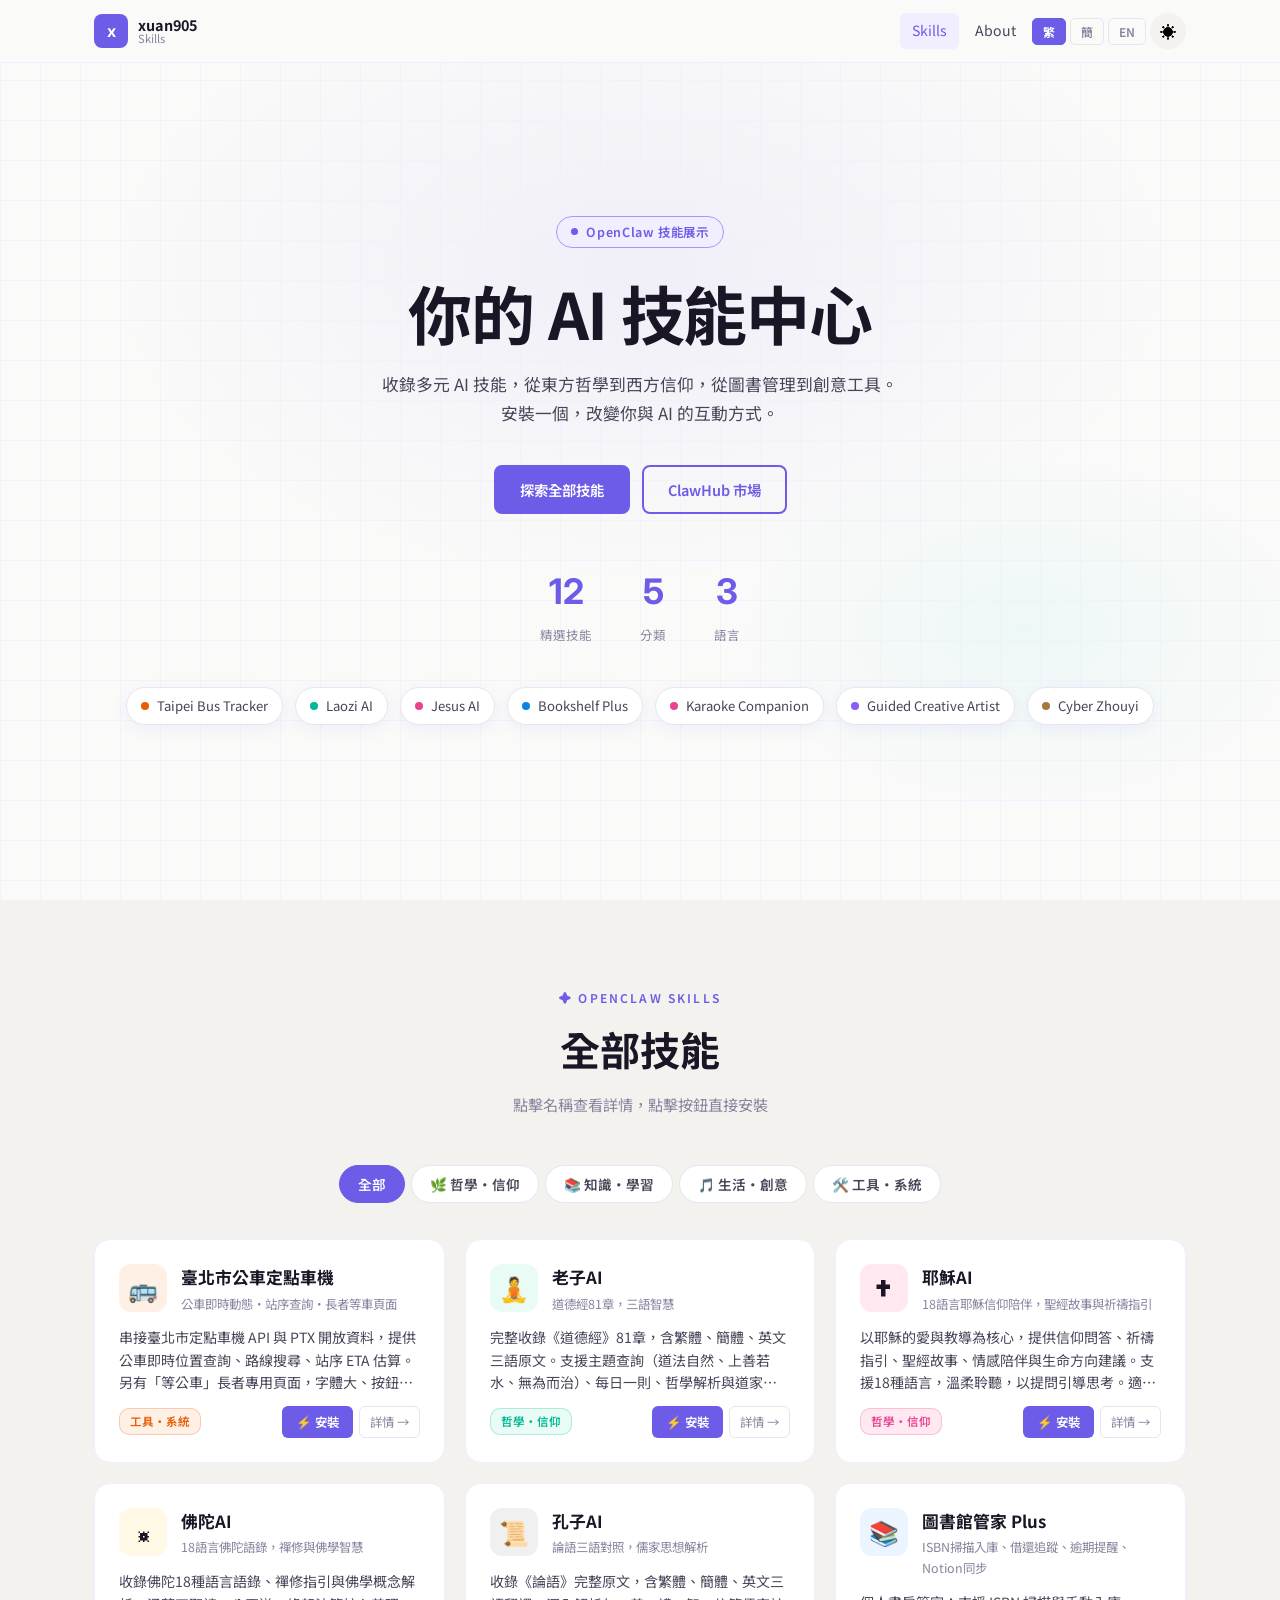
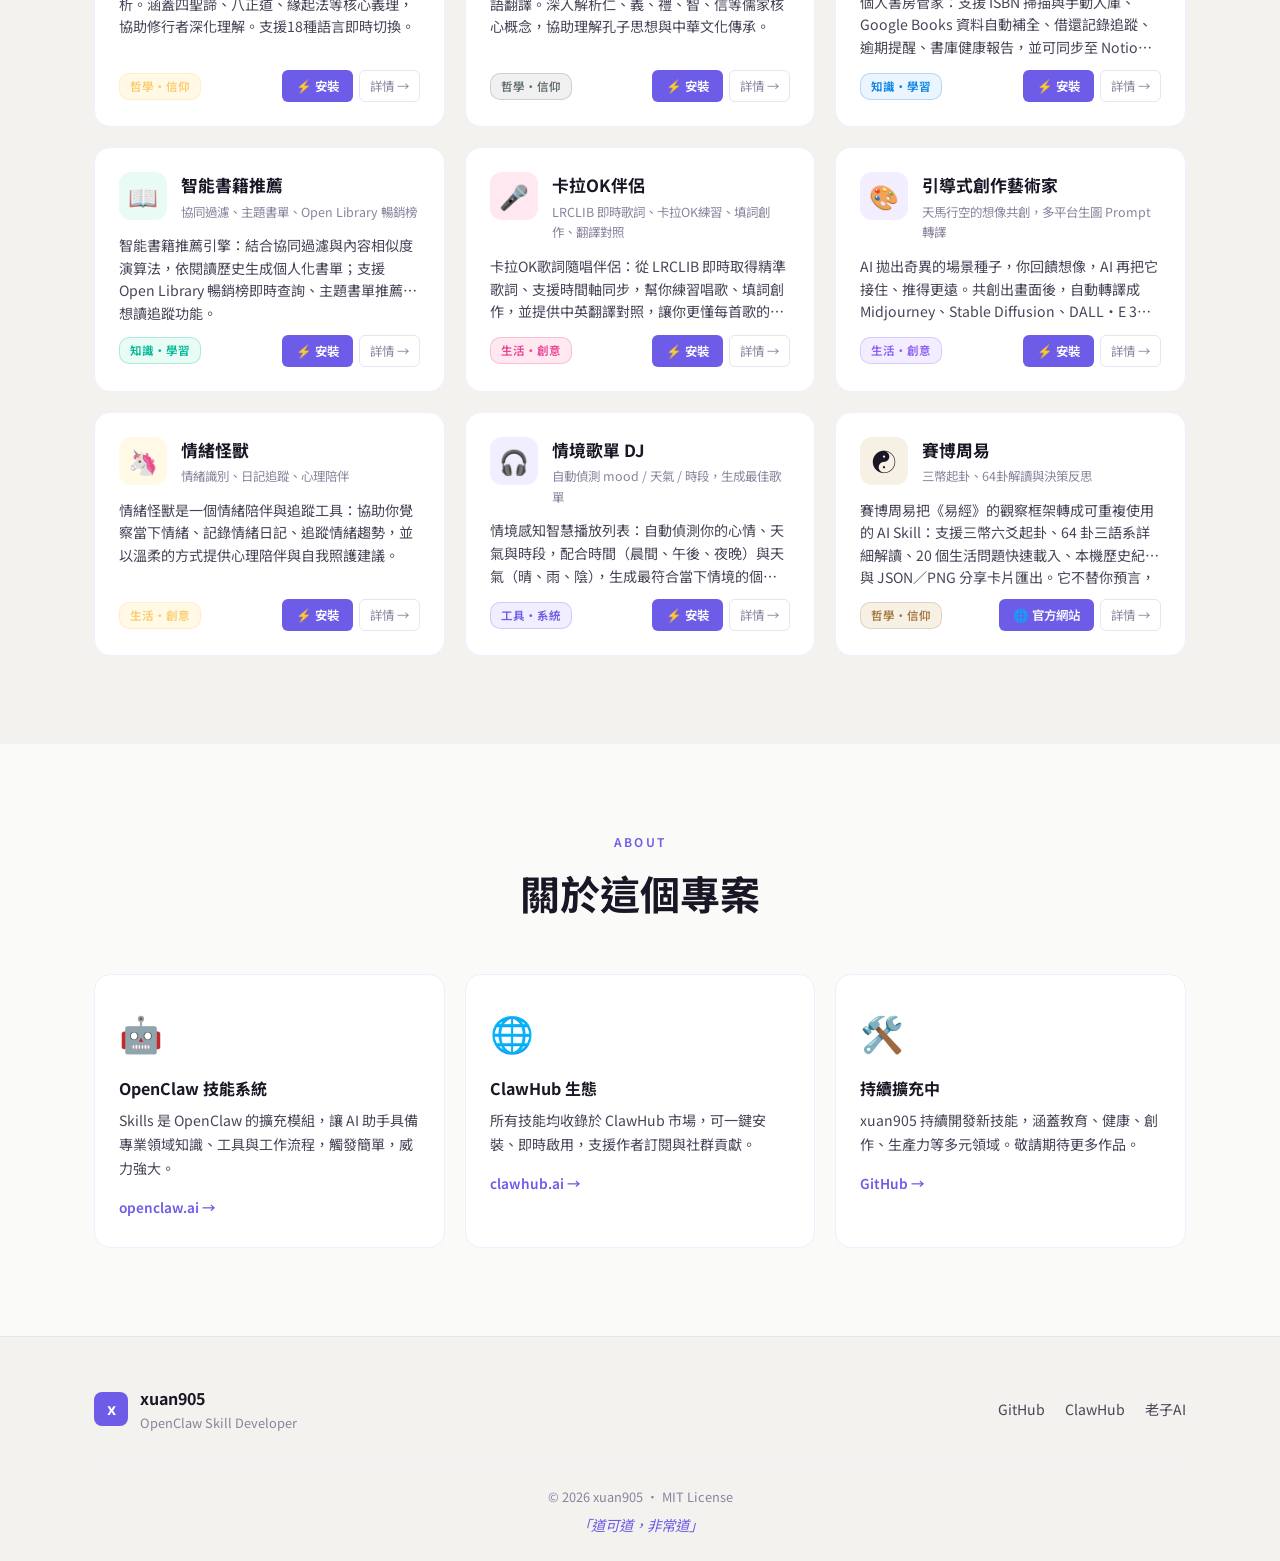
<file: index.html>
﻿<!DOCTYPE html>
<html lang="zh-TW">
<head>
  <meta charset="UTF-8">
  <meta name="viewport" content="width=device-width, initial-scale=1.0">
  <title>xuan905 Skills · OpenClaw 技能中心</title>
  <meta name="description" content="xuan905 的 OpenClaw AI 技能中心，收錄老子AI、耶穌AI、佛陀AI、圖書館管家、卡拉OK伴侶等實用技能。">
  <link rel="preconnect" href="https://fonts.googleapis.com">
  <link href="https://fonts.googleapis.com/css2?family=Noto+Sans+TC:wght@400;500;600;700&family=Noto+Sans+SC:wght@400;500;600;700&family=Inter:wght@400;500;600;700&family=JetBrains+Mono:wght@400;500&display=swap" rel="stylesheet">
  <link rel="stylesheet" href="style.css">
</head>
<body>

  <!-- ===== NAV ===== -->
  <nav class="navbar" id="navbar">
    <div class="nav-inner">
      <a href="#" class="nav-logo">
        <div class="logo-mark">x</div>
        <div class="logo-text">
          <span class="logo-name">xuan905</span>
          <span class="logo-sub">Skills</span>
        </div>
      </a>
      <button class="nav-toggle" id="navToggle" aria-label="Menu">
        <span></span><span></span><span></span>
      </button>
      <ul class="nav-links" id="navLinks">
        <li><a href="#skills" class="active">Skills</a></li>
        <li><a href="#about">About</a></li>
        <li class="lang-group">
          <button class="lang-btn active" data-lang="zh-TW">繁</button>
          <button class="lang-btn" data-lang="zh-CN">簡</button>
          <button class="lang-btn" data-lang="en">EN</button>
        </li>
        <li>
          <button class="theme-btn" id="themeBtn" aria-label="Toggle theme">
            <span id="themeIcon">☀️</span>
          </button>
        </li>
      </ul>
    </div>
  </nav>

  <!-- ===== HERO ===== -->
  <section class="hero" id="home">
    <div class="hero-bg-grid"></div>
    <div class="hero-content">
      <div class="hero-badge">
        <span class="badge-dot"></span>
        <span data-i18n="hero.badge">OpenClaw Skill Showcase</span>
      </div>
      <h1 class="hero-title">
        <span data-i18n="hero.title">你的 AI 技能中心</span>
      </h1>
      <p class="hero-desc" data-i18n="hero.desc">
        收錄多元 AI 技能，從東方哲學到西方信仰，從圖書管理到創意工具。<br>
        安裝一個，改變你與 AI 的互動方式。
      </p>
      <div class="hero-actions">
        <a href="#skills" class="btn btn-primary" data-i18n="hero.btnBrowse">探索全部技能</a>
        <a href="https://clawhub.ai" target="_blank" class="btn btn-outline" data-i18n="hero.btnClawhub">ClawHub 市場</a>
      </div>
      <div class="hero-stats">
        <div class="stat">
          <strong id="skillCount">8</strong>
          <span data-i18n="hero.statSkills">精選技能</span>
        </div>
        <div class="stat">
          <strong>5</strong>
          <span data-i18n="hero.statCats">分類</span>
        </div>
        <div class="stat">
          <strong>3</strong>
          <span data-i18n="hero.statLang">語言</span>
        </div>
      </div>
    </div>
    <div class="hero-cards-preview" id="heroCards">
      <!-- JS 動態生成 -->
    </div>
  </section>

  <!-- ===== SKILLS ===== -->
  <section class="section skills-section" id="skills">
    <div class="container">
      <div class="section-header">
        <p class="section-eyebrow" data-i18n="skills.eyebrow">✦ OpenClaw Skills</p>
        <h2 class="section-title" data-i18n="skills.title">全部技能</h2>
        <p class="section-desc" data-i18n="skills.desc">點擊名稱查看詳情，點擊按鈕直接安裝</p>
      </div>

      <!-- Category Filters -->
      <div class="category-tabs" id="categoryTabs">
        <button class="cat-tab active" data-cat="all" data-i18n="skills.catAll">全部</button>
        <button class="cat-tab" data-cat="philosophy" data-i18n="skills.catPhilosophy">🌿 哲學・信仰</button>
        <button class="cat-tab" data-cat="knowledge" data-i18n="skills.catKnowledge">📚 知識・學習</button>
        <button class="cat-tab" data-cat="life" data-i18n="skills.catLife">🎵 生活・創意</button>
        <button class="cat-tab" data-cat="tools" data-i18n="skills.catTools">🛠️ 工具・系統</button>
      </div>

      <!-- Skills Grid -->
      <div class="skills-grid" id="skillsGrid"></div>
    </div>
  </section>

  <!-- ===== SKILL DETAIL MODAL ===== -->
  <div class="modal-overlay" id="skillModal">
    <div class="modal" role="dialog">
      <button class="modal-close" id="modalClose">✕</button>
      <div class="modal-body" id="modalBody"></div>
    </div>
  </div>

  <!-- ===== ABOUT ===== -->
  <section class="section about-section" id="about">
    <div class="container">
      <div class="section-header">
        <p class="section-eyebrow">About</p>
        <h2 class="section-title" data-i18n="about.title">關於這個專案</h2>
      </div>
      <div class="about-grid">
        <div class="about-card">
          <div class="about-icon">🤖</div>
          <h3 data-i18n="about.card1Title">OpenClaw 技能系統</h3>
          <p data-i18n="about.card1Desc">Skills 是 OpenClaw 的擴充模組，讓 AI 助手具備專業領域知識、工具與工作流程，觸發簡單，威力強大。</p>
          <a href="https://openclaw.ai" target="_blank" class="about-link">openclaw.ai →</a>
        </div>
        <div class="about-card">
          <div class="about-icon">🌐</div>
          <h3 data-i18n="about.card2Title">ClawHub 生態</h3>
          <p data-i18n="about.card2Desc">所有技能均收錄於 ClawHub 市場，可一鍵安裝、即時啟用，支援作者訂閱與社群貢獻。</p>
          <a href="https://clawhub.ai" target="_blank" class="about-link">clawhub.ai →</a>
        </div>
        <div class="about-card">
          <div class="about-icon">🛠️</div>
          <h3 data-i18n="about.card3Title">持續擴充中</h3>
          <p data-i18n="about.card3Desc">xuan905 持續開發新技能，涵蓋教育、健康、創作、生產力等多元領域。敬請期待更多作品。</p>
          <a href="https://github.com/xuan905" target="_blank" class="about-link">GitHub →</a>
        </div>
      </div>
    </div>
  </section>

  <!-- ===== FOOTER ===== -->
  <footer class="footer">
    <div class="container">
      <div class="footer-inner">
        <div class="footer-brand">
          <div class="logo-mark">x</div>
          <div>
            <p class="footer-name">xuan905</p>
            <p class="footer-sub" data-i18n="footer.sub">OpenClaw Skill Developer</p>
          </div>
        </div>
        <div class="footer-links">
          <a href="https://github.com/xuan905" target="_blank" data-i18n="footer.github">GitHub</a>
          <a href="https://clawhub.ai" target="_blank" data-i18n="footer.clawhub">ClawHub</a>
          <a href="https://xuan905.github.io/laozi-ai-skill/" target="_blank" data-i18n="footer.laozi">老子AI</a>
        </div>
      </div>
      <div class="footer-bottom">
        <p>© 2026 xuan905 · MIT License</p>
        <p class="footer-quote" data-i18n="footer.quote">「道可道，非常道」</p>
      </div>
    </div>
  </footer>

  <script src="data.js?v=7084de1"></script>
  <script src="app.js?v=7084de1"></script>
</body>
</html>
</file>
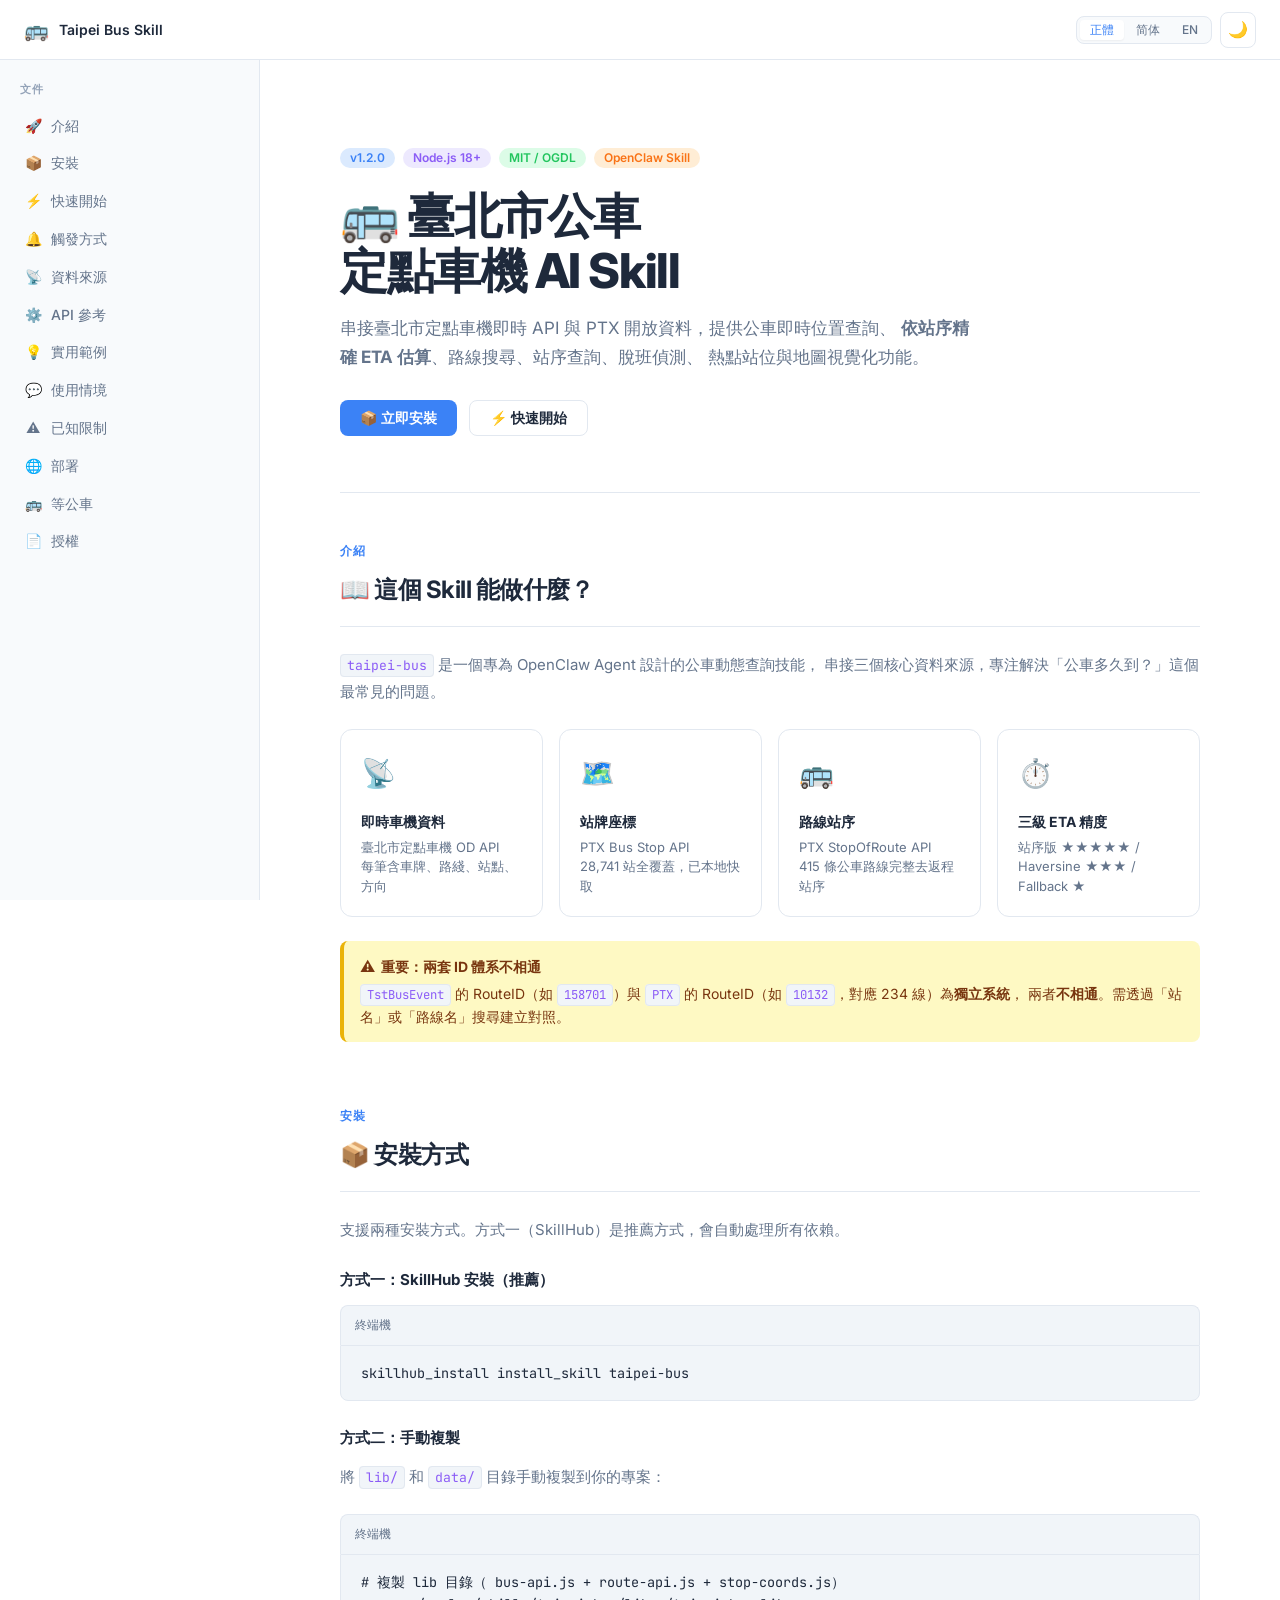
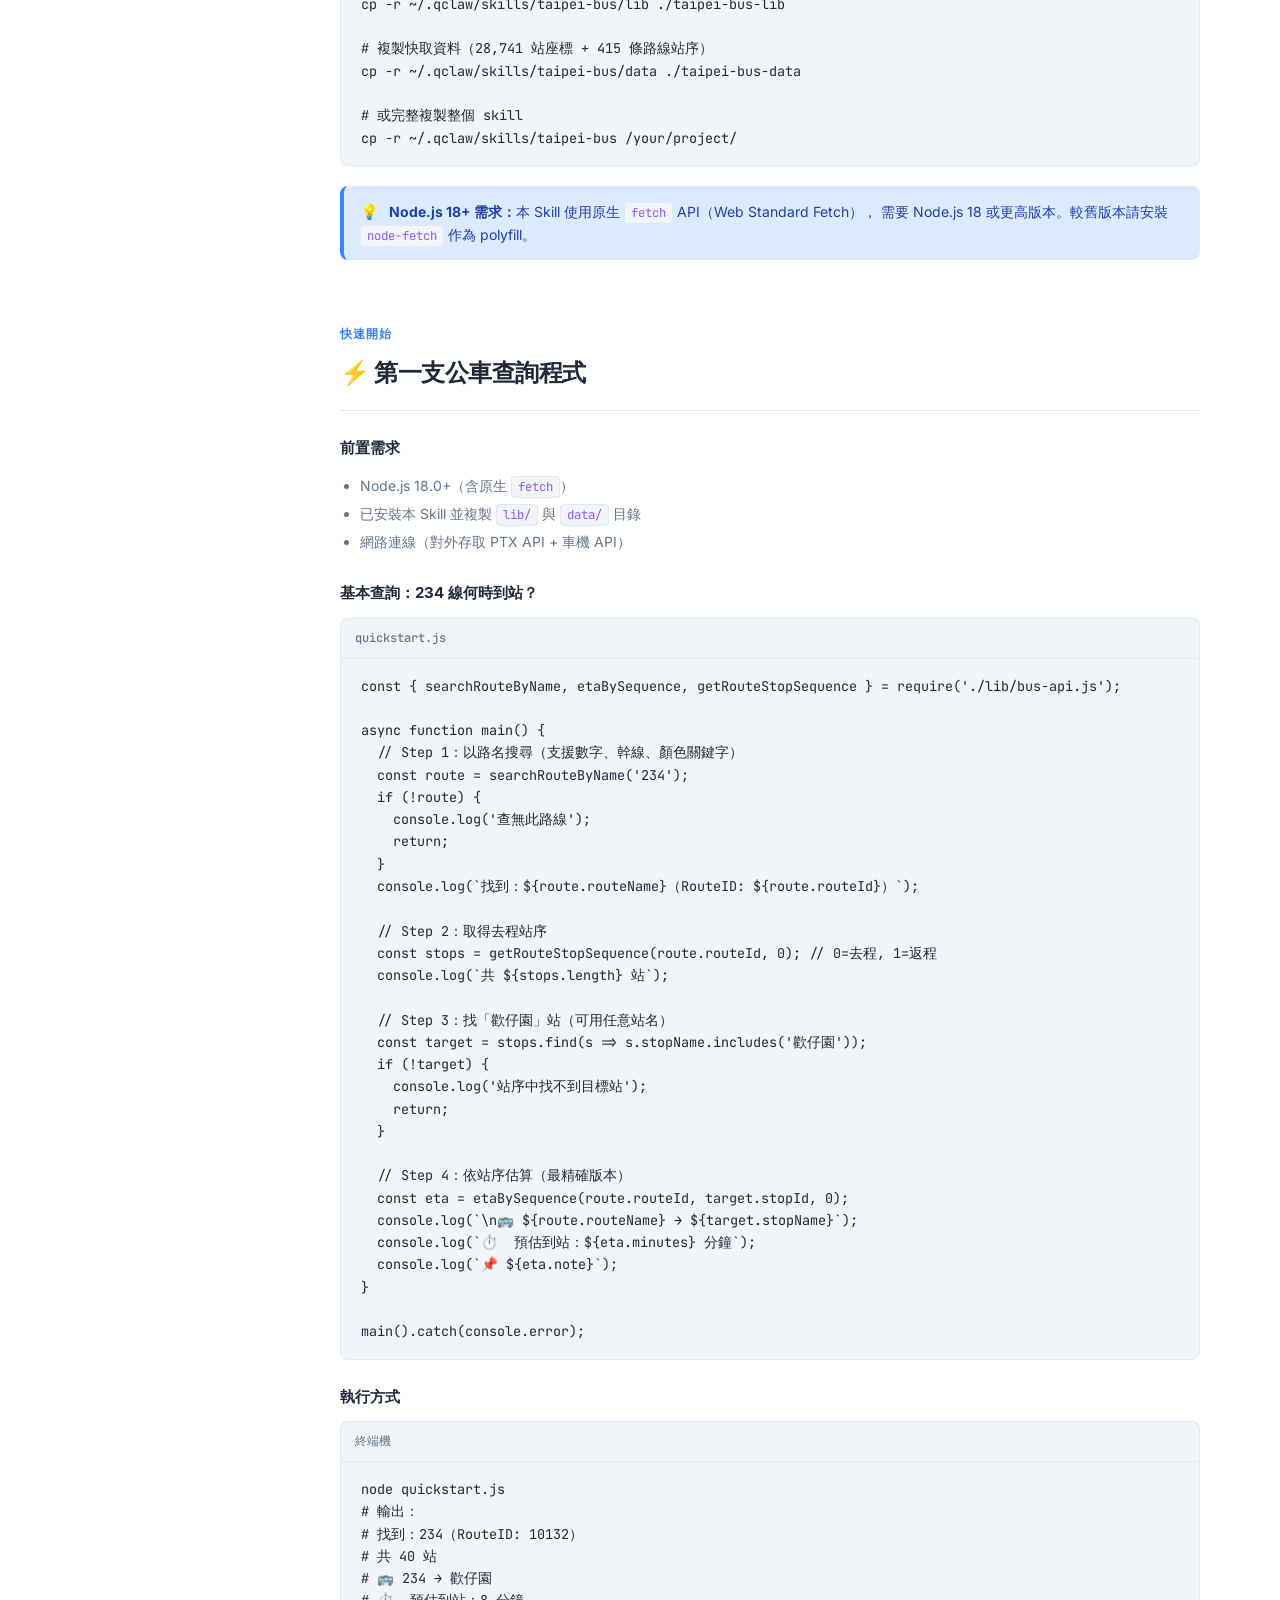
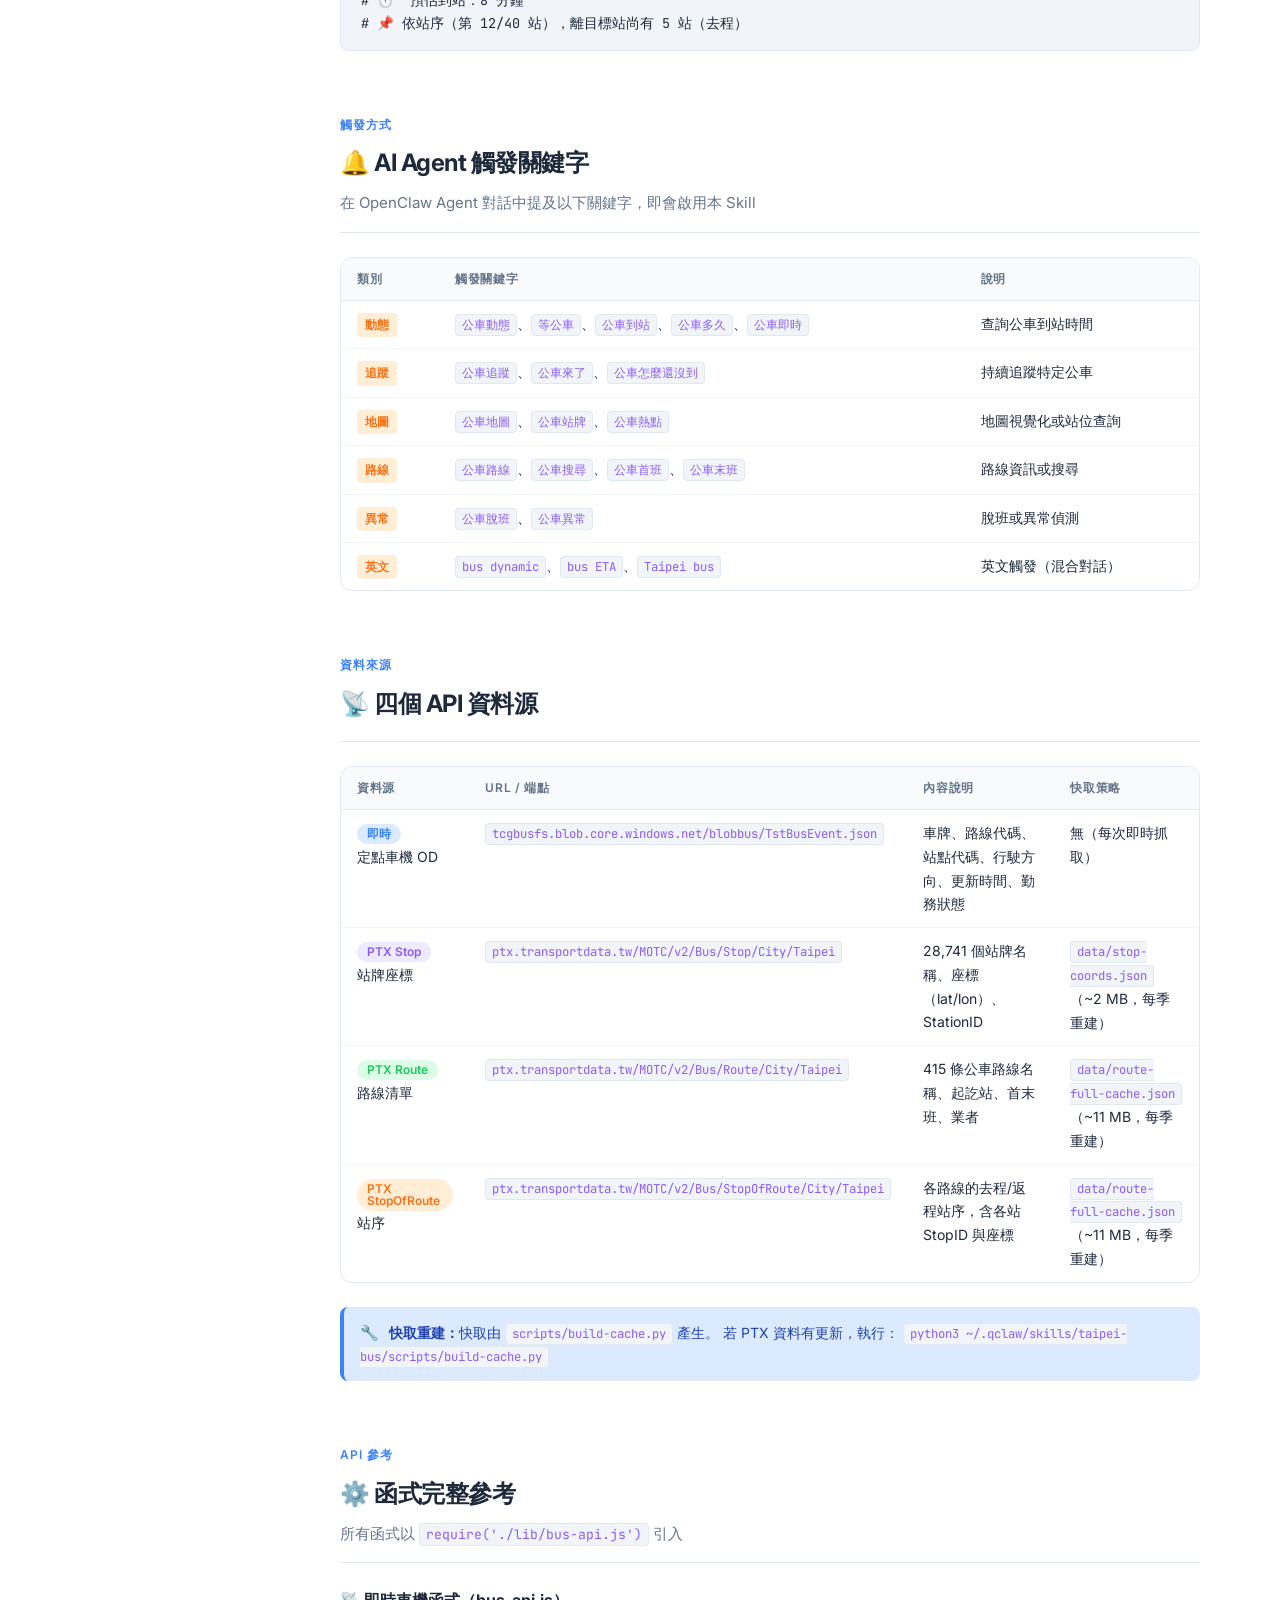
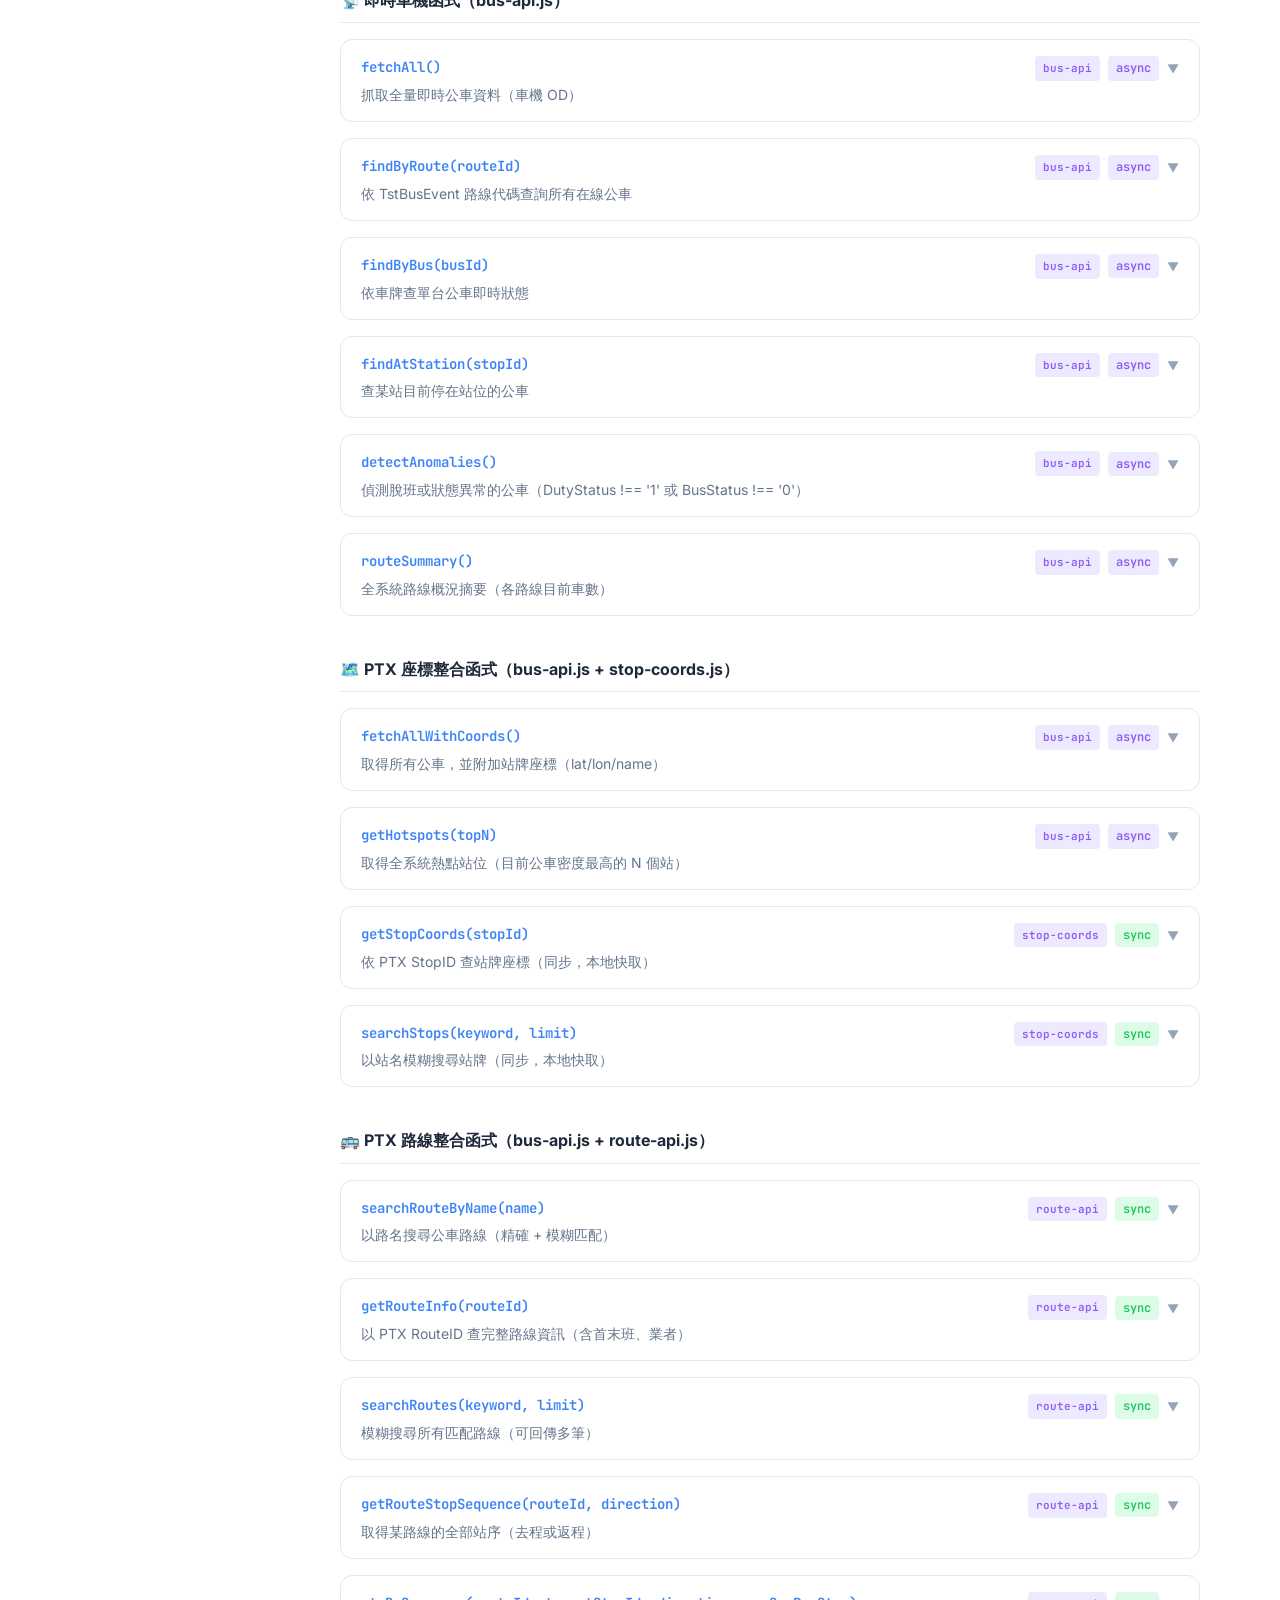
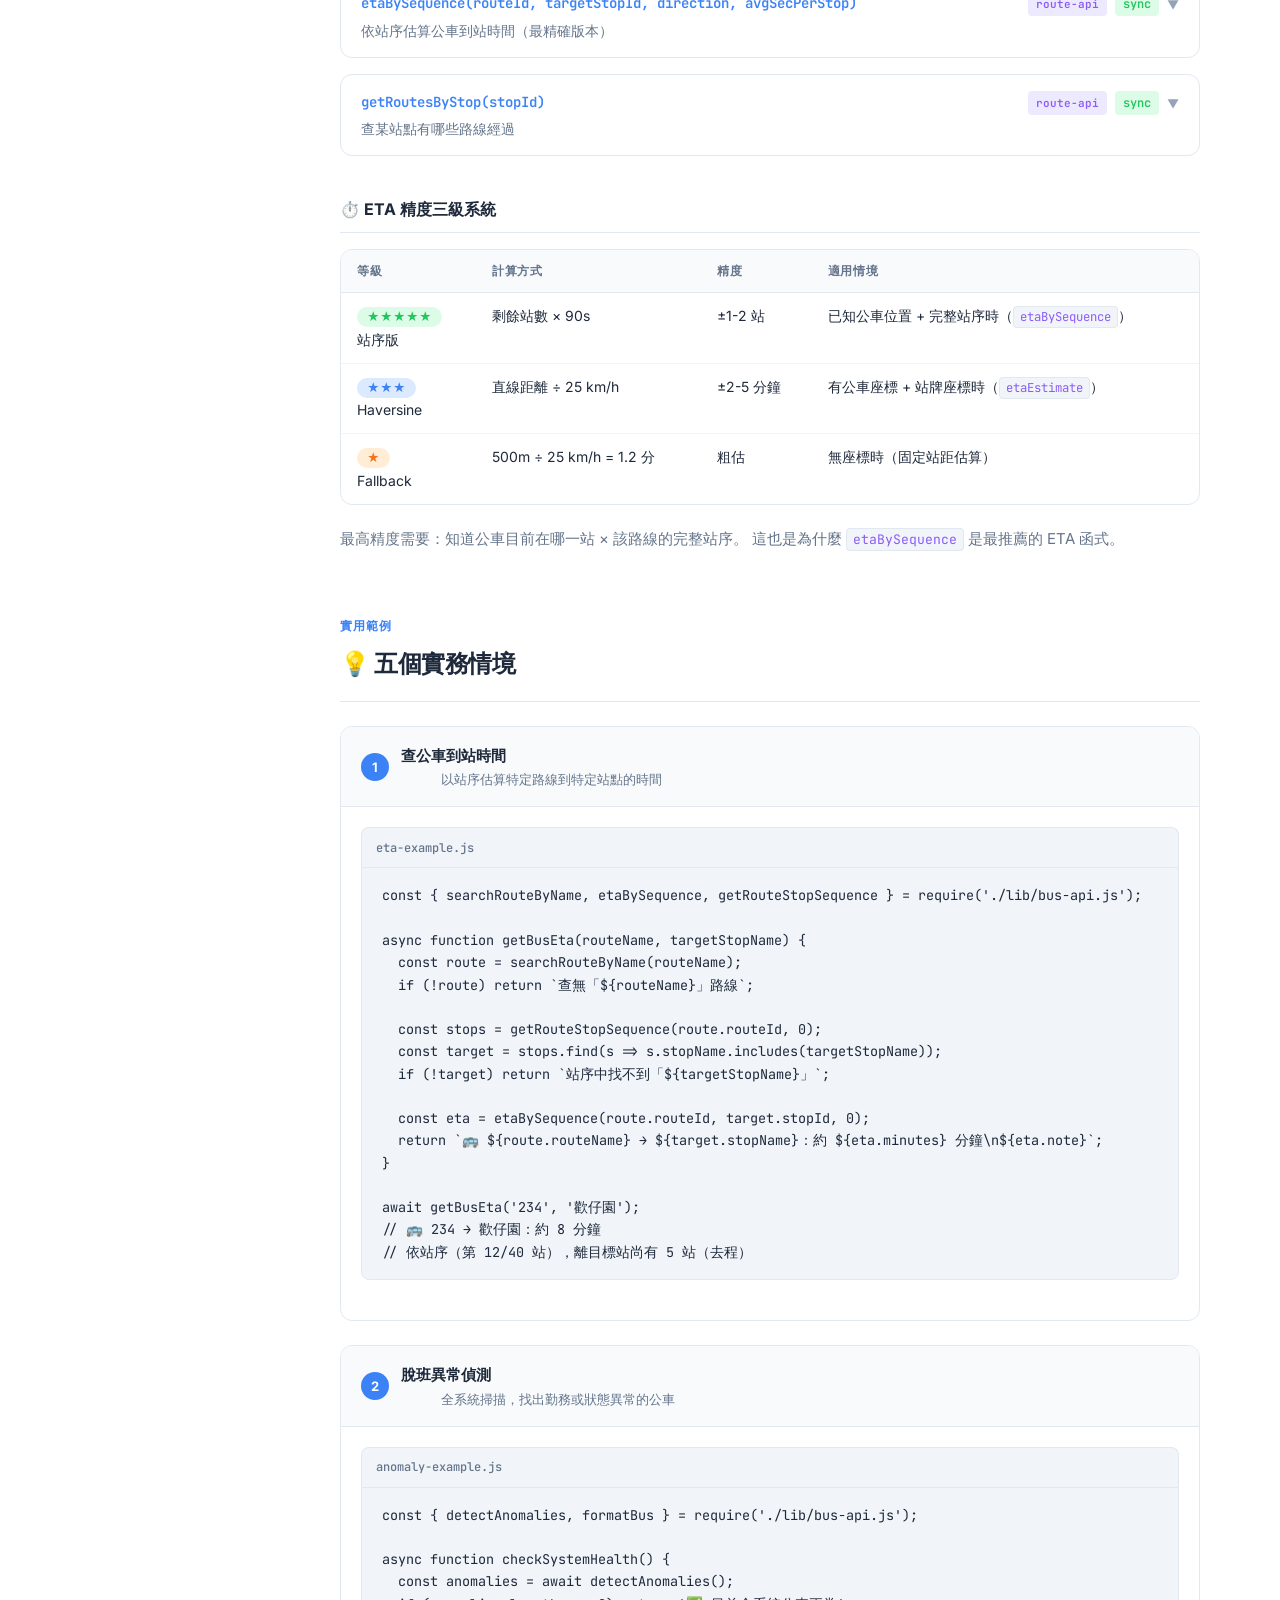
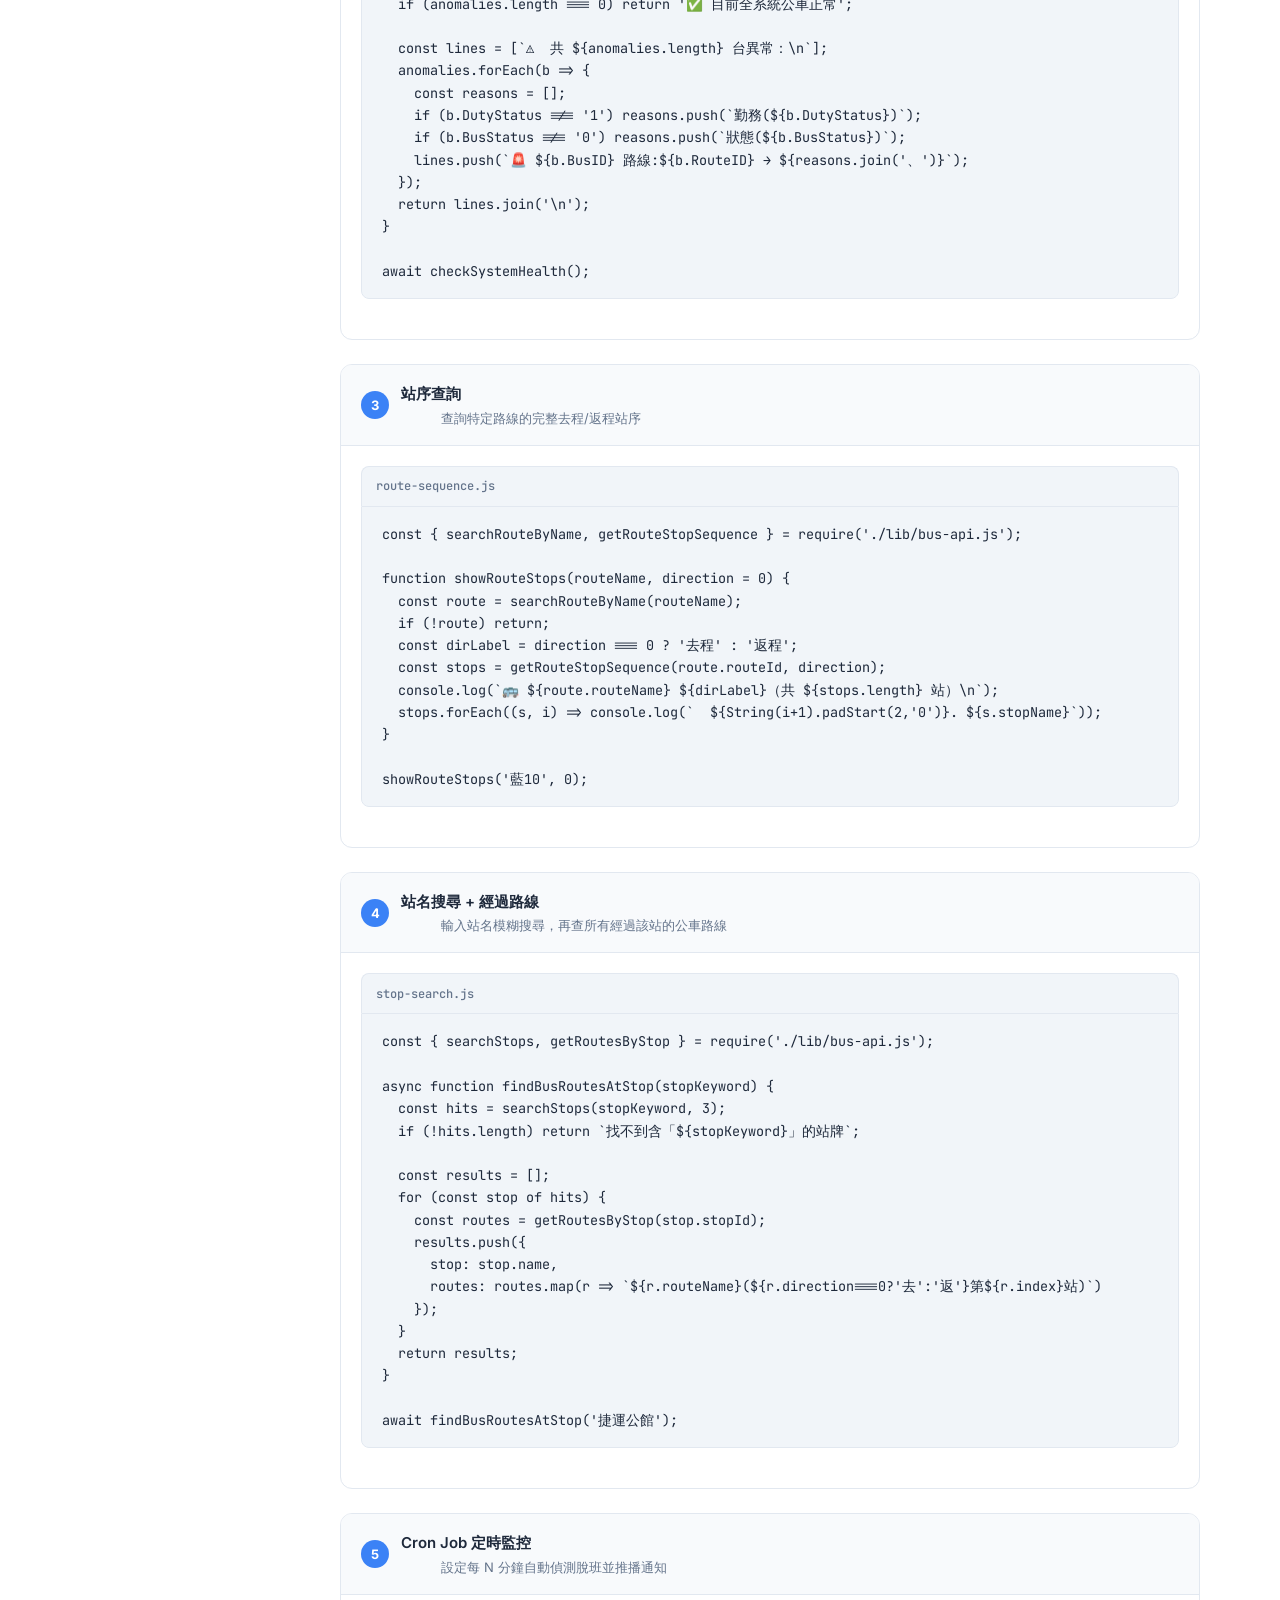
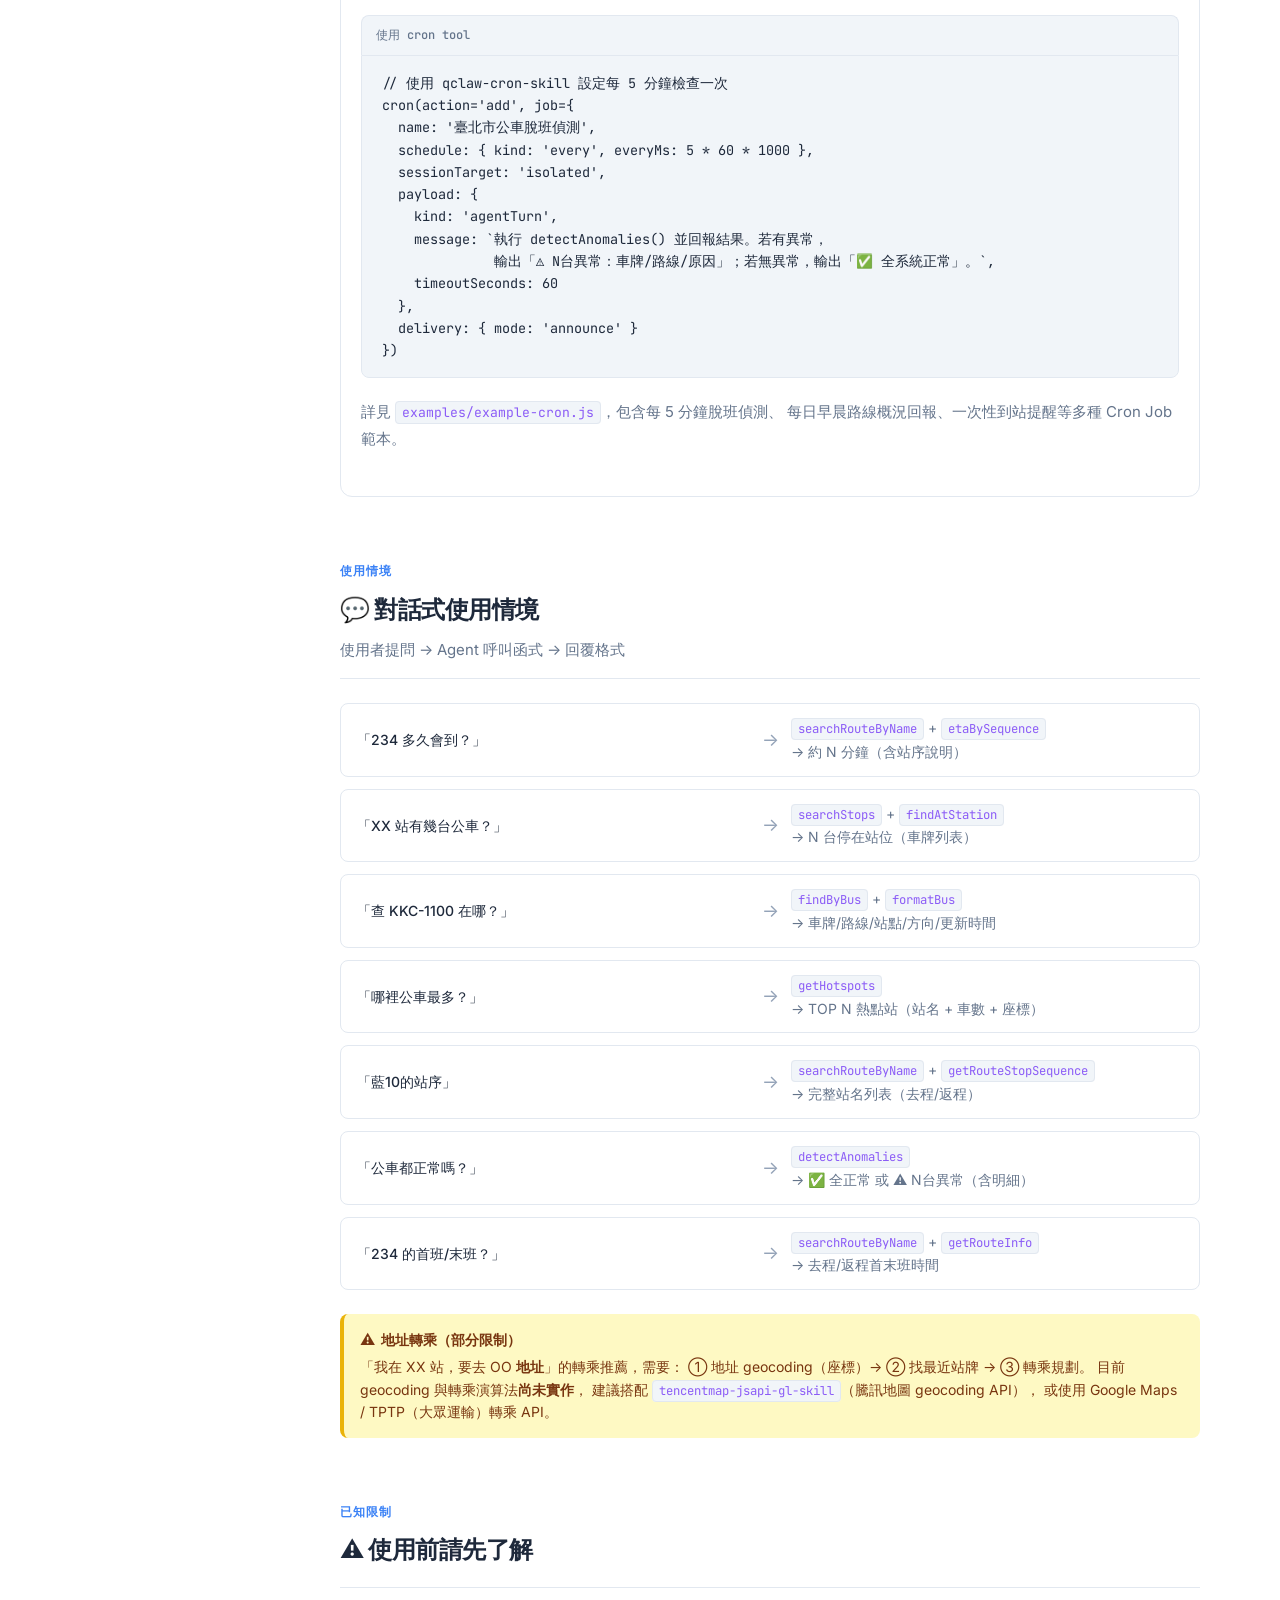
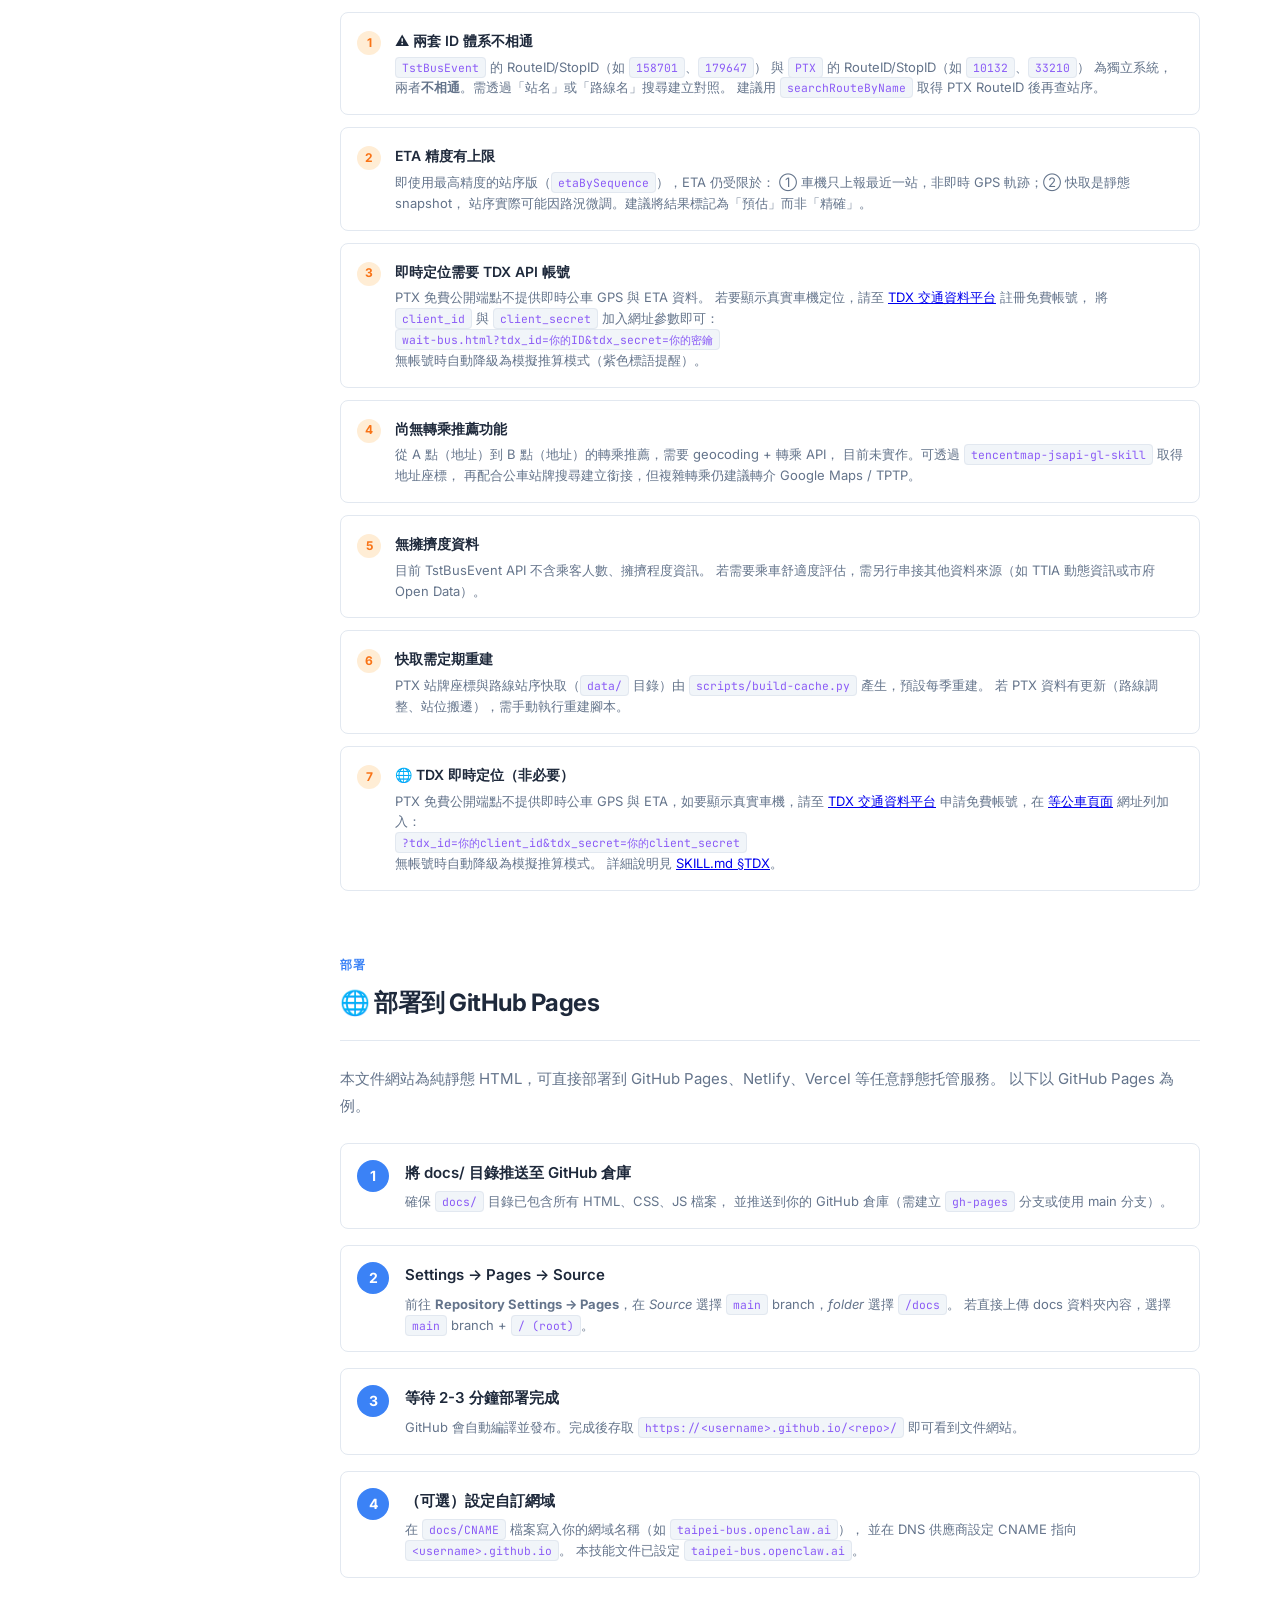
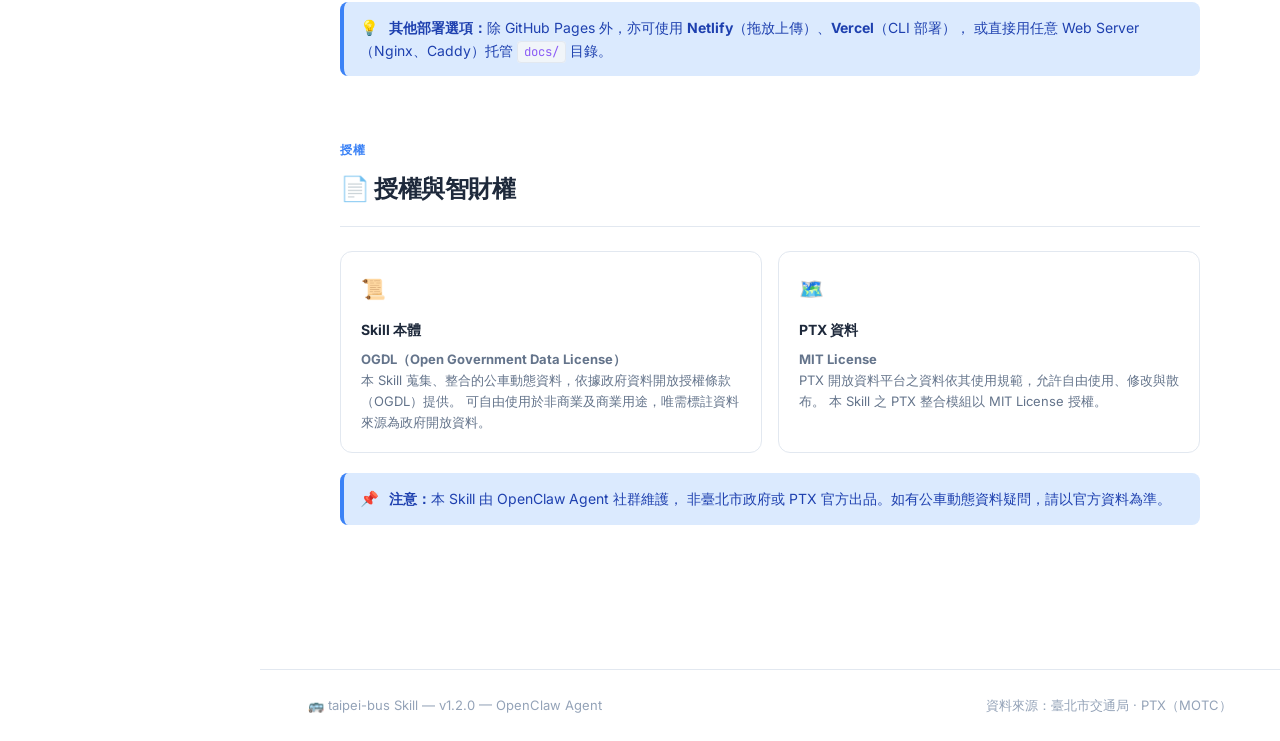
<file: bus/index.html>
<!DOCTYPE html>
<html lang="zh-TW" data-theme="light">
<head>
  <meta charset="UTF-8">
  <meta name="viewport" content="width=device-width, initial-scale=1.0">
  <title>🚌 臺北市公車定點車機 AI Skill — OpenClaw</title>
  <meta name="description" content="臺北市公車即時動態查詢 AI Skill，串接定點車機 API + PTX，整合 ETA 估算、脫班偵測、路名搜尋、站序查詢。">
  <meta property="og:title" content="臺北市公車定點車機 AI Skill">
  <meta property="og:description" content="即時車位查詢 × 依站序精確 ETA × 路線資訊 × 地圖視覺化 × 脫班偵測">
  <meta property="og:type" content="website">
  <link rel="stylesheet" href="assets/css/style.css">
  <link rel="icon" href="data:image/svg+xml,<svg xmlns='http://www.w3.org/2000/svg' viewBox='0 0 100 100'><text y='.9em' font-size='90'>🚌</text></svg>">
</head>
<body>

  <!-- Header -->
  <header class="site-header">
    <a href="index.html" class="header-brand">
      <span class="header-logo">🚌</span>
      <span class="header-title">Taipei Bus Skill</span>
    </a>

    <div class="header-actions">
      <!-- Language Switcher -->
      <nav class="lang-switcher" aria-label="選擇語言">
        <button class="lang-btn active" data-lang="zh-TW">正體</button>
        <button class="lang-btn" data-lang="zh-CN">简体</button>
        <button class="lang-btn" data-lang="en">EN</button>
      </nav>

      <!-- Theme Toggle -->
      <button class="theme-toggle" id="themeToggle" aria-label="切換主題">🌙</button>

      <!-- Mobile Menu -->
      <button class="mobile-menu-btn" id="mobileMenuBtn" aria-label="開啟選單">☰</button>
    </div>
  </header>

  <!-- Sidebar Overlay (mobile) -->
  <div class="sidebar-overlay" id="sidebarOverlay"></div>

  <div class="layout">

    <!-- Sidebar -->
    <aside class="sidebar" id="sidebar" role="navigation" aria-label="文件導航">
      <div class="sidebar-section">
        <div class="sidebar-section-title">文件</div>
        <ul class="sidebar-nav">
          <li><a href="#intro" class="sidebar-link active"><span class="nav-icon">🚀</span> 介紹</a></li>
          <li><a href="#installation" class="sidebar-link"><span class="nav-icon">📦</span> 安裝</a></li>
          <li><a href="#quickstart" class="sidebar-link"><span class="nav-icon">⚡</span> 快速開始</a></li>
          <li><a href="#trigger" class="sidebar-link"><span class="nav-icon">🔔</span> 觸發方式</a></li>
          <li><a href="#data-sources" class="sidebar-link"><span class="nav-icon">📡</span> 資料來源</a></li>
          <li><a href="#api-reference" class="sidebar-link"><span class="nav-icon">⚙️</span> API 參考</a></li>
          <li><a href="#examples" class="sidebar-link"><span class="nav-icon">💡</span> 實用範例</a></li>
          <li><a href="#use-cases" class="sidebar-link"><span class="nav-icon">💬</span> 使用情境</a></li>
          <li><a href="#limitations" class="sidebar-link"><span class="nav-icon">⚠️</span> 已知限制</a></li>
          <li><a href="#deployment" class="sidebar-link"><span class="nav-icon">🌐</span> 部署</a></li>
          <li><a href="wait-bus.html" class="sidebar-link"><span class="nav-icon">🚌</span> 等公車</a></li>
          <li><a href="#license" class="sidebar-link"><span class="nav-icon">📄</span> 授權</a></li>
        </ul>
      </div>
    </aside>

    <!-- Main Content -->
    <main class="main-content">
      <div class="content-wrapper">

        <!-- Hero -->
        <section class="hero" id="hero">
          <div class="hero-badge-row">
            <span class="badge badge-blue">v1.2.0</span>
            <span class="badge badge-purple">Node.js 18+</span>
            <span class="badge badge-green">MIT / OGDL</span>
            <span class="badge badge-orange">OpenClaw Skill</span>
          </div>
          <h1 class="hero-title">🚌 臺北市公車<br>定點車機 AI Skill</h1>
          <p class="hero-description">
            串接臺北市定點車機即時 API 與 PTX 開放資料，提供公車即時位置查詢、
            <strong>依站序精確 ETA 估算</strong>、路線搜尋、站序查詢、脫班偵測、
            熱點站位與地圖視覺化功能。
          </p>
          <div class="hero-actions">
            <a href="#installation" class="btn btn-primary">📦 立即安裝</a>
            <a href="#quickstart" class="btn btn-secondary">⚡ 快速開始</a>
          </div>
        </section>

        <!-- ══════════════════════════════════════
             1. 介紹
        ══════════════════════════════════════ -->
        <section class="section" id="intro">
          <div class="section-header">
            <div class="section-eyebrow">介紹</div>
            <h2 class="section-title">📖 這個 Skill 能做什麼？</h2>
          </div>
          <p class="section-intro">
            <code>taipei-bus</code> 是一個專為 OpenClaw Agent 設計的公車動態查詢技能，
            串接三個核心資料來源，專注解決「公車多久到？」這個最常見的問題。
          </p>

          <div class="info-grid">
            <div class="info-card">
              <div class="info-card-icon">📡</div>
              <div class="info-card-title">即時車機資料</div>
              <div class="info-card-value">臺北市定點車機 OD API<br>每筆含車牌、路綫、站點、方向</div>
            </div>
            <div class="info-card">
              <div class="info-card-icon">🗺️</div>
              <div class="info-card-title">站牌座標</div>
              <div class="info-card-value">PTX Bus Stop API<br>28,741 站全覆蓋，已本地快取</div>
            </div>
            <div class="info-card">
              <div class="info-card-icon">🚌</div>
              <div class="info-card-title">路線站序</div>
              <div class="info-card-value">PTX StopOfRoute API<br>415 條公車路線完整去返程站序</div>
            </div>
            <div class="info-card">
              <div class="info-card-icon">⏱️</div>
              <div class="info-card-title">三級 ETA 精度</div>
              <div class="info-card-value">站序版 ★★★★★ / Haversine ★★★ / Fallback ★</div>
            </div>
          </div>

          <div class="alert alert-warning">
            <div class="alert-title"><span class="alert-icon">⚠️</span>重要：兩套 ID 體系不相通</div>
            <p>
              <code>TstBusEvent</code> 的 RouteID（如 <code>158701</code>）與
              <code>PTX</code> 的 RouteID（如 <code>10132</code>，對應 234 線）為<strong>獨立系統</strong>，
              兩者<strong>不相通</strong>。需透過「站名」或「路線名」搜尋建立對照。
            </p>
          </div>
        </section>

        <!-- ══════════════════════════════════════
             2. 安裝
        ══════════════════════════════════════ -->
        <section class="section" id="installation">
          <div class="section-header">
            <div class="section-eyebrow">安裝</div>
            <h2 class="section-title">📦 安裝方式</h2>
          </div>
          <p class="section-intro">
            支援兩種安裝方式。方式一（SkillHub）是推薦方式，會自動處理所有依賴。
          </p>

          <h3 style="font-size:15px;font-weight:700;margin-bottom:12px;color:var(--text-primary);">方式一：SkillHub 安裝（推薦）</h3>
          <div class="code-wrapper">
            <div class="code-header">
              <span>終端機</span>
              <button class="copy-btn">📋 複製</button>
            </div>
            <pre><code>skillhub_install install_skill taipei-bus</code></pre>
          </div>

          <h3 style="font-size:15px;font-weight:700;margin:24px 0 12px;color:var(--text-primary);">方式二：手動複製</h3>
          <p class="section-intro">將 <code>lib/</code> 和 <code>data/</code> 目錄手動複製到你的專案：</p>
          <div class="code-wrapper">
            <div class="code-header">
              <span>終端機</span>
              <button class="copy-btn">📋 複製</button>
            </div>
            <pre><code># 複製 lib 目錄（ bus-api.js + route-api.js + stop-coords.js）
cp -r ~/.qclaw/skills/taipei-bus/lib ./taipei-bus-lib

# 複製快取資料（28,741 站座標 + 415 條路線站序）
cp -r ~/.qclaw/skills/taipei-bus/data ./taipei-bus-data

# 或完整複製整個 skill
cp -r ~/.qclaw/skills/taipei-bus /your/project/</code></pre>
          </div>

          <div class="alert alert-info">
            <span class="alert-icon">💡</span>
            <strong>Node.js 18+ 需求：</strong>本 Skill 使用原生 <code>fetch</code> API（Web Standard Fetch），
            需要 Node.js 18 或更高版本。較舊版本請安裝 <code>node-fetch</code> 作為 polyfill。
          </div>
        </section>

        <!-- ══════════════════════════════════════
             3. 快速開始
        ══════════════════════════════════════ -->
        <section class="section" id="quickstart">
          <div class="section-header">
            <div class="section-eyebrow">快速開始</div>
            <h2 class="section-title">⚡ 第一支公車查詢程式</h2>
          </div>

          <h3 style="font-size:15px;font-weight:700;margin-bottom:12px;">前置需求</h3>
          <ul style="font-size:14px;color:var(--text-secondary);margin-bottom:24px;padding-left:20px;line-height:2;">
            <li>Node.js 18.0+（含原生 <code>fetch</code>）</li>
            <li>已安裝本 Skill 並複製 <code>lib/</code> 與 <code>data/</code> 目錄</li>
            <li>網路連線（對外存取 PTX API + 車機 API）</li>
          </ul>

          <h3 style="font-size:15px;font-weight:700;margin-bottom:12px;">基本查詢：234 線何時到站？</h3>
          <div class="code-wrapper">
            <div class="code-header">
              <span>quickstart.js</span>
              <button class="copy-btn">📋 複製</button>
            </div>
            <pre><code>const { searchRouteByName, etaBySequence, getRouteStopSequence } = require('./lib/bus-api.js');

async function main() {
  // Step 1：以路名搜尋（支援數字、幹線、顏色關鍵字）
  const route = searchRouteByName('234');
  if (!route) {
    console.log('查無此路線');
    return;
  }
  console.log(`找到：${route.routeName}（RouteID: ${route.routeId}）`);

  // Step 2：取得去程站序
  const stops = getRouteStopSequence(route.routeId, 0); // 0=去程, 1=返程
  console.log(`共 ${stops.length} 站`);

  // Step 3：找「歡仔園」站（可用任意站名）
  const target = stops.find(s => s.stopName.includes('歡仔園'));
  if (!target) {
    console.log('站序中找不到目標站');
    return;
  }

  // Step 4：依站序估算（最精確版本）
  const eta = etaBySequence(route.routeId, target.stopId, 0);
  console.log(`\n🚌 ${route.routeName} → ${target.stopName}`);
  console.log(`⏱️  預估到站：${eta.minutes} 分鐘`);
  console.log(`📌 ${eta.note}`);
}

main().catch(console.error);</code></pre>
          </div>

          <h3 style="font-size:15px;font-weight:700;margin:24px 0 12px;">執行方式</h3>
          <div class="code-wrapper">
            <div class="code-header">
              <span>終端機</span>
              <button class="copy-btn">📋 複製</button>
            </div>
            <pre><code>node quickstart.js
# 輸出：
# 找到：234（RouteID: 10132）
# 共 40 站
# 🚌 234 → 歡仔園
# ⏱️  預估到站：8 分鐘
# 📌 依站序（第 12/40 站），離目標站尚有 5 站（去程）</code></pre>
          </div>
        </section>

        <!-- ══════════════════════════════════════
             4. 觸發方式
        ══════════════════════════════════════ -->
        <section class="section" id="trigger">
          <div class="section-header">
            <div class="section-eyebrow">觸發方式</div>
            <h2 class="section-title">🔔 AI Agent 觸發關鍵字</h2>
            <p class="section-subtitle">在 OpenClaw Agent 對話中提及以下關鍵字，即會啟用本 Skill</p>
          </div>

          <div class="table-wrapper">
            <table>
              <thead>
                <tr>
                  <th>類別</th>
                  <th>觸發關鍵字</th>
                  <th>說明</th>
                </tr>
              </thead>
              <tbody>
                <tr>
                  <td><span class="tag tag-string">動態</span></td>
                  <td><code>公車動態</code>、<code>等公車</code>、<code>公車到站</code>、<code>公車多久</code>、<code>公車即時</code></td>
                  <td>查詢公車到站時間</td>
                </tr>
                <tr>
                  <td><span class="tag tag-string">追蹤</span></td>
                  <td><code>公車追蹤</code>、<code>公車來了</code>、<code>公車怎麼還沒到</code></td>
                  <td>持續追蹤特定公車</td>
                </tr>
                <tr>
                  <td><span class="tag tag-string">地圖</span></td>
                  <td><code>公車地圖</code>、<code>公車站牌</code>、<code>公車熱點</code></td>
                  <td>地圖視覺化或站位查詢</td>
                </tr>
                <tr>
                  <td><span class="tag tag-string">路線</span></td>
                  <td><code>公車路線</code>、<code>公車搜尋</code>、<code>公車首班</code>、<code>公車末班</code></td>
                  <td>路線資訊或搜尋</td>
                </tr>
                <tr>
                  <td><span class="tag tag-string">異常</span></td>
                  <td><code>公車脫班</code>、<code>公車異常</code></td>
                  <td>脫班或異常偵測</td>
                </tr>
                <tr>
                  <td><span class="tag tag-string">英文</span></td>
                  <td><code>bus dynamic</code>、<code>bus ETA</code>、<code>Taipei bus</code></td>
                  <td>英文觸發（混合對話）</td>
                </tr>
              </tbody>
            </table>
          </div>
        </section>

        <!-- ══════════════════════════════════════
             5. 資料來源
        ══════════════════════════════════════ -->
        <section class="section" id="data-sources">
          <div class="section-header">
            <div class="section-eyebrow">資料來源</div>
            <h2 class="section-title">📡 四個 API 資料源</h2>
          </div>

          <div class="table-wrapper">
            <table>
              <thead>
                <tr>
                  <th>資料源</th>
                  <th>URL / 端點</th>
                  <th>內容說明</th>
                  <th>快取策略</th>
                </tr>
              </thead>
              <tbody>
                <tr>
                  <td><span class="badge badge-blue">即時</span><br>定點車機 OD</td>
                  <td><code>tcgbusfs.blob.core.windows.net/blobbus/TstBusEvent.json</code></td>
                  <td>車牌、路線代碼、站點代碼、行駛方向、更新時間、勤務狀態</td>
                  <td>無（每次即時抓取）</td>
                </tr>
                <tr>
                  <td><span class="badge badge-purple">PTX Stop</span><br>站牌座標</td>
                  <td><code>ptx.transportdata.tw/MOTC/v2/Bus/Stop/City/Taipei</code></td>
                  <td>28,741 個站牌名稱、座標（lat/lon）、StationID</td>
                  <td><code>data/stop-coords.json</code>（~2 MB，每季重建）</td>
                </tr>
                <tr>
                  <td><span class="badge badge-green">PTX Route</span><br>路線清單</td>
                  <td><code>ptx.transportdata.tw/MOTC/v2/Bus/Route/City/Taipei</code></td>
                  <td>415 條公車路線名稱、起訖站、首末班、業者</td>
                  <td><code>data/route-full-cache.json</code>（~11 MB，每季重建）</td>
                </tr>
                <tr>
                  <td><span class="badge badge-orange">PTX StopOfRoute</span><br>站序</td>
                  <td><code>ptx.transportdata.tw/MOTC/v2/Bus/StopOfRoute/City/Taipei</code></td>
                  <td>各路線的去程/返程站序，含各站 StopID 與座標</td>
                  <td><code>data/route-full-cache.json</code>（~11 MB，每季重建）</td>
                </tr>
              </tbody>
            </table>
          </div>

          <div class="alert alert-info">
            <span class="alert-icon">🔧</span>
            <strong>快取重建：</strong>快取由 <code>scripts/build-cache.py</code> 產生。
            若 PTX 資料有更新，執行：
            <code>python3 ~/.qclaw/skills/taipei-bus/scripts/build-cache.py</code>
          </div>
        </section>

        <!-- ══════════════════════════════════════
             6. API 參考
        ══════════════════════════════════════ -->
        <section class="section" id="api-reference">
          <div class="section-header">
            <div class="section-eyebrow">API 參考</div>
            <h2 class="section-title">⚙️ 函式完整參考</h2>
            <p class="section-subtitle">所有函式以 <code>require('./lib/bus-api.js')</code> 引入</p>
          </div>

          <!-- ── 即時車機 ── -->
          <h3 style="font-size:16px;font-weight:700;margin-bottom:16px;padding-bottom:8px;border-bottom:1px solid var(--border);color:var(--text-primary);">
            📡 即時車機函式（bus-api.js）
          </h3>

          <div class="function-list">

            <!-- fetchAll -->
            <div class="function-card">
              <div class="function-card-header">
                <div>
                  <div class="function-name">fetchAll()</div>
                  <div class="function-desc">抓取全量即時公車資料（車機 OD）</div>
                </div>
                <div style="display:flex;gap:8px;align-items:center;">
                  <span class="function-module-tag">bus-api</span>
                  <span class="tag tag-promise">async</span>
                  <span class="chevron">▼</span>
                </div>
              </div>
              <div class="function-body">
                <div class="return-info">
                  <strong>回傳：</strong><code>Promise&lt;BusRecord[]&gt;</code> — 按更新時間倒序排列的公車陣列
                </div>
                <h4 style="font-size:13px;font-weight:700;margin-bottom:8px;">參數</h4>
                <div class="table-wrapper" style="margin-bottom:16px;">
                  <table class="param-table">
                    <thead><tr><th>參數</th><th>類型</th><th>預設值</th><th>說明</th></tr></thead>
                    <tbody>
                      <tr><td>—</td><td>—</td><td>—</td><td>無參數</td></tr>
                    </tbody>
                  </table>
                </div>
                <h4 style="font-size:13px;font-weight:700;margin-bottom:8px;">範例</h4>
                <div class="code-wrapper">
                  <div class="code-header"><span>javascript</span><button class="copy-btn">📋 複製</button></div>
                  <pre><code>const { fetchAll } = require('./lib/bus-api.js');

const buses = await fetchAll();
console.log(`全系統共 ${buses.length} 台公車在線`);
buses.slice(0, 3).forEach(b => console.log(b.BusID, b.RouteID, b.StopID));</code></pre>
                </div>
              </div>
            </div>

            <!-- findByRoute -->
            <div class="function-card">
              <div class="function-card-header">
                <div>
                  <div class="function-name">findByRoute(routeId)</div>
                  <div class="function-desc">依 TstBusEvent 路線代碼查詢所有在線公車</div>
                </div>
                <div style="display:flex;gap:8px;align-items:center;">
                  <span class="function-module-tag">bus-api</span>
                  <span class="tag tag-promise">async</span>
                  <span class="chevron">▼</span>
                </div>
              </div>
              <div class="function-body">
                <div class="return-info">
                  <strong>回傳：</strong><code>Promise&lt;BusRecord[]&gt;</code> — 該路線所有在線公車
                </div>
                <h4 style="font-size:13px;font-weight:700;margin-bottom:8px;">參數</h4>
                <div class="table-wrapper" style="margin-bottom:16px;">
                  <table class="param-table">
                    <thead><tr><th>參數</th><th>類型</th><th>說明</th></tr></thead>
                    <tbody>
                      <tr><td><code>routeId</code></td><td><span class="tag tag-string">string</span></td><td>TstBusEvent 路線代碼（如 <code>'158701'</code>）⚠️ 非 PTX RouteID</td></tr>
                    </tbody>
                  </table>
                </div>
                <div class="alert alert-warning" style="margin-bottom:12px;">
                  <span class="alert-icon">⚠️</span>這裡的 <code>routeId</code> 是 TstBusEvent 體系的代碼（如 <code>158701</code>），
                  不是 PTX RouteID（如 <code>10132</code>）。建議先用 <code>searchRouteByName</code> 確認。
                </div>
                <div class="code-wrapper">
                  <div class="code-header"><span>javascript</span><button class="copy-btn">📋 複製</button></div>
                  <pre><code>const { findByRoute } = require('./lib/bus-api.js');

const buses = await findByRoute('158701');
console.log(`路線 ${buses.length} 台公車在線`);
buses.forEach(b => console.log(`${b.BusID} 在 ${b.StopID}`));</code></pre>
                </div>
              </div>
            </div>

            <!-- findByBus -->
            <div class="function-card">
              <div class="function-card-header">
                <div>
                  <div class="function-name">findByBus(busId)</div>
                  <div class="function-desc">依車牌查單台公車即時狀態</div>
                </div>
                <div style="display:flex;gap:8px;align-items:center;">
                  <span class="function-module-tag">bus-api</span>
                  <span class="tag tag-promise">async</span>
                  <span class="chevron">▼</span>
                </div>
              </div>
              <div class="function-body">
                <div class="return-info">
                  <strong>回傳：</strong><code>Promise&lt;BusRecord | null&gt;</code> — 找不到時回傳 <code>null</code>
                </div>
                <h4 style="font-size:13px;font-weight:700;margin-bottom:8px;">參數</h4>
                <div class="table-wrapper" style="margin-bottom:16px;">
                  <table class="param-table">
                    <thead><tr><th>參數</th><th>類型</th><th>說明</th></tr></thead>
                    <tbody>
                      <tr><td><code>busId</code></td><td><span class="tag tag-string">string</span></td><td>車牌號碼（如 <code>'KKC-1100'</code>）</td></tr>
                    </tbody>
                  </table>
                </div>
                <div class="code-wrapper">
                  <div class="code-header"><span>javascript</span><button class="copy-btn">📋 複製</button></div>
                  <pre><code>const { findByBus, formatBus } = require('./lib/bus-api.js');

const bus = await findByBus('KKC-1100');
if (bus) {
  console.log(formatBus(bus, true));
} else {
  console.log('查無此車牌或車機未上線');
}</code></pre>
                </div>
              </div>
            </div>

            <!-- findAtStation -->
            <div class="function-card">
              <div class="function-card-header">
                <div>
                  <div class="function-name">findAtStation(stopId)</div>
                  <div class="function-desc">查某站目前停在站位的公車</div>
                </div>
                <div style="display:flex;gap:8px;align-items:center;">
                  <span class="function-module-tag">bus-api</span>
                  <span class="tag tag-promise">async</span>
                  <span class="chevron">▼</span>
                </div>
              </div>
              <div class="function-body">
                <div class="return-info">
                  <strong>回傳：</strong><code>Promise&lt;BusRecord[]&gt;</code> — <code>CarOnStop === '1'</code> 的公車陣列
                </div>
                <h4 style="font-size:13px;font-weight:700;margin-bottom:8px;">參數</h4>
                <div class="table-wrapper" style="margin-bottom:16px;">
                  <table class="param-table">
                    <thead><tr><th>參數</th><th>類型</th><th>說明</th></tr></thead>
                    <tbody>
                      <tr><td><code>stopId</code></td><td><span class="tag tag-string">string</span></td><td>站點代碼（TstBusEvent StopID）</td></tr>
                    </tbody>
                  </table>
                </div>
                <div class="code-wrapper">
                  <div class="code-header"><span>javascript</span><button class="copy-btn">📋 複製</button></div>
                  <pre><code>const { findAtStation } = require('./lib/bus-api.js');

// 查 179647 站有幾台公車停在站位
const buses = await findAtStation('179647');
console.log(`站位 ${buses.length} 台停在站位`);
buses.forEach(b => console.log(b.BusID, b.RouteID));</code></pre>
                </div>
              </div>
            </div>

            <!-- detectAnomalies -->
            <div class="function-card">
              <div class="function-card-header">
                <div>
                  <div class="function-name">detectAnomalies()</div>
                  <div class="function-desc">偵測脫班或狀態異常的公車（DutyStatus !== '1' 或 BusStatus !== '0'）</div>
                </div>
                <div style="display:flex;gap:8px;align-items:center;">
                  <span class="function-module-tag">bus-api</span>
                  <span class="tag tag-promise">async</span>
                  <span class="chevron">▼</span>
                </div>
              </div>
              <div class="function-body">
                <div class="return-info">
                  <strong>回傳：</strong><code>Promise&lt;BusRecord[]&gt;</code> — 異常公車陣列，空陣列表示全系統正常
                </div>
                <h4 style="font-size:13px;font-weight:700;margin-bottom:8px;">參數</h4>
                <div class="table-wrapper" style="margin-bottom:16px;">
                  <table class="param-table">
                    <thead><tr><th>參數</th><th>類型</th><th>預設值</th><th>說明</th></tr></thead>
                    <tbody>
                      <tr><td>—</td><td>—</td><td>—</td><td>無參數</td></tr>
                    </tbody>
                  </table>
                </div>
                <div class="code-wrapper">
                  <div class="code-header"><span>javascript</span><button class="copy-btn">📋 複製</button></div>
                  <pre><code>const { detectAnomalies, formatBus } = require('./lib/bus-api.js');

const anomalies = await detectAnomalies();
if (anomalies.length === 0) {
  console.log('✅ 全系統正常');
} else {
  console.log(`⚠️ ${anomalies.length} 台異常`);
  anomalies.forEach(b => console.log(formatBus(b)));
}</code></pre>
                </div>
              </div>
            </div>

            <!-- routeSummary -->
            <div class="function-card">
              <div class="function-card-header">
                <div>
                  <div class="function-name">routeSummary()</div>
                  <div class="function-desc">全系統路線概況摘要（各路線目前車數）</div>
                </div>
                <div style="display:flex;gap:8px;align-items:center;">
                  <span class="function-module-tag">bus-api</span>
                  <span class="tag tag-promise">async</span>
                  <span class="chevron">▼</span>
                </div>
              </div>
              <div class="function-body">
                <div class="return-info">
                  <strong>回傳：</strong><code>Promise&lt;{[routeId]: {count, buses[]}}&gt;</code>
                </div>
                <div class="code-wrapper">
                  <div class="code-header"><span>javascript</span><button class="copy-btn">📋 複製</button></div>
                  <pre><code>const { routeSummary } = require('./lib/bus-api.js');

const summary = await routeSummary();
// 找出目前車數最多的前 5 條路線
const top5 = Object.entries(summary)
  .sort(([,a],[,b]) => b.count - a.count)
  .slice(0, 5);

top5.forEach(([routeId, {count}]) => {
  console.log(`路線 ${routeId}: ${count} 台`);
});</code></pre>
                </div>
              </div>
            </div>

          </div>

          <!-- ── PTX 座標 ── -->
          <h3 style="font-size:16px;font-weight:700;margin:40px 0 16px;padding-bottom:8px;border-bottom:1px solid var(--border);color:var(--text-primary);">
            🗺️ PTX 座標整合函式（bus-api.js + stop-coords.js）
          </h3>

          <div class="function-list">

            <!-- fetchAllWithCoords -->
            <div class="function-card">
              <div class="function-card-header">
                <div>
                  <div class="function-name">fetchAllWithCoords()</div>
                  <div class="function-desc">取得所有公車，並附加站牌座標（lat/lon/name）</div>
                </div>
                <div style="display:flex;gap:8px;align-items:center;">
                  <span class="function-module-tag">bus-api</span>
                  <span class="tag tag-promise">async</span>
                  <span class="chevron">▼</span>
                </div>
              </div>
              <div class="function-body">
                <div class="return-info">
                  <strong>回傳：</strong><code>Promise&lt;EnrichedBusRecord[]&gt;</code> — 每筆記錄附加 <code>_stopCoords</code> 欄位
                </div>
                <div class="code-wrapper">
                  <div class="code-header"><span>javascript</span><button class="copy-btn">📋 複製</button></div>
                  <pre><code>const { fetchAllWithCoords } = require('./lib/bus-api.js');

const buses = await fetchAllWithCoords();
const first = buses[0];
console.log(first.BusID, first.RouteID);
console.log('📍', first._stopCoords?.name,
  `(${first._stopCoords?.lat?.toFixed(5)}, ${first._stopCoords?.lon?.toFixed(5)})`);</code></pre>
                </div>
              </div>
            </div>

            <!-- getHotspots -->
            <div class="function-card">
              <div class="function-card-header">
                <div>
                  <div class="function-name">getHotspots(topN)</div>
                  <div class="function-desc">取得全系統熱點站位（目前公車密度最高的 N 個站）</div>
                </div>
                <div style="display:flex;gap:8px;align-items:center;">
                  <span class="function-module-tag">bus-api</span>
                  <span class="tag tag-promise">async</span>
                  <span class="chevron">▼</span>
                </div>
              </div>
              <div class="function-body">
                <div class="return-info">
                  <strong>回傳：</strong><code>Promise&lt;Array&lt;{stopId, stopName, lat, lon, count}&gt;&gt;</code>
                </div>
                <h4 style="font-size:13px;font-weight:700;margin-bottom:8px;">參數</h4>
                <div class="table-wrapper" style="margin-bottom:16px;">
                  <table class="param-table">
                    <thead><tr><th>參數</th><th>類型</th><th>預設值</th><th>說明</th></tr></thead>
                    <tbody>
                      <tr><td><code>topN</code></td><td><span class="tag tag-number">number</span></td><td><code>10</code></td><td>回傳前 N 個熱點站</td></tr>
                    </tbody>
                  </table>
                </div>
                <div class="code-wrapper">
                  <div class="code-header"><span>javascript</span><button class="copy-btn">📋 複製</button></div>
                  <pre><code>const { getHotspots } = require('./lib/bus-api.js');

const hotspots = await getHotspots(5);
hotspots.forEach((h, i) => {
  console.log(`${i+1}. ${h.stopName} — ${h.count} 台`);
  console.log(`   📍 (${h.lat.toFixed(5)}, ${h.lon.toFixed(5)})`);
});</code></pre>
                </div>
              </div>
            </div>

            <!-- getStopCoords -->
            <div class="function-card">
              <div class="function-card-header">
                <div>
                  <div class="function-name">getStopCoords(stopId)</div>
                  <div class="function-desc">依 PTX StopID 查站牌座標（同步，本地快取）</div>
                </div>
                <div style="display:flex;gap:8px;align-items:center;">
                  <span class="function-module-tag">stop-coords</span>
                  <span class="tag tag-sync">sync</span>
                  <span class="chevron">▼</span>
                </div>
              </div>
              <div class="function-body">
                <div class="return-info">
                  <strong>回傳：</strong><code>{name, lat, lon, stationId} | null</code>
                </div>
                <h4 style="font-size:13px;font-weight:700;margin-bottom:8px;">參數</h4>
                <div class="table-wrapper" style="margin-bottom:16px;">
                  <table class="param-table">
                    <thead><tr><th>參數</th><th>類型</th><th>說明</th></tr></thead>
                    <tbody>
                      <tr><td><code>stopId</code></td><td><span class="tag tag-string">string</span></td><td>PTX StopID（如 <code>'33210'</code>，⚠️ 不是 TstBusEvent StopID）</td></tr>
                    </tbody>
                  </table>
                </div>
                <div class="code-wrapper">
                  <div class="code-header"><span>javascript</span><button class="copy-btn">📋 複製</button></div>
                  <pre><code>const { getStopCoords } = require('./lib/bus-api.js');

const coords = getStopCoords('33210');
if (coords) {
  console.log(coords.name); // "公館"
  console.log(coords.lat, coords.lon);
} else {
  console.log('找不到此站牌');
}</code></pre>
                </div>
              </div>
            </div>

            <!-- searchStops -->
            <div class="function-card">
              <div class="function-card-header">
                <div>
                  <div class="function-name">searchStops(keyword, limit)</div>
                  <div class="function-desc">以站名模糊搜尋站牌（同步，本地快取）</div>
                </div>
                <div style="display:flex;gap:8px;align-items:center;">
                  <span class="function-module-tag">stop-coords</span>
                  <span class="tag tag-sync">sync</span>
                  <span class="chevron">▼</span>
                </div>
              </div>
              <div class="function-body">
                <div class="return-info">
                  <strong>回傳：</strong><code>Array&lt;{stopId, name, lat, lon...}&gt;</code>
                </div>
                <h4 style="font-size:13px;font-weight:700;margin-bottom:8px;">參數</h4>
                <div class="table-wrapper" style="margin-bottom:16px;">
                  <table class="param-table">
                    <thead><tr><th>參數</th><th>類型</th><th>預設值</th><th>說明</th></tr></thead>
                    <tbody>
                      <tr><td><code>keyword</code></td><td><span class="tag tag-string">string</span></td><td>—</td><td>站名關鍵字</td></tr>
                      <tr><td><code>limit</code></td><td><span class="tag tag-number">number</span></td><td><code>10</code></td><td>最多回傳筆數</td></tr>
                    </tbody>
                  </table>
                </div>
                <div class="code-wrapper">
                  <div class="code-header"><span>javascript</span><button class="copy-btn">📋 複製</button></div>
                  <pre><code>const { searchStops } = require('./lib/bus-api.js');

const hits = searchStops('捷運', 5);
hits.forEach(s => {
  console.log(`${s.stopId}: ${s.name}`);
  console.log(`  📍 (${s.lat?.toFixed(5)}, ${s.lon?.toFixed(5)})`);
});</code></pre>
                </div>
              </div>
            </div>

          </div>

          <!-- ── PTX 路線 ── -->
          <h3 style="font-size:16px;font-weight:700;margin:40px 0 16px;padding-bottom:8px;border-bottom:1px solid var(--border);color:var(--text-primary);">
            🚌 PTX 路線整合函式（bus-api.js + route-api.js）
          </h3>

          <div class="function-list">

            <!-- searchRouteByName -->
            <div class="function-card">
              <div class="function-card-header">
                <div>
                  <div class="function-name">searchRouteByName(name)</div>
                  <div class="function-desc">以路名搜尋公車路線（精確 + 模糊匹配）</div>
                </div>
                <div style="display:flex;gap:8px;align-items:center;">
                  <span class="function-module-tag">route-api</span>
                  <span class="tag tag-sync">sync</span>
                  <span class="chevron">▼</span>
                </div>
              </div>
              <div class="function-body">
                <div class="return-info">
                  <strong>回傳：</strong><code>RouteInfo | null</code> — 含 <code>routeId</code>, <code>routeName</code>, <code>departure</code>, <code>terminal</code>
                </div>
                <h4 style="font-size:13px;font-weight:700;margin-bottom:8px;">參數</h4>
                <div class="table-wrapper" style="margin-bottom:16px;">
                  <table class="param-table">
                    <thead><tr><th>參數</th><th>類型</th><th>說明</th></tr></thead>
                    <tbody>
                      <tr><td><code>name</code></td><td><span class="tag tag-string">string</span></td><td>路線名（如 <code>'234'</code>、<code>'南京'</code>、<code>'藍10'</code>）</td></tr>
                    </tbody>
                  </table>
                </div>
                <div class="code-wrapper">
                  <div class="code-header"><span>javascript</span><button class="copy-btn">📋 複製</button></div>
                  <pre><code>const { searchRouteByName } = require('./lib/bus-api.js');

const route = searchRouteByName('藍10');
// 或 const route = searchRouteByName('0南');
if (route) {
  console.log(`${route.routeName}（${route.routeId}）`);
  console.log(`${route.departure} → ${route.terminal}`);
}</code></pre>
                </div>
              </div>
            </div>

            <!-- getRouteInfo -->
            <div class="function-card">
              <div class="function-card-header">
                <div>
                  <div class="function-name">getRouteInfo(routeId)</div>
                  <div class="function-desc">以 PTX RouteID 查完整路線資訊（含首末班、業者）</div>
                </div>
                <div style="display:flex;gap:8px;align-items:center;">
                  <span class="function-module-tag">route-api</span>
                  <span class="tag tag-sync">sync</span>
                  <span class="chevron">▼</span>
                </div>
              </div>
              <div class="function-body">
                <div class="return-info">
                  <strong>回傳：</strong><code>RouteInfo | null</code>
                </div>
                <h4 style="font-size:13px;font-weight:700;margin-bottom:8px;">參數</h4>
                <div class="table-wrapper" style="margin-bottom:16px;">
                  <table class="param-table">
                    <thead><tr><th>參數</th><th>類型</th><th>說明</th></tr></thead>
                    <tbody>
                      <tr><td><code>routeId</code></td><td><span class="tag tag-string">string</span></td><td>PTX RouteID（如 <code>'10132'</code>）</td></tr>
                    </tbody>
                  </table>
                </div>
                <div class="code-wrapper">
                  <div class="code-header"><span>javascript</span><button class="copy-btn">📋 複製</button></div>
                  <pre><code>const { getRouteInfo } = require('./lib/bus-api.js');
const { routeApi } = require('./lib/bus-api.js');

const route = getRouteInfo('10132'); // 234線
console.log(routeApi.formatRoute(route));
// 輸出：
// 🚌 路線：234（234）
//    代碼：10132
//    起點：… → 訖點：…
//    去程首班：… / 末班：…</code></pre>
                </div>
              </div>
            </div>

            <!-- searchRoutes -->
            <div class="function-card">
              <div class="function-card-header">
                <div>
                  <div class="function-name">searchRoutes(keyword, limit)</div>
                  <div class="function-desc">模糊搜尋所有匹配路線（可回傳多筆）</div>
                </div>
                <div style="display:flex;gap:8px;align-items:center;">
                  <span class="function-module-tag">route-api</span>
                  <span class="tag tag-sync">sync</span>
                  <span class="chevron">▼</span>
                </div>
              </div>
              <div class="function-body">
                <div class="return-info">
                  <strong>回傳：</strong><code>RouteInfo[]</code>
                </div>
                <h4 style="font-size:13px;font-weight:700;margin-bottom:8px;">參數</h4>
                <div class="table-wrapper" style="margin-bottom:16px;">
                  <table class="param-table">
                    <thead><tr><th>參數</th><th>類型</th><th>預設值</th><th>說明</th></tr></thead>
                    <tbody>
                      <tr><td><code>keyword</code></td><td><span class="tag tag-string">string</span></td><td>—</td><td>關鍵字</td></tr>
                      <tr><td><code>limit</code></td><td><span class="tag tag-number">number</span></td><td><code>10</code></td><td>最多回傳筆數</td></tr>
                    </tbody>
                  </table>
                </div>
                <div class="code-wrapper">
                  <div class="code-header"><span>javascript</span><button class="copy-btn">📋 複製</button></div>
                  <pre><code>const { searchRoutes } = require('./lib/bus-api.js');

const routes = searchRoutes('藍', 5);
routes.forEach(r => console.log(`${r.routeName}: ${r.departure} → ${r.terminal}`));</code></pre>
                </div>
              </div>
            </div>

            <!-- getRouteStopSequence -->
            <div class="function-card">
              <div class="function-card-header">
                <div>
                  <div class="function-name">getRouteStopSequence(routeId, direction)</div>
                  <div class="function-desc">取得某路線的全部站序（去程或返程）</div>
                </div>
                <div style="display:flex;gap:8px;align-items:center;">
                  <span class="function-module-tag">route-api</span>
                  <span class="tag tag-sync">sync</span>
                  <span class="chevron">▼</span>
                </div>
              </div>
              <div class="function-body">
                <div class="return-info">
                  <strong>回傳：</strong><code>StopEntry[]</code> — 含 <code>stopId</code>, <code>stopName</code>, <code>lat</code>, <code>lon</code>
                </div>
                <h4 style="font-size:13px;font-weight:700;margin-bottom:8px;">參數</h4>
                <div class="table-wrapper" style="margin-bottom:16px;">
                  <table class="param-table">
                    <thead><tr><th>參數</th><th>類型</th><th>預設值</th><th>說明</th></tr></thead>
                    <tbody>
                      <tr><td><code>routeId</code></td><td><span class="tag tag-string">string</span></td><td>—</td><td>PTX RouteID</td></tr>
                      <tr><td><code>direction</code></td><td><span class="tag tag-number">number</span></td><td><code>0</code></td><td><code>0</code>=去程，<code>1</code>=返程</td></tr>
                    </tbody>
                  </table>
                </div>
                <div class="code-wrapper">
                  <div class="code-header"><span>javascript</span><button class="copy-btn">📋 複製</button></div>
                  <pre><code>const { getRouteStopSequence } = require('./lib/bus-api.js');

const stops = getRouteStopSequence('10132', 0); // 234去程
stops.forEach((s, i) => {
  console.log(`${i+1}. ${s.stopName}（${s.stopId}）`);
});</code></pre>
                </div>
              </div>
            </div>

            <!-- etaBySequence -->
            <div class="function-card">
              <div class="function-card-header">
                <div>
                  <div class="function-name">etaBySequence(routeId, targetStopId, direction, avgSecPerStop)</div>
                  <div class="function-desc">依站序估算公車到站時間（最精確版本）</div>
                </div>
                <div style="display:flex;gap:8px;align-items:center;">
                  <span class="function-module-tag">route-api</span>
                  <span class="tag tag-sync">sync</span>
                  <span class="chevron">▼</span>
                </div>
              </div>
              <div class="function-body">
                <div class="return-info">
                  <strong>回傳：</strong><code>{minutes, remaining, total, stop, note}</code>
                </div>
                <h4 style="font-size:13px;font-weight:700;margin-bottom:8px;">參數</h4>
                <div class="table-wrapper" style="margin-bottom:16px;">
                  <table class="param-table">
                    <thead><tr><th>參數</th><th>類型</th><th>預設值</th><th>說明</th></tr></thead>
                    <tbody>
                      <tr><td><code>routeId</code></td><td><span class="tag tag-string">string</span></td><td>—</td><td>PTX RouteID</td></tr>
                      <tr><td><code>targetStopId</code></td><td><span class="tag tag-string">string</span></td><td>—</td><td>目標站 PTX StopID</td></tr>
                      <tr><td><code>direction</code></td><td><span class="tag tag-number">number</span></td><td><code>0</code></td><td><code>0</code>=去程，<code>1</code>=返程</td></tr>
                      <tr><td><code>avgSecPerStop</code></td><td><span class="tag tag-number">number</span></td><td><code>90</code></td><td>平均每站秒數（預設市區 1.5min）</td></tr>
                    </tbody>
                  </table>
                </div>
                <div class="code-wrapper">
                  <div class="code-header"><span>javascript</span><button class="copy-btn">📋 複製</button></div>
                  <pre><code>const { etaBySequence } = require('./lib/bus-api.js');

// 234線 → 歡仔園站（StopID='...需查詢...'）
const eta = etaBySequence('10132', '33210', 0);
console.log(`預估到站：${eta.minutes} 分鐘（${eta.note}）`);
console.log(`尚有 ${eta.remaining}/${eta.total} 站`);</code></pre>
                </div>
              </div>
            </div>

            <!-- getRoutesByStop -->
            <div class="function-card">
              <div class="function-card-header">
                <div>
                  <div class="function-name">getRoutesByStop(stopId)</div>
                  <div class="function-desc">查某站點有哪些路線經過</div>
                </div>
                <div style="display:flex;gap:8px;align-items:center;">
                  <span class="function-module-tag">route-api</span>
                  <span class="tag tag-sync">sync</span>
                  <span class="chevron">▼</span>
                </div>
              </div>
              <div class="function-body">
                <div class="return-info">
                  <strong>回傳：</strong><code>{routeId, routeName, direction, index}[]</code>
                </div>
                <h4 style="font-size:13px;font-weight:700;margin-bottom:8px;">參數</h4>
                <div class="table-wrapper" style="margin-bottom:16px;">
                  <table class="param-table">
                    <thead><tr><th>參數</th><th>類型</th><th>說明</th></tr></thead>
                    <tbody>
                      <tr><td><code>stopId</code></td><td><span class="tag tag-string">string</span></td><td>PTX StopID</td></tr>
                    </tbody>
                  </table>
                </div>
                <div class="code-wrapper">
                  <div class="code-header"><span>javascript</span><button class="copy-btn">📋 複製</button></div>
                  <pre><code>const { getRoutesByStop } = require('./lib/bus-api.js');

const routes = getRoutesByStop('33210');
routes.forEach(r => {
  const dir = r.direction === 0 ? '去程' : '返程';
  console.log(`${r.routeName}（${dir}）站序第 ${r.index} 站`);
});</code></pre>
                </div>
              </div>
            </div>

          </div>

          <!-- ── ETA 精度三級系統 ── -->
          <h3 style="font-size:16px;font-weight:700;margin:40px 0 16px;padding-bottom:8px;border-bottom:1px solid var(--border);color:var(--text-primary);">
            ⏱️ ETA 精度三級系統
          </h3>

          <div class="table-wrapper" style="margin-bottom:20px;">
            <table>
              <thead>
                <tr>
                  <th>等級</th>
                  <th>計算方式</th>
                  <th>精度</th>
                  <th>適用情境</th>
                </tr>
              </thead>
              <tbody>
                <tr>
                  <td><span class="badge badge-green">★★★★★</span><br>站序版</td>
                  <td>剩餘站數 × 90s</td>
                  <td>±1-2 站</td>
                  <td>已知公車位置 + 完整站序時（<code>etaBySequence</code>）</td>
                </tr>
                <tr>
                  <td><span class="badge badge-blue">★★★</span><br>Haversine</td>
                  <td>直線距離 ÷ 25 km/h</td>
                  <td>±2-5 分鐘</td>
                  <td>有公車座標 + 站牌座標時（<code>etaEstimate</code>）</td>
                </tr>
                <tr>
                  <td><span class="badge badge-orange">★</span><br>Fallback</td>
                  <td>500m ÷ 25 km/h = 1.2 分</td>
                  <td>粗估</td>
                  <td>無座標時（固定站距估算）</td>
                </tr>
              </tbody>
            </table>
          </div>
          <p class="section-intro">
            最高精度需要：知道公車目前在哪一站 × 該路線的完整站序。
            這也是為什麼 <code>etaBySequence</code> 是最推薦的 ETA 函式。
          </p>

        </section>

        <!-- ══════════════════════════════════════
             7. 實用範例
        ══════════════════════════════════════ -->
        <section class="section" id="examples">
          <div class="section-header">
            <div class="section-eyebrow">實用範例</div>
            <h2 class="section-title">💡 五個實務情境</h2>
          </div>

          <div class="example-list">

            <!-- 範例 1 -->
            <div class="example-card">
              <div class="example-header">
                <div class="example-number">1</div>
                <div>
                  <div class="example-title">查公車到站時間</div>
                  <div class="example-desc">以站序估算特定路線到特定站點的時間</div>
                </div>
              </div>
              <div class="example-body">
                <div class="code-wrapper">
                  <div class="code-header"><span>eta-example.js</span><button class="copy-btn">📋 複製</button></div>
                  <pre><code>const { searchRouteByName, etaBySequence, getRouteStopSequence } = require('./lib/bus-api.js');

async function getBusEta(routeName, targetStopName) {
  const route = searchRouteByName(routeName);
  if (!route) return `查無「${routeName}」路線`;

  const stops = getRouteStopSequence(route.routeId, 0);
  const target = stops.find(s => s.stopName.includes(targetStopName));
  if (!target) return `站序中找不到「${targetStopName}」`;

  const eta = etaBySequence(route.routeId, target.stopId, 0);
  return `🚌 ${route.routeName} → ${target.stopName}：約 ${eta.minutes} 分鐘\n${eta.note}`;
}

await getBusEta('234', '歡仔園');
// 🚌 234 → 歡仔園：約 8 分鐘
// 依站序（第 12/40 站），離目標站尚有 5 站（去程）</code></pre>
                </div>
              </div>
            </div>

            <!-- 範例 2 -->
            <div class="example-card">
              <div class="example-header">
                <div class="example-number">2</div>
                <div>
                  <div class="example-title">脫班異常偵測</div>
                  <div class="example-desc">全系統掃描，找出勤務或狀態異常的公車</div>
                </div>
              </div>
              <div class="example-body">
                <div class="code-wrapper">
                  <div class="code-header"><span>anomaly-example.js</span><button class="copy-btn">📋 複製</button></div>
                  <pre><code>const { detectAnomalies, formatBus } = require('./lib/bus-api.js');

async function checkSystemHealth() {
  const anomalies = await detectAnomalies();
  if (anomalies.length === 0) return '✅ 目前全系統公車正常';

  const lines = [`⚠️  共 ${anomalies.length} 台異常：\n`];
  anomalies.forEach(b => {
    const reasons = [];
    if (b.DutyStatus !== '1') reasons.push(`勤務(${b.DutyStatus})`);
    if (b.BusStatus !== '0') reasons.push(`狀態(${b.BusStatus})`);
    lines.push(`🚨 ${b.BusID} 路線:${b.RouteID} → ${reasons.join('、')}`);
  });
  return lines.join('\n');
}

await checkSystemHealth();</code></pre>
                </div>
              </div>
            </div>

            <!-- 範例 3 -->
            <div class="example-card">
              <div class="example-header">
                <div class="example-number">3</div>
                <div>
                  <div class="example-title">站序查詢</div>
                  <div class="example-desc">查詢特定路線的完整去程/返程站序</div>
                </div>
              </div>
              <div class="example-body">
                <div class="code-wrapper">
                  <div class="code-header"><span>route-sequence.js</span><button class="copy-btn">📋 複製</button></div>
                  <pre><code>const { searchRouteByName, getRouteStopSequence } = require('./lib/bus-api.js');

function showRouteStops(routeName, direction = 0) {
  const route = searchRouteByName(routeName);
  if (!route) return;
  const dirLabel = direction === 0 ? '去程' : '返程';
  const stops = getRouteStopSequence(route.routeId, direction);
  console.log(`🚌 ${route.routeName} ${dirLabel}（共 ${stops.length} 站）\n`);
  stops.forEach((s, i) => console.log(`  ${String(i+1).padStart(2,'0')}. ${s.stopName}`));
}

showRouteStops('藍10', 0);</code></pre>
                </div>
              </div>
            </div>

            <!-- 範例 4 -->
            <div class="example-card">
              <div class="example-header">
                <div class="example-number">4</div>
                <div>
                  <div class="example-title">站名搜尋 + 經過路線</div>
                  <div class="example-desc">輸入站名模糊搜尋，再查所有經過該站的公車路線</div>
                </div>
              </div>
              <div class="example-body">
                <div class="code-wrapper">
                  <div class="code-header"><span>stop-search.js</span><button class="copy-btn">📋 複製</button></div>
                  <pre><code>const { searchStops, getRoutesByStop } = require('./lib/bus-api.js');

async function findBusRoutesAtStop(stopKeyword) {
  const hits = searchStops(stopKeyword, 3);
  if (!hits.length) return `找不到含「${stopKeyword}」的站牌`;

  const results = [];
  for (const stop of hits) {
    const routes = getRoutesByStop(stop.stopId);
    results.push({
      stop: stop.name,
      routes: routes.map(r => `${r.routeName}(${r.direction===0?'去':'返'}第${r.index}站)`)
    });
  }
  return results;
}

await findBusRoutesAtStop('捷運公館');</code></pre>
                </div>
              </div>
            </div>

            <!-- 範例 5 -->
            <div class="example-card">
              <div class="example-header">
                <div class="example-number">5</div>
                <div>
                  <div class="example-title">Cron Job 定時監控</div>
                  <div class="example-desc">設定每 N 分鐘自動偵測脫班並推播通知</div>
                </div>
              </div>
              <div class="example-body">
                <div class="code-wrapper">
                  <div class="code-header"><span>使用 cron tool</span><button class="copy-btn">📋 複製</button></div>
                  <pre><code>// 使用 qclaw-cron-skill 設定每 5 分鐘檢查一次
cron(action='add', job={
  name: '臺北市公車脫班偵測',
  schedule: { kind: 'every', everyMs: 5 * 60 * 1000 },
  sessionTarget: 'isolated',
  payload: {
    kind: 'agentTurn',
    message: `執行 detectAnomalies() 並回報結果。若有異常，
              輸出「⚠️ N台異常：車牌/路線/原因」；若無異常，輸出「✅ 全系統正常」。`,
    timeoutSeconds: 60
  },
  delivery: { mode: 'announce' }
})</code></pre>
                </div>
                <p class="section-intro" style="margin-top:12px;">
                  詳見 <code>examples/example-cron.js</code>，包含每 5 分鐘脫班偵測、
                  每日早晨路線概況回報、一次性到站提醒等多種 Cron Job 範本。
                </p>
              </div>
            </div>

          </div>
        </section>

        <!-- ══════════════════════════════════════
             8. 使用情境
        ══════════════════════════════════════ -->
        <section class="section" id="use-cases">
          <div class="section-header">
            <div class="section-eyebrow">使用情境</div>
            <h2 class="section-title">💬 對話式使用情境</h2>
            <p class="section-subtitle">使用者提問 → Agent 呼叫函式 → 回覆格式</p>
          </div>

          <div class="scenario-grid">
            <div class="scenario-row">
              <div class="scenario-question">「234 多久會到？」</div>
              <div class="scenario-arrow">→</div>
              <div class="scenario-answer"><code>searchRouteByName</code> + <code>etaBySequence</code><br>→ 約 N 分鐘（含站序說明）</div>
            </div>
            <div class="scenario-row">
              <div class="scenario-question">「XX 站有幾台公車？」</div>
              <div class="scenario-arrow">→</div>
              <div class="scenario-answer"><code>searchStops</code> + <code>findAtStation</code><br>→ N 台停在站位（車牌列表）</div>
            </div>
            <div class="scenario-row">
              <div class="scenario-question">「查 KKC-1100 在哪？」</div>
              <div class="scenario-arrow">→</div>
              <div class="scenario-answer"><code>findByBus</code> + <code>formatBus</code><br>→ 車牌/路線/站點/方向/更新時間</div>
            </div>
            <div class="scenario-row">
              <div class="scenario-question">「哪裡公車最多？」</div>
              <div class="scenario-arrow">→</div>
              <div class="scenario-answer"><code>getHotspots</code><br>→ TOP N 熱點站（站名 + 車數 + 座標）</div>
            </div>
            <div class="scenario-row">
              <div class="scenario-question">「藍10的站序」</div>
              <div class="scenario-arrow">→</div>
              <div class="scenario-answer"><code>searchRouteByName</code> + <code>getRouteStopSequence</code><br>→ 完整站名列表（去程/返程）</div>
            </div>
            <div class="scenario-row">
              <div class="scenario-question">「公車都正常嗎？」</div>
              <div class="scenario-arrow">→</div>
              <div class="scenario-answer"><code>detectAnomalies</code><br>→ ✅ 全正常 或 ⚠️ N台異常（含明細）</div>
            </div>
            <div class="scenario-row">
              <div class="scenario-question">「234 的首班/末班？」</div>
              <div class="scenario-arrow">→</div>
              <div class="scenario-answer"><code>searchRouteByName</code> + <code>getRouteInfo</code><br>→ 去程/返程首末班時間</div>
            </div>
          </div>

          <div class="alert alert-warning" style="margin-top:24px;">
            <div class="alert-title"><span class="alert-icon">⚠️</span>地址轉乘（部分限制）</div>
            <p>
              「我在 XX 站，要去 OO <strong>地址</strong>」的轉乘推薦，需要：
              ① 地址 geocoding（座標）→ ② 找最近站牌 → ③ 轉乘規劃。
              目前 geocoding 與轉乘演算法<strong>尚未實作</strong>，
              建議搭配 <code>tencentmap-jsapi-gl-skill</code>（騰訊地圖 geocoding API），
              或使用 Google Maps / TPTP（大眾運輸）轉乘 API。
            </p>
          </div>
        </section>

        <!-- ══════════════════════════════════════
             9. 已知限制
        ══════════════════════════════════════ -->
        <section class="section" id="limitations">
          <div class="section-header">
            <div class="section-eyebrow">已知限制</div>
            <h2 class="section-title">⚠️ 使用前請先了解</h2>
          </div>

          <div class="limitations-list">

            <div class="limitation-item">
              <div class="limitation-num">1</div>
              <div class="limitation-content">
                <div class="limitation-title">⚠️ 兩套 ID 體系不相通</div>
                <div class="limitation-desc">
                  <code>TstBusEvent</code> 的 RouteID/StopID（如 <code>158701</code>、<code>179647</code>）
                  與 <code>PTX</code> 的 RouteID/StopID（如 <code>10132</code>、<code>33210</code>）
                  為獨立系統，兩者<strong>不相通</strong>。需透過「站名」或「路線名」搜尋建立對照。
                  建議用 <code>searchRouteByName</code> 取得 PTX RouteID 後再查站序。
                </div>
              </div>
            </div>

            <div class="limitation-item">
              <div class="limitation-num">2</div>
              <div class="limitation-content">
                <div class="limitation-title">ETA 精度有上限</div>
                <div class="limitation-desc">
                  即使用最高精度的站序版（<code>etaBySequence</code>），ETA 仍受限於：
                  ① 車機只上報最近一站，非即時 GPS 軌跡；② 快取是靜態 snapshot，
                  站序實際可能因路況微調。建議將結果標記為「預估」而非「精確」。
                </div>
              </div>
            </div>

            <div class="limitation-item">
              <div class="limitation-num">3</div>
              <div class="limitation-content">
                <div class="limitation-title">即時定位需要 TDX API 帳號</div>
                <div class="limitation-desc">
                  PTX 免費公開端點不提供即時公車 GPS 與 ETA 資料。
                  若要顯示真實車機定位，請至 <a href="https://tdx.transportdata.tw/" target="_blank">TDX 交通資料平台</a> 註冊免費帳號，
                  將 <code>client_id</code> 與 <code>client_secret</code> 加入網址參數即可：<br>
                  <code>wait-bus.html?tdx_id=你的ID&tdx_secret=你的密鑰</code>
                  <br>無帳號時自動降級為模擬推算模式（紫色標語提醒）。
                </div>
              </div>
            </div>

            <div class="limitation-item">
              <div class="limitation-num">4</div>
              <div class="limitation-content">
                <div class="limitation-title">尚無轉乘推薦功能</div>
                <div class="limitation-desc">
                  從 A 點（地址）到 B 點（地址）的轉乘推薦，需要 geocoding + 轉乘 API，
                  目前未實作。可透過 <code>tencentmap-jsapi-gl-skill</code> 取得地址座標，
                  再配合公車站牌搜尋建立銜接，但複雜轉乘仍建議轉介 Google Maps / TPTP。
                </div>
              </div>
            </div>

            <div class="limitation-item">
              <div class="limitation-num">5</div>
              <div class="limitation-content">
                <div class="limitation-title">無擁擠度資料</div>
                <div class="limitation-desc">
                  目前 TstBusEvent API 不含乘客人數、擁擠程度資訊。
                  若需要乘車舒適度評估，需另行串接其他資料來源（如 TTIA 動態資訊或市府 Open Data）。
                </div>
              </div>
            </div>

            <div class="limitation-item">
              <div class="limitation-num">6</div>
              <div class="limitation-content">
                <div class="limitation-title">快取需定期重建</div>
                <div class="limitation-desc">
                  PTX 站牌座標與路線站序快取（<code>data/</code> 目錄）由
                  <code>scripts/build-cache.py</code> 產生，預設每季重建。
                  若 PTX 資料有更新（路線調整、站位搬遷），需手動執行重建腳本。
                </div>
              </div>
            </div>

            <div class="limitation-item">
              <div class="limitation-num">7</div>
              <div class="limitation-content">
                <div class="limitation-title">🌐 TDX 即時定位（非必要）</div>
                <div class="limitation-desc">
                  PTX 免費公開端點不提供即時公車 GPS 與 ETA，如要顯示真實車機，請至
                  <a href="https://tdx.transportdata.tw/" target="_blank">TDX 交通資料平台</a>
                  申請免費帳號，在
                  <a href="wait-bus.html" target="_blank">等公車頁面</a>
                  網址列加入：<br>
                  <code>?tdx_id=你的client_id&amp;tdx_secret=你的client_secret</code><br>
                  無帳號時自動降級為模擬推算模式。
                  詳細說明見
                  <a href="https://github.com/xuan905/taipei-bus-skill#tdx-%E5%8D%B3%E6%99%82%E8%B3%87%E6%96%99%E9%9C%80%E8%A8%AD%E5%AE%9A-tdx_client_idsecret"
                     target="_blank">SKILL.md §TDX</a>。
                </div>
              </div>
            </div>

          </div>
        </section>

        <!-- ══════════════════════════════════════
             10. 部署
        ══════════════════════════════════════ -->
        <section class="section" id="deployment">
          <div class="section-header">
            <div class="section-eyebrow">部署</div>
            <h2 class="section-title">🌐 部署到 GitHub Pages</h2>
          </div>
          <p class="section-intro">
            本文件網站為純靜態 HTML，可直接部署到 GitHub Pages、Netlify、Vercel 等任意靜態托管服務。
            以下以 GitHub Pages 為例。
          </p>

          <div class="deploy-steps">
            <div class="deploy-step">
              <div class="step-number">1</div>
              <div class="step-content">
                <div class="step-title">將 docs/ 目錄推送至 GitHub 倉庫</div>
                <div class="step-desc">
                  確保 <code>docs/</code> 目錄已包含所有 HTML、CSS、JS 檔案，
                  並推送到你的 GitHub 倉庫（需建立 <code>gh-pages</code> 分支或使用 main 分支）。
                </div>
              </div>
            </div>
            <div class="deploy-step">
              <div class="step-number">2</div>
              <div class="step-content">
                <div class="step-title">Settings → Pages → Source</div>
                <div class="step-desc">
                  前往 <strong>Repository Settings → Pages</strong>，在 <em>Source</em> 選擇
                  <code>main</code> branch，<em>folder</em> 選擇 <code>/docs</code>。
                  若直接上傳 docs 資料夾內容，選擇 <code>main</code> branch + <code>/ (root)</code>。
                </div>
              </div>
            </div>
            <div class="deploy-step">
              <div class="step-number">3</div>
              <div class="step-content">
                <div class="step-title">等待 2-3 分鐘部署完成</div>
                <div class="step-desc">
                  GitHub 會自動編譯並發布。完成後存取
                  <code>https://&lt;username&gt;.github.io/&lt;repo&gt;/</code>
                  即可看到文件網站。
                </div>
              </div>
            </div>
            <div class="deploy-step">
              <div class="step-number">4</div>
              <div class="step-content">
                <div class="step-title">（可選）設定自訂網域</div>
                <div class="step-desc">
                  在 <code>docs/CNAME</code> 檔案寫入你的網域名稱（如 <code>taipei-bus.openclaw.ai</code>），
                  並在 DNS 供應商設定 CNAME 指向 <code>&lt;username&gt;.github.io</code>。
                  本技能文件已設定 <code>taipei-bus.openclaw.ai</code>。
                </div>
              </div>
            </div>
          </div>

          <div class="alert alert-info">
            <span class="alert-icon">💡</span>
            <strong>其他部署選項：</strong>除 GitHub Pages 外，亦可使用
            <strong>Netlify</strong>（拖放上傳）、<strong>Vercel</strong>（CLI 部署），
            或直接用任意 Web Server（Nginx、Caddy）托管 <code>docs/</code> 目錄。
          </div>
        </section>

        <!-- ══════════════════════════════════════
             11. 授權
        ══════════════════════════════════════ -->
        <section class="section" id="license">
          <div class="section-header">
            <div class="section-eyebrow">授權</div>
            <h2 class="section-title">📄 授權與智財權</h2>
          </div>

          <div class="two-col">
            <div style="background:var(--bg-card);border:1px solid var(--border);border-radius:var(--radius-lg);padding:20px;">
              <div style="font-size:20px;margin-bottom:12px;">📜</div>
              <div style="font-size:14px;font-weight:700;color:var(--text-primary);margin-bottom:8px;">Skill 本體</div>
              <div style="font-size:13px;color:var(--text-secondary);line-height:1.6;">
                <strong>OGDL（Open Government Data License）</strong><br>
                本 Skill 蒐集、整合的公車動態資料，依據政府資料開放授權條款（OGDL）提供。
                可自由使用於非商業及商業用途，唯需標註資料來源為政府開放資料。
              </div>
            </div>
            <div style="background:var(--bg-card);border:1px solid var(--border);border-radius:var(--radius-lg);padding:20px;">
              <div style="font-size:20px;margin-bottom:12px;">🗺️</div>
              <div style="font-size:14px;font-weight:700;color:var(--text-primary);margin-bottom:8px;">PTX 資料</div>
              <div style="font-size:13px;color:var(--text-secondary);line-height:1.6;">
                <strong>MIT License</strong><br>
                PTX 開放資料平台之資料依其使用規範，允許自由使用、修改與散布。
                本 Skill 之 PTX 整合模組以 MIT License 授權。
              </div>
            </div>
          </div>

          <div class="alert alert-info" style="margin-top:16px;">
            <span class="alert-icon">📌</span>
            <strong>注意：</strong>本 Skill 由 OpenClaw Agent 社群維護，
            非臺北市政府或 PTX 官方出品。如有公車動態資料疑問，請以官方資料為準。
          </div>
        </section>

      </div>
    </main>
  </div>

  <!-- Footer -->
  <footer class="site-footer">
    <span>🚌 taipei-bus Skill — v1.2.0 — OpenClaw Agent</span>
    <span>資料來源：臺北市交通局 · PTX（MOTC）</span>
  </footer>

  <script src="assets/js/main.js"></script>
</body>
</html>
</file>
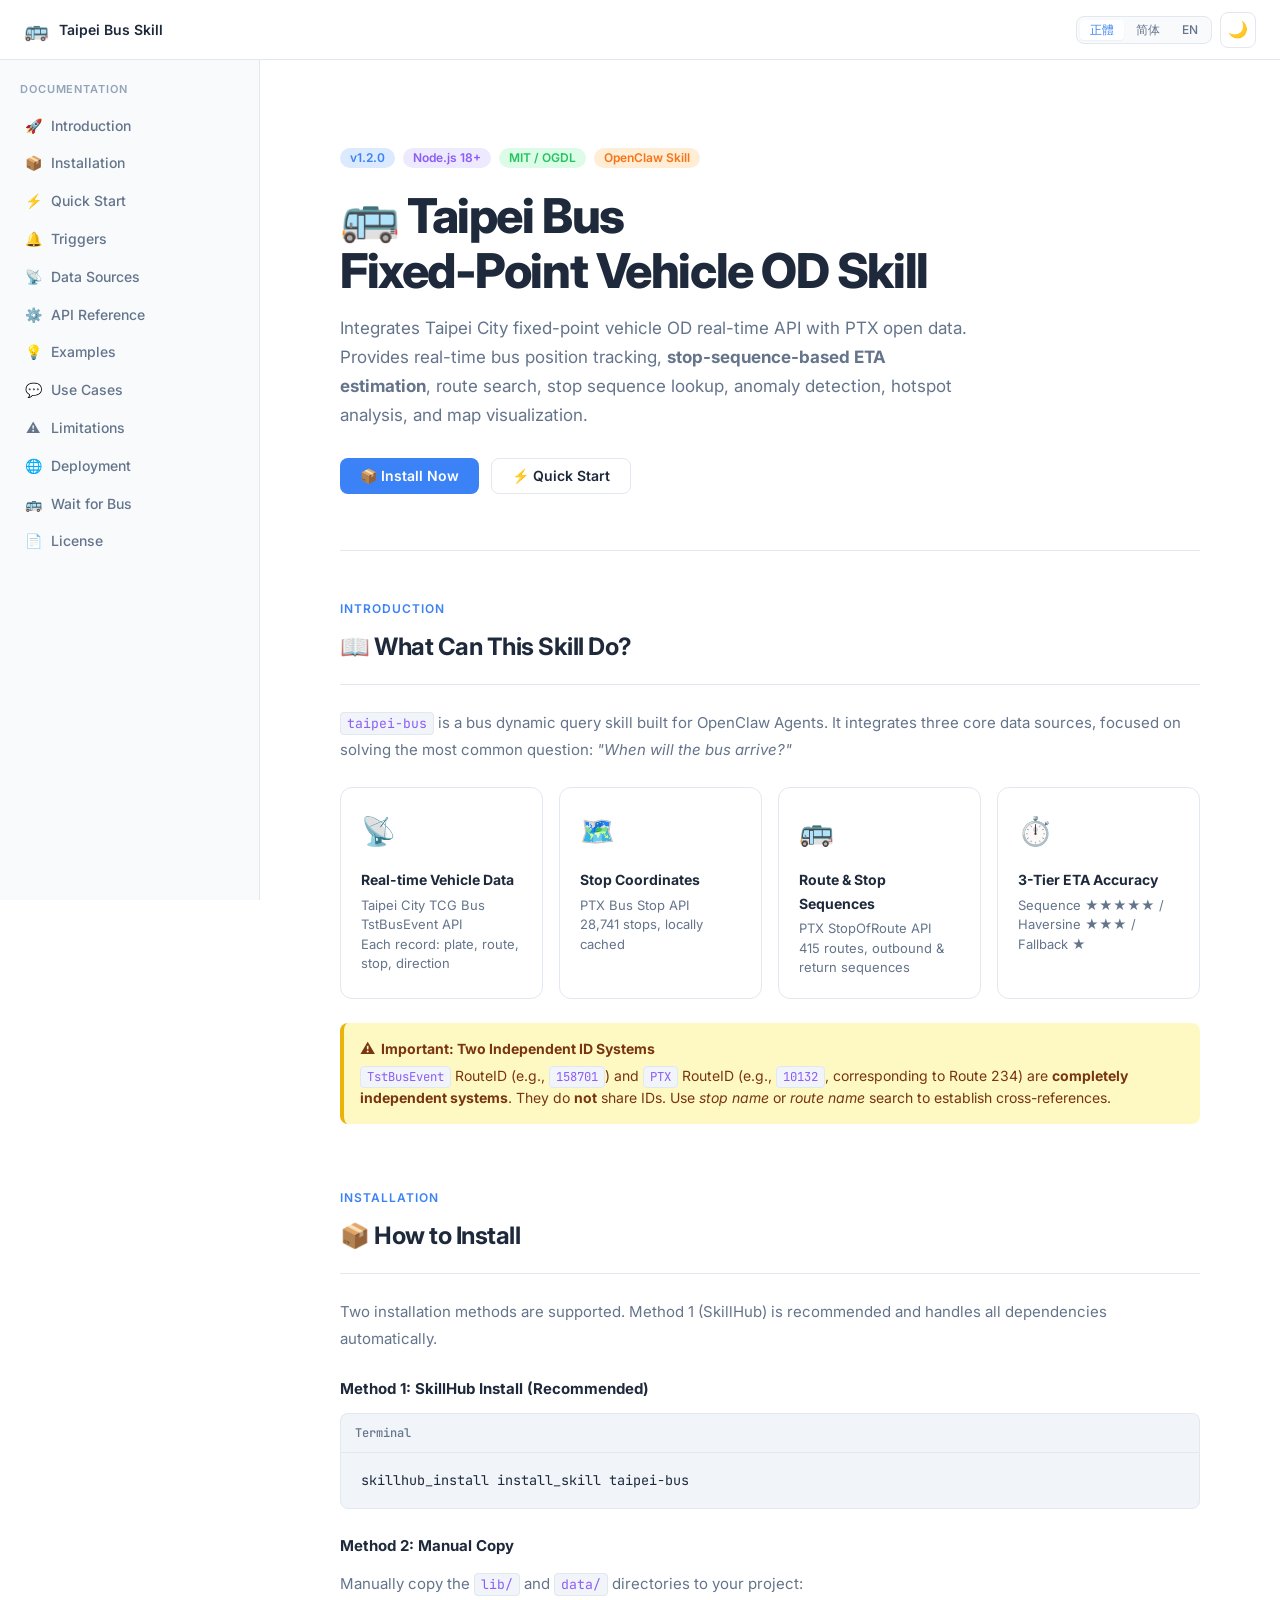
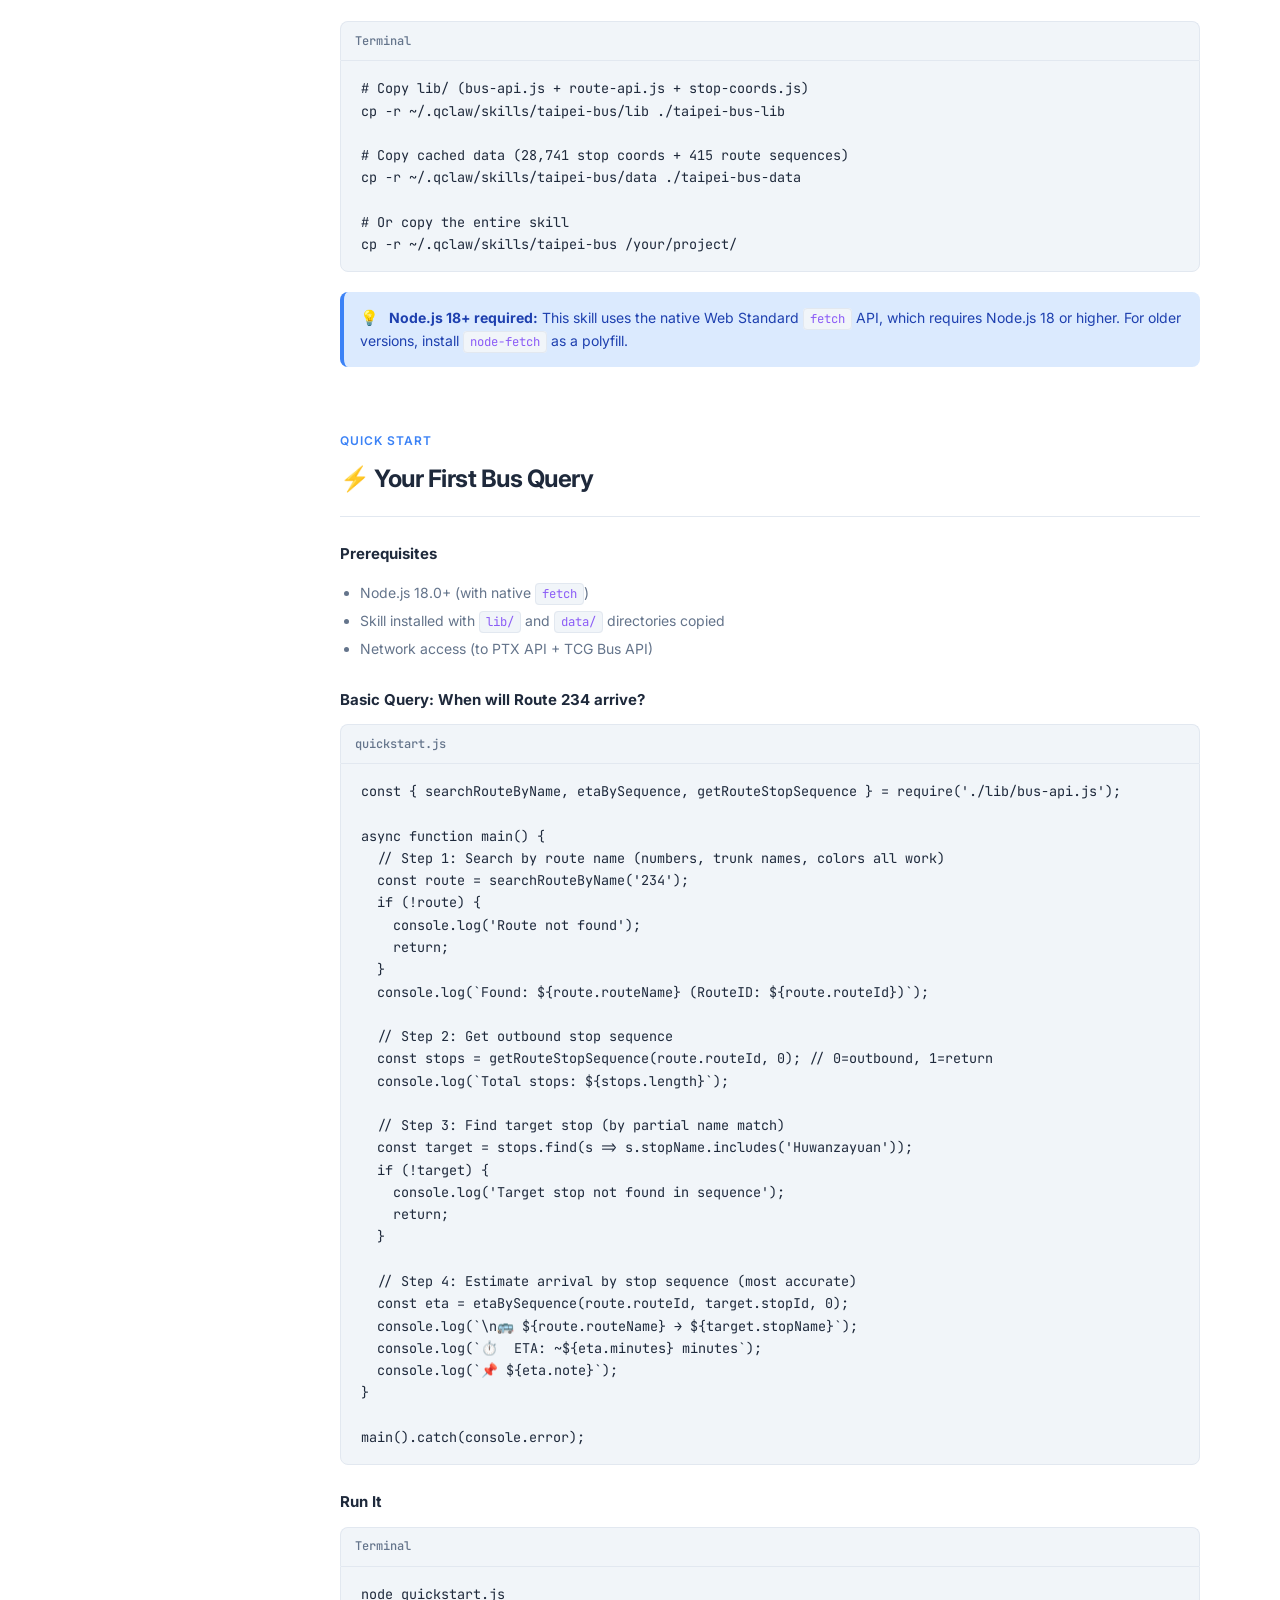
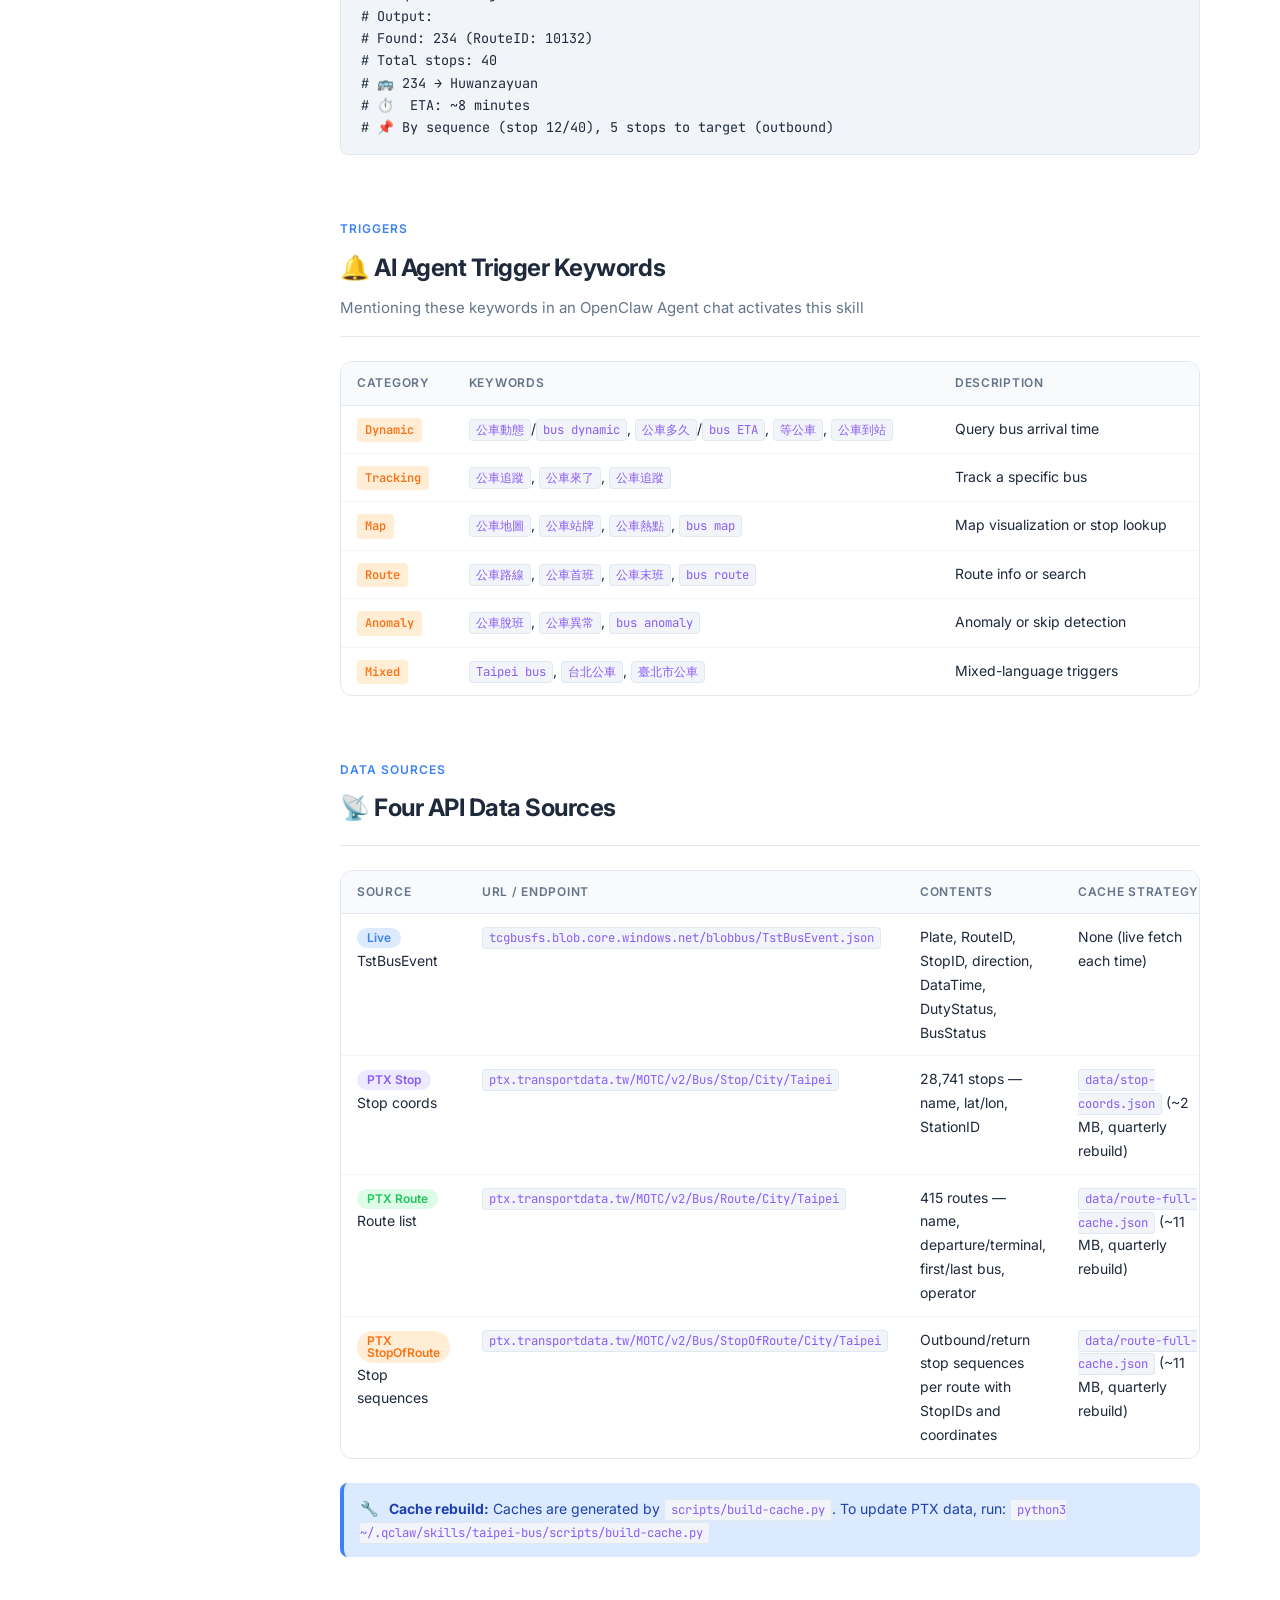
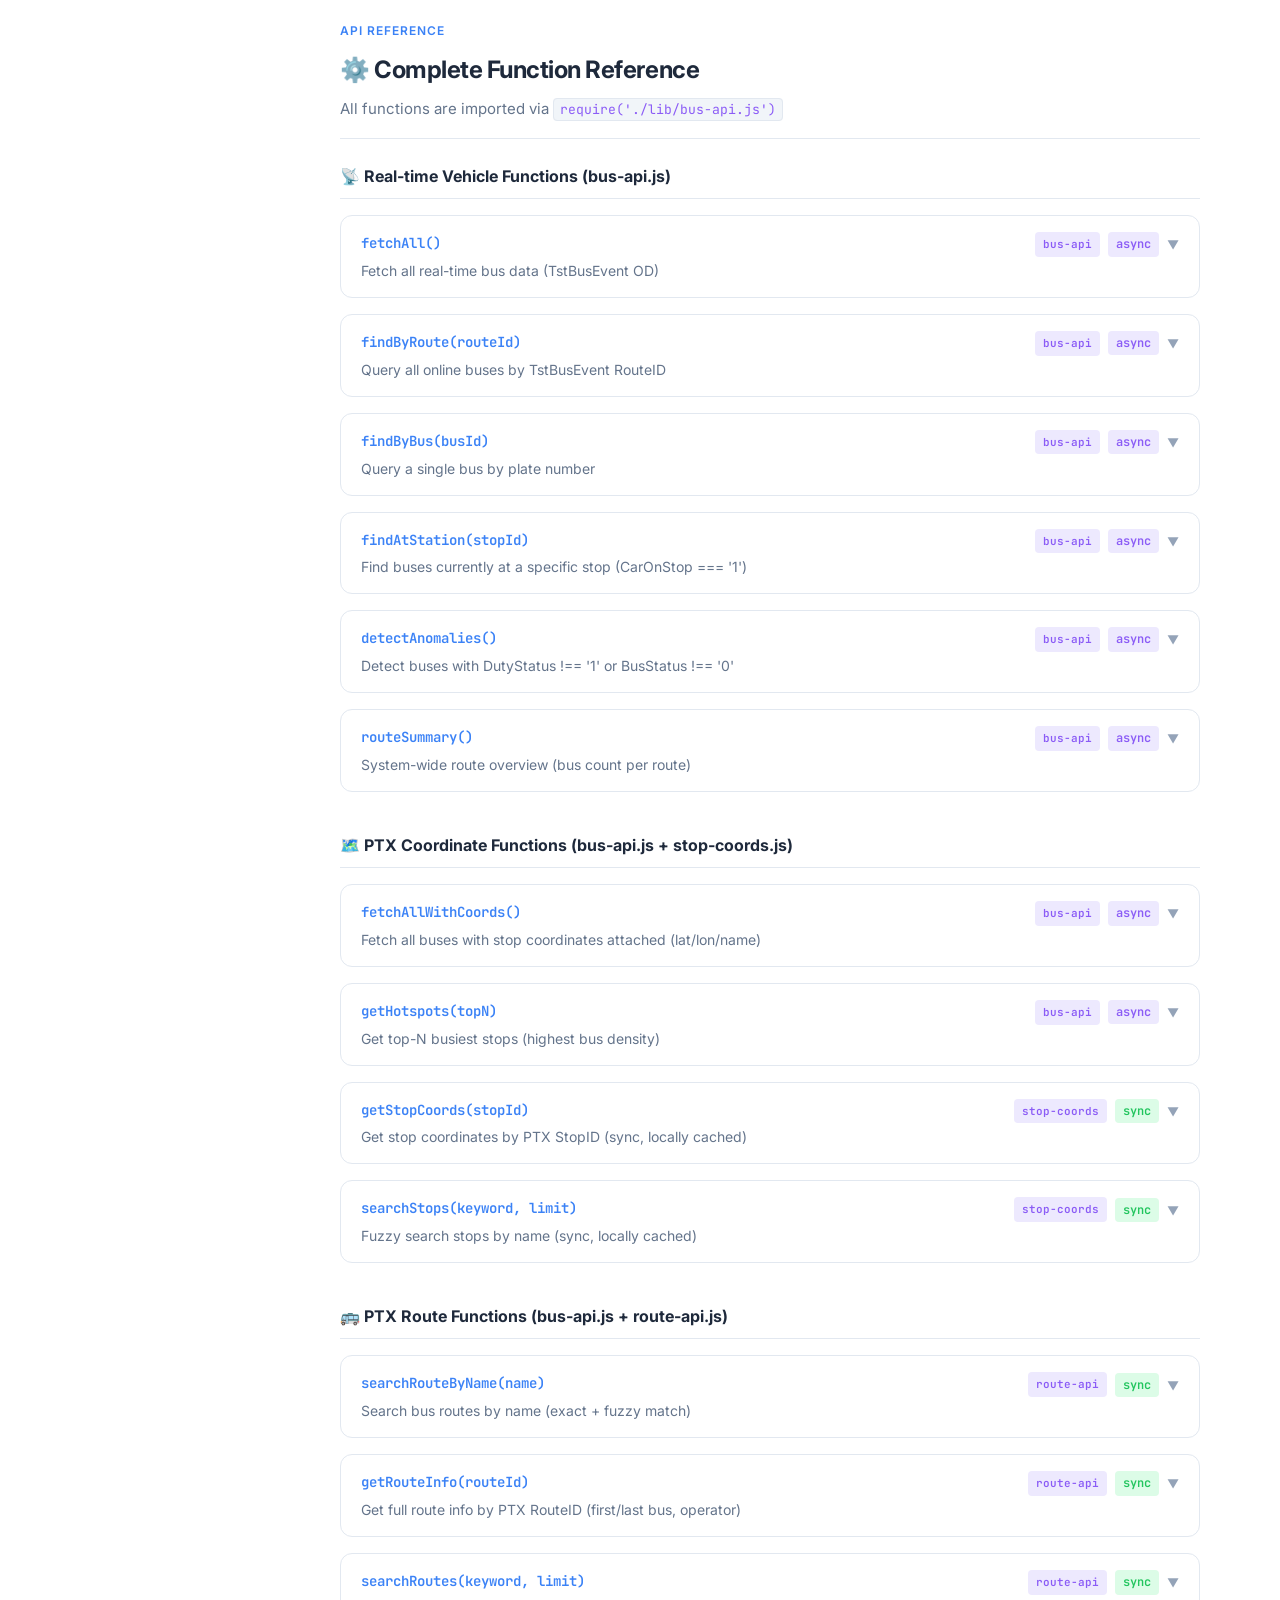
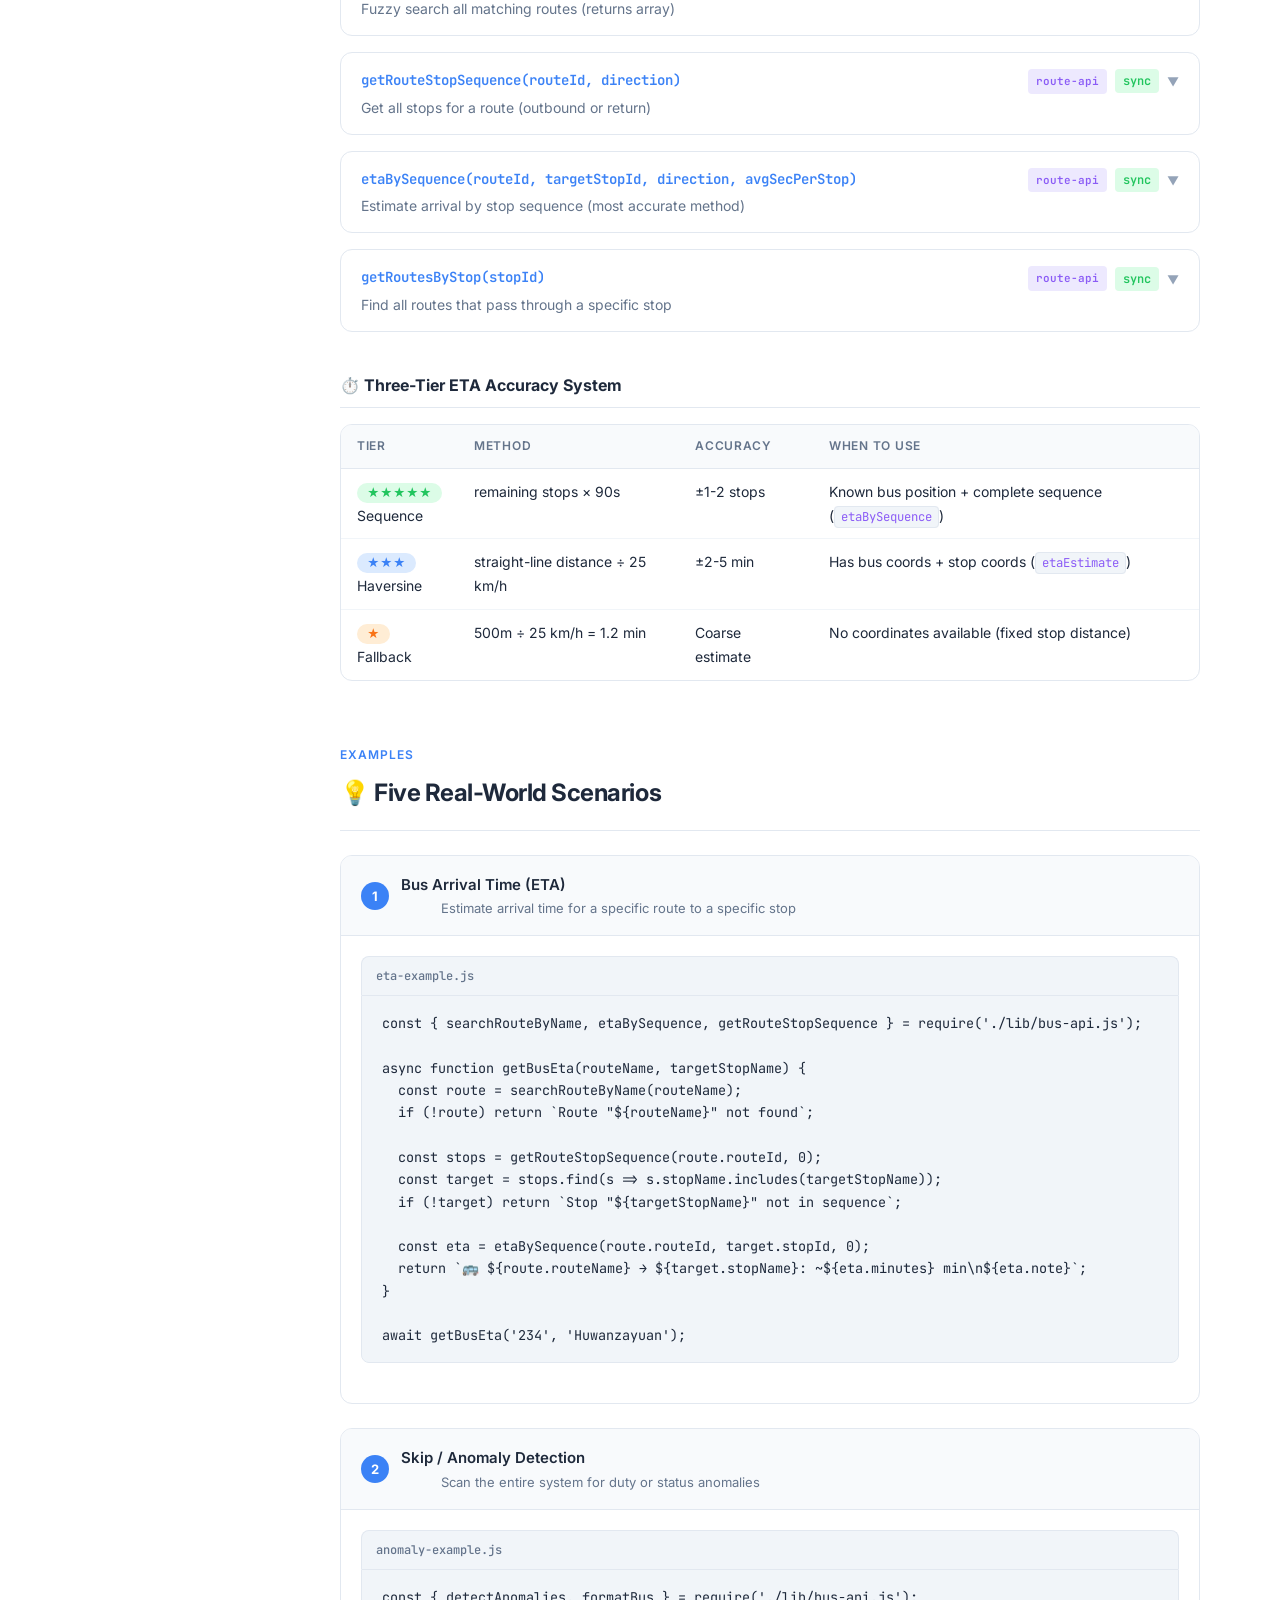
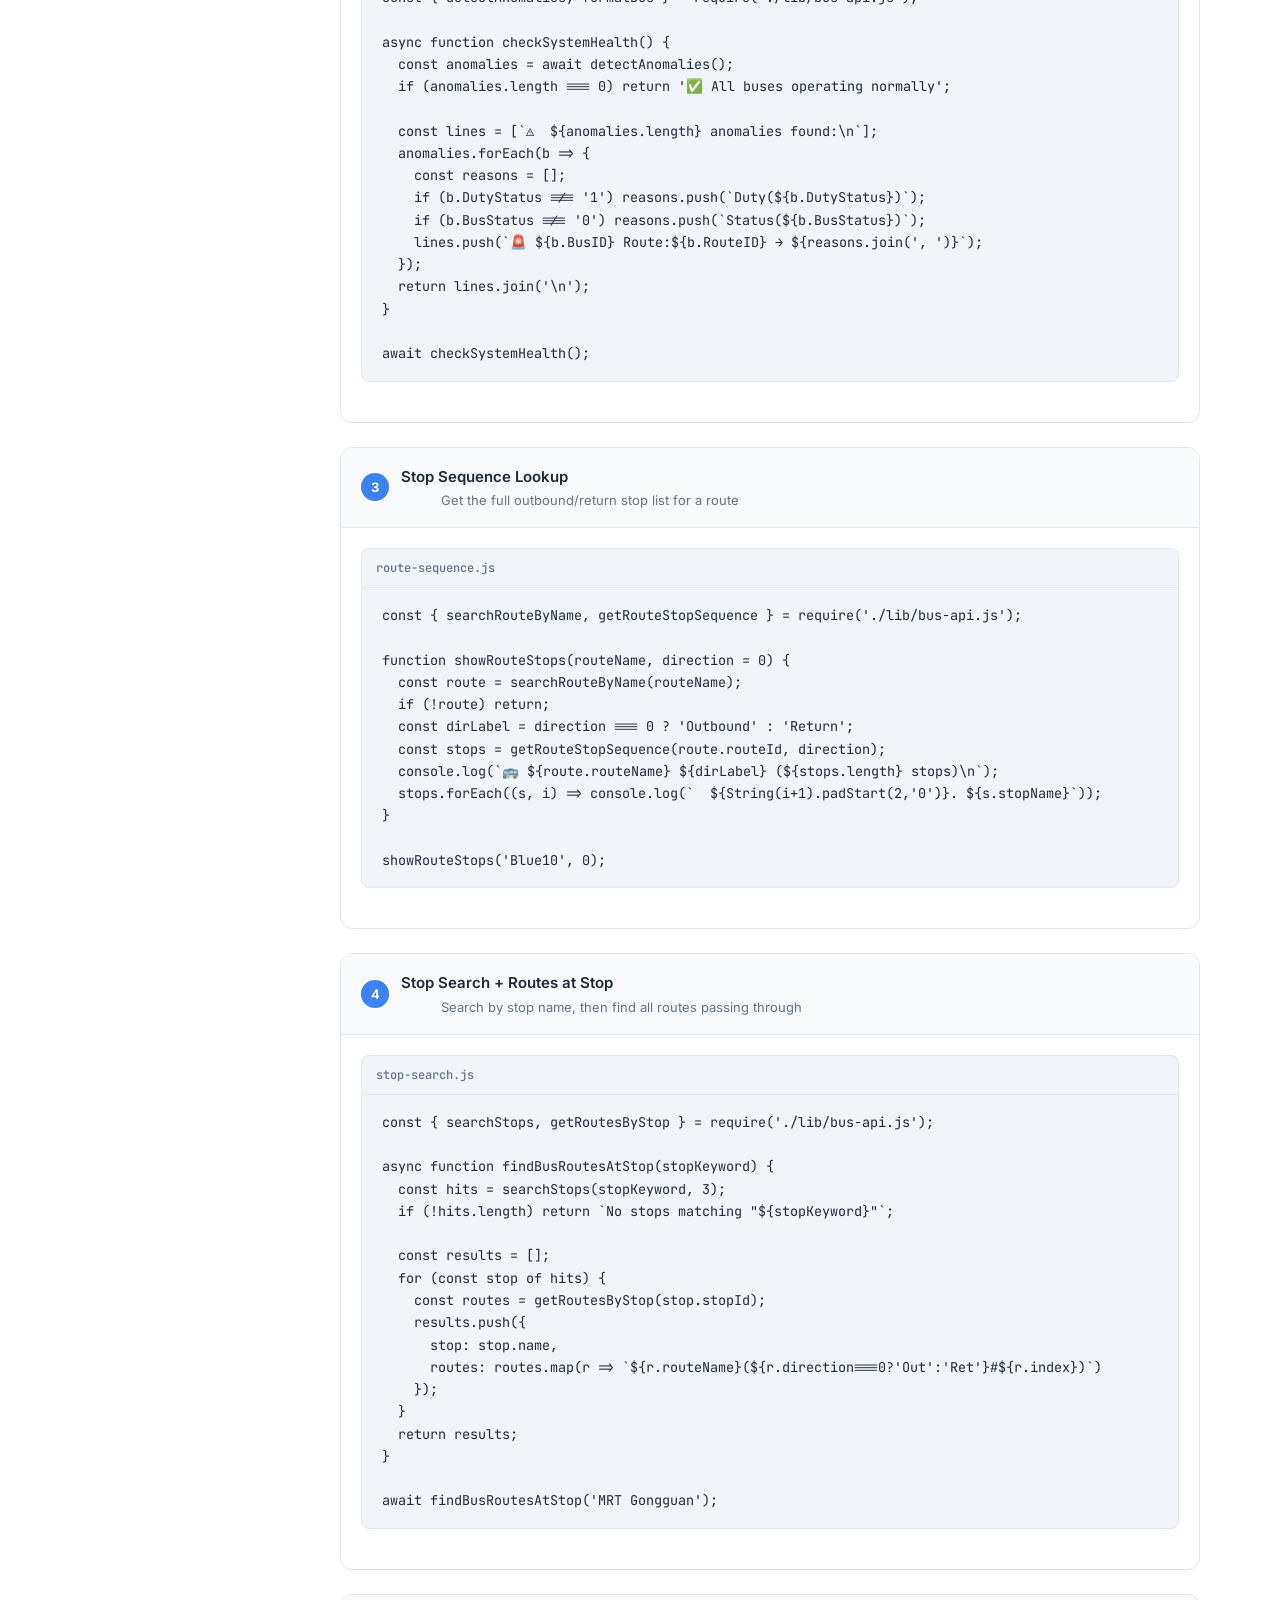
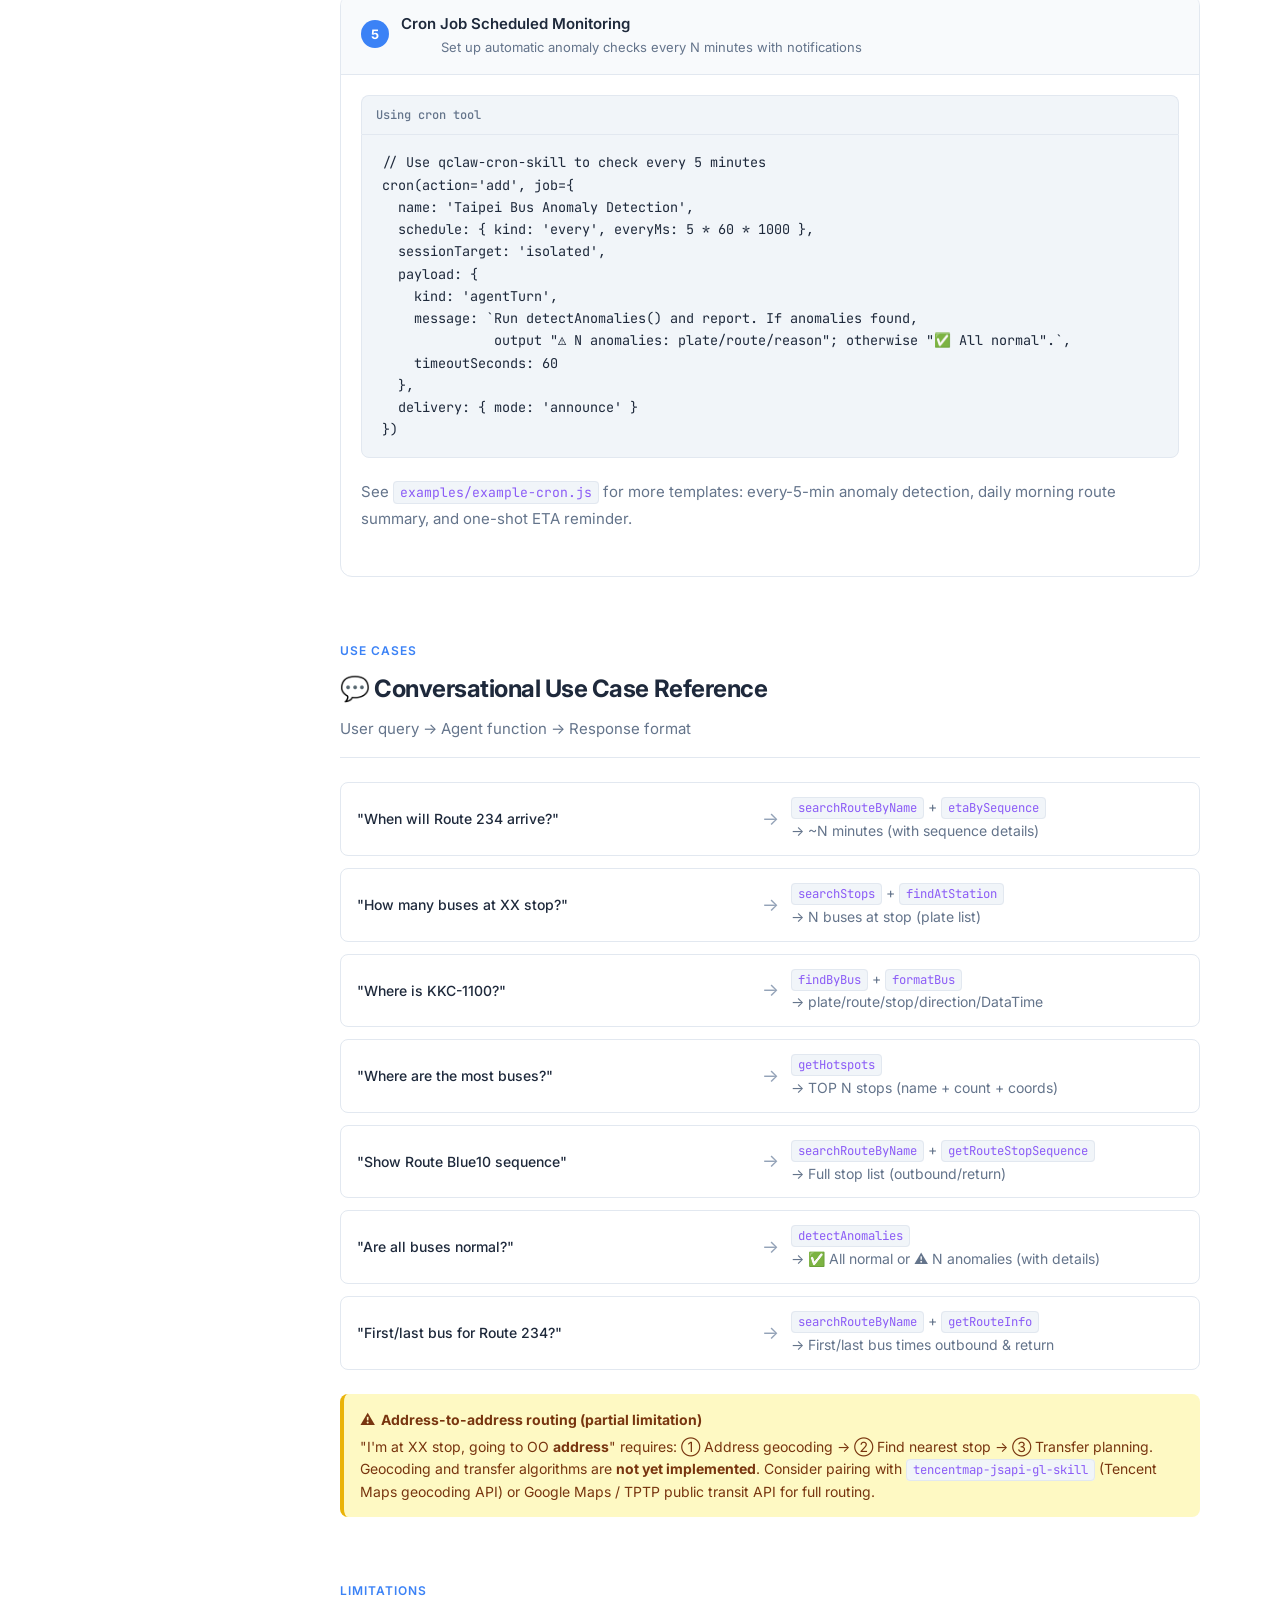
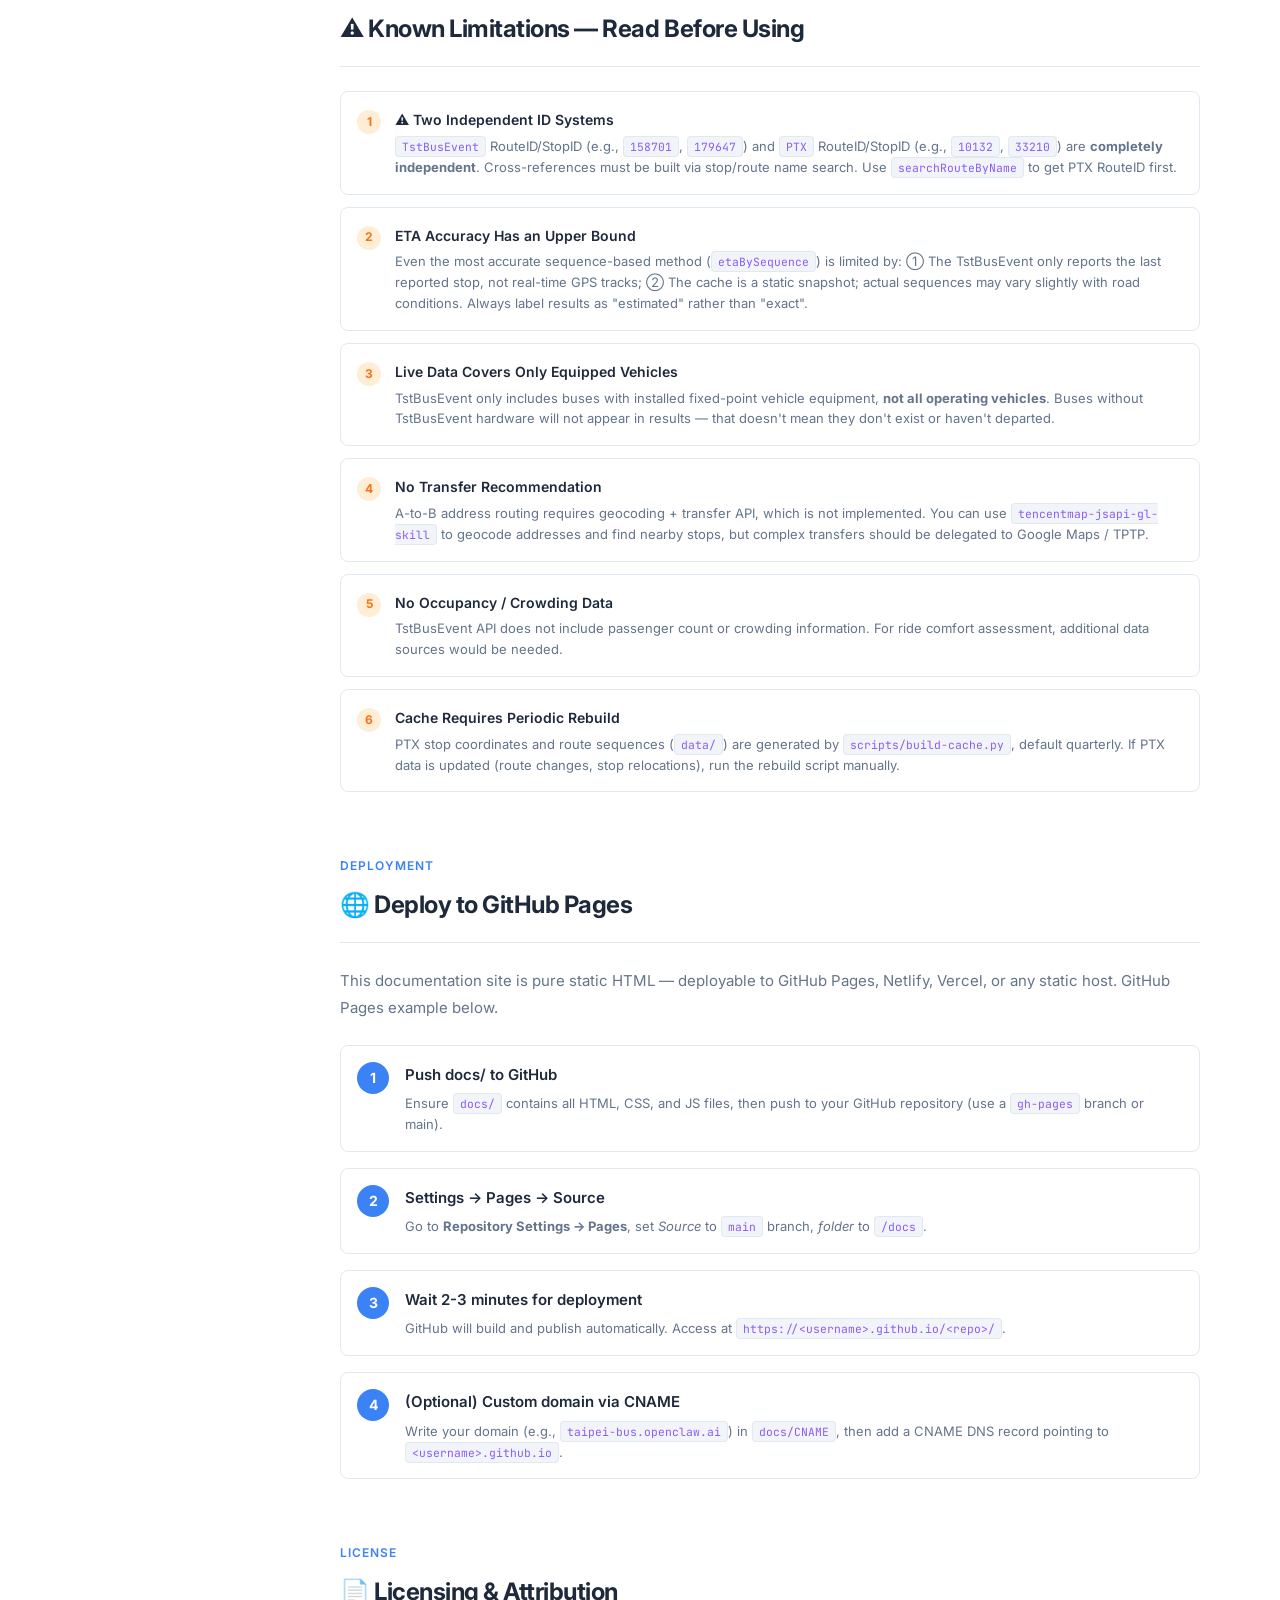
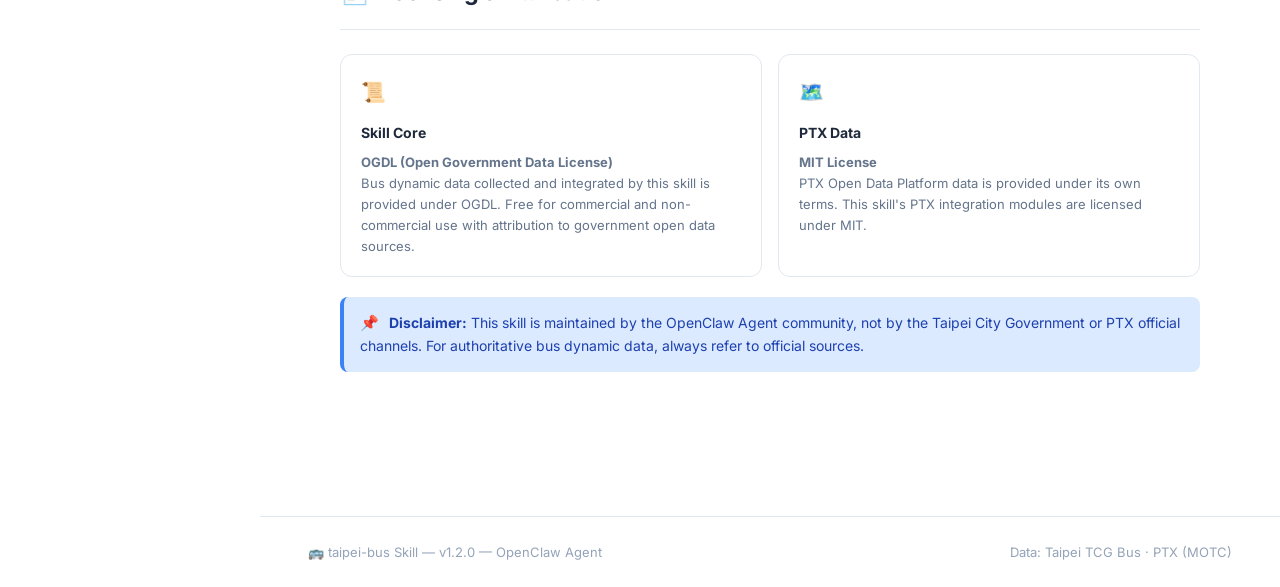
<file: bus/index.en.html>
<!DOCTYPE html>
<html lang="en" data-theme="light">
<head>
  <meta charset="UTF-8">
  <meta name="viewport" content="width=device-width, initial-scale=1.0">
  <title>🚌 Taipei Bus Fixed-Point Vehicle OD Skill — OpenClaw</title>
  <meta name="description" content="Taipei City bus real-time dynamic query AI Skill. Integrates TCG Bus TstBusEvent API + PTX. Features ETA estimation, anomaly detection, route search, and stop sequence lookup.">
  <meta property="og:title" content="Taipei Bus Fixed-Point Vehicle OD Skill">
  <meta property="og:description" content="Real-time vehicle data × Stop-sequence ETA × Route info × Map visualization × Anomaly detection">
  <meta property="og:type" content="website">
  <link rel="stylesheet" href="assets/css/style.css">
  <link rel="icon" href="data:image/svg+xml,<svg xmlns='http://www.w3.org/2000/svg' viewBox='0 0 100 100'><text y='.9em' font-size='90'>🚌</text></svg>">
</head>
<body>

  <!-- Header -->
  <header class="site-header">
    <a href="index.en.html" class="header-brand">
      <span class="header-logo">🚌</span>
      <span class="header-title">Taipei Bus Skill</span>
    </a>
    <div class="header-actions">
      <nav class="lang-switcher" aria-label="Select language">
        <button class="lang-btn" data-lang="zh-TW">正體</button>
        <button class="lang-btn" data-lang="zh-CN">简体</button>
        <button class="lang-btn active" data-lang="en">EN</button>
      </nav>
      <button class="theme-toggle" id="themeToggle" aria-label="Toggle theme">🌙</button>
      <button class="mobile-menu-btn" id="mobileMenuBtn" aria-label="Open menu">☰</button>
    </div>
  </header>

  <div class="sidebar-overlay" id="sidebarOverlay"></div>

  <div class="layout">
    <!-- Sidebar -->
    <aside class="sidebar" id="sidebar" role="navigation" aria-label="Documentation navigation">
      <div class="sidebar-section">
        <div class="sidebar-section-title">Documentation</div>
        <ul class="sidebar-nav">
          <li><a href="#intro" class="sidebar-link active"><span class="nav-icon">🚀</span> Introduction</a></li>
          <li><a href="#installation" class="sidebar-link"><span class="nav-icon">📦</span> Installation</a></li>
          <li><a href="#quickstart" class="sidebar-link"><span class="nav-icon">⚡</span> Quick Start</a></li>
          <li><a href="#trigger" class="sidebar-link"><span class="nav-icon">🔔</span> Triggers</a></li>
          <li><a href="#data-sources" class="sidebar-link"><span class="nav-icon">📡</span> Data Sources</a></li>
          <li><a href="#api-reference" class="sidebar-link"><span class="nav-icon">⚙️</span> API Reference</a></li>
          <li><a href="#examples" class="sidebar-link"><span class="nav-icon">💡</span> Examples</a></li>
          <li><a href="#use-cases" class="sidebar-link"><span class="nav-icon">💬</span> Use Cases</a></li>
          <li><a href="#limitations" class="sidebar-link"><span class="nav-icon">⚠️</span> Limitations</a></li>
          <li><a href="#deployment" class="sidebar-link"><span class="nav-icon">🌐</span> Deployment</a></li>
          <li><a href="wait-bus.html" class="sidebar-link"><span class="nav-icon">🚌</span> Wait for Bus</a></li>
          <li><a href="#license" class="sidebar-link"><span class="nav-icon">📄</span> License</a></li>
        </ul>
      </div>
    </aside>

    <!-- Main Content -->
    <main class="main-content">
      <div class="content-wrapper">

        <!-- Hero -->
        <section class="hero" id="hero">
          <div class="hero-badge-row">
            <span class="badge badge-blue">v1.2.0</span>
            <span class="badge badge-purple">Node.js 18+</span>
            <span class="badge badge-green">MIT / OGDL</span>
            <span class="badge badge-orange">OpenClaw Skill</span>
          </div>
          <h1 class="hero-title">🚌 Taipei Bus<br>Fixed-Point Vehicle OD Skill</h1>
          <p class="hero-description">
            Integrates Taipei City fixed-point vehicle OD real-time API with PTX open data.
            Provides real-time bus position tracking,
            <strong>stop-sequence-based ETA estimation</strong>, route search, stop sequence lookup,
            anomaly detection, hotspot analysis, and map visualization.
          </p>
          <div class="hero-actions">
            <a href="#installation" class="btn btn-primary">📦 Install Now</a>
            <a href="#quickstart" class="btn btn-secondary">⚡ Quick Start</a>
          </div>
        </section>

        <!-- ══════════════════════════════════════
             1. Introduction
        ══════════════════════════════════════ -->
        <section class="section" id="intro">
          <div class="section-header">
            <div class="section-eyebrow">Introduction</div>
            <h2 class="section-title">📖 What Can This Skill Do?</h2>
          </div>
          <p class="section-intro">
            <code>taipei-bus</code> is a bus dynamic query skill built for OpenClaw Agents.
            It integrates three core data sources, focused on solving the most common question:
            <em>"When will the bus arrive?"</em>
          </p>

          <div class="info-grid">
            <div class="info-card">
              <div class="info-card-icon">📡</div>
              <div class="info-card-title">Real-time Vehicle Data</div>
              <div class="info-card-value">Taipei City TCG Bus TstBusEvent API<br>Each record: plate, route, stop, direction</div>
            </div>
            <div class="info-card">
              <div class="info-card-icon">🗺️</div>
              <div class="info-card-title">Stop Coordinates</div>
              <div class="info-card-value">PTX Bus Stop API<br>28,741 stops, locally cached</div>
            </div>
            <div class="info-card">
              <div class="info-card-icon">🚌</div>
              <div class="info-card-title">Route & Stop Sequences</div>
              <div class="info-card-value">PTX StopOfRoute API<br>415 routes, outbound & return sequences</div>
            </div>
            <div class="info-card">
              <div class="info-card-icon">⏱️</div>
              <div class="info-card-title">3-Tier ETA Accuracy</div>
              <div class="info-card-value">Sequence ★★★★★ / Haversine ★★★ / Fallback ★</div>
            </div>
          </div>

          <div class="alert alert-warning">
            <div class="alert-title"><span class="alert-icon">⚠️</span>Important: Two Independent ID Systems</div>
            <p>
              <code>TstBusEvent</code> RouteID (e.g., <code>158701</code>) and
              <code>PTX</code> RouteID (e.g., <code>10132</code>, corresponding to Route 234) are
              <strong>completely independent systems</strong>. They do <strong>not</strong> share IDs.
              Use <em>stop name</em> or <em>route name</em> search to establish cross-references.
            </p>
          </div>
        </section>

        <!-- ══════════════════════════════════════
             2. Installation
        ══════════════════════════════════════ -->
        <section class="section" id="installation">
          <div class="section-header">
            <div class="section-eyebrow">Installation</div>
            <h2 class="section-title">📦 How to Install</h2>
          </div>
          <p class="section-intro">
            Two installation methods are supported. Method 1 (SkillHub) is recommended and handles all dependencies automatically.
          </p>

          <h3 style="font-size:15px;font-weight:700;margin-bottom:12px;color:var(--text-primary);">Method 1: SkillHub Install (Recommended)</h3>
          <div class="code-wrapper">
            <div class="code-header">
              <span>Terminal</span>
              <button class="copy-btn">📋 Copy</button>
            </div>
            <pre><code>skillhub_install install_skill taipei-bus</code></pre>
          </div>

          <h3 style="font-size:15px;font-weight:700;margin:24px 0 12px;color:var(--text-primary);">Method 2: Manual Copy</h3>
          <p class="section-intro">Manually copy the <code>lib/</code> and <code>data/</code> directories to your project:</p>
          <div class="code-wrapper">
            <div class="code-header">
              <span>Terminal</span>
              <button class="copy-btn">📋 Copy</button>
            </div>
            <pre><code># Copy lib/ (bus-api.js + route-api.js + stop-coords.js)
cp -r ~/.qclaw/skills/taipei-bus/lib ./taipei-bus-lib

# Copy cached data (28,741 stop coords + 415 route sequences)
cp -r ~/.qclaw/skills/taipei-bus/data ./taipei-bus-data

# Or copy the entire skill
cp -r ~/.qclaw/skills/taipei-bus /your/project/</code></pre>
          </div>

          <div class="alert alert-info">
            <span class="alert-icon">💡</span>
            <strong>Node.js 18+ required:</strong> This skill uses the native Web Standard <code>fetch</code> API,
            which requires Node.js 18 or higher. For older versions, install <code>node-fetch</code> as a polyfill.
          </div>
        </section>

        <!-- ══════════════════════════════════════
             3. Quick Start
        ══════════════════════════════════════ -->
        <section class="section" id="quickstart">
          <div class="section-header">
            <div class="section-eyebrow">Quick Start</div>
            <h2 class="section-title">⚡ Your First Bus Query</h2>
          </div>

          <h3 style="font-size:15px;font-weight:700;margin-bottom:12px;">Prerequisites</h3>
          <ul style="font-size:14px;color:var(--text-secondary);margin-bottom:24px;padding-left:20px;line-height:2;">
            <li>Node.js 18.0+ (with native <code>fetch</code>)</li>
            <li>Skill installed with <code>lib/</code> and <code>data/</code> directories copied</li>
            <li>Network access (to PTX API + TCG Bus API)</li>
          </ul>

          <h3 style="font-size:15px;font-weight:700;margin-bottom:12px;">Basic Query: When will Route 234 arrive?</h3>
          <div class="code-wrapper">
            <div class="code-header">
              <span>quickstart.js</span>
              <button class="copy-btn">📋 Copy</button>
            </div>
            <pre><code>const { searchRouteByName, etaBySequence, getRouteStopSequence } = require('./lib/bus-api.js');

async function main() {
  // Step 1: Search by route name (numbers, trunk names, colors all work)
  const route = searchRouteByName('234');
  if (!route) {
    console.log('Route not found');
    return;
  }
  console.log(`Found: ${route.routeName} (RouteID: ${route.routeId})`);

  // Step 2: Get outbound stop sequence
  const stops = getRouteStopSequence(route.routeId, 0); // 0=outbound, 1=return
  console.log(`Total stops: ${stops.length}`);

  // Step 3: Find target stop (by partial name match)
  const target = stops.find(s => s.stopName.includes('Huwanzayuan'));
  if (!target) {
    console.log('Target stop not found in sequence');
    return;
  }

  // Step 4: Estimate arrival by stop sequence (most accurate)
  const eta = etaBySequence(route.routeId, target.stopId, 0);
  console.log(`\n🚌 ${route.routeName} → ${target.stopName}`);
  console.log(`⏱️  ETA: ~${eta.minutes} minutes`);
  console.log(`📌 ${eta.note}`);
}

main().catch(console.error);</code></pre>
          </div>

          <h3 style="font-size:15px;font-weight:700;margin:24px 0 12px;">Run It</h3>
          <div class="code-wrapper">
            <div class="code-header">
              <span>Terminal</span>
              <button class="copy-btn">📋 Copy</button>
            </div>
            <pre><code>node quickstart.js
# Output:
# Found: 234 (RouteID: 10132)
# Total stops: 40
# 🚌 234 → Huwanzayuan
# ⏱️  ETA: ~8 minutes
# 📌 By sequence (stop 12/40), 5 stops to target (outbound)</code></pre>
          </div>
        </section>

        <!-- ══════════════════════════════════════
             4. Trigger
        ══════════════════════════════════════ -->
        <section class="section" id="trigger">
          <div class="section-header">
            <div class="section-eyebrow">Triggers</div>
            <h2 class="section-title">🔔 AI Agent Trigger Keywords</h2>
            <p class="section-subtitle">Mentioning these keywords in an OpenClaw Agent chat activates this skill</p>
          </div>

          <div class="table-wrapper">
            <table>
              <thead>
                <tr>
                  <th>Category</th>
                  <th>Keywords</th>
                  <th>Description</th>
                </tr>
              </thead>
              <tbody>
                <tr>
                  <td><span class="tag tag-string">Dynamic</span></td>
                  <td><code>公車動態</code>/<code>bus dynamic</code>, <code>公車多久</code>/<code>bus ETA</code>, <code>等公車</code>, <code>公車到站</code></td>
                  <td>Query bus arrival time</td>
                </tr>
                <tr>
                  <td><span class="tag tag-string">Tracking</span></td>
                  <td><code>公車追蹤</code>, <code>公車來了</code>, <code>公車追蹤</code></td>
                  <td>Track a specific bus</td>
                </tr>
                <tr>
                  <td><span class="tag tag-string">Map</span></td>
                  <td><code>公車地圖</code>, <code>公車站牌</code>, <code>公車熱點</code>, <code>bus map</code></td>
                  <td>Map visualization or stop lookup</td>
                </tr>
                <tr>
                  <td><span class="tag tag-string">Route</span></td>
                  <td><code>公車路線</code>, <code>公車首班</code>, <code>公車末班</code>, <code>bus route</code></td>
                  <td>Route info or search</td>
                </tr>
                <tr>
                  <td><span class="tag tag-string">Anomaly</span></td>
                  <td><code>公車脫班</code>, <code>公車異常</code>, <code>bus anomaly</code></td>
                  <td>Anomaly or skip detection</td>
                </tr>
                <tr>
                  <td><span class="tag tag-string">Mixed</span></td>
                  <td><code>Taipei bus</code>, <code>台北公車</code>, <code>臺北市公車</code></td>
                  <td>Mixed-language triggers</td>
                </tr>
              </tbody>
            </table>
          </div>
        </section>

        <!-- ══════════════════════════════════════
             5. Data Sources
        ══════════════════════════════════════ -->
        <section class="section" id="data-sources">
          <div class="section-header">
            <div class="section-eyebrow">Data Sources</div>
            <h2 class="section-title">📡 Four API Data Sources</h2>
          </div>

          <div class="table-wrapper">
            <table>
              <thead>
                <tr>
                  <th>Source</th>
                  <th>URL / Endpoint</th>
                  <th>Contents</th>
                  <th>Cache Strategy</th>
                </tr>
              </thead>
              <tbody>
                <tr>
                  <td><span class="badge badge-blue">Live</span><br>TstBusEvent</td>
                  <td><code>tcgbusfs.blob.core.windows.net/blobbus/TstBusEvent.json</code></td>
                  <td>Plate, RouteID, StopID, direction, DataTime, DutyStatus, BusStatus</td>
                  <td>None (live fetch each time)</td>
                </tr>
                <tr>
                  <td><span class="badge badge-purple">PTX Stop</span><br>Stop coords</td>
                  <td><code>ptx.transportdata.tw/MOTC/v2/Bus/Stop/City/Taipei</code></td>
                  <td>28,741 stops — name, lat/lon, StationID</td>
                  <td><code>data/stop-coords.json</code> (~2 MB, quarterly rebuild)</td>
                </tr>
                <tr>
                  <td><span class="badge badge-green">PTX Route</span><br>Route list</td>
                  <td><code>ptx.transportdata.tw/MOTC/v2/Bus/Route/City/Taipei</code></td>
                  <td>415 routes — name, departure/terminal, first/last bus, operator</td>
                  <td><code>data/route-full-cache.json</code> (~11 MB, quarterly rebuild)</td>
                </tr>
                <tr>
                  <td><span class="badge badge-orange">PTX StopOfRoute</span><br>Stop sequences</td>
                  <td><code>ptx.transportdata.tw/MOTC/v2/Bus/StopOfRoute/City/Taipei</code></td>
                  <td>Outbound/return stop sequences per route with StopIDs and coordinates</td>
                  <td><code>data/route-full-cache.json</code> (~11 MB, quarterly rebuild)</td>
                </tr>
              </tbody>
            </table>
          </div>

          <div class="alert alert-info">
            <span class="alert-icon">🔧</span>
            <strong>Cache rebuild:</strong> Caches are generated by <code>scripts/build-cache.py</code>.
            To update PTX data, run:
            <code>python3 ~/.qclaw/skills/taipei-bus/scripts/build-cache.py</code>
          </div>
        </section>

        <!-- ══════════════════════════════════════
             6. API Reference
        ══════════════════════════════════════ -->
        <section class="section" id="api-reference">
          <div class="section-header">
            <div class="section-eyebrow">API Reference</div>
            <h2 class="section-title">⚙️ Complete Function Reference</h2>
            <p class="section-subtitle">All functions are imported via <code>require('./lib/bus-api.js')</code></p>
          </div>

          <h3 style="font-size:16px;font-weight:700;margin-bottom:16px;padding-bottom:8px;border-bottom:1px solid var(--border);color:var(--text-primary);">
            📡 Real-time Vehicle Functions (bus-api.js)
          </h3>

          <div class="function-list">

            <div class="function-card">
              <div class="function-card-header">
                <div>
                  <div class="function-name">fetchAll()</div>
                  <div class="function-desc">Fetch all real-time bus data (TstBusEvent OD)</div>
                </div>
                <div style="display:flex;gap:8px;align-items:center;">
                  <span class="function-module-tag">bus-api</span>
                  <span class="tag tag-promise">async</span>
                  <span class="chevron">▼</span>
                </div>
              </div>
              <div class="function-body">
                <div class="return-info">
                  <strong>Returns：</strong><code>Promise&lt;BusRecord[]&gt;</code> — sorted by DataTime descending
                </div>
                <div class="code-wrapper">
                  <div class="code-header"><span>javascript</span><button class="copy-btn">📋 Copy</button></div>
                  <pre><code>const { fetchAll } = require('./lib/bus-api.js');

const buses = await fetchAll();
console.log(`Total buses online: ${buses.length}`);
buses.slice(0, 3).forEach(b => console.log(b.BusID, b.RouteID, b.StopID));</code></pre>
                </div>
              </div>
            </div>

            <div class="function-card">
              <div class="function-card-header">
                <div>
                  <div class="function-name">findByRoute(routeId)</div>
                  <div class="function-desc">Query all online buses by TstBusEvent RouteID</div>
                </div>
                <div style="display:flex;gap:8px;align-items:center;">
                  <span class="function-module-tag">bus-api</span>
                  <span class="tag tag-promise">async</span>
                  <span class="chevron">▼</span>
                </div>
              </div>
              <div class="function-body">
                <div class="return-info">
                  <strong>Returns：</strong><code>Promise&lt;BusRecord[]&gt;</code>
                </div>
                <div class="table-wrapper" style="margin-bottom:16px;">
                  <table class="param-table">
                    <thead><tr><th>Param</th><th>Type</th><th>Description</th></tr></thead>
                    <tbody>
                      <tr><td><code>routeId</code></td><td><span class="tag tag-string">string</span></td><td>TstBusEvent RouteID (e.g., <code>'158701'</code>) ⚠️ Not a PTX RouteID</td></tr>
                    </tbody>
                  </table>
                </div>
                <div class="alert alert-warning" style="margin-bottom:12px;">
                  <span class="alert-icon">⚠️</span>This <code>routeId</code> uses the TstBusEvent system (e.g., <code>158701</code>),
                  NOT the PTX RouteID (e.g., <code>10132</code>). Use <code>searchRouteByName</code> to confirm first.
                </div>
                <div class="code-wrapper">
                  <div class="code-header"><span>javascript</span><button class="copy-btn">📋 Copy</button></div>
                  <pre><code>const { findByRoute } = require('./lib/bus-api.js');

const buses = await findByRoute('158701');
console.log(`Route: ${buses.length} buses online`);
buses.forEach(b => console.log(`${b.BusID} at ${b.StopID}`));</code></pre>
                </div>
              </div>
            </div>

            <div class="function-card">
              <div class="function-card-header">
                <div>
                  <div class="function-name">findByBus(busId)</div>
                  <div class="function-desc">Query a single bus by plate number</div>
                </div>
                <div style="display:flex;gap:8px;align-items:center;">
                  <span class="function-module-tag">bus-api</span>
                  <span class="tag tag-promise">async</span>
                  <span class="chevron">▼</span>
                </div>
              </div>
              <div class="function-body">
                <div class="return-info">
                  <strong>Returns：</strong><code>Promise&lt;BusRecord | null&gt;</code>
                </div>
                <div class="code-wrapper">
                  <div class="code-header"><span>javascript</span><button class="copy-btn">📋 Copy</button></div>
                  <pre><code>const { findByBus, formatBus } = require('./lib/bus-api.js');

const bus = await findByBus('KKC-1100');
if (bus) {
  console.log(formatBus(bus, true));
} else {
  console.log('Bus not found or offline');
}</code></pre>
                </div>
              </div>
            </div>

            <div class="function-card">
              <div class="function-card-header">
                <div>
                  <div class="function-name">findAtStation(stopId)</div>
                  <div class="function-desc">Find buses currently at a specific stop (CarOnStop === '1')</div>
                </div>
                <div style="display:flex;gap:8px;align-items:center;">
                  <span class="function-module-tag">bus-api</span>
                  <span class="tag tag-promise">async</span>
                  <span class="chevron">▼</span>
                </div>
              </div>
              <div class="function-body">
                <div class="return-info">
                  <strong>Returns：</strong><code>Promise&lt;BusRecord[]&gt;</code>
                </div>
                <div class="code-wrapper">
                  <div class="code-header"><span>javascript</span><button class="copy-btn">📋 Copy</button></div>
                  <pre><code>const { findAtStation } = require('./lib/bus-api.js');

const buses = await findAtStation('179647');
console.log(`${buses.length} buses at stop`);
buses.forEach(b => console.log(b.BusID, b.RouteID));</code></pre>
                </div>
              </div>
            </div>

            <div class="function-card">
              <div class="function-card-header">
                <div>
                  <div class="function-name">detectAnomalies()</div>
                  <div class="function-desc">Detect buses with DutyStatus !== '1' or BusStatus !== '0'</div>
                </div>
                <div style="display:flex;gap:8px;align-items:center;">
                  <span class="function-module-tag">bus-api</span>
                  <span class="tag tag-promise">async</span>
                  <span class="chevron">▼</span>
                </div>
              </div>
              <div class="function-body">
                <div class="return-info">
                  <strong>Returns：</strong><code>Promise&lt;BusRecord[]&gt;</code> — empty = all normal
                </div>
                <div class="code-wrapper">
                  <div class="code-header"><span>javascript</span><button class="copy-btn">📋 Copy</button></div>
                  <pre><code>const { detectAnomalies, formatBus } = require('./lib/bus-api.js');

const anomalies = await detectAnomalies();
if (anomalies.length === 0) {
  console.log('✅ All systems normal');
} else {
  console.log(`⚠️ ${anomalies.length} anomalies`);
  anomalies.forEach(b => console.log(formatBus(b)));
}</code></pre>
                </div>
              </div>
            </div>

            <div class="function-card">
              <div class="function-card-header">
                <div>
                  <div class="function-name">routeSummary()</div>
                  <div class="function-desc">System-wide route overview (bus count per route)</div>
                </div>
                <div style="display:flex;gap:8px;align-items:center;">
                  <span class="function-module-tag">bus-api</span>
                  <span class="tag tag-promise">async</span>
                  <span class="chevron">▼</span>
                </div>
              </div>
              <div class="function-body">
                <div class="return-info">
                  <strong>Returns：</strong><code>Promise&lt;{[routeId]: {count, buses[]}}&gt;</code>
                </div>
                <div class="code-wrapper">
                  <div class="code-header"><span>javascript</span><button class="copy-btn">📋 Copy</button></div>
                  <pre><code>const { routeSummary } = require('./lib/bus-api.js');

const summary = await routeSummary();
const top5 = Object.entries(summary)
  .sort(([,a],[,b]) => b.count - a.count)
  .slice(0, 5);

top5.forEach(([routeId, {count}]) => {
  console.log(`Route ${routeId}: ${count} buses`);
});</code></pre>
                </div>
              </div>
            </div>

          </div>

          <h3 style="font-size:16px;font-weight:700;margin:40px 0 16px;padding-bottom:8px;border-bottom:1px solid var(--border);color:var(--text-primary);">
            🗺️ PTX Coordinate Functions (bus-api.js + stop-coords.js)
          </h3>

          <div class="function-list">

            <div class="function-card">
              <div class="function-card-header">
                <div>
                  <div class="function-name">fetchAllWithCoords()</div>
                  <div class="function-desc">Fetch all buses with stop coordinates attached (lat/lon/name)</div>
                </div>
                <div style="display:flex;gap:8px;align-items:center;">
                  <span class="function-module-tag">bus-api</span>
                  <span class="tag tag-promise">async</span>
                  <span class="chevron">▼</span>
                </div>
              </div>
              <div class="function-body">
                <div class="return-info">
                  <strong>Returns：</strong><code>Promise&lt;EnrichedBusRecord[]&gt;</code> — each record has <code>_stopCoords</code> field
                </div>
                <div class="code-wrapper">
                  <div class="code-header"><span>javascript</span><button class="copy-btn">📋 Copy</button></div>
                  <pre><code>const { fetchAllWithCoords } = require('./lib/bus-api.js');

const buses = await fetchAllWithCoords();
const first = buses[0];
console.log(first.BusID, first.RouteID);
console.log('📍', first._stopCoords?.name,
  `(${first._stopCoords?.lat?.toFixed(5)}, ${first._stopCoords?.lon?.toFixed(5)})`);</code></pre>
                </div>
              </div>
            </div>

            <div class="function-card">
              <div class="function-card-header">
                <div>
                  <div class="function-name">getHotspots(topN)</div>
                  <div class="function-desc">Get top-N busiest stops (highest bus density)</div>
                </div>
                <div style="display:flex;gap:8px;align-items:center;">
                  <span class="function-module-tag">bus-api</span>
                  <span class="tag tag-promise">async</span>
                  <span class="chevron">▼</span>
                </div>
              </div>
              <div class="function-body">
                <div class="return-info">
                  <strong>Returns：</strong><code>Promise&lt;Array&lt;{stopId, stopName, lat, lon, count}&gt;&gt;</code>
                </div>
                <div class="code-wrapper">
                  <div class="code-header"><span>javascript</span><button class="copy-btn">📋 Copy</button></div>
                  <pre><code>const { getHotspots } = require('./lib/bus-api.js');

const hotspots = await getHotspots(5);
hotspots.forEach((h, i) => {
  console.log(`${i+1}. ${h.stopName} — ${h.count} buses`);
  console.log(`   📍 (${h.lat.toFixed(5)}, ${h.lon.toFixed(5)})`);
});</code></pre>
                </div>
              </div>
            </div>

            <div class="function-card">
              <div class="function-card-header">
                <div>
                  <div class="function-name">getStopCoords(stopId)</div>
                  <div class="function-desc">Get stop coordinates by PTX StopID (sync, locally cached)</div>
                </div>
                <div style="display:flex;gap:8px;align-items:center;">
                  <span class="function-module-tag">stop-coords</span>
                  <span class="tag tag-sync">sync</span>
                  <span class="chevron">▼</span>
                </div>
              </div>
              <div class="function-body">
                <div class="return-info">
                  <strong>Returns：</strong><code>{name, lat, lon, stationId} | null</code>
                </div>
                <div class="code-wrapper">
                  <div class="code-header"><span>javascript</span><button class="copy-btn">📋 Copy</button></div>
                  <pre><code>const { getStopCoords } = require('./lib/bus-api.js');

const coords = getStopCoords('33210');
if (coords) {
  console.log(coords.name); // "Gongguan"
  console.log(coords.lat, coords.lon);
}</code></pre>
                </div>
              </div>
            </div>

            <div class="function-card">
              <div class="function-card-header">
                <div>
                  <div class="function-name">searchStops(keyword, limit)</div>
                  <div class="function-desc">Fuzzy search stops by name (sync, locally cached)</div>
                </div>
                <div style="display:flex;gap:8px;align-items:center;">
                  <span class="function-module-tag">stop-coords</span>
                  <span class="tag tag-sync">sync</span>
                  <span class="chevron">▼</span>
                </div>
              </div>
              <div class="function-body">
                <div class="return-info">
                  <strong>Returns：</strong><code>Array&lt;{stopId, name, lat, lon...}&gt;</code>
                </div>
                <div class="code-wrapper">
                  <div class="code-header"><span>javascript</span><button class="copy-btn">📋 Copy</button></div>
                  <pre><code>const { searchStops } = require('./lib/bus-api.js');

const hits = searchStops('MRT', 5);
hits.forEach(s => {
  console.log(`${s.stopId}: ${s.name}`);
  console.log(`  📍 (${s.lat?.toFixed(5)}, ${s.lon?.toFixed(5)})`);
});</code></pre>
                </div>
              </div>
            </div>

          </div>

          <h3 style="font-size:16px;font-weight:700;margin:40px 0 16px;padding-bottom:8px;border-bottom:1px solid var(--border);color:var(--text-primary);">
            🚌 PTX Route Functions (bus-api.js + route-api.js)
          </h3>

          <div class="function-list">

            <div class="function-card">
              <div class="function-card-header">
                <div>
                  <div class="function-name">searchRouteByName(name)</div>
                  <div class="function-desc">Search bus routes by name (exact + fuzzy match)</div>
                </div>
                <div style="display:flex;gap:8px;align-items:center;">
                  <span class="function-module-tag">route-api</span>
                  <span class="tag tag-sync">sync</span>
                  <span class="chevron">▼</span>
                </div>
              </div>
              <div class="function-body">
                <div class="return-info">
                  <strong>Returns：</strong><code>RouteInfo | null</code> — includes <code>routeId</code>, <code>routeName</code>, <code>departure</code>, <code>terminal</code>
                </div>
                <div class="code-wrapper">
                  <div class="code-header"><span>javascript</span><button class="copy-btn">📋 Copy</button></div>
                  <pre><code>const { searchRouteByName } = require('./lib/bus-api.js');

const route = searchRouteByName('Blue10');
// also works: '藍10', '10', etc.
if (route) {
  console.log(`${route.routeName} (${route.routeId})`);
  console.log(`${route.departure} → ${route.terminal}`);
}</code></pre>
                </div>
              </div>
            </div>

            <div class="function-card">
              <div class="function-card-header">
                <div>
                  <div class="function-name">getRouteInfo(routeId)</div>
                  <div class="function-desc">Get full route info by PTX RouteID (first/last bus, operator)</div>
                </div>
                <div style="display:flex;gap:8px;align-items:center;">
                  <span class="function-module-tag">route-api</span>
                  <span class="tag tag-sync">sync</span>
                  <span class="chevron">▼</span>
                </div>
              </div>
              <div class="function-body">
                <div class="return-info">
                  <strong>Returns：</strong><code>RouteInfo | null</code>
                </div>
                <div class="code-wrapper">
                  <div class="code-header"><span>javascript</span><button class="copy-btn">📋 Copy</button></div>
                  <pre><code>const { getRouteInfo, routeApi } = require('./lib/bus-api.js');

const route = getRouteInfo('10132'); // Route 234
console.log(routeApi.formatRoute(route));</code></pre>
                </div>
              </div>
            </div>

            <div class="function-card">
              <div class="function-card-header">
                <div>
                  <div class="function-name">searchRoutes(keyword, limit)</div>
                  <div class="function-desc">Fuzzy search all matching routes (returns array)</div>
                </div>
                <div style="display:flex;gap:8px;align-items:center;">
                  <span class="function-module-tag">route-api</span>
                  <span class="tag tag-sync">sync</span>
                  <span class="chevron">▼</span>
                </div>
              </div>
              <div class="function-body">
                <div class="return-info">
                  <strong>Returns：</strong><code>RouteInfo[]</code>
                </div>
                <div class="code-wrapper">
                  <div class="code-header"><span>javascript</span><button class="copy-btn">📋 Copy</button></div>
                  <pre><code>const { searchRoutes } = require('./lib/bus-api.js');

const routes = searchRoutes('Blue', 5);
routes.forEach(r => console.log(`${r.routeName}: ${r.departure} → ${r.terminal}`));</code></pre>
                </div>
              </div>
            </div>

            <div class="function-card">
              <div class="function-card-header">
                <div>
                  <div class="function-name">getRouteStopSequence(routeId, direction)</div>
                  <div class="function-desc">Get all stops for a route (outbound or return)</div>
                </div>
                <div style="display:flex;gap:8px;align-items:center;">
                  <span class="function-module-tag">route-api</span>
                  <span class="tag tag-sync">sync</span>
                  <span class="chevron">▼</span>
                </div>
              </div>
              <div class="function-body">
                <div class="return-info">
                  <strong>Returns：</strong><code>StopEntry[]</code> — includes <code>stopId</code>, <code>stopName</code>, <code>lat</code>, <code>lon</code>
                </div>
                <div class="table-wrapper" style="margin-bottom:16px;">
                  <table class="param-table">
                    <thead><tr><th>Param</th><th>Type</th><th>Default</th><th>Description</th></tr></thead>
                    <tbody>
                      <tr><td><code>routeId</code></td><td><span class="tag tag-string">string</span></td><td>—</td><td>PTX RouteID</td></tr>
                      <tr><td><code>direction</code></td><td><span class="tag tag-number">number</span></td><td><code>0</code></td><td><code>0</code>=outbound, <code>1</code>=return</td></tr>
                    </tbody>
                  </table>
                </div>
                <div class="code-wrapper">
                  <div class="code-header"><span>javascript</span><button class="copy-btn">📋 Copy</button></div>
                  <pre><code>const { getRouteStopSequence } = require('./lib/bus-api.js');

const stops = getRouteStopSequence('10132', 0); // Route 234 outbound
stops.forEach((s, i) => {
  console.log(`${i+1}. ${s.stopName} (${s.stopId})`);
});</code></pre>
                </div>
              </div>
            </div>

            <div class="function-card">
              <div class="function-card-header">
                <div>
                  <div class="function-name">etaBySequence(routeId, targetStopId, direction, avgSecPerStop)</div>
                  <div class="function-desc">Estimate arrival by stop sequence (most accurate method)</div>
                </div>
                <div style="display:flex;gap:8px;align-items:center;">
                  <span class="function-module-tag">route-api</span>
                  <span class="tag tag-sync">sync</span>
                  <span class="chevron">▼</span>
                </div>
              </div>
              <div class="function-body">
                <div class="return-info">
                  <strong>Returns：</strong><code>{minutes, remaining, total, stop, note}</code>
                </div>
                <div class="table-wrapper" style="margin-bottom:16px;">
                  <table class="param-table">
                    <thead><tr><th>Param</th><th>Type</th><th>Default</th><th>Description</th></tr></thead>
                    <tbody>
                      <tr><td><code>routeId</code></td><td><span class="tag tag-string">string</span></td><td>—</td><td>PTX RouteID</td></tr>
                      <tr><td><code>targetStopId</code></td><td><span class="tag tag-string">string</span></td><td>—</td><td>Target PTX StopID</td></tr>
                      <tr><td><code>direction</code></td><td><span class="tag tag-number">number</span></td><td><code>0</code></td><td><code>0</code>=outbound, <code>1</code>=return</td></tr>
                      <tr><td><code>avgSecPerStop</code></td><td><span class="tag tag-number">number</span></td><td><code>90</code></td><td>Avg seconds per stop (default: 1.5min urban)</td></tr>
                    </tbody>
                  </table>
                </div>
                <div class="code-wrapper">
                  <div class="code-header"><span>javascript</span><button class="copy-btn">📋 Copy</button></div>
                  <pre><code>const { etaBySequence } = require('./lib/bus-api.js');

const eta = etaBySequence('10132', '33210', 0);
console.log(`ETA: ${eta.minutes} minutes (${eta.note})`);
console.log(`${eta.remaining}/${eta.total} stops remaining`);</code></pre>
                </div>
              </div>
            </div>

            <div class="function-card">
              <div class="function-card-header">
                <div>
                  <div class="function-name">getRoutesByStop(stopId)</div>
                  <div class="function-desc">Find all routes that pass through a specific stop</div>
                </div>
                <div style="display:flex;gap:8px;align-items:center;">
                  <span class="function-module-tag">route-api</span>
                  <span class="tag tag-sync">sync</span>
                  <span class="chevron">▼</span>
                </div>
              </div>
              <div class="function-body">
                <div class="return-info">
                  <strong>Returns：</strong><code>{routeId, routeName, direction, index}[]</code>
                </div>
                <div class="code-wrapper">
                  <div class="code-header"><span>javascript</span><button class="copy-btn">📋 Copy</button></div>
                  <pre><code>const { getRoutesByStop } = require('./lib/bus-api.js');

const routes = getRoutesByStop('33210');
routes.forEach(r => {
  const dir = r.direction === 0 ? 'Outbound' : 'Return';
  console.log(`${r.routeName} (${dir}) stop #${r.index}`);
});</code></pre>
                </div>
              </div>
            </div>

          </div>

          <h3 style="font-size:16px;font-weight:700;margin:40px 0 16px;padding-bottom:8px;border-bottom:1px solid var(--border);color:var(--text-primary);">
            ⏱️ Three-Tier ETA Accuracy System
          </h3>

          <div class="table-wrapper" style="margin-bottom:20px;">
            <table>
              <thead>
                <tr>
                  <th>Tier</th>
                  <th>Method</th>
                  <th>Accuracy</th>
                  <th>When to Use</th>
                </tr>
              </thead>
              <tbody>
                <tr>
                  <td><span class="badge badge-green">★★★★★</span><br>Sequence</td>
                  <td>remaining stops × 90s</td>
                  <td>±1-2 stops</td>
                  <td>Known bus position + complete sequence (<code>etaBySequence</code>)</td>
                </tr>
                <tr>
                  <td><span class="badge badge-blue">★★★</span><br>Haversine</td>
                  <td>straight-line distance ÷ 25 km/h</td>
                  <td>±2-5 min</td>
                  <td>Has bus coords + stop coords (<code>etaEstimate</code>)</td>
                </tr>
                <tr>
                  <td><span class="badge badge-orange">★</span><br>Fallback</td>
                  <td>500m ÷ 25 km/h = 1.2 min</td>
                  <td>Coarse estimate</td>
                  <td>No coordinates available (fixed stop distance)</td>
                </tr>
              </tbody>
            </table>
          </div>

        </section>

        <!-- ══════════════════════════════════════
             7. Examples
        ══════════════════════════════════════ -->
        <section class="section" id="examples">
          <div class="section-header">
            <div class="section-eyebrow">Examples</div>
            <h2 class="section-title">💡 Five Real-World Scenarios</h2>
          </div>

          <div class="example-list">

            <div class="example-card">
              <div class="example-header">
                <div class="example-number">1</div>
                <div>
                  <div class="example-title">Bus Arrival Time (ETA)</div>
                  <div class="example-desc">Estimate arrival time for a specific route to a specific stop</div>
                </div>
              </div>
              <div class="example-body">
                <div class="code-wrapper">
                  <div class="code-header"><span>eta-example.js</span><button class="copy-btn">📋 Copy</button></div>
                  <pre><code>const { searchRouteByName, etaBySequence, getRouteStopSequence } = require('./lib/bus-api.js');

async function getBusEta(routeName, targetStopName) {
  const route = searchRouteByName(routeName);
  if (!route) return `Route "${routeName}" not found`;

  const stops = getRouteStopSequence(route.routeId, 0);
  const target = stops.find(s => s.stopName.includes(targetStopName));
  if (!target) return `Stop "${targetStopName}" not in sequence`;

  const eta = etaBySequence(route.routeId, target.stopId, 0);
  return `🚌 ${route.routeName} → ${target.stopName}: ~${eta.minutes} min\n${eta.note}`;
}

await getBusEta('234', 'Huwanzayuan');</code></pre>
                </div>
              </div>
            </div>

            <div class="example-card">
              <div class="example-header">
                <div class="example-number">2</div>
                <div>
                  <div class="example-title">Skip / Anomaly Detection</div>
                  <div class="example-desc">Scan the entire system for duty or status anomalies</div>
                </div>
              </div>
              <div class="example-body">
                <div class="code-wrapper">
                  <div class="code-header"><span>anomaly-example.js</span><button class="copy-btn">📋 Copy</button></div>
                  <pre><code>const { detectAnomalies, formatBus } = require('./lib/bus-api.js');

async function checkSystemHealth() {
  const anomalies = await detectAnomalies();
  if (anomalies.length === 0) return '✅ All buses operating normally';

  const lines = [`⚠️  ${anomalies.length} anomalies found:\n`];
  anomalies.forEach(b => {
    const reasons = [];
    if (b.DutyStatus !== '1') reasons.push(`Duty(${b.DutyStatus})`);
    if (b.BusStatus !== '0') reasons.push(`Status(${b.BusStatus})`);
    lines.push(`🚨 ${b.BusID} Route:${b.RouteID} → ${reasons.join(', ')}`);
  });
  return lines.join('\n');
}

await checkSystemHealth();</code></pre>
                </div>
              </div>
            </div>

            <div class="example-card">
              <div class="example-header">
                <div class="example-number">3</div>
                <div>
                  <div class="example-title">Stop Sequence Lookup</div>
                  <div class="example-desc">Get the full outbound/return stop list for a route</div>
                </div>
              </div>
              <div class="example-body">
                <div class="code-wrapper">
                  <div class="code-header"><span>route-sequence.js</span><button class="copy-btn">📋 Copy</button></div>
                  <pre><code>const { searchRouteByName, getRouteStopSequence } = require('./lib/bus-api.js');

function showRouteStops(routeName, direction = 0) {
  const route = searchRouteByName(routeName);
  if (!route) return;
  const dirLabel = direction === 0 ? 'Outbound' : 'Return';
  const stops = getRouteStopSequence(route.routeId, direction);
  console.log(`🚌 ${route.routeName} ${dirLabel} (${stops.length} stops)\n`);
  stops.forEach((s, i) => console.log(`  ${String(i+1).padStart(2,'0')}. ${s.stopName}`));
}

showRouteStops('Blue10', 0);</code></pre>
                </div>
              </div>
            </div>

            <div class="example-card">
              <div class="example-header">
                <div class="example-number">4</div>
                <div>
                  <div class="example-title">Stop Search + Routes at Stop</div>
                  <div class="example-desc">Search by stop name, then find all routes passing through</div>
                </div>
              </div>
              <div class="example-body">
                <div class="code-wrapper">
                  <div class="code-header"><span>stop-search.js</span><button class="copy-btn">📋 Copy</button></div>
                  <pre><code>const { searchStops, getRoutesByStop } = require('./lib/bus-api.js');

async function findBusRoutesAtStop(stopKeyword) {
  const hits = searchStops(stopKeyword, 3);
  if (!hits.length) return `No stops matching "${stopKeyword}"`;

  const results = [];
  for (const stop of hits) {
    const routes = getRoutesByStop(stop.stopId);
    results.push({
      stop: stop.name,
      routes: routes.map(r => `${r.routeName}(${r.direction===0?'Out':'Ret'}#${r.index})`)
    });
  }
  return results;
}

await findBusRoutesAtStop('MRT Gongguan');</code></pre>
                </div>
              </div>
            </div>

            <div class="example-card">
              <div class="example-header">
                <div class="example-number">5</div>
                <div>
                  <div class="example-title">Cron Job Scheduled Monitoring</div>
                  <div class="example-desc">Set up automatic anomaly checks every N minutes with notifications</div>
                </div>
              </div>
              <div class="example-body">
                <div class="code-wrapper">
                  <div class="code-header"><span>Using cron tool</span><button class="copy-btn">📋 Copy</button></div>
                  <pre><code>// Use qclaw-cron-skill to check every 5 minutes
cron(action='add', job={
  name: 'Taipei Bus Anomaly Detection',
  schedule: { kind: 'every', everyMs: 5 * 60 * 1000 },
  sessionTarget: 'isolated',
  payload: {
    kind: 'agentTurn',
    message: `Run detectAnomalies() and report. If anomalies found,
              output "⚠️ N anomalies: plate/route/reason"; otherwise "✅ All normal".`,
    timeoutSeconds: 60
  },
  delivery: { mode: 'announce' }
})</code></pre>
                </div>
                <p class="section-intro" style="margin-top:12px;">
                  See <code>examples/example-cron.js</code> for more templates:
                  every-5-min anomaly detection, daily morning route summary,
                  and one-shot ETA reminder.
                </p>
              </div>
            </div>

          </div>
        </section>

        <!-- ══════════════════════════════════════
             8. Use Cases
        ══════════════════════════════════════ -->
        <section class="section" id="use-cases">
          <div class="section-header">
            <div class="section-eyebrow">Use Cases</div>
            <h2 class="section-title">💬 Conversational Use Case Reference</h2>
            <p class="section-subtitle">User query → Agent function → Response format</p>
          </div>

          <div class="scenario-grid">
            <div class="scenario-row">
              <div class="scenario-question">"When will Route 234 arrive?"</div>
              <div class="scenario-arrow">→</div>
              <div class="scenario-answer"><code>searchRouteByName</code> + <code>etaBySequence</code><br>→ ~N minutes (with sequence details)</div>
            </div>
            <div class="scenario-row">
              <div class="scenario-question">"How many buses at XX stop?"</div>
              <div class="scenario-arrow">→</div>
              <div class="scenario-answer"><code>searchStops</code> + <code>findAtStation</code><br>→ N buses at stop (plate list)</div>
            </div>
            <div class="scenario-row">
              <div class="scenario-question">"Where is KKC-1100?"</div>
              <div class="scenario-arrow">→</div>
              <div class="scenario-answer"><code>findByBus</code> + <code>formatBus</code><br>→ plate/route/stop/direction/DataTime</div>
            </div>
            <div class="scenario-row">
              <div class="scenario-question">"Where are the most buses?"</div>
              <div class="scenario-arrow">→</div>
              <div class="scenario-answer"><code>getHotspots</code><br>→ TOP N stops (name + count + coords)</div>
            </div>
            <div class="scenario-row">
              <div class="scenario-question">"Show Route Blue10 sequence"</div>
              <div class="scenario-arrow">→</div>
              <div class="scenario-answer"><code>searchRouteByName</code> + <code>getRouteStopSequence</code><br>→ Full stop list (outbound/return)</div>
            </div>
            <div class="scenario-row">
              <div class="scenario-question">"Are all buses normal?"</div>
              <div class="scenario-arrow">→</div>
              <div class="scenario-answer"><code>detectAnomalies</code><br>→ ✅ All normal or ⚠️ N anomalies (with details)</div>
            </div>
            <div class="scenario-row">
              <div class="scenario-question">"First/last bus for Route 234?"</div>
              <div class="scenario-arrow">→</div>
              <div class="scenario-answer"><code>searchRouteByName</code> + <code>getRouteInfo</code><br>→ First/last bus times outbound & return</div>
            </div>
          </div>

          <div class="alert alert-warning" style="margin-top:24px;">
            <div class="alert-title"><span class="alert-icon">⚠️</span>Address-to-address routing (partial limitation)</div>
            <p>
              "I'm at XX stop, going to OO <strong>address</strong>" requires:
              ① Address geocoding → ② Find nearest stop → ③ Transfer planning.
              Geocoding and transfer algorithms are <strong>not yet implemented</strong>.
              Consider pairing with <code>tencentmap-jsapi-gl-skill</code> (Tencent Maps geocoding API)
              or Google Maps / TPTP public transit API for full routing.
            </p>
          </div>
        </section>

        <!-- ══════════════════════════════════════
             9. Limitations
        ══════════════════════════════════════ -->
        <section class="section" id="limitations">
          <div class="section-header">
            <div class="section-eyebrow">Limitations</div>
            <h2 class="section-title">⚠️ Known Limitations — Read Before Using</h2>
          </div>

          <div class="limitations-list">
            <div class="limitation-item">
              <div class="limitation-num">1</div>
              <div class="limitation-content">
                <div class="limitation-title">⚠️ Two Independent ID Systems</div>
                <div class="limitation-desc">
                  <code>TstBusEvent</code> RouteID/StopID (e.g., <code>158701</code>, <code>179647</code>)
                  and <code>PTX</code> RouteID/StopID (e.g., <code>10132</code>, <code>33210</code>)
                  are <strong>completely independent</strong>. Cross-references must be built via
                  stop/route name search. Use <code>searchRouteByName</code> to get PTX RouteID first.
                </div>
              </div>
            </div>
            <div class="limitation-item">
              <div class="limitation-num">2</div>
              <div class="limitation-content">
                <div class="limitation-title">ETA Accuracy Has an Upper Bound</div>
                <div class="limitation-desc">
                  Even the most accurate sequence-based method (<code>etaBySequence</code>) is limited by:
                  ① The TstBusEvent only reports the last reported stop, not real-time GPS tracks;
                  ② The cache is a static snapshot; actual sequences may vary slightly with road conditions.
                  Always label results as "estimated" rather than "exact".
                </div>
              </div>
            </div>
            <div class="limitation-item">
              <div class="limitation-num">3</div>
              <div class="limitation-content">
                <div class="limitation-title">Live Data Covers Only Equipped Vehicles</div>
                <div class="limitation-desc">
                  TstBusEvent only includes buses with installed fixed-point vehicle equipment,
                  <strong>not all operating vehicles</strong>. Buses without TstBusEvent hardware
                  will not appear in results — that doesn't mean they don't exist or haven't departed.
                </div>
              </div>
            </div>
            <div class="limitation-item">
              <div class="limitation-num">4</div>
              <div class="limitation-content">
                <div class="limitation-title">No Transfer Recommendation</div>
                <div class="limitation-desc">
                  A-to-B address routing requires geocoding + transfer API, which is not implemented.
                  You can use <code>tencentmap-jsapi-gl-skill</code> to geocode addresses and find
                  nearby stops, but complex transfers should be delegated to Google Maps / TPTP.
                </div>
              </div>
            </div>
            <div class="limitation-item">
              <div class="limitation-num">5</div>
              <div class="limitation-content">
                <div class="limitation-title">No Occupancy / Crowding Data</div>
                <div class="limitation-desc">
                  TstBusEvent API does not include passenger count or crowding information.
                  For ride comfort assessment, additional data sources would be needed.
                </div>
              </div>
            </div>
            <div class="limitation-item">
              <div class="limitation-num">6</div>
              <div class="limitation-content">
                <div class="limitation-title">Cache Requires Periodic Rebuild</div>
                <div class="limitation-desc">
                  PTX stop coordinates and route sequences (<code>data/</code>) are generated by
                  <code>scripts/build-cache.py</code>, default quarterly.
                  If PTX data is updated (route changes, stop relocations), run the rebuild script manually.
                </div>
              </div>
            </div>
          </div>
        </section>

        <!-- ══════════════════════════════════════
             10. Deployment
        ══════════════════════════════════════ -->
        <section class="section" id="deployment">
          <div class="section-header">
            <div class="section-eyebrow">Deployment</div>
            <h2 class="section-title">🌐 Deploy to GitHub Pages</h2>
          </div>
          <p class="section-intro">
            This documentation site is pure static HTML — deployable to GitHub Pages,
            Netlify, Vercel, or any static host. GitHub Pages example below.
          </p>

          <div class="deploy-steps">
            <div class="deploy-step">
              <div class="step-number">1</div>
              <div class="step-content">
                <div class="step-title">Push docs/ to GitHub</div>
                <div class="step-desc">
                  Ensure <code>docs/</code> contains all HTML, CSS, and JS files,
                  then push to your GitHub repository (use a <code>gh-pages</code> branch or main).
                </div>
              </div>
            </div>
            <div class="deploy-step">
              <div class="step-number">2</div>
              <div class="step-content">
                <div class="step-title">Settings → Pages → Source</div>
                <div class="step-desc">
                  Go to <strong>Repository Settings → Pages</strong>, set
                  <em>Source</em> to <code>main</code> branch, <em>folder</em> to <code>/docs</code>.
                </div>
              </div>
            </div>
            <div class="deploy-step">
              <div class="step-number">3</div>
              <div class="step-content">
                <div class="step-title">Wait 2-3 minutes for deployment</div>
                <div class="step-desc">
                  GitHub will build and publish automatically.
                  Access at <code>https://&lt;username&gt;.github.io/&lt;repo&gt;/</code>.
                </div>
              </div>
            </div>
            <div class="deploy-step">
              <div class="step-number">4</div>
              <div class="step-content">
                <div class="step-title">(Optional) Custom domain via CNAME</div>
                <div class="step-desc">
                  Write your domain (e.g., <code>taipei-bus.openclaw.ai</code>) in <code>docs/CNAME</code>,
                  then add a CNAME DNS record pointing to <code>&lt;username&gt;.github.io</code>.
                </div>
              </div>
            </div>
          </div>
        </section>

        <!-- ══════════════════════════════════════
             11. License
        ══════════════════════════════════════ -->
        <section class="section" id="license">
          <div class="section-header">
            <div class="section-eyebrow">License</div>
            <h2 class="section-title">📄 Licensing & Attribution</h2>
          </div>

          <div class="two-col">
            <div style="background:var(--bg-card);border:1px solid var(--border);border-radius:var(--radius-lg);padding:20px;">
              <div style="font-size:20px;margin-bottom:12px;">📜</div>
              <div style="font-size:14px;font-weight:700;color:var(--text-primary);margin-bottom:8px;">Skill Core</div>
              <div style="font-size:13px;color:var(--text-secondary);line-height:1.6;">
                <strong>OGDL (Open Government Data License)</strong><br>
                Bus dynamic data collected and integrated by this skill is provided under OGDL.
                Free for commercial and non-commercial use with attribution to government open data sources.
              </div>
            </div>
            <div style="background:var(--bg-card);border:1px solid var(--border);border-radius:var(--radius-lg);padding:20px;">
              <div style="font-size:20px;margin-bottom:12px;">🗺️</div>
              <div style="font-size:14px;font-weight:700;color:var(--text-primary);margin-bottom:8px;">PTX Data</div>
              <div style="font-size:13px;color:var(--text-secondary);line-height:1.6;">
                <strong>MIT License</strong><br>
                PTX Open Data Platform data is provided under its own terms.
                This skill's PTX integration modules are licensed under MIT.
              </div>
            </div>
          </div>

          <div class="alert alert-info" style="margin-top:16px;">
            <span class="alert-icon">📌</span>
            <strong>Disclaimer:</strong> This skill is maintained by the OpenClaw Agent community,
            not by the Taipei City Government or PTX official channels.
            For authoritative bus dynamic data, always refer to official sources.
          </div>
        </section>

      </div>
    </main>
  </div>

  <footer class="site-footer">
    <span>🚌 taipei-bus Skill — v1.2.0 — OpenClaw Agent</span>
    <span>Data: Taipei TCG Bus · PTX (MOTC)</span>
  </footer>

  <script src="assets/js/main.js"></script>
</body>
</html>
</file>
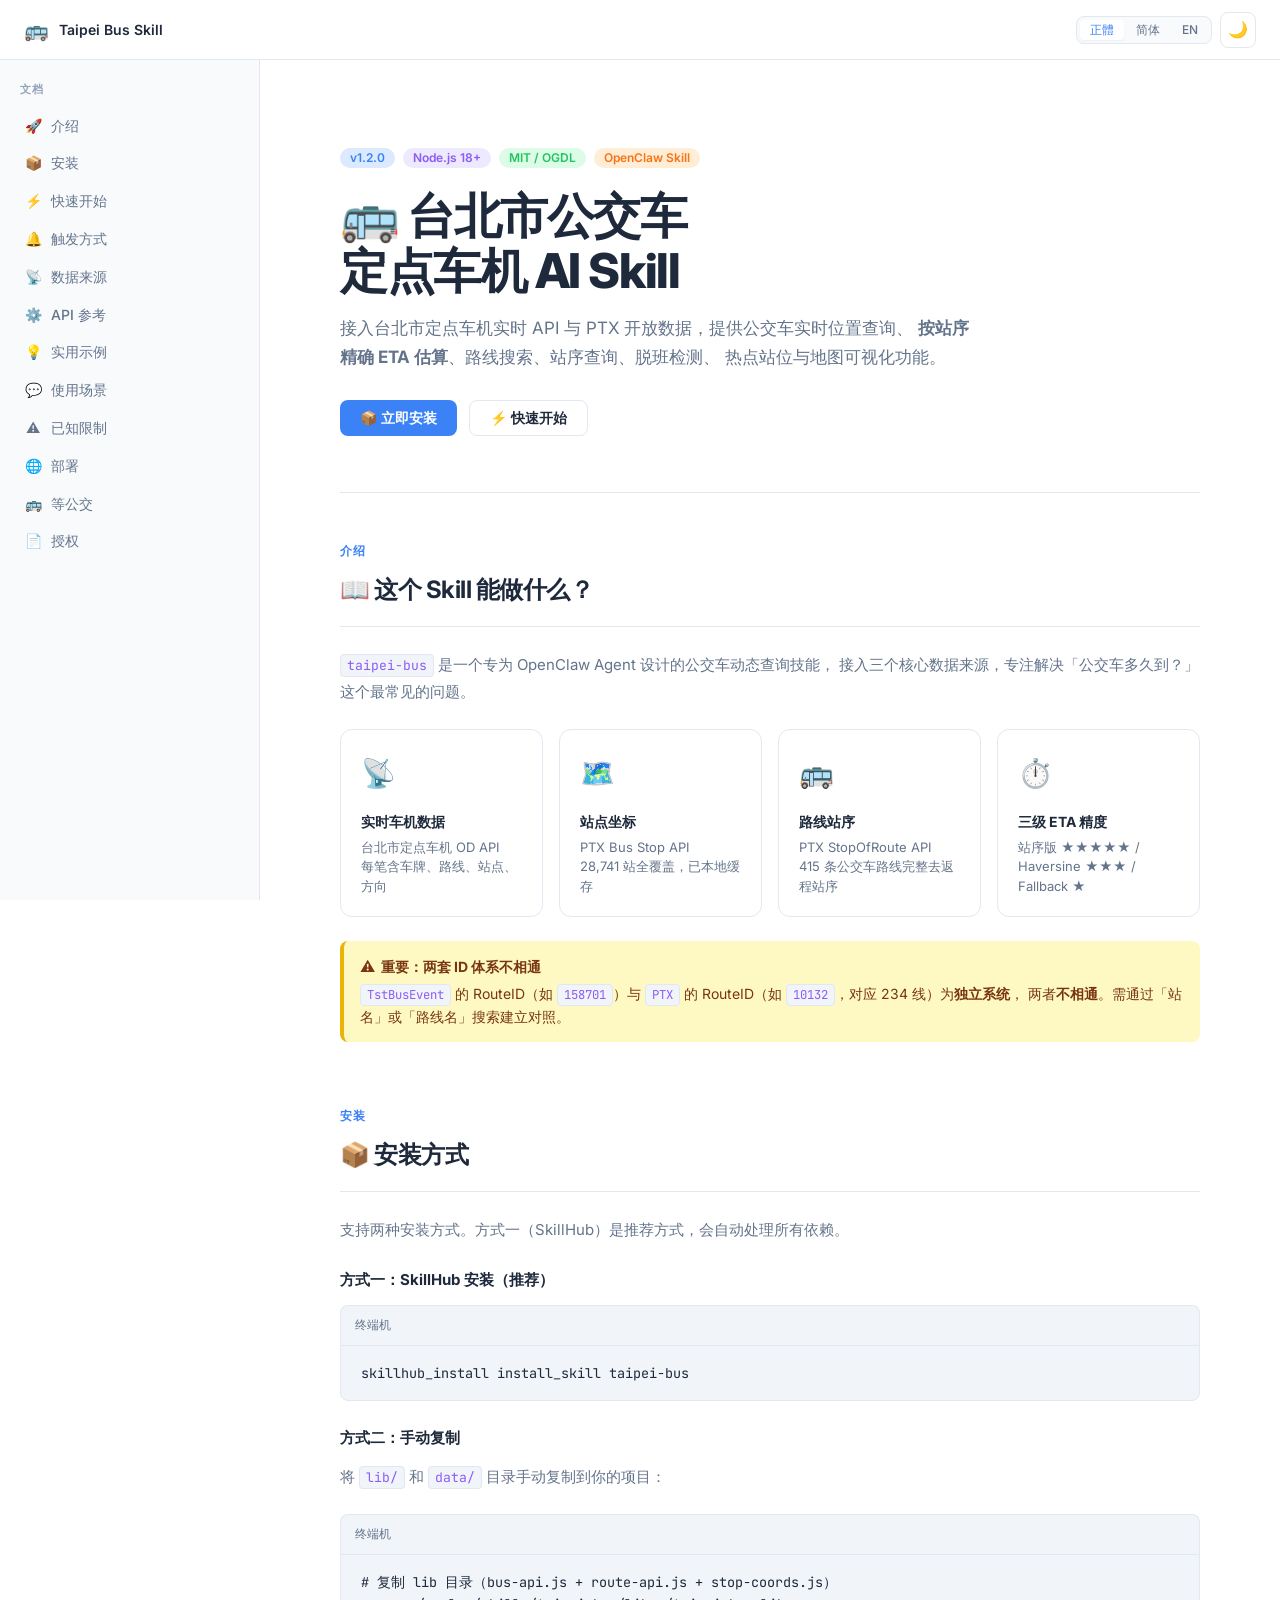
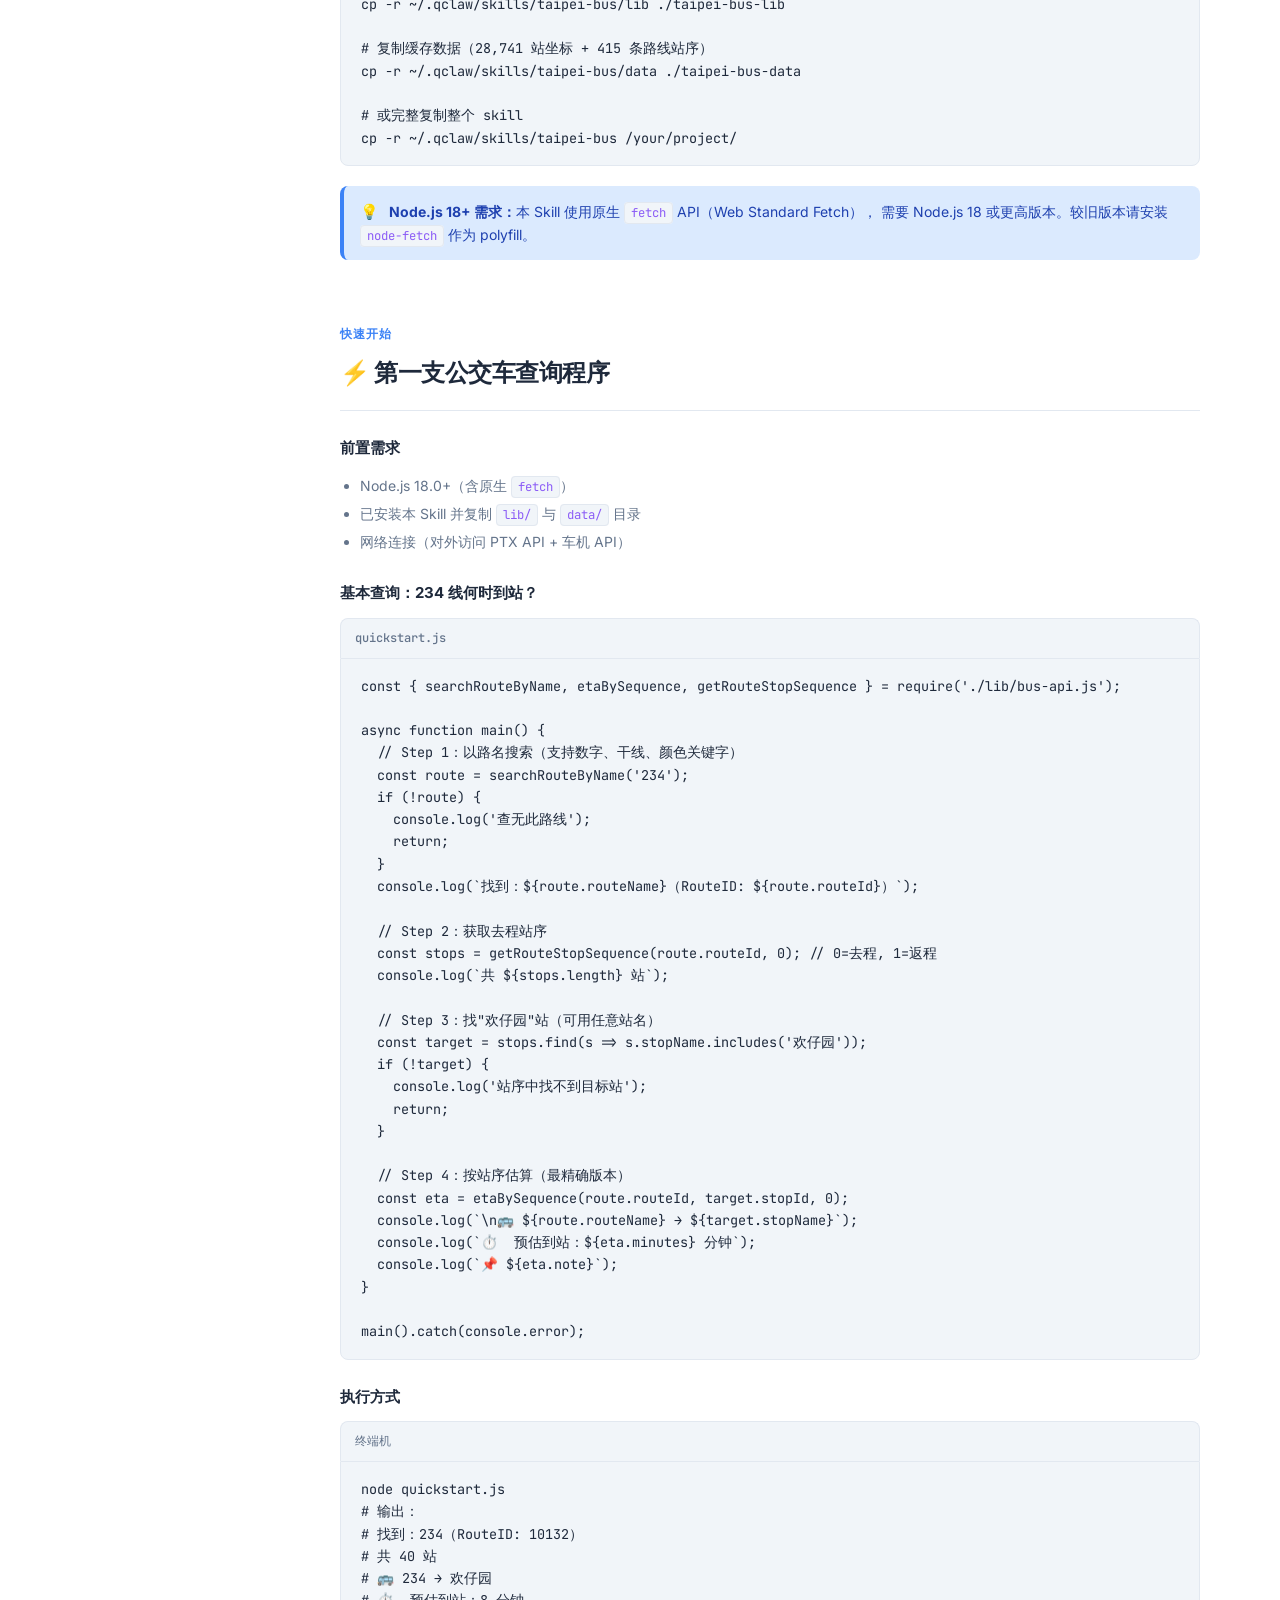
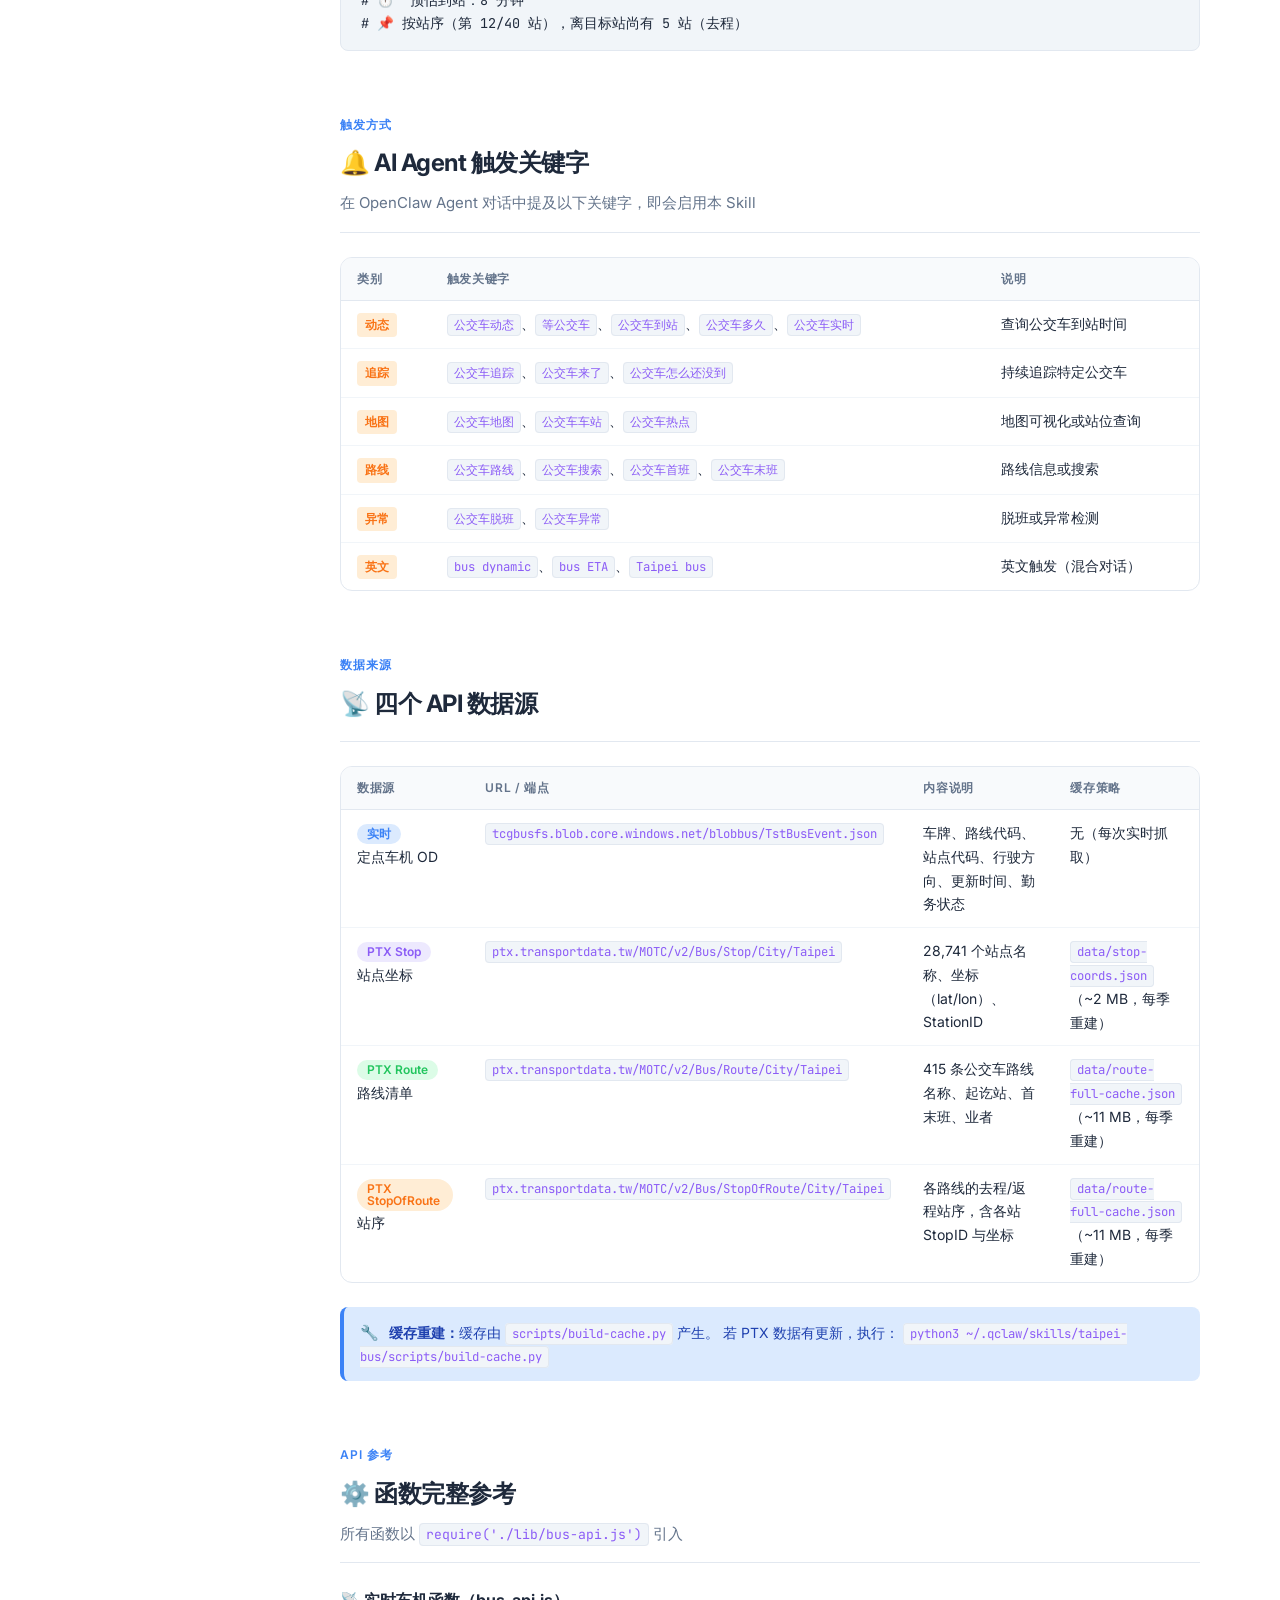
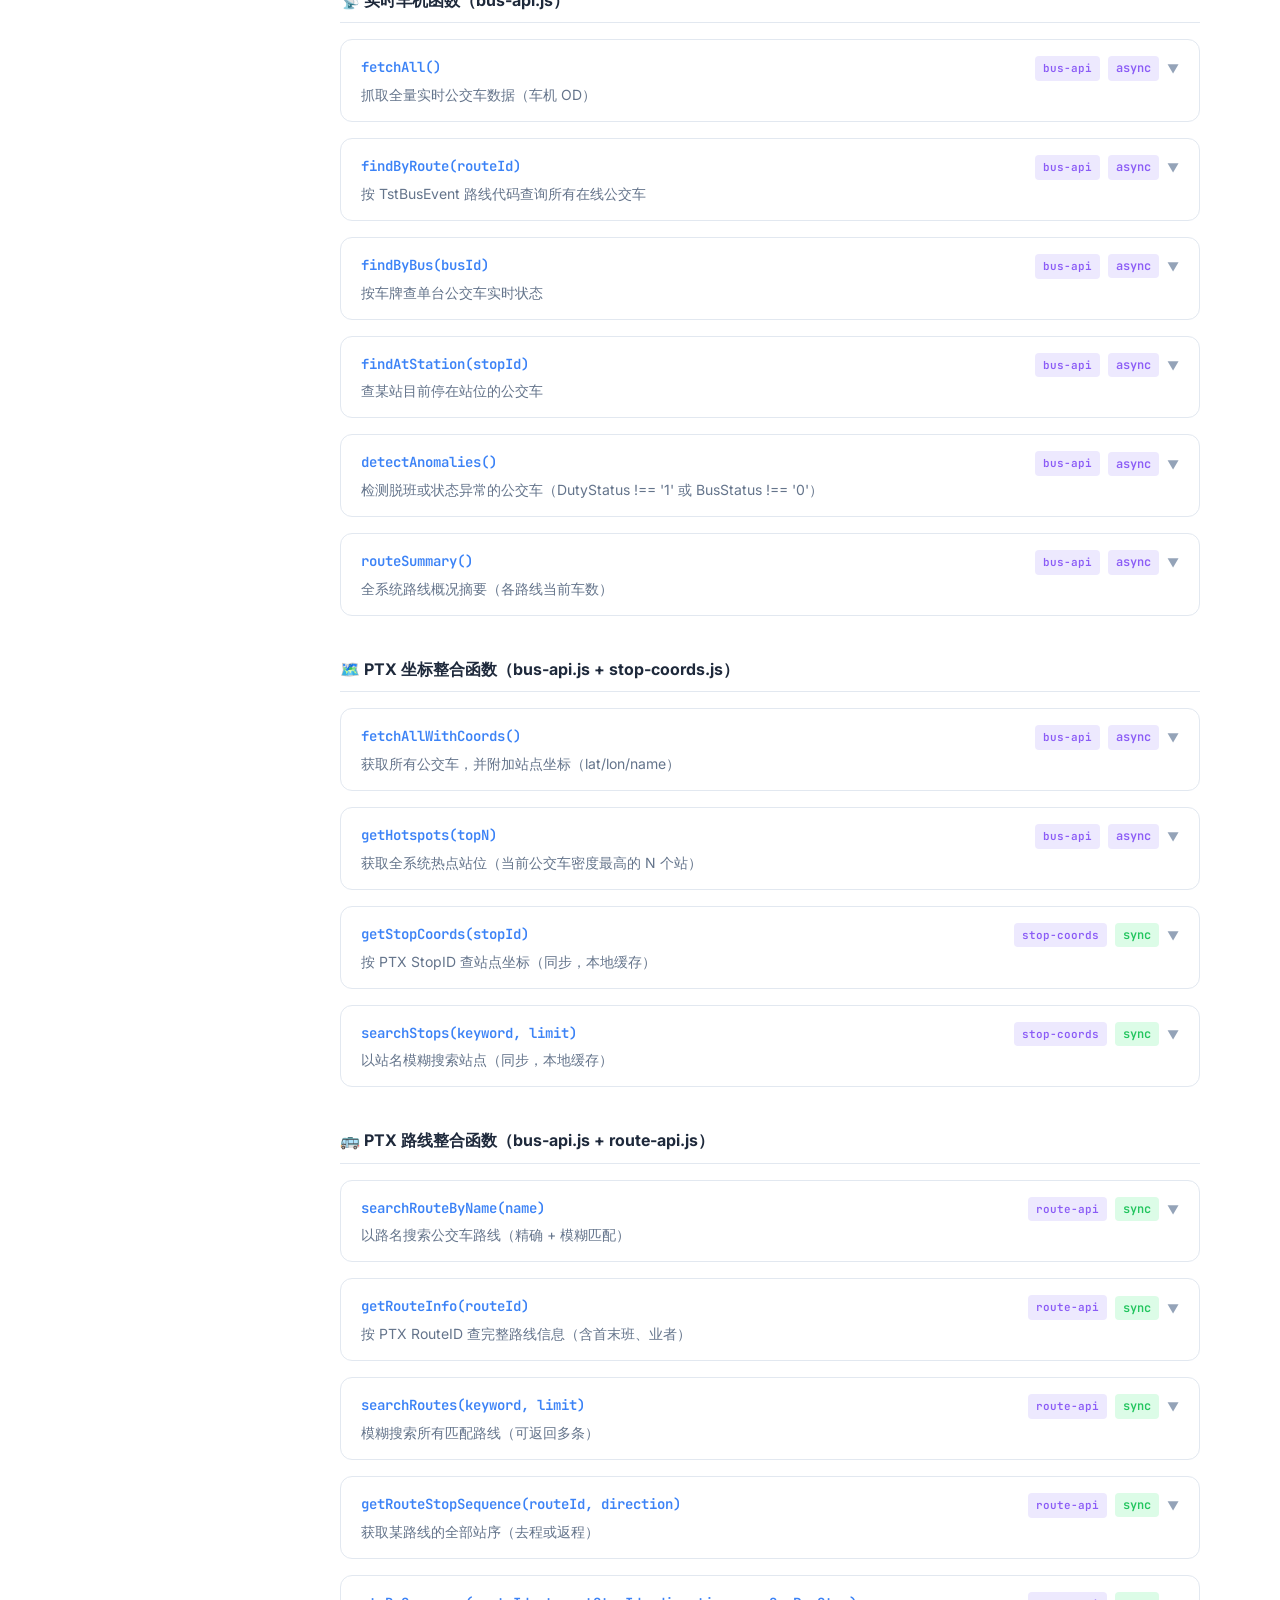
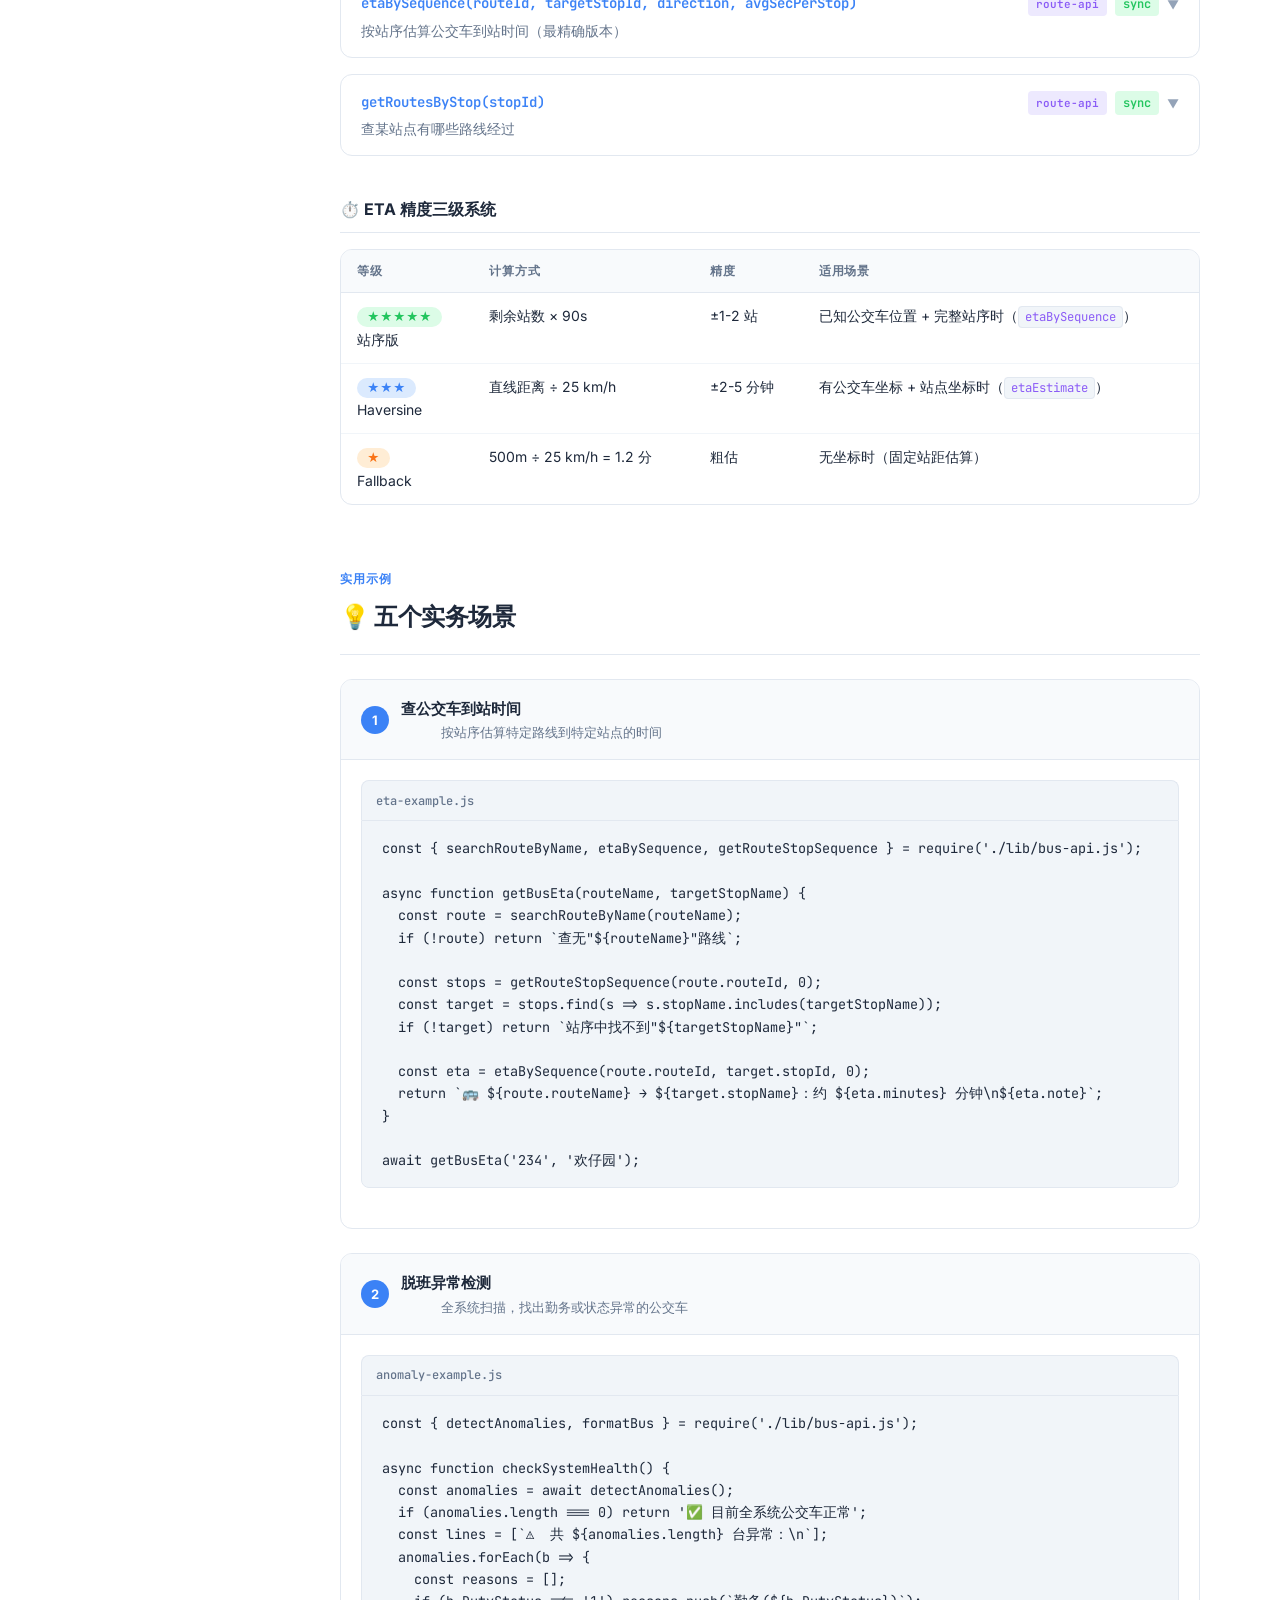
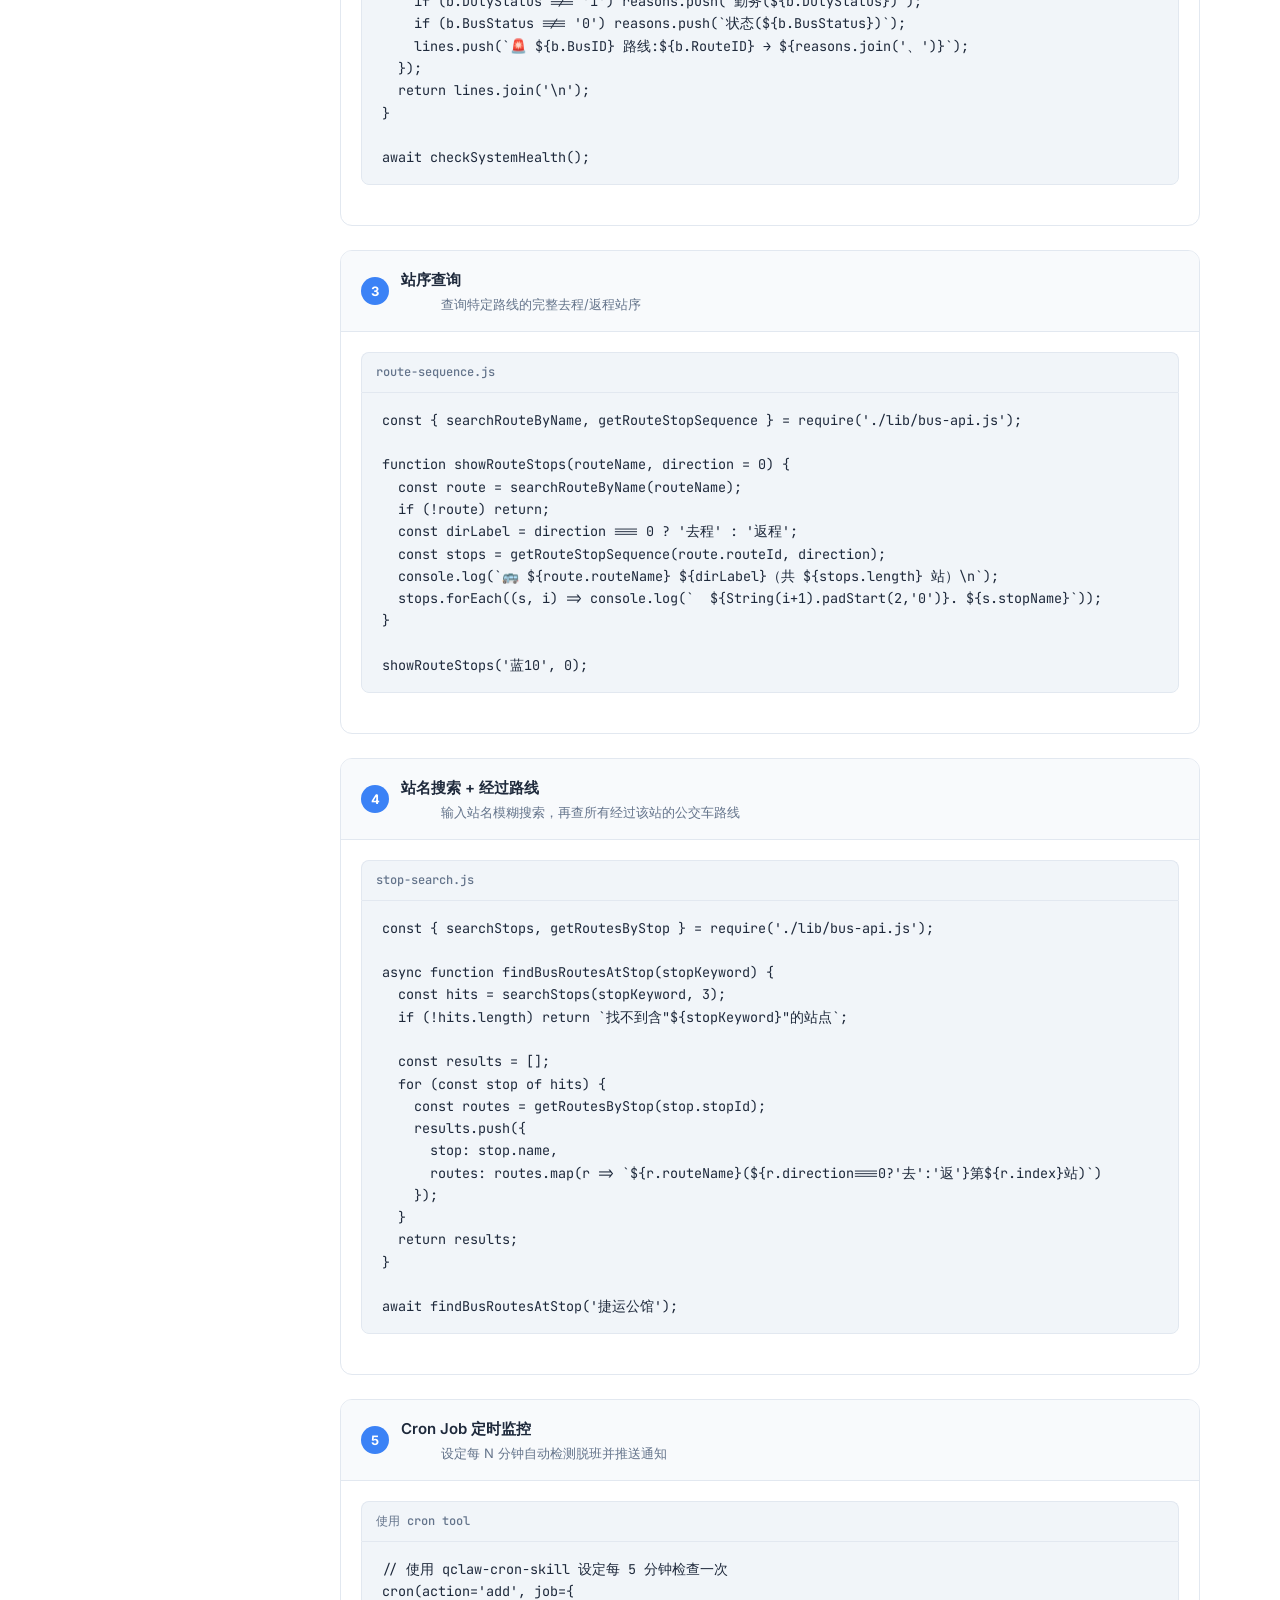
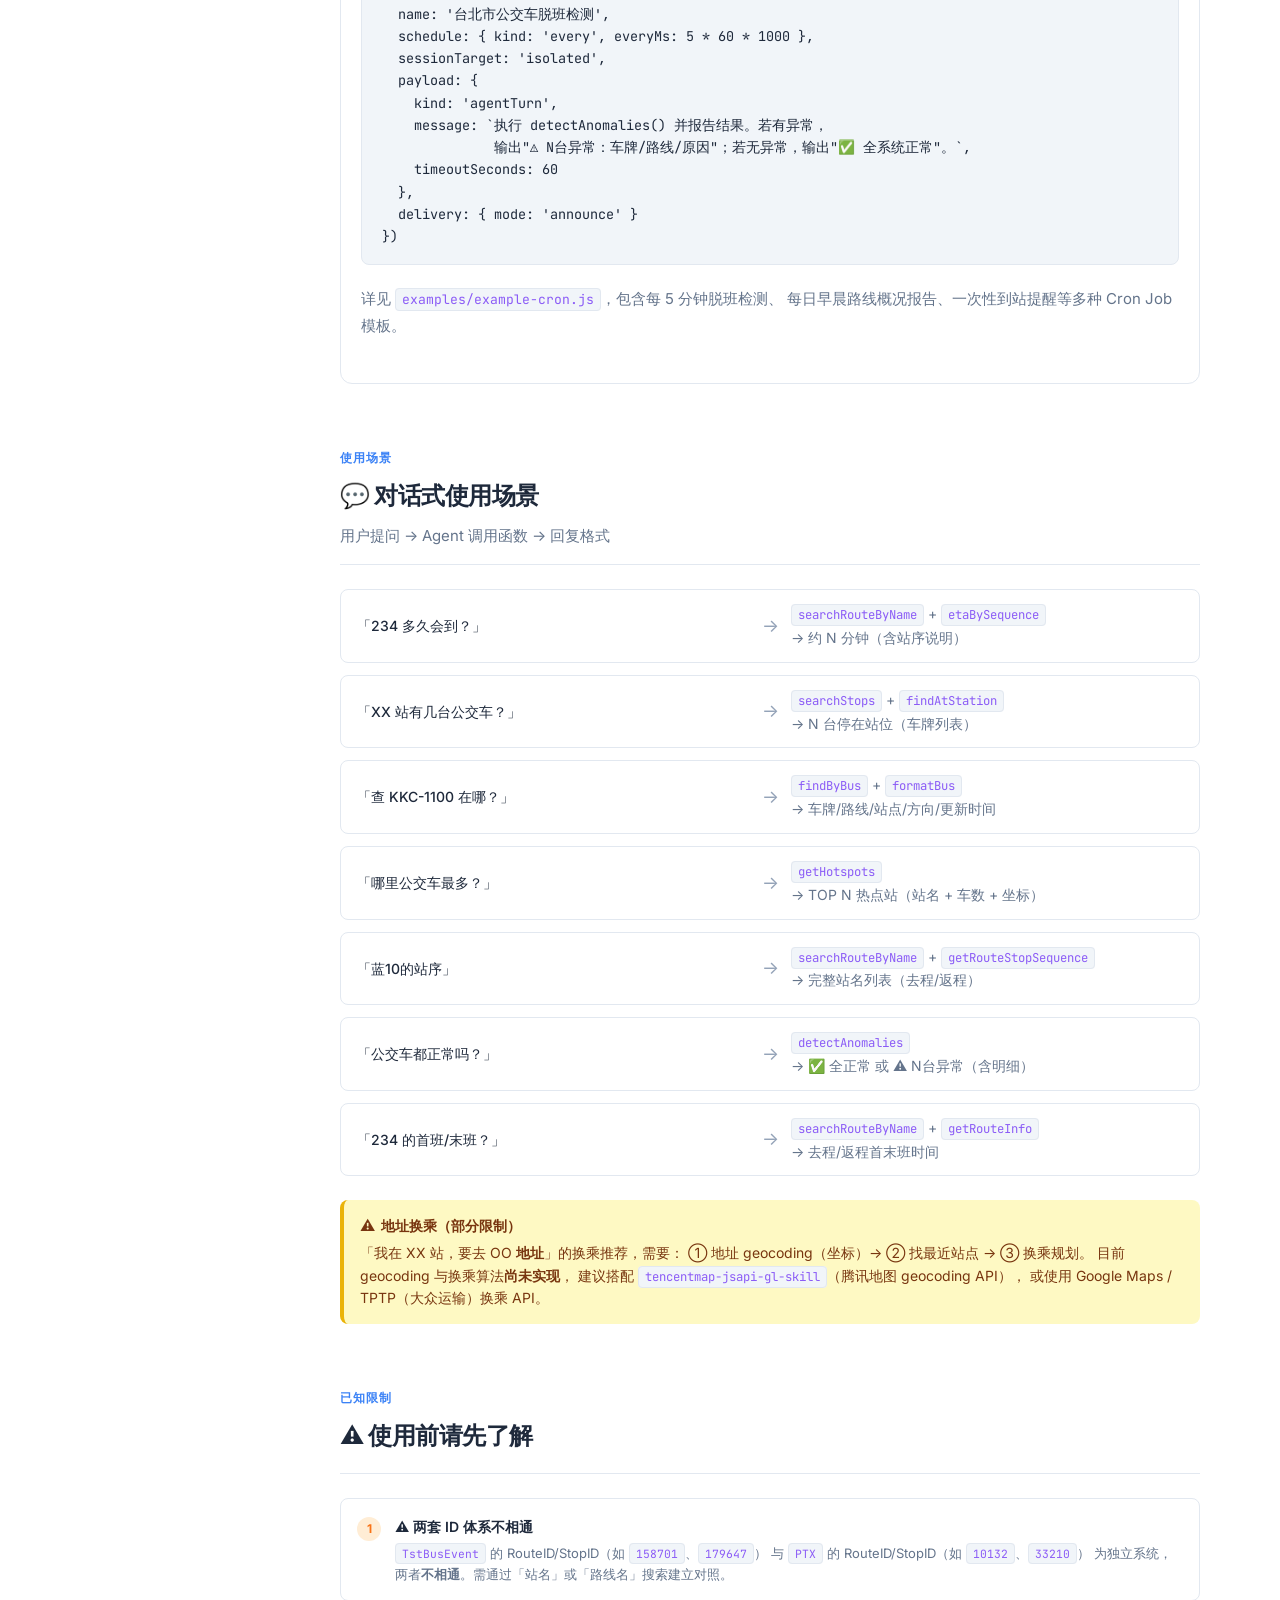
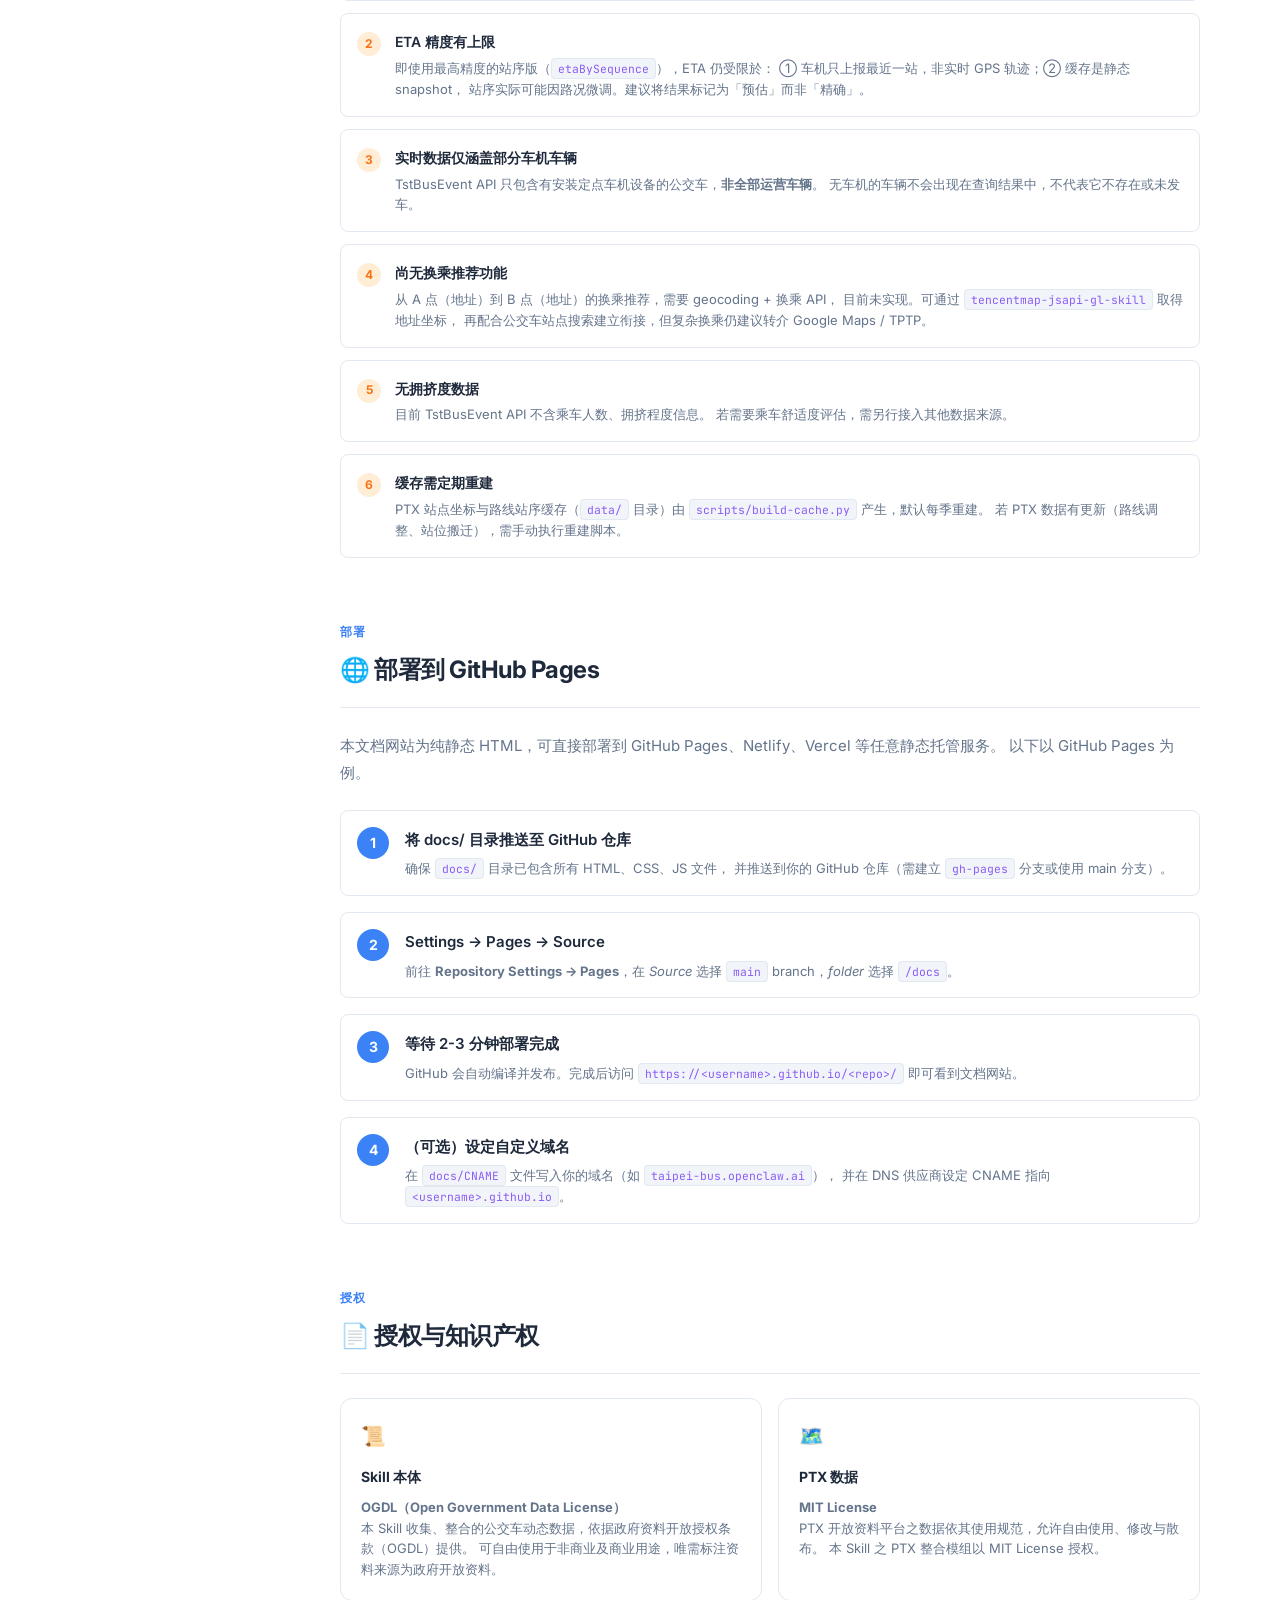
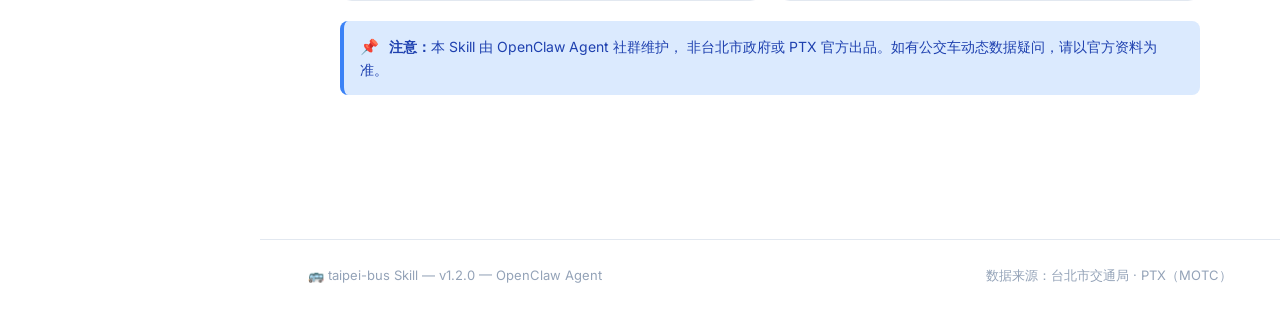
<file: bus/index.zh-CN.html>
<!DOCTYPE html>
<html lang="zh-CN" data-theme="light">
<head>
  <meta charset="UTF-8">
  <meta name="viewport" content="width=device-width, initial-scale=1.0">
  <title>🚌 台北市公交车定点车机 AI Skill — OpenClaw</title>
  <meta name="description" content="台北市公交车实时动态查询 AI Skill，接入定点车机 API + PTX，整合 ETA 估算、脱班检测、路线搜索、站序查询。">
  <meta property="og:title" content="台北市公交车定点车机 AI Skill">
  <meta property="og:description" content="实时车位查询 × 按站序精确 ETA × 路线信息 × 地图可视化 × 脱班检测">
  <meta property="og:type" content="website">
  <link rel="stylesheet" href="assets/css/style.css">
  <link rel="icon" href="data:image/svg+xml,<svg xmlns='http://www.w3.org/2000/svg' viewBox='0 0 100 100'><text y='.9em' font-size='90'>🚌</text></svg>">
</head>
<body>

  <!-- Header -->
  <header class="site-header">
    <a href="index.zh-CN.html" class="header-brand">
      <span class="header-logo">🚌</span>
      <span class="header-title">Taipei Bus Skill</span>
    </a>
    <div class="header-actions">
      <nav class="lang-switcher" aria-label="选择语言">
        <button class="lang-btn" data-lang="zh-TW">正體</button>
        <button class="lang-btn active" data-lang="zh-CN">简体</button>
        <button class="lang-btn" data-lang="en">EN</button>
      </nav>
      <button class="theme-toggle" id="themeToggle" aria-label="切换主题">🌙</button>
      <button class="mobile-menu-btn" id="mobileMenuBtn" aria-label="打开菜单">☰</button>
    </div>
  </header>

  <div class="sidebar-overlay" id="sidebarOverlay"></div>

  <div class="layout">
    <!-- Sidebar -->
    <aside class="sidebar" id="sidebar" role="navigation" aria-label="文档导航">
      <div class="sidebar-section">
        <div class="sidebar-section-title">文档</div>
        <ul class="sidebar-nav">
          <li><a href="#intro" class="sidebar-link active"><span class="nav-icon">🚀</span> 介绍</a></li>
          <li><a href="#installation" class="sidebar-link"><span class="nav-icon">📦</span> 安装</a></li>
          <li><a href="#quickstart" class="sidebar-link"><span class="nav-icon">⚡</span> 快速开始</a></li>
          <li><a href="#trigger" class="sidebar-link"><span class="nav-icon">🔔</span> 触发方式</a></li>
          <li><a href="#data-sources" class="sidebar-link"><span class="nav-icon">📡</span> 数据来源</a></li>
          <li><a href="#api-reference" class="sidebar-link"><span class="nav-icon">⚙️</span> API 参考</a></li>
          <li><a href="#examples" class="sidebar-link"><span class="nav-icon">💡</span> 实用示例</a></li>
          <li><a href="#use-cases" class="sidebar-link"><span class="nav-icon">💬</span> 使用场景</a></li>
          <li><a href="#limitations" class="sidebar-link"><span class="nav-icon">⚠️</span> 已知限制</a></li>
          <li><a href="#deployment" class="sidebar-link"><span class="nav-icon">🌐</span> 部署</a></li>
          <li><a href="wait-bus.html" class="sidebar-link"><span class="nav-icon">🚌</span> 等公交</a></li>
          <li><a href="#license" class="sidebar-link"><span class="nav-icon">📄</span> 授权</a></li>
        </ul>
      </div>
    </aside>

    <!-- Main Content -->
    <main class="main-content">
      <div class="content-wrapper">

        <!-- Hero -->
        <section class="hero" id="hero">
          <div class="hero-badge-row">
            <span class="badge badge-blue">v1.2.0</span>
            <span class="badge badge-purple">Node.js 18+</span>
            <span class="badge badge-green">MIT / OGDL</span>
            <span class="badge badge-orange">OpenClaw Skill</span>
          </div>
          <h1 class="hero-title">🚌 台北市公交车<br>定点车机 AI Skill</h1>
          <p class="hero-description">
            接入台北市定点车机实时 API 与 PTX 开放数据，提供公交车实时位置查询、
            <strong>按站序精确 ETA 估算</strong>、路线搜索、站序查询、脱班检测、
            热点站位与地图可视化功能。
          </p>
          <div class="hero-actions">
            <a href="#installation" class="btn btn-primary">📦 立即安装</a>
            <a href="#quickstart" class="btn btn-secondary">⚡ 快速开始</a>
          </div>
        </section>

        <!-- ══════════════════════════════════════
             1. 介绍
        ══════════════════════════════════════ -->
        <section class="section" id="intro">
          <div class="section-header">
            <div class="section-eyebrow">介绍</div>
            <h2 class="section-title">📖 这个 Skill 能做什么？</h2>
          </div>
          <p class="section-intro">
            <code>taipei-bus</code> 是一个专为 OpenClaw Agent 设计的公交车动态查询技能，
            接入三个核心数据来源，专注解决「公交车多久到？」这个最常见的问题。
          </p>

          <div class="info-grid">
            <div class="info-card">
              <div class="info-card-icon">📡</div>
              <div class="info-card-title">实时车机数据</div>
              <div class="info-card-value">台北市定点车机 OD API<br>每笔含车牌、路线、站点、方向</div>
            </div>
            <div class="info-card">
              <div class="info-card-icon">🗺️</div>
              <div class="info-card-title">站点坐标</div>
              <div class="info-card-value">PTX Bus Stop API<br>28,741 站全覆盖，已本地缓存</div>
            </div>
            <div class="info-card">
              <div class="info-card-icon">🚌</div>
              <div class="info-card-title">路线站序</div>
              <div class="info-card-value">PTX StopOfRoute API<br>415 条公交车路线完整去返程站序</div>
            </div>
            <div class="info-card">
              <div class="info-card-icon">⏱️</div>
              <div class="info-card-title">三级 ETA 精度</div>
              <div class="info-card-value">站序版 ★★★★★ / Haversine ★★★ / Fallback ★</div>
            </div>
          </div>

          <div class="alert alert-warning">
            <div class="alert-title"><span class="alert-icon">⚠️</span>重要：两套 ID 体系不相通</div>
            <p>
              <code>TstBusEvent</code> 的 RouteID（如 <code>158701</code>）与
              <code>PTX</code> 的 RouteID（如 <code>10132</code>，对应 234 线）为<strong>独立系统</strong>，
              两者<strong>不相通</strong>。需通过「站名」或「路线名」搜索建立对照。
            </p>
          </div>
        </section>

        <!-- ══════════════════════════════════════
             2. 安装
        ══════════════════════════════════════ -->
        <section class="section" id="installation">
          <div class="section-header">
            <div class="section-eyebrow">安装</div>
            <h2 class="section-title">📦 安装方式</h2>
          </div>
          <p class="section-intro">
            支持两种安装方式。方式一（SkillHub）是推荐方式，会自动处理所有依赖。
          </p>

          <h3 style="font-size:15px;font-weight:700;margin-bottom:12px;color:var(--text-primary);">方式一：SkillHub 安装（推荐）</h3>
          <div class="code-wrapper">
            <div class="code-header">
              <span>终端机</span>
              <button class="copy-btn">📋 复制</button>
            </div>
            <pre><code>skillhub_install install_skill taipei-bus</code></pre>
          </div>

          <h3 style="font-size:15px;font-weight:700;margin:24px 0 12px;color:var(--text-primary);">方式二：手动复制</h3>
          <p class="section-intro">将 <code>lib/</code> 和 <code>data/</code> 目录手动复制到你的项目：</p>
          <div class="code-wrapper">
            <div class="code-header">
              <span>终端机</span>
              <button class="copy-btn">📋 复制</button>
            </div>
            <pre><code># 复制 lib 目录（bus-api.js + route-api.js + stop-coords.js）
cp -r ~/.qclaw/skills/taipei-bus/lib ./taipei-bus-lib

# 复制缓存数据（28,741 站坐标 + 415 条路线站序）
cp -r ~/.qclaw/skills/taipei-bus/data ./taipei-bus-data

# 或完整复制整个 skill
cp -r ~/.qclaw/skills/taipei-bus /your/project/</code></pre>
          </div>

          <div class="alert alert-info">
            <span class="alert-icon">💡</span>
            <strong>Node.js 18+ 需求：</strong>本 Skill 使用原生 <code>fetch</code> API（Web Standard Fetch），
            需要 Node.js 18 或更高版本。较旧版本请安装 <code>node-fetch</code> 作为 polyfill。
          </div>
        </section>

        <!-- ══════════════════════════════════════
             3. 快速开始
        ══════════════════════════════════════ -->
        <section class="section" id="quickstart">
          <div class="section-header">
            <div class="section-eyebrow">快速开始</div>
            <h2 class="section-title">⚡ 第一支公交车查询程序</h2>
          </div>

          <h3 style="font-size:15px;font-weight:700;margin-bottom:12px;">前置需求</h3>
          <ul style="font-size:14px;color:var(--text-secondary);margin-bottom:24px;padding-left:20px;line-height:2;">
            <li>Node.js 18.0+（含原生 <code>fetch</code>）</li>
            <li>已安装本 Skill 并复制 <code>lib/</code> 与 <code>data/</code> 目录</li>
            <li>网络连接（对外访问 PTX API + 车机 API）</li>
          </ul>

          <h3 style="font-size:15px;font-weight:700;margin-bottom:12px;">基本查询：234 线何时到站？</h3>
          <div class="code-wrapper">
            <div class="code-header">
              <span>quickstart.js</span>
              <button class="copy-btn">📋 复制</button>
            </div>
            <pre><code>const { searchRouteByName, etaBySequence, getRouteStopSequence } = require('./lib/bus-api.js');

async function main() {
  // Step 1：以路名搜索（支持数字、干线、颜色关键字）
  const route = searchRouteByName('234');
  if (!route) {
    console.log('查无此路线');
    return;
  }
  console.log(`找到：${route.routeName}（RouteID: ${route.routeId}）`);

  // Step 2：获取去程站序
  const stops = getRouteStopSequence(route.routeId, 0); // 0=去程, 1=返程
  console.log(`共 ${stops.length} 站`);

  // Step 3：找"欢仔园"站（可用任意站名）
  const target = stops.find(s => s.stopName.includes('欢仔园'));
  if (!target) {
    console.log('站序中找不到目标站');
    return;
  }

  // Step 4：按站序估算（最精确版本）
  const eta = etaBySequence(route.routeId, target.stopId, 0);
  console.log(`\n🚌 ${route.routeName} → ${target.stopName}`);
  console.log(`⏱️  预估到站：${eta.minutes} 分钟`);
  console.log(`📌 ${eta.note}`);
}

main().catch(console.error);</code></pre>
          </div>

          <h3 style="font-size:15px;font-weight:700;margin:24px 0 12px;">执行方式</h3>
          <div class="code-wrapper">
            <div class="code-header">
              <span>终端机</span>
              <button class="copy-btn">📋 复制</button>
            </div>
            <pre><code>node quickstart.js
# 输出：
# 找到：234（RouteID: 10132）
# 共 40 站
# 🚌 234 → 欢仔园
# ⏱️  预估到站：8 分钟
# 📌 按站序（第 12/40 站），离目标站尚有 5 站（去程）</code></pre>
          </div>
        </section>

        <!-- ══════════════════════════════════════
             4. 触发方式
        ══════════════════════════════════════ -->
        <section class="section" id="trigger">
          <div class="section-header">
            <div class="section-eyebrow">触发方式</div>
            <h2 class="section-title">🔔 AI Agent 触发关键字</h2>
            <p class="section-subtitle">在 OpenClaw Agent 对话中提及以下关键字，即会启用本 Skill</p>
          </div>

          <div class="table-wrapper">
            <table>
              <thead>
                <tr>
                  <th>类别</th>
                  <th>触发关键字</th>
                  <th>说明</th>
                </tr>
              </thead>
              <tbody>
                <tr>
                  <td><span class="tag tag-string">动态</span></td>
                  <td><code>公交车动态</code>、<code>等公交车</code>、<code>公交车到站</code>、<code>公交车多久</code>、<code>公交车实时</code></td>
                  <td>查询公交车到站时间</td>
                </tr>
                <tr>
                  <td><span class="tag tag-string">追踪</span></td>
                  <td><code>公交车追踪</code>、<code>公交车来了</code>、<code>公交车怎么还没到</code></td>
                  <td>持续追踪特定公交车</td>
                </tr>
                <tr>
                  <td><span class="tag tag-string">地图</span></td>
                  <td><code>公交车地图</code>、<code>公交车车站</code>、<code>公交车热点</code></td>
                  <td>地图可视化或站位查询</td>
                </tr>
                <tr>
                  <td><span class="tag tag-string">路线</span></td>
                  <td><code>公交车路线</code>、<code>公交车搜索</code>、<code>公交车首班</code>、<code>公交车末班</code></td>
                  <td>路线信息或搜索</td>
                </tr>
                <tr>
                  <td><span class="tag tag-string">异常</span></td>
                  <td><code>公交车脱班</code>、<code>公交车异常</code></td>
                  <td>脱班或异常检测</td>
                </tr>
                <tr>
                  <td><span class="tag tag-string">英文</span></td>
                  <td><code>bus dynamic</code>、<code>bus ETA</code>、<code>Taipei bus</code></td>
                  <td>英文触发（混合对话）</td>
                </tr>
              </tbody>
            </table>
          </div>
        </section>

        <!-- ══════════════════════════════════════
             5. 数据来源
        ══════════════════════════════════════ -->
        <section class="section" id="data-sources">
          <div class="section-header">
            <div class="section-eyebrow">数据来源</div>
            <h2 class="section-title">📡 四个 API 数据源</h2>
          </div>

          <div class="table-wrapper">
            <table>
              <thead>
                <tr>
                  <th>数据源</th>
                  <th>URL / 端点</th>
                  <th>内容说明</th>
                  <th>缓存策略</th>
                </tr>
              </thead>
              <tbody>
                <tr>
                  <td><span class="badge badge-blue">实时</span><br>定点车机 OD</td>
                  <td><code>tcgbusfs.blob.core.windows.net/blobbus/TstBusEvent.json</code></td>
                  <td>车牌、路线代码、站点代码、行驶方向、更新时间、勤务状态</td>
                  <td>无（每次实时抓取）</td>
                </tr>
                <tr>
                  <td><span class="badge badge-purple">PTX Stop</span><br>站点坐标</td>
                  <td><code>ptx.transportdata.tw/MOTC/v2/Bus/Stop/City/Taipei</code></td>
                  <td>28,741 个站点名称、坐标（lat/lon）、StationID</td>
                  <td><code>data/stop-coords.json</code>（~2 MB，每季重建）</td>
                </tr>
                <tr>
                  <td><span class="badge badge-green">PTX Route</span><br>路线清单</td>
                  <td><code>ptx.transportdata.tw/MOTC/v2/Bus/Route/City/Taipei</code></td>
                  <td>415 条公交车路线名称、起讫站、首末班、业者</td>
                  <td><code>data/route-full-cache.json</code>（~11 MB，每季重建）</td>
                </tr>
                <tr>
                  <td><span class="badge badge-orange">PTX StopOfRoute</span><br>站序</td>
                  <td><code>ptx.transportdata.tw/MOTC/v2/Bus/StopOfRoute/City/Taipei</code></td>
                  <td>各路线的去程/返程站序，含各站 StopID 与坐标</td>
                  <td><code>data/route-full-cache.json</code>（~11 MB，每季重建）</td>
                </tr>
              </tbody>
            </table>
          </div>

          <div class="alert alert-info">
            <span class="alert-icon">🔧</span>
            <strong>缓存重建：</strong>缓存由 <code>scripts/build-cache.py</code> 产生。
            若 PTX 数据有更新，执行：
            <code>python3 ~/.qclaw/skills/taipei-bus/scripts/build-cache.py</code>
          </div>
        </section>

        <!-- ══════════════════════════════════════
             6. API 参考
        ══════════════════════════════════════ -->
        <section class="section" id="api-reference">
          <div class="section-header">
            <div class="section-eyebrow">API 参考</div>
            <h2 class="section-title">⚙️ 函数完整参考</h2>
            <p class="section-subtitle">所有函数以 <code>require('./lib/bus-api.js')</code> 引入</p>
          </div>

          <h3 style="font-size:16px;font-weight:700;margin-bottom:16px;padding-bottom:8px;border-bottom:1px solid var(--border);color:var(--text-primary);">
            📡 实时车机函数（bus-api.js）
          </h3>

          <div class="function-list">

            <div class="function-card">
              <div class="function-card-header">
                <div>
                  <div class="function-name">fetchAll()</div>
                  <div class="function-desc">抓取全量实时公交车数据（车机 OD）</div>
                </div>
                <div style="display:flex;gap:8px;align-items:center;">
                  <span class="function-module-tag">bus-api</span>
                  <span class="tag tag-promise">async</span>
                  <span class="chevron">▼</span>
                </div>
              </div>
              <div class="function-body">
                <div class="return-info">
                  <strong>返回：</strong><code>Promise&lt;BusRecord[]&gt;</code> — 按更新时间倒序排列的公交车数组
                </div>
                <div class="code-wrapper">
                  <div class="code-header"><span>javascript</span><button class="copy-btn">📋 复制</button></div>
                  <pre><code>const { fetchAll } = require('./lib/bus-api.js');

const buses = await fetchAll();
console.log(`全系统共 ${buses.length} 台公交车在线`);
buses.slice(0, 3).forEach(b => console.log(b.BusID, b.RouteID, b.StopID));</code></pre>
                </div>
              </div>
            </div>

            <div class="function-card">
              <div class="function-card-header">
                <div>
                  <div class="function-name">findByRoute(routeId)</div>
                  <div class="function-desc">按 TstBusEvent 路线代码查询所有在线公交车</div>
                </div>
                <div style="display:flex;gap:8px;align-items:center;">
                  <span class="function-module-tag">bus-api</span>
                  <span class="tag tag-promise">async</span>
                  <span class="chevron">▼</span>
                </div>
              </div>
              <div class="function-body">
                <div class="return-info">
                  <strong>返回：</strong><code>Promise&lt;BusRecord[]&gt;</code> — 该路线所有在线公交车
                </div>
                <div class="table-wrapper" style="margin-bottom:16px;">
                  <table class="param-table">
                    <thead><tr><th>参数</th><th>类型</th><th>说明</th></tr></thead>
                    <tbody>
                      <tr><td><code>routeId</code></td><td><span class="tag tag-string">string</span></td><td>TstBusEvent 路线代码（如 <code>'158701'</code>）⚠️ 非 PTX RouteID</td></tr>
                    </tbody>
                  </table>
                </div>
                <div class="alert alert-warning" style="margin-bottom:12px;">
                  <span class="alert-icon">⚠️</span>这里的 <code>routeId</code> 是 TstBusEvent 体系的代码（如 <code>158701</code>），
                  不是 PTX RouteID（如 <code>10132</code>）。建议先用 <code>searchRouteByName</code> 确认。
                </div>
                <div class="code-wrapper">
                  <div class="code-header"><span>javascript</span><button class="copy-btn">📋 复制</button></div>
                  <pre><code>const { findByRoute } = require('./lib/bus-api.js');

const buses = await findByRoute('158701');
console.log(`路线 ${buses.length} 台公交车在线`);
buses.forEach(b => console.log(`${b.BusID} 在 ${b.StopID}`));</code></pre>
                </div>
              </div>
            </div>

            <div class="function-card">
              <div class="function-card-header">
                <div>
                  <div class="function-name">findByBus(busId)</div>
                  <div class="function-desc">按车牌查单台公交车实时状态</div>
                </div>
                <div style="display:flex;gap:8px;align-items:center;">
                  <span class="function-module-tag">bus-api</span>
                  <span class="tag tag-promise">async</span>
                  <span class="chevron">▼</span>
                </div>
              </div>
              <div class="function-body">
                <div class="return-info">
                  <strong>返回：</strong><code>Promise&lt;BusRecord | null&gt;</code> — 找不到时返回 <code>null</code>
                </div>
                <div class="code-wrapper">
                  <div class="code-header"><span>javascript</span><button class="copy-btn">📋 复制</button></div>
                  <pre><code>const { findByBus, formatBus } = require('./lib/bus-api.js');

const bus = await findByBus('KKC-1100');
if (bus) {
  console.log(formatBus(bus, true));
} else {
  console.log('查无此车牌或车机未上线');
}</code></pre>
                </div>
              </div>
            </div>

            <div class="function-card">
              <div class="function-card-header">
                <div>
                  <div class="function-name">findAtStation(stopId)</div>
                  <div class="function-desc">查某站目前停在站位的公交车</div>
                </div>
                <div style="display:flex;gap:8px;align-items:center;">
                  <span class="function-module-tag">bus-api</span>
                  <span class="tag tag-promise">async</span>
                  <span class="chevron">▼</span>
                </div>
              </div>
              <div class="function-body">
                <div class="return-info">
                  <strong>返回：</strong><code>Promise&lt;BusRecord[]&gt;</code> — <code>CarOnStop === '1'</code> 的公交车数组
                </div>
                <div class="code-wrapper">
                  <div class="code-header"><span>javascript</span><button class="copy-btn">📋 复制</button></div>
                  <pre><code>const { findAtStation } = require('./lib/bus-api.js');

const buses = await findAtStation('179647');
console.log(`站位 ${buses.length} 台停在站位`);
buses.forEach(b => console.log(b.BusID, b.RouteID));</code></pre>
                </div>
              </div>
            </div>

            <div class="function-card">
              <div class="function-card-header">
                <div>
                  <div class="function-name">detectAnomalies()</div>
                  <div class="function-desc">检测脱班或状态异常的公交车（DutyStatus !== '1' 或 BusStatus !== '0'）</div>
                </div>
                <div style="display:flex;gap:8px;align-items:center;">
                  <span class="function-module-tag">bus-api</span>
                  <span class="tag tag-promise">async</span>
                  <span class="chevron">▼</span>
                </div>
              </div>
              <div class="function-body">
                <div class="return-info">
                  <strong>返回：</strong><code>Promise&lt;BusRecord[]&gt;</code> — 异常公交车数组，空数组表示全系统正常
                </div>
                <div class="code-wrapper">
                  <div class="code-header"><span>javascript</span><button class="copy-btn">📋 复制</button></div>
                  <pre><code>const { detectAnomalies, formatBus } = require('./lib/bus-api.js');

const anomalies = await detectAnomalies();
if (anomalies.length === 0) {
  console.log('✅ 全系统正常');
} else {
  console.log(`⚠️ ${anomalies.length} 台异常`);
  anomalies.forEach(b => console.log(formatBus(b)));
}</code></pre>
                </div>
              </div>
            </div>

            <div class="function-card">
              <div class="function-card-header">
                <div>
                  <div class="function-name">routeSummary()</div>
                  <div class="function-desc">全系统路线概况摘要（各路线当前车数）</div>
                </div>
                <div style="display:flex;gap:8px;align-items:center;">
                  <span class="function-module-tag">bus-api</span>
                  <span class="tag tag-promise">async</span>
                  <span class="chevron">▼</span>
                </div>
              </div>
              <div class="function-body">
                <div class="return-info">
                  <strong>返回：</strong><code>Promise&lt;{[routeId]: {count, buses[]}}&gt;</code>
                </div>
                <div class="code-wrapper">
                  <div class="code-header"><span>javascript</span><button class="copy-btn">📋 复制</button></div>
                  <pre><code>const { routeSummary } = require('./lib/bus-api.js');

const summary = await routeSummary();
const top5 = Object.entries(summary)
  .sort(([,a],[,b]) => b.count - a.count)
  .slice(0, 5);

top5.forEach(([routeId, {count}]) => {
  console.log(`路线 ${routeId}: ${count} 台`);
});</code></pre>
                </div>
              </div>
            </div>

          </div>

          <h3 style="font-size:16px;font-weight:700;margin:40px 0 16px;padding-bottom:8px;border-bottom:1px solid var(--border);color:var(--text-primary);">
            🗺️ PTX 坐标整合函数（bus-api.js + stop-coords.js）
          </h3>

          <div class="function-list">

            <div class="function-card">
              <div class="function-card-header">
                <div>
                  <div class="function-name">fetchAllWithCoords()</div>
                  <div class="function-desc">获取所有公交车，并附加站点坐标（lat/lon/name）</div>
                </div>
                <div style="display:flex;gap:8px;align-items:center;">
                  <span class="function-module-tag">bus-api</span>
                  <span class="tag tag-promise">async</span>
                  <span class="chevron">▼</span>
                </div>
              </div>
              <div class="function-body">
                <div class="return-info">
                  <strong>返回：</strong><code>Promise&lt;EnrichedBusRecord[]&gt;</code> — 每条记录附加 <code>_stopCoords</code> 字段
                </div>
                <div class="code-wrapper">
                  <div class="code-header"><span>javascript</span><button class="copy-btn">📋 复制</button></div>
                  <pre><code>const { fetchAllWithCoords } = require('./lib/bus-api.js');

const buses = await fetchAllWithCoords();
const first = buses[0];
console.log(first.BusID, first.RouteID);
console.log('📍', first._stopCoords?.name,
  `(${first._stopCoords?.lat?.toFixed(5)}, ${first._stopCoords?.lon?.toFixed(5)})`);</code></pre>
                </div>
              </div>
            </div>

            <div class="function-card">
              <div class="function-card-header">
                <div>
                  <div class="function-name">getHotspots(topN)</div>
                  <div class="function-desc">获取全系统热点站位（当前公交车密度最高的 N 个站）</div>
                </div>
                <div style="display:flex;gap:8px;align-items:center;">
                  <span class="function-module-tag">bus-api</span>
                  <span class="tag tag-promise">async</span>
                  <span class="chevron">▼</span>
                </div>
              </div>
              <div class="function-body">
                <div class="return-info">
                  <strong>返回：</strong><code>Promise&lt;Array&lt;{stopId, stopName, lat, lon, count}&gt;&gt;</code>
                </div>
                <div class="table-wrapper" style="margin-bottom:16px;">
                  <table class="param-table">
                    <thead><tr><th>参数</th><th>类型</th><th>默认值</th><th>说明</th></tr></thead>
                    <tbody>
                      <tr><td><code>topN</code></td><td><span class="tag tag-number">number</span></td><td><code>10</code></td><td>返回前 N 个热点站</td></tr>
                    </tbody>
                  </table>
                </div>
                <div class="code-wrapper">
                  <div class="code-header"><span>javascript</span><button class="copy-btn">📋 复制</button></div>
                  <pre><code>const { getHotspots } = require('./lib/bus-api.js');

const hotspots = await getHotspots(5);
hotspots.forEach((h, i) => {
  console.log(`${i+1}. ${h.stopName} — ${h.count} 台`);
  console.log(`   📍 (${h.lat.toFixed(5)}, ${h.lon.toFixed(5)})`);
});</code></pre>
                </div>
              </div>
            </div>

            <div class="function-card">
              <div class="function-card-header">
                <div>
                  <div class="function-name">getStopCoords(stopId)</div>
                  <div class="function-desc">按 PTX StopID 查站点坐标（同步，本地缓存）</div>
                </div>
                <div style="display:flex;gap:8px;align-items:center;">
                  <span class="function-module-tag">stop-coords</span>
                  <span class="tag tag-sync">sync</span>
                  <span class="chevron">▼</span>
                </div>
              </div>
              <div class="function-body">
                <div class="return-info">
                  <strong>返回：</strong><code>{name, lat, lon, stationId} | null</code>
                </div>
                <div class="code-wrapper">
                  <div class="code-header"><span>javascript</span><button class="copy-btn">📋 复制</button></div>
                  <pre><code>const { getStopCoords } = require('./lib/bus-api.js');

const coords = getStopCoords('33210');
if (coords) {
  console.log(coords.name); // "公馆"
  console.log(coords.lat, coords.lon);
}</code></pre>
                </div>
              </div>
            </div>

            <div class="function-card">
              <div class="function-card-header">
                <div>
                  <div class="function-name">searchStops(keyword, limit)</div>
                  <div class="function-desc">以站名模糊搜索站点（同步，本地缓存）</div>
                </div>
                <div style="display:flex;gap:8px;align-items:center;">
                  <span class="function-module-tag">stop-coords</span>
                  <span class="tag tag-sync">sync</span>
                  <span class="chevron">▼</span>
                </div>
              </div>
              <div class="function-body">
                <div class="return-info">
                  <strong>返回：</strong><code>Array&lt;{stopId, name, lat, lon...}&gt;</code>
                </div>
                <div class="table-wrapper" style="margin-bottom:16px;">
                  <table class="param-table">
                    <thead><tr><th>参数</th><th>类型</th><th>默认值</th><th>说明</th></tr></thead>
                    <tbody>
                      <tr><td><code>keyword</code></td><td><span class="tag tag-string">string</span></td><td>—</td><td>站名关键字</td></tr>
                      <tr><td><code>limit</code></td><td><span class="tag tag-number">number</span></td><td><code>10</code></td><td>最多返回条数</td></tr>
                    </tbody>
                  </table>
                </div>
                <div class="code-wrapper">
                  <div class="code-header"><span>javascript</span><button class="copy-btn">📋 复制</button></div>
                  <pre><code>const { searchStops } = require('./lib/bus-api.js');

const hits = searchStops('捷运', 5);
hits.forEach(s => {
  console.log(`${s.stopId}: ${s.name}`);
  console.log(`  📍 (${s.lat?.toFixed(5)}, ${s.lon?.toFixed(5)})`);
});</code></pre>
                </div>
              </div>
            </div>

          </div>

          <h3 style="font-size:16px;font-weight:700;margin:40px 0 16px;padding-bottom:8px;border-bottom:1px solid var(--border);color:var(--text-primary);">
            🚌 PTX 路线整合函数（bus-api.js + route-api.js）
          </h3>

          <div class="function-list">

            <div class="function-card">
              <div class="function-card-header">
                <div>
                  <div class="function-name">searchRouteByName(name)</div>
                  <div class="function-desc">以路名搜索公交车路线（精确 + 模糊匹配）</div>
                </div>
                <div style="display:flex;gap:8px;align-items:center;">
                  <span class="function-module-tag">route-api</span>
                  <span class="tag tag-sync">sync</span>
                  <span class="chevron">▼</span>
                </div>
              </div>
              <div class="function-body">
                <div class="return-info">
                  <strong>返回：</strong><code>RouteInfo | null</code> — 含 <code>routeId</code>, <code>routeName</code>, <code>departure</code>, <code>terminal</code>
                </div>
                <div class="code-wrapper">
                  <div class="code-header"><span>javascript</span><button class="copy-btn">📋 复制</button></div>
                  <pre><code>const { searchRouteByName } = require('./lib/bus-api.js');

const route = searchRouteByName('蓝10');
if (route) {
  console.log(`${route.routeName}（${route.routeId}）`);
  console.log(`${route.departure} → ${route.terminal}`);
}</code></pre>
                </div>
              </div>
            </div>

            <div class="function-card">
              <div class="function-card-header">
                <div>
                  <div class="function-name">getRouteInfo(routeId)</div>
                  <div class="function-desc">按 PTX RouteID 查完整路线信息（含首末班、业者）</div>
                </div>
                <div style="display:flex;gap:8px;align-items:center;">
                  <span class="function-module-tag">route-api</span>
                  <span class="tag tag-sync">sync</span>
                  <span class="chevron">▼</span>
                </div>
              </div>
              <div class="function-body">
                <div class="return-info">
                  <strong>返回：</strong><code>RouteInfo | null</code>
                </div>
                <div class="code-wrapper">
                  <div class="code-header"><span>javascript</span><button class="copy-btn">📋 复制</button></div>
                  <pre><code>const { getRouteInfo, routeApi } = require('./lib/bus-api.js');

const route = getRouteInfo('10132'); // 234线
console.log(routeApi.formatRoute(route));</code></pre>
                </div>
              </div>
            </div>

            <div class="function-card">
              <div class="function-card-header">
                <div>
                  <div class="function-name">searchRoutes(keyword, limit)</div>
                  <div class="function-desc">模糊搜索所有匹配路线（可返回多条）</div>
                </div>
                <div style="display:flex;gap:8px;align-items:center;">
                  <span class="function-module-tag">route-api</span>
                  <span class="tag tag-sync">sync</span>
                  <span class="chevron">▼</span>
                </div>
              </div>
              <div class="function-body">
                <div class="return-info">
                  <strong>返回：</strong><code>RouteInfo[]</code>
                </div>
                <div class="code-wrapper">
                  <div class="code-header"><span>javascript</span><button class="copy-btn">📋 复制</button></div>
                  <pre><code>const { searchRoutes } = require('./lib/bus-api.js');

const routes = searchRoutes('蓝', 5);
routes.forEach(r => console.log(`${r.routeName}: ${r.departure} → ${r.terminal}`));</code></pre>
                </div>
              </div>
            </div>

            <div class="function-card">
              <div class="function-card-header">
                <div>
                  <div class="function-name">getRouteStopSequence(routeId, direction)</div>
                  <div class="function-desc">获取某路线的全部站序（去程或返程）</div>
                </div>
                <div style="display:flex;gap:8px;align-items:center;">
                  <span class="function-module-tag">route-api</span>
                  <span class="tag tag-sync">sync</span>
                  <span class="chevron">▼</span>
                </div>
              </div>
              <div class="function-body">
                <div class="return-info">
                  <strong>返回：</strong><code>StopEntry[]</code> — 含 <code>stopId</code>, <code>stopName</code>, <code>lat</code>, <code>lon</code>
                </div>
                <div class="table-wrapper" style="margin-bottom:16px;">
                  <table class="param-table">
                    <thead><tr><th>参数</th><th>类型</th><th>默认值</th><th>说明</th></tr></thead>
                    <tbody>
                      <tr><td><code>routeId</code></td><td><span class="tag tag-string">string</span></td><td>—</td><td>PTX RouteID</td></tr>
                      <tr><td><code>direction</code></td><td><span class="tag tag-number">number</span></td><td><code>0</code></td><td><code>0</code>=去程，<code>1</code>=返程</td></tr>
                    </tbody>
                  </table>
                </div>
                <div class="code-wrapper">
                  <div class="code-header"><span>javascript</span><button class="copy-btn">📋 复制</button></div>
                  <pre><code>const { getRouteStopSequence } = require('./lib/bus-api.js');

const stops = getRouteStopSequence('10132', 0); // 234去程
stops.forEach((s, i) => {
  console.log(`${i+1}. ${s.stopName}（${s.stopId}）`);
});</code></pre>
                </div>
              </div>
            </div>

            <div class="function-card">
              <div class="function-card-header">
                <div>
                  <div class="function-name">etaBySequence(routeId, targetStopId, direction, avgSecPerStop)</div>
                  <div class="function-desc">按站序估算公交车到站时间（最精确版本）</div>
                </div>
                <div style="display:flex;gap:8px;align-items:center;">
                  <span class="function-module-tag">route-api</span>
                  <span class="tag tag-sync">sync</span>
                  <span class="chevron">▼</span>
                </div>
              </div>
              <div class="function-body">
                <div class="return-info">
                  <strong>返回：</strong><code>{minutes, remaining, total, stop, note}</code>
                </div>
                <div class="table-wrapper" style="margin-bottom:16px;">
                  <table class="param-table">
                    <thead><tr><th>参数</th><th>类型</th><th>默认值</th><th>说明</th></tr></thead>
                    <tbody>
                      <tr><td><code>routeId</code></td><td><span class="tag tag-string">string</span></td><td>—</td><td>PTX RouteID</td></tr>
                      <tr><td><code>targetStopId</code></td><td><span class="tag tag-string">string</span></td><td>—</td><td>目标站 PTX StopID</td></tr>
                      <tr><td><code>direction</code></td><td><span class="tag tag-number">number</span></td><td><code>0</code></td><td><code>0</code>=去程，<code>1</code>=返程</td></tr>
                      <tr><td><code>avgSecPerStop</code></td><td><span class="tag tag-number">number</span></td><td><code>90</code></td><td>平均每站秒数（默认市区 1.5min）</td></tr>
                    </tbody>
                  </table>
                </div>
                <div class="code-wrapper">
                  <div class="code-header"><span>javascript</span><button class="copy-btn">📋 复制</button></div>
                  <pre><code>const { etaBySequence } = require('./lib/bus-api.js');

const eta = etaBySequence('10132', '33210', 0);
console.log(`预估到站：${eta.minutes} 分钟（${eta.note}）`);
console.log(`尚有 ${eta.remaining}/${eta.total} 站`);</code></pre>
                </div>
              </div>
            </div>

            <div class="function-card">
              <div class="function-card-header">
                <div>
                  <div class="function-name">getRoutesByStop(stopId)</div>
                  <div class="function-desc">查某站点有哪些路线经过</div>
                </div>
                <div style="display:flex;gap:8px;align-items:center;">
                  <span class="function-module-tag">route-api</span>
                  <span class="tag tag-sync">sync</span>
                  <span class="chevron">▼</span>
                </div>
              </div>
              <div class="function-body">
                <div class="return-info">
                  <strong>返回：</strong><code>{routeId, routeName, direction, index}[]</code>
                </div>
                <div class="code-wrapper">
                  <div class="code-header"><span>javascript</span><button class="copy-btn">📋 复制</button></div>
                  <pre><code>const { getRoutesByStop } = require('./lib/bus-api.js');

const routes = getRoutesByStop('33210');
routes.forEach(r => {
  const dir = r.direction === 0 ? '去程' : '返程';
  console.log(`${r.routeName}（${dir}）站序第 ${r.index} 站`);
});</code></pre>
                </div>
              </div>
            </div>

          </div>

          <h3 style="font-size:16px;font-weight:700;margin:40px 0 16px;padding-bottom:8px;border-bottom:1px solid var(--border);color:var(--text-primary);">
            ⏱️ ETA 精度三级系统
          </h3>

          <div class="table-wrapper" style="margin-bottom:20px;">
            <table>
              <thead>
                <tr>
                  <th>等级</th>
                  <th>计算方式</th>
                  <th>精度</th>
                  <th>适用场景</th>
                </tr>
              </thead>
              <tbody>
                <tr>
                  <td><span class="badge badge-green">★★★★★</span><br>站序版</td>
                  <td>剩余站数 × 90s</td>
                  <td>±1-2 站</td>
                  <td>已知公交车位置 + 完整站序时（<code>etaBySequence</code>）</td>
                </tr>
                <tr>
                  <td><span class="badge badge-blue">★★★</span><br>Haversine</td>
                  <td>直线距离 ÷ 25 km/h</td>
                  <td>±2-5 分钟</td>
                  <td>有公交车坐标 + 站点坐标时（<code>etaEstimate</code>）</td>
                </tr>
                <tr>
                  <td><span class="badge badge-orange">★</span><br>Fallback</td>
                  <td>500m ÷ 25 km/h = 1.2 分</td>
                  <td>粗估</td>
                  <td>无坐标时（固定站距估算）</td>
                </tr>
              </tbody>
            </table>
          </div>

        </section>

        <!-- ══════════════════════════════════════
             7. 实用示例
        ══════════════════════════════════════ -->
        <section class="section" id="examples">
          <div class="section-header">
            <div class="section-eyebrow">实用示例</div>
            <h2 class="section-title">💡 五个实务场景</h2>
          </div>

          <div class="example-list">

            <div class="example-card">
              <div class="example-header">
                <div class="example-number">1</div>
                <div>
                  <div class="example-title">查公交车到站时间</div>
                  <div class="example-desc">按站序估算特定路线到特定站点的时间</div>
                </div>
              </div>
              <div class="example-body">
                <div class="code-wrapper">
                  <div class="code-header"><span>eta-example.js</span><button class="copy-btn">📋 复制</button></div>
                  <pre><code>const { searchRouteByName, etaBySequence, getRouteStopSequence } = require('./lib/bus-api.js');

async function getBusEta(routeName, targetStopName) {
  const route = searchRouteByName(routeName);
  if (!route) return `查无"${routeName}"路线`;

  const stops = getRouteStopSequence(route.routeId, 0);
  const target = stops.find(s => s.stopName.includes(targetStopName));
  if (!target) return `站序中找不到"${targetStopName}"`;

  const eta = etaBySequence(route.routeId, target.stopId, 0);
  return `🚌 ${route.routeName} → ${target.stopName}：约 ${eta.minutes} 分钟\n${eta.note}`;
}

await getBusEta('234', '欢仔园');</code></pre>
                </div>
              </div>
            </div>

            <div class="example-card">
              <div class="example-header">
                <div class="example-number">2</div>
                <div>
                  <div class="example-title">脱班异常检测</div>
                  <div class="example-desc">全系统扫描，找出勤务或状态异常的公交车</div>
                </div>
              </div>
              <div class="example-body">
                <div class="code-wrapper">
                  <div class="code-header"><span>anomaly-example.js</span><button class="copy-btn">📋 复制</button></div>
                  <pre><code>const { detectAnomalies, formatBus } = require('./lib/bus-api.js');

async function checkSystemHealth() {
  const anomalies = await detectAnomalies();
  if (anomalies.length === 0) return '✅ 目前全系统公交车正常';
  const lines = [`⚠️  共 ${anomalies.length} 台异常：\n`];
  anomalies.forEach(b => {
    const reasons = [];
    if (b.DutyStatus !== '1') reasons.push(`勤务(${b.DutyStatus})`);
    if (b.BusStatus !== '0') reasons.push(`状态(${b.BusStatus})`);
    lines.push(`🚨 ${b.BusID} 路线:${b.RouteID} → ${reasons.join('、')}`);
  });
  return lines.join('\n');
}

await checkSystemHealth();</code></pre>
                </div>
              </div>
            </div>

            <div class="example-card">
              <div class="example-header">
                <div class="example-number">3</div>
                <div>
                  <div class="example-title">站序查询</div>
                  <div class="example-desc">查询特定路线的完整去程/返程站序</div>
                </div>
              </div>
              <div class="example-body">
                <div class="code-wrapper">
                  <div class="code-header"><span>route-sequence.js</span><button class="copy-btn">📋 复制</button></div>
                  <pre><code>const { searchRouteByName, getRouteStopSequence } = require('./lib/bus-api.js');

function showRouteStops(routeName, direction = 0) {
  const route = searchRouteByName(routeName);
  if (!route) return;
  const dirLabel = direction === 0 ? '去程' : '返程';
  const stops = getRouteStopSequence(route.routeId, direction);
  console.log(`🚌 ${route.routeName} ${dirLabel}（共 ${stops.length} 站）\n`);
  stops.forEach((s, i) => console.log(`  ${String(i+1).padStart(2,'0')}. ${s.stopName}`));
}

showRouteStops('蓝10', 0);</code></pre>
                </div>
              </div>
            </div>

            <div class="example-card">
              <div class="example-header">
                <div class="example-number">4</div>
                <div>
                  <div class="example-title">站名搜索 + 经过路线</div>
                  <div class="example-desc">输入站名模糊搜索，再查所有经过该站的公交车路线</div>
                </div>
              </div>
              <div class="example-body">
                <div class="code-wrapper">
                  <div class="code-header"><span>stop-search.js</span><button class="copy-btn">📋 复制</button></div>
                  <pre><code>const { searchStops, getRoutesByStop } = require('./lib/bus-api.js');

async function findBusRoutesAtStop(stopKeyword) {
  const hits = searchStops(stopKeyword, 3);
  if (!hits.length) return `找不到含"${stopKeyword}"的站点`;

  const results = [];
  for (const stop of hits) {
    const routes = getRoutesByStop(stop.stopId);
    results.push({
      stop: stop.name,
      routes: routes.map(r => `${r.routeName}(${r.direction===0?'去':'返'}第${r.index}站)`)
    });
  }
  return results;
}

await findBusRoutesAtStop('捷运公馆');</code></pre>
                </div>
              </div>
            </div>

            <div class="example-card">
              <div class="example-header">
                <div class="example-number">5</div>
                <div>
                  <div class="example-title">Cron Job 定时监控</div>
                  <div class="example-desc">设定每 N 分钟自动检测脱班并推送通知</div>
                </div>
              </div>
              <div class="example-body">
                <div class="code-wrapper">
                  <div class="code-header"><span>使用 cron tool</span><button class="copy-btn">📋 复制</button></div>
                  <pre><code>// 使用 qclaw-cron-skill 设定每 5 分钟检查一次
cron(action='add', job={
  name: '台北市公交车脱班检测',
  schedule: { kind: 'every', everyMs: 5 * 60 * 1000 },
  sessionTarget: 'isolated',
  payload: {
    kind: 'agentTurn',
    message: `执行 detectAnomalies() 并报告结果。若有异常，
              输出"⚠️ N台异常：车牌/路线/原因"；若无异常，输出"✅ 全系统正常"。`,
    timeoutSeconds: 60
  },
  delivery: { mode: 'announce' }
})</code></pre>
                </div>
                <p class="section-intro" style="margin-top:12px;">
                  详见 <code>examples/example-cron.js</code>，包含每 5 分钟脱班检测、
                  每日早晨路线概况报告、一次性到站提醒等多种 Cron Job 模板。
                </p>
              </div>
            </div>

          </div>
        </section>

        <!-- ══════════════════════════════════════
             8. 使用场景
        ══════════════════════════════════════ -->
        <section class="section" id="use-cases">
          <div class="section-header">
            <div class="section-eyebrow">使用场景</div>
            <h2 class="section-title">💬 对话式使用场景</h2>
            <p class="section-subtitle">用户提问 → Agent 调用函数 → 回复格式</p>
          </div>

          <div class="scenario-grid">
            <div class="scenario-row">
              <div class="scenario-question">「234 多久会到？」</div>
              <div class="scenario-arrow">→</div>
              <div class="scenario-answer"><code>searchRouteByName</code> + <code>etaBySequence</code><br>→ 约 N 分钟（含站序说明）</div>
            </div>
            <div class="scenario-row">
              <div class="scenario-question">「XX 站有几台公交车？」</div>
              <div class="scenario-arrow">→</div>
              <div class="scenario-answer"><code>searchStops</code> + <code>findAtStation</code><br>→ N 台停在站位（车牌列表）</div>
            </div>
            <div class="scenario-row">
              <div class="scenario-question">「查 KKC-1100 在哪？」</div>
              <div class="scenario-arrow">→</div>
              <div class="scenario-answer"><code>findByBus</code> + <code>formatBus</code><br>→ 车牌/路线/站点/方向/更新时间</div>
            </div>
            <div class="scenario-row">
              <div class="scenario-question">「哪里公交车最多？」</div>
              <div class="scenario-arrow">→</div>
              <div class="scenario-answer"><code>getHotspots</code><br>→ TOP N 热点站（站名 + 车数 + 坐标）</div>
            </div>
            <div class="scenario-row">
              <div class="scenario-question">「蓝10的站序」</div>
              <div class="scenario-arrow">→</div>
              <div class="scenario-answer"><code>searchRouteByName</code> + <code>getRouteStopSequence</code><br>→ 完整站名列表（去程/返程）</div>
            </div>
            <div class="scenario-row">
              <div class="scenario-question">「公交车都正常吗？」</div>
              <div class="scenario-arrow">→</div>
              <div class="scenario-answer"><code>detectAnomalies</code><br>→ ✅ 全正常 或 ⚠️ N台异常（含明细）</div>
            </div>
            <div class="scenario-row">
              <div class="scenario-question">「234 的首班/末班？」</div>
              <div class="scenario-arrow">→</div>
              <div class="scenario-answer"><code>searchRouteByName</code> + <code>getRouteInfo</code><br>→ 去程/返程首末班时间</div>
            </div>
          </div>

          <div class="alert alert-warning" style="margin-top:24px;">
            <div class="alert-title"><span class="alert-icon">⚠️</span>地址换乘（部分限制）</div>
            <p>
              「我在 XX 站，要去 OO <strong>地址</strong>」的换乘推荐，需要：
              ① 地址 geocoding（坐标）→ ② 找最近站点 → ③ 换乘规划。
              目前 geocoding 与换乘算法<strong>尚未实现</strong>，
              建议搭配 <code>tencentmap-jsapi-gl-skill</code>（腾讯地图 geocoding API），
              或使用 Google Maps / TPTP（大众运输）换乘 API。
            </p>
          </div>
        </section>

        <!-- ══════════════════════════════════════
             9. 已知限制
        ══════════════════════════════════════ -->
        <section class="section" id="limitations">
          <div class="section-header">
            <div class="section-eyebrow">已知限制</div>
            <h2 class="section-title">⚠️ 使用前请先了解</h2>
          </div>

          <div class="limitations-list">
            <div class="limitation-item">
              <div class="limitation-num">1</div>
              <div class="limitation-content">
                <div class="limitation-title">⚠️ 两套 ID 体系不相通</div>
                <div class="limitation-desc">
                  <code>TstBusEvent</code> 的 RouteID/StopID（如 <code>158701</code>、<code>179647</code>）
                  与 <code>PTX</code> 的 RouteID/StopID（如 <code>10132</code>、<code>33210</code>）
                  为独立系统，两者<strong>不相通</strong>。需通过「站名」或「路线名」搜索建立对照。
                </div>
              </div>
            </div>
            <div class="limitation-item">
              <div class="limitation-num">2</div>
              <div class="limitation-content">
                <div class="limitation-title">ETA 精度有上限</div>
                <div class="limitation-desc">
                  即使用最高精度的站序版（<code>etaBySequence</code>），ETA 仍受限於：
                  ① 车机只上报最近一站，非实时 GPS 轨迹；② 缓存是静态 snapshot，
                  站序实际可能因路况微调。建议将结果标记为「预估」而非「精确」。
                </div>
              </div>
            </div>
            <div class="limitation-item">
              <div class="limitation-num">3</div>
              <div class="limitation-content">
                <div class="limitation-title">实时数据仅涵盖部分车机车辆</div>
                <div class="limitation-desc">
                  TstBusEvent API 只包含有安装定点车机设备的公交车，<strong>非全部运营车辆</strong>。
                  无车机的车辆不会出现在查询结果中，不代表它不存在或未发车。
                </div>
              </div>
            </div>
            <div class="limitation-item">
              <div class="limitation-num">4</div>
              <div class="limitation-content">
                <div class="limitation-title">尚无换乘推荐功能</div>
                <div class="limitation-desc">
                  从 A 点（地址）到 B 点（地址）的换乘推荐，需要 geocoding + 换乘 API，
                  目前未实现。可通过 <code>tencentmap-jsapi-gl-skill</code> 取得地址坐标，
                  再配合公交车站点搜索建立衔接，但复杂换乘仍建议转介 Google Maps / TPTP。
                </div>
              </div>
            </div>
            <div class="limitation-item">
              <div class="limitation-num">5</div>
              <div class="limitation-content">
                <div class="limitation-title">无拥挤度数据</div>
                <div class="limitation-desc">
                  目前 TstBusEvent API 不含乘车人数、拥挤程度信息。
                  若需要乘车舒适度评估，需另行接入其他数据来源。
                </div>
              </div>
            </div>
            <div class="limitation-item">
              <div class="limitation-num">6</div>
              <div class="limitation-content">
                <div class="limitation-title">缓存需定期重建</div>
                <div class="limitation-desc">
                  PTX 站点坐标与路线站序缓存（<code>data/</code> 目录）由
                  <code>scripts/build-cache.py</code> 产生，默认每季重建。
                  若 PTX 数据有更新（路线调整、站位搬迁），需手动执行重建脚本。
                </div>
              </div>
            </div>
          </div>
        </section>

        <!-- ══════════════════════════════════════
             10. 部署
        ══════════════════════════════════════ -->
        <section class="section" id="deployment">
          <div class="section-header">
            <div class="section-eyebrow">部署</div>
            <h2 class="section-title">🌐 部署到 GitHub Pages</h2>
          </div>
          <p class="section-intro">
            本文档网站为纯静态 HTML，可直接部署到 GitHub Pages、Netlify、Vercel 等任意静态托管服务。
            以下以 GitHub Pages 为例。
          </p>

          <div class="deploy-steps">
            <div class="deploy-step">
              <div class="step-number">1</div>
              <div class="step-content">
                <div class="step-title">将 docs/ 目录推送至 GitHub 仓库</div>
                <div class="step-desc">
                  确保 <code>docs/</code> 目录已包含所有 HTML、CSS、JS 文件，
                  并推送到你的 GitHub 仓库（需建立 <code>gh-pages</code> 分支或使用 main 分支）。
                </div>
              </div>
            </div>
            <div class="deploy-step">
              <div class="step-number">2</div>
              <div class="step-content">
                <div class="step-title">Settings → Pages → Source</div>
                <div class="step-desc">
                  前往 <strong>Repository Settings → Pages</strong>，在 <em>Source</em> 选择
                  <code>main</code> branch，<em>folder</em> 选择 <code>/docs</code>。
                </div>
              </div>
            </div>
            <div class="deploy-step">
              <div class="step-number">3</div>
              <div class="step-content">
                <div class="step-title">等待 2-3 分钟部署完成</div>
                <div class="step-desc">
                  GitHub 会自动编译并发布。完成后访问
                  <code>https://&lt;username&gt;.github.io/&lt;repo&gt;/</code>
                  即可看到文档网站。
                </div>
              </div>
            </div>
            <div class="deploy-step">
              <div class="step-number">4</div>
              <div class="step-content">
                <div class="step-title">（可选）设定自定义域名</div>
                <div class="step-desc">
                  在 <code>docs/CNAME</code> 文件写入你的域名（如 <code>taipei-bus.openclaw.ai</code>），
                  并在 DNS 供应商设定 CNAME 指向 <code>&lt;username&gt;.github.io</code>。
                </div>
              </div>
            </div>
          </div>
        </section>

        <!-- ══════════════════════════════════════
             11. 授权
        ══════════════════════════════════════ -->
        <section class="section" id="license">
          <div class="section-header">
            <div class="section-eyebrow">授权</div>
            <h2 class="section-title">📄 授权与知识产权</h2>
          </div>

          <div class="two-col">
            <div style="background:var(--bg-card);border:1px solid var(--border);border-radius:var(--radius-lg);padding:20px;">
              <div style="font-size:20px;margin-bottom:12px;">📜</div>
              <div style="font-size:14px;font-weight:700;color:var(--text-primary);margin-bottom:8px;">Skill 本体</div>
              <div style="font-size:13px;color:var(--text-secondary);line-height:1.6;">
                <strong>OGDL（Open Government Data License）</strong><br>
                本 Skill 收集、整合的公交车动态数据，依据政府资料开放授权条款（OGDL）提供。
                可自由使用于非商业及商业用途，唯需标注资料来源为政府开放资料。
              </div>
            </div>
            <div style="background:var(--bg-card);border:1px solid var(--border);border-radius:var(--radius-lg);padding:20px;">
              <div style="font-size:20px;margin-bottom:12px;">🗺️</div>
              <div style="font-size:14px;font-weight:700;color:var(--text-primary);margin-bottom:8px;">PTX 数据</div>
              <div style="font-size:13px;color:var(--text-secondary);line-height:1.6;">
                <strong>MIT License</strong><br>
                PTX 开放资料平台之数据依其使用规范，允许自由使用、修改与散布。
                本 Skill 之 PTX 整合模组以 MIT License 授权。
              </div>
            </div>
          </div>

          <div class="alert alert-info" style="margin-top:16px;">
            <span class="alert-icon">📌</span>
            <strong>注意：</strong>本 Skill 由 OpenClaw Agent 社群维护，
            非台北市政府或 PTX 官方出品。如有公交车动态数据疑问，请以官方资料为准。
          </div>
        </section>

      </div>
    </main>
  </div>

  <footer class="site-footer">
    <span>🚌 taipei-bus Skill — v1.2.0 — OpenClaw Agent</span>
    <span>数据来源：台北市交通局 · PTX（MOTC）</span>
  </footer>

  <script src="assets/js/main.js"></script>
</body>
</html>
</file>
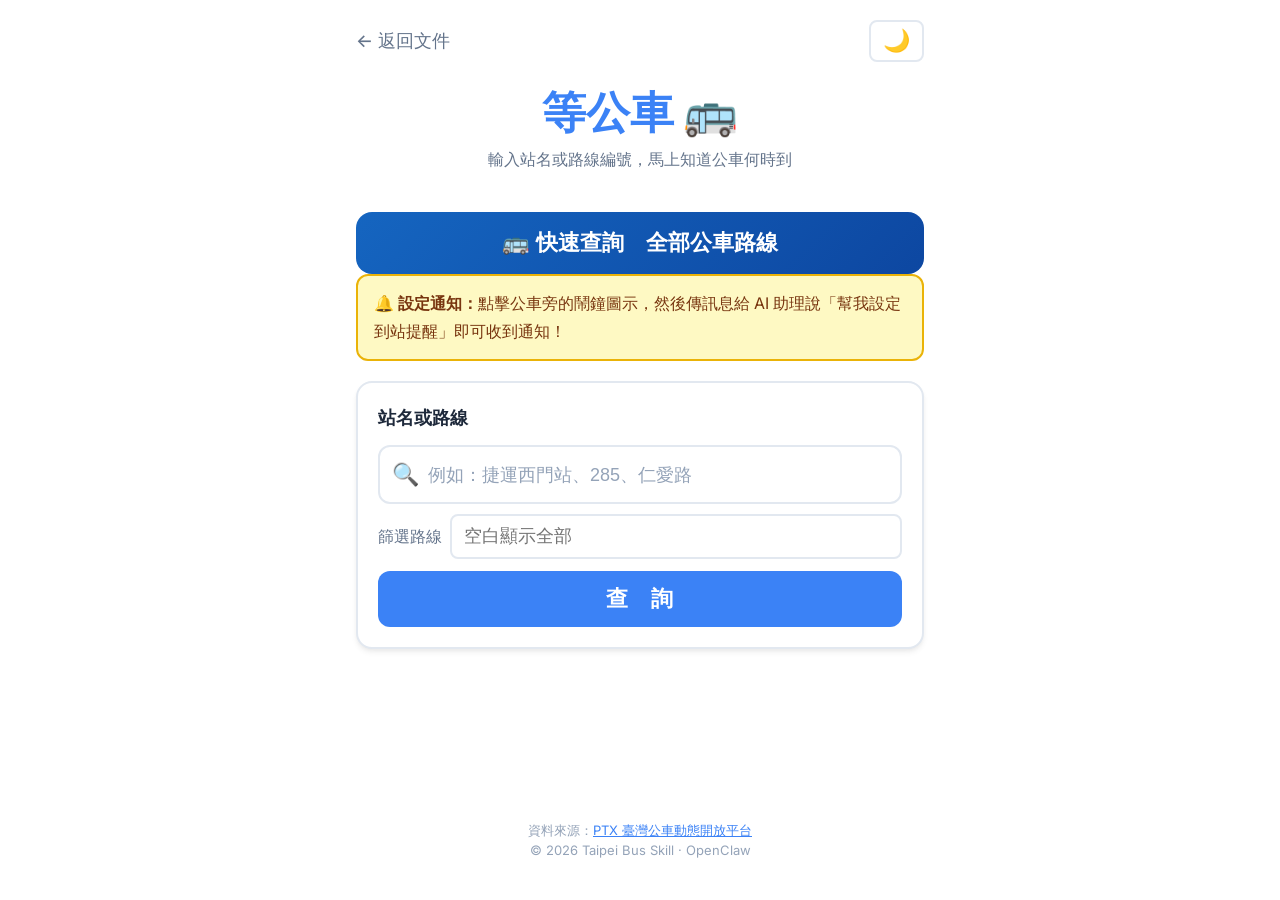
<file: bus/wait-bus.html>
<!DOCTYPE html>
<html lang="zh-TW">
<head>
  <meta charset="UTF-8">
  <meta name="viewport" content="width=device-width, initial-scale=1.0">
  <title>等公車 🚌 — 臺北公車長者友善查詢</title>
  <meta name="description" content="輸入站名或路線，查詢臺北市公車到站時間，長者友善大字版">
  <!-- Load existing theme/localStorage logic from main.js -->
  <link rel="stylesheet" href="assets/css/style.css">
  <link rel="icon" href="data:image/svg+xml,<svg xmlns='http://www.w3.org/2000/svg' viewBox='0 0 100 100'><text y='.9em' font-size='90'>🚌</text></svg>">

  <style>
    /* ─── wait-bus.html — Senior-Friendly Bus ETA Page ─── */

    /* Override body/layout to be full-width without sidebar/docs layout */
    body {
      background: var(--bg-primary, #FFFEF5);
      color: var(--text-primary, #212121);
      font-family: var(--font-sans, -apple-system, BlinkMacSystemFont, 'Segoe UI', sans-serif);
      min-height: 100vh;
      transition: background 0.2s, color 0.2s;
    }

    /* Standalone page shell — no sidebar, no docs layout */
    .wb-page {
      max-width: 600px;
      margin: 0 auto;
      padding: 20px 16px 40px;
      min-height: 100vh;
      display: flex;
      flex-direction: column;
    }

    /* ─── Header bar (theme toggle + back link) ─── */
    .wb-topbar {
      display: flex;
      align-items: center;
      justify-content: space-between;
      margin-bottom: 24px;
    }

    .wb-back {
      font-size: 18px;
      color: var(--text-secondary, #64748b);
      text-decoration: none;
      font-weight: 500;
    }

    .wb-back:hover {
      color: var(--accent-blue, #1565C0);
    }

    .wb-theme-btn {
      background: none;
      border: 2px solid var(--border, #e2e8f0);
      border-radius: 8px;
      font-size: 22px;
      cursor: pointer;
      padding: 6px 12px;
      color: var(--text-primary, #212121);
      transition: background 0.2s;
    }

    .wb-theme-btn:hover {
      background: var(--bg-hover, #f1f5f9);
    }

    /* ─── Hero Title ─── */
    .wb-title {
      font-size: clamp(32px, 8vw, 44px);
      font-weight: 800;
      text-align: center;
      color: var(--accent-blue, #1565C0);
      margin-bottom: 8px;
      line-height: 1.2;
    }

    .wb-subtitle {
      font-size: 16px;
      color: var(--text-secondary, #64748b);
      text-align: center;
      margin-bottom: 28px;
      line-height: 1.6;
    }

    /* ─── Search Area ─── */
    .wb-search-box {
      background: var(--bg-card, #ffffff);
      border: 2px solid var(--border, #e2e8f0);
      border-radius: 16px;
      padding: 20px;
      margin-bottom: 16px;
      box-shadow: var(--shadow-md, 0 4px 6px -1px rgba(0,0,0,0.07));
    }

    .wb-label {
      font-size: 18px;
      font-weight: 600;
      color: var(--text-primary, #212121);
      margin-bottom: 12px;
      display: block;
    }

    .wb-input-wrap {
      position: relative;
    }

    .wb-input {
      width: 100%;
      font-size: 20px;
      padding: 16px 16px 16px 48px;
      border: 2px solid var(--border, #e2e8f0);
      border-radius: 12px;
      background: var(--bg-primary, #FFFEF5);
      color: var(--text-primary, #212121);
      outline: none;
      box-sizing: border-box;
      transition: border-color 0.2s;
      min-height: 56px;
    }

    .wb-input::placeholder {
      color: var(--text-tertiary, #94a3b8);
      font-size: 18px;
    }

    .wb-input:focus {
      border-color: var(--accent-blue, #1565C0);
    }

    .wb-input-icon {
      position: absolute;
      left: 14px;
      top: 50%;
      transform: translateY(-50%);
      font-size: 22px;
      pointer-events: none;
    }

    /* Autocomplete dropdown */
    .wb-suggestions {
      position: absolute;
      top: calc(100% + 4px);
      left: 0;
      right: 0;
      background: var(--bg-card, #ffffff);
      border: 2px solid var(--accent-blue, #1565C0);
      border-radius: 12px;
      z-index: 100;
      box-shadow: var(--shadow-lg, 0 10px 15px -3px rgba(0,0,0,0.08));
      overflow: hidden;
      display: none;
    }

    .wb-suggestions.show {
      display: block;
    }

    .wb-suggestion-item {
      padding: 14px 16px;
      font-size: 18px;
      cursor: pointer;
      border-bottom: 1px solid var(--border-light, #f1f5f9);
      color: var(--text-primary, #212121);
      transition: background 0.15s;
      display: flex;
      align-items: center;
      gap: 10px;
    }

    .wb-suggestion-item:last-child {
      border-bottom: none;
    }

    .wb-suggestion-item:hover,
    .wb-suggestion-item.active {
      background: var(--bg-active, #eff6ff);
    }

    .wb-suggestion-icon {
      font-size: 20px;
    }

    /* Search button */
    .wb-search-btn {
      width: 100%;
      min-height: 56px;
      font-size: 22px;
      font-weight: 700;
      background: var(--accent-blue, #1565C0);
      color: #ffffff;
      border: none;
      border-radius: 12px;
      cursor: pointer;
      margin-top: 12px;
      transition: background 0.2s, transform 0.1s;
      letter-spacing: 0.5px;
    }

    .wb-search-btn:hover {
      background: #0d47a1;
      transform: translateY(-1px);
    }

    .wb-search-btn:active {
      transform: translateY(0);
    }

    .wb-search-btn:disabled {
      background: var(--text-tertiary, #94a3b8);
      cursor: not-allowed;
      transform: none;
    }

    /* Route number filter (optional secondary input) */
    .wb-route-filter {
      margin-top: 10px;
      display: flex;
      gap: 8px;
      align-items: center;
    }

    .wb-route-filter-label {
      font-size: 16px;
      color: var(--text-secondary, #64748b);
      white-space: nowrap;
    }

    .wb-route-input {
      flex: 1;
      font-size: 18px;
      padding: 10px 12px;
      border: 2px solid var(--border, #e2e8f0);
      border-radius: 8px;
      background: var(--bg-primary, #FFFEF5);
      color: var(--text-primary, #212121);
      outline: none;
      min-height: 44px;
    }

    .wb-route-input:focus {
      border-color: var(--accent-blue, #1565C0);
    }

    /* ─── Status Messages ─── */
    .wb-msg {
      text-align: center;
      padding: 20px;
      font-size: 18px;
      color: var(--text-secondary, #64748b);
      margin-bottom: 16px;
      border-radius: 12px;
      background: var(--bg-secondary, #f8fafc);
    }

    .wb-msg.loading {
      color: var(--accent-blue, #1565C0);
    }

    .wb-msg.error {
      color: var(--accent-red, #ef4444);
      background: var(--accent-red-light, #fee2e2);
    }

    /* ─── Results Header ─── */
    .wb-results-header {
      display: flex;
      align-items: center;
      justify-content: space-between;
      margin-bottom: 12px;
    }

    .wb-results-station {
      font-size: 20px;
      font-weight: 700;
      color: var(--text-primary, #212121);
    }

    .wb-results-refresh {
      font-size: 16px;
      color: var(--accent-blue, #1565C0);
      background: none;
      border: none;
      cursor: pointer;
      font-weight: 500;
      padding: 4px 8px;
      border-radius: 6px;
    }

    .wb-results-refresh:hover {
      background: var(--bg-hover, #f1f5f9);
    }

    /* ─── Bus Cards ─── */
    .wb-cards {
      display: flex;
      flex-direction: column;
      gap: 12px;
      margin-bottom: 20px;
    }

    .wb-card {
      background: var(--bg-card, #ffffff);
      border: 2px solid var(--border, #e2e8f0);
      border-radius: 14px;
      padding: 16px;
      display: flex;
      align-items: center;
      gap: 12px;
      box-shadow: var(--shadow-sm, 0 1px 2px rgba(0,0,0,0.05));
      transition: border-color 0.2s;
    }

    .wb-card:hover {
      border-color: var(--accent-blue, #1565C0);
    }

    .wb-card-left {
      display: flex;
      flex-direction: column;
      align-items: center;
      min-width: 64px;
    }

    .wb-route-badge {
      font-size: 22px;
      font-weight: 800;
      color: var(--accent-blue, #1565C0);
      background: var(--accent-blue-light, #dbeafe);
      border-radius: 8px;
      padding: 4px 8px;
      text-align: center;
      white-space: nowrap;
      line-height: 1.2;
    }

    [data-theme="dark"] .wb-route-badge {
      background: var(--accent-blue-light, #1e3a5f);
      color: var(--accent-blue, #64B5F6);
    }

    .wb-direction-tag {
      font-size: 12px;
      color: var(--text-tertiary, #94a3b8);
      margin-top: 2px;
    }

    .wb-card-mid {
      flex: 1;
      min-width: 0;
    }

    .wb-destination {
      font-size: 17px;
      font-weight: 600;
      color: var(--text-primary, #212121);
      white-space: nowrap;
      overflow: hidden;
      text-overflow: ellipsis;
      line-height: 1.3;
    }

    .wb-destination-sub {
      font-size: 14px;
      color: var(--text-secondary, #64748b);
      margin-top: 2px;
    }

    .wb-card-right {
      display: flex;
      flex-direction: column;
      align-items: flex-end;
      gap: 6px;
      min-width: 70px;
    }

    .wb-eta {
      font-size: 24px;
      font-weight: 800;
      line-height: 1;
    }

    .wb-eta.soon {
      color: #d32f2f; /* 紅色：即將到站 */
      animation: wb-pulse 1.5s ease-in-out infinite;
    }

    .wb-eta.very-soon {
      color: #e53935;
      animation: wb-pulse 1.5s ease-in-out infinite;
    }

    .wb-eta.short {
      color: #f57c00;
    }

    .wb-eta.medium {
      color: var(--accent-blue, #1565C0);
    }

    .wb-eta.long {
      color: var(--text-secondary, #64748b);
    }

    @keyframes wb-pulse {
      0%, 100% { opacity: 1; }
      50% { opacity: 0.65; }
    }

    .wb-eta-unit {
      font-size: 14px;
      font-weight: 400;
    }

    .wb-eta-sec {
      font-size: 13px;
      color: var(--text-tertiary, #94a3b8);
      font-weight: 400;
    }

    .wb-alarm-btn {
      background: none;
      border: 2px solid var(--border, #e2e8f0);
      border-radius: 8px;
      font-size: 20px;
      cursor: pointer;
      padding: 6px 10px;
      transition: background 0.2s, border-color 0.2s;
      min-height: 44px;
      min-width: 44px;
      display: flex;
      align-items: center;
      justify-content: center;
    }

    .wb-alarm-btn:hover {
      background: var(--accent-orange-light, #ffedd5);
      border-color: var(--accent-orange, #f97316);
    }

    .wb-alarm-btn.set {
      background: var(--accent-green-light, #dcfce7);
      border-color: var(--accent-green, #22c55e);
    }

    /* ─── Notification Hint Banner ─── */
    .wb-hint {
      background: var(--accent-yellow-light, #fef9c3);
      border: 2px solid var(--accent-yellow, #eab308);
      border-radius: 12px;
      padding: 14px 16px;
      font-size: 16px;
      color: #78350f;
      margin-bottom: 20px;
      line-height: 1.7;
    }

    [data-theme="dark"] .wb-hint {
      background: #2d2000;
      border-color: #7a5c00;
      color: #fde68a;
    }

    .wb-hint strong {
      font-weight: 700;
    }

    /* ─── Alarm Modal ─── */
    .wb-modal-overlay {
      display: none;
      position: fixed;
      inset: 0;
      background: rgba(0,0,0,0.5);
      z-index: 999;
      align-items: center;
      justify-content: center;
      padding: 20px;
    }

    .wb-modal-overlay.show {
      display: flex;
    }

    .wb-modal {
      background: var(--bg-card, #ffffff);
      border-radius: 20px;
      padding: 28px 24px;
      max-width: 420px;
      width: 100%;
      text-align: center;
      box-shadow: var(--shadow-lg, 0 10px 15px -3px rgba(0,0,0,0.1));
    }

    .wb-modal-icon {
      font-size: 56px;
      margin-bottom: 12px;
    }

    .wb-modal-title {
      font-size: 24px;
      font-weight: 800;
      color: var(--text-primary, #212121);
      margin-bottom: 10px;
    }

    .wb-modal-body {
      font-size: 17px;
      color: var(--text-secondary, #64748b);
      line-height: 1.6;
      margin-bottom: 20px;
    }

    .wb-modal-body code {
      background: var(--bg-code, #f1f5f9);
      border-radius: 6px;
      padding: 2px 6px;
      font-family: var(--font-mono, monospace);
      font-size: 15px;
      color: var(--accent-blue, #1565C0);
    }

    .wb-modal-close {
      min-height: 52px;
      font-size: 18px;
      font-weight: 700;
      background: var(--accent-blue, #1565C0);
      color: #ffffff;
      border: none;
      border-radius: 10px;
      padding: 12px 24px;
      cursor: pointer;
      width: 100%;
      transition: background 0.2s;
    }

    .wb-modal-close:hover {
      background: #0d47a1;
    }

    /* ─── Footer ─── */
    .wb-footer {
      margin-top: auto;
      padding-top: 24px;
      text-align: center;
      font-size: 13px;
      color: var(--text-tertiary, #94a3b8);
      line-height: 1.5;
    }

    /* ─── Responsive ─── */
    @media (max-width: 480px) {
      .wb-page {
        padding: 16px 12px 32px;
      }

      .wb-card {
        flex-wrap: wrap;
        gap: 8px;
      }

      .wb-card-right {
        flex-direction: row;
        align-items: center;
        width: 100%;
        justify-content: space-between;
      }

      .wb-eta {
        font-size: 20px;
      }
    }

    /* ─── Empty / No Data ─── */
    .wb-empty {
      text-align: center;
      padding: 32px 16px;
      color: var(--text-secondary, #64748b);
    }

    .wb-empty-icon {
      font-size: 56px;
      margin-bottom: 12px;
    }

    .wb-empty-title {
      font-size: 22px;
      font-weight: 700;
      color: var(--text-primary, #212121);
      margin-bottom: 8px;
    }

    .wb-empty-desc {
      font-size: 16px;
      line-height: 1.6;
    }

    /* Route chips (quick-stop-select after picking a route) */
    .wb-route-stops-prompt {
      background: var(--bg-secondary, #f0f4ff);
      border-radius: 16px;
      padding: 20px;
      margin-top: 16px;
    }
    .wb-route-stops-title {
      font-size: 22px;
      font-weight: bold;
      margin-bottom: 16px;
      color: var(--text-primary, #212121);
    }
    .wb-chips {
      display: flex;
      flex-wrap: wrap;
      gap: 10px;
    }
    .wb-chip {
      background: var(--primary, #1565C0);
      color: #fff;
      border: none;
      border-radius: 12px;
      padding: 12px 20px;
      font-size: 18px;
      font-weight: bold;
      cursor: pointer;
      min-height: 48px;
      transition: background 0.2s;
    }
    .wb-chip:hover { background: var(--primary-dark, #0d47a1); }
    .wb-chip-active { background: #e53935 !important; color: #fff !important; border-color: #e53935 !important; }
    .wb-chip-active:hover { background: #c62828 !important; }
    .wb-chip-seq {
      background: rgba(255,255,255,0.25);
      border-radius: 50%;
      width: 22px;
      height: 22px;
      display: inline-flex;
      align-items: center;
      justify-content: center;
      font-size: 11px;
      margin-right: 4px;
    }

    /* Bus tracker panel */
    .wb-tracker-loading {
      font-size: 20px;
      color: var(--text-secondary, #555);
      padding: 24px 0;
      text-align: center;
    }
    .wb-tracker-header { margin-top: 0; }
    .wb-tracker-route {
      font-size: 24px;
      margin-bottom: 14px;
      color: var(--primary, #1565C0);
    }
    .wb-bus-panel {
      background: linear-gradient(135deg, #e8f5e9, #f1f8e9);
      border-radius: 16px;
      padding: 16px;
      margin-bottom: 16px;
    }
    [data-theme="dark"] .wb-bus-panel { background: linear-gradient(135deg, #1b5e20, #2e7d32); }
    .wb-bus-panel-title {
      font-size: 18px;
      font-weight: bold;
      margin-bottom: 12px;
      color: #2e7d32;
    }
    [data-theme="dark"] .wb-bus-panel-title { color: #81c784; }
    .wb-bus-row {
      display: flex;
      align-items: center;
      gap: 12px;
      background: rgba(255,255,255,0.7);
      border-radius: 12px;
      padding: 12px 14px;
      margin-bottom: 8px;
    }
    [data-theme="dark"] .wb-bus-row { background: rgba(255,255,255,0.08); }
    .wb-bus-badge {
      background: var(--primary, #1565C0);
      color: #fff;
      border-radius: 10px;
      padding: 6px 10px;
      font-size: 16px;
      font-weight: bold;
      white-space: nowrap;
      flex-shrink: 0;
    }
    .wb-bus-loc { flex: 1; }
    .wb-bus-where {
      font-size: 18px;
      font-weight: bold;
      color: var(--text-primary, #212121);
    }
    .wb-bus-at-stop { color: #e53935; }
    .wb-bus-next {
      font-size: 14px;
      color: var(--text-secondary, #555);
      margin-top: 2px;
    }
    .wb-bus-eta-box {
      background: #e53935;
      color: #fff;
      border-radius: 10px;
      padding: 6px 12px;
      font-size: 16px;
      font-weight: bold;
      white-space: nowrap;
      text-align: center;
      min-width: 64px;
    }
    .wb-tracker-no-bus {
      background: var(--bg-secondary, #f0f4ff);
      border-radius: 12px;
      padding: 16px;
      text-align: center;
      font-size: 18px;
      color: var(--text-secondary, #555);
      margin-bottom: 16px;
    }
    /* ── Direction tabs ── */
    .wb-dir-tabs {
      display: flex;
      gap: 8px;
      margin-bottom: 14px;
      flex-wrap: wrap;
    }
    .wb-dir-tab {
      background: var(--bg-secondary, #f0f4ff);
      border: 2px solid var(--primary, #1565C0);
      border-radius: 24px;
      padding: 10px 22px;
      font-size: 17px;
      font-weight: bold;
      color: var(--primary, #1565C0);
      cursor: pointer;
      transition: all 0.2s;
    }
    .wb-dir-tab-active {
      background: var(--primary, #1565C0);
      color: #fff;
    }
    [data-theme="dark"] .wb-dir-tab { border-color: var(--accent, #8b5cf6); color: var(--accent, #8b5cf6); }
    [data-theme="dark"] .wb-dir-tab-active { background: var(--accent, #8b5cf6); color: #fff; }

    /* ── Bus position rows ── */
    .wb-sb-panel { display: flex; flex-direction: column; gap: 10px; margin-bottom: 14px; }
    .wb-sb-row {
      display: flex;
      align-items: center;
      gap: 12px;
      background: linear-gradient(135deg, #e3f2fd, #f1f8e9);
      border-radius: 16px;
      padding: 14px 16px;
      border: 2px solid #90caf9;
    }
    [data-theme="dark"] .wb-sb-row { background: linear-gradient(135deg, #0d47a1, #1b5e20); border-color: #1e88e5; }
    .wb-sb-badge {
      background: #e53935;
      color: #fff;
      border-radius: 12px;
      padding: 8px 14px;
      font-size: 18px;
      font-weight: bold;
      white-space: nowrap;
      flex-shrink: 0;
    }
    .wb-sb-body { flex: 1; }
    .wb-sb-where { font-size: 19px; font-weight: bold; color: var(--text-primary, #212121); margin-bottom: 4px; }
    .wb-sb-next3 { display: flex; gap: 6px; flex-wrap: wrap; }
    .wb-sb-eta-tag {
      background: rgba(0,0,0,0.07);
      border-radius: 8px;
      padding: 3px 10px;
      font-size: 14px;
      color: var(--text-secondary, #555);
    }
    .wb-sb-eta-tag b { color: #e53935; }
    [data-theme="dark"] .wb-sb-eta-tag { background: rgba(255,255,255,0.1); color: #ccc; }
    [data-theme="dark"] .wb-sb-eta-tag b { color: #ef9a9a; }
    .wb-sb-left { display: flex; flex-direction: column; gap: 4px; flex-shrink: 0; }
    .wb-sb-plate {
      background: #333;
      color: #fff;
      border-radius: 8px;
      padding: 3px 10px;
      font-size: 14px;
      font-weight: bold;
      text-align: center;
    }
    [data-theme="dark"] .wb-sb-plate { background: #888; }
    .wb-sb-right { display: flex; flex-direction: column; align-items: center; gap: 6px; flex-shrink: 0; }
    .wb-sb-countdown {
      font-size: 26px;
      font-weight: bold;
      color: #1565C0;
      text-align: center;
      min-width: 56px;
    }
    .wb-sb-eta-btn {
      background: var(--primary, #1565C0);
      color: #fff;
      border: none;
      border-radius: 10px;
      padding: 8px 14px;
      font-size: 16px;
      font-weight: bold;
      cursor: pointer;
      white-space: nowrap;
      flex-shrink: 0;
    }
    .wb-sb-eta-btn:hover { background: var(--primary-dark, #0d47a1); }

    /* ── Simulation controls ── */
    .wb-sim-controls {
      display: flex;
      align-items: center;
      gap: 10px;
      margin-bottom: 14px;
      flex-wrap: wrap;
    }
    .wb-sim-btn {
      background: var(--primary, #1565C0);
      color: #fff;
      border: none;
      border-radius: 8px;
      padding: 8px 18px;
      font-size: 16px;
      cursor: pointer;
    }
    .wb-sim-btn:hover { opacity: 0.85; }
    .wb-sim-btn-stop { background: #e53935; }
    .wb-sim-note { font-size: 13px; color: var(--text-secondary, #888); }
    [data-theme="dark"] .wb-sim-note { color: #aaa; }

    /* ── Real-time bus ── */
    .wb-sb-row-real { border-color: #43a047 !important; border-width: 2px !important; }
    .wb-sb-badge-real { background: #43a047 !important; }
    .wb-sb-seq { font-size: 13px; font-weight: normal; color: var(--text-secondary, #888); }
    .wb-chip-next { background: #e3f2fd; color: #1565C0; font-size: 13px; padding: 2px 8px; border-radius: 10px; border: 1px solid #bbdefb; }
    [data-theme="dark"] .wb-chip-next { background: #1a3a5c; color: #90caf9; border-color: #1e4976; }

    /* ── Stop list ── */
    .wb-slist-container {
      height: 500px;
      overflow-y: auto;
      border: 2px solid var(--border-color, #ddd);
      border-radius: 16px;
      background: var(--bg-secondary, #f8f9fa);
    }
    [data-theme="dark"] .wb-slist-container { border-color: #333; background: #1a1a1a; }
    .wb-slist-inner { padding: 8px; }
    .wb-slist-dir { }
    .wb-slist-item {
      display: flex;
      align-items: center;
      justify-content: space-between;
      padding: 12px 14px;
      border-radius: 12px;
      margin-bottom: 4px;
      background: var(--bg-primary, #fff);
      border: 1.5px solid transparent;
      transition: background 0.2s;
    }
    [data-theme="dark"] .wb-slist-item { background: #1e1e1e; }
    .wb-slist-item:hover { border-color: var(--primary, #1565C0); background: #e3f2fd; }
    [data-theme="dark"] .wb-slist-item:hover { background: #1a3a6e; }
    .wb-slist-bus-here {
      background: #ffebee !important;
      border-color: #e53935 !important;
    }
    [data-theme="dark"] .wb-slist-bus-here { background: #3a1a1a !important; border-color: #ef5350 !important; }
    .wb-slist-left { display: flex; align-items: center; gap: 12px; }
    .wb-slist-seq {
      background: var(--primary, #1565C0);
      color: #fff;
      border-radius: 50%;
      width: 28px;
      height: 28px;
      display: flex;
      align-items: center;
      justify-content: center;
      font-size: 13px;
      font-weight: bold;
      flex-shrink: 0;
    }
    .wb-slist-name { font-size: 18px; font-weight: bold; color: var(--text-primary, #212121); }
    .wb-slist-right { display: flex; align-items: center; gap: 8px; }
    .wb-slist-bus-badge {
      background: #e53935;
      color: #fff;
      border-radius: 8px;
      padding: 3px 8px;
      font-size: 13px;
      font-weight: bold;
    }
    .wb-slist-btn {
      background: var(--primary, #1565C0);
      color: #fff;
      border: none;
      border-radius: 10px;
      padding: 7px 16px;
      font-size: 16px;
      font-weight: bold;
      cursor: pointer;
      min-width: 60px;
    }
    .wb-slist-btn:hover { background: var(--primary-dark, #0d47a1); }
    [data-theme="dark"] .wb-slist-btn { background: var(--accent, #8b5cf6); }
    [data-theme="dark"] .wb-slist-btn:hover { background: #6d28d9; }
    .wb-tracker-stops-title { font-size: 18px;
      font-weight: bold;
      margin-bottom: 10px;
      color: var(--text-secondary, #555);
    }
    .wb-chips { display: flex; flex-wrap: wrap; gap: 8px; }
    .wb-route-stops-hint {
      margin-top: 12px;
      font-size: 15px;
      color: var(--text-secondary, #555);
    }

    /* Route suggestion icon */
    .wb-suggestion-item .wb-suggestion-icon {
      font-size: 20px;
    }

    /* ─── Large Quick-Search Modal ───────────────────────────── */
    .wb-qs-overlay {
      display: none;
      position: fixed;
      inset: 0;
      background: rgba(0,0,0,0.6);
      z-index: 9999;
      align-items: flex-start;
      justify-content: center;
      overflow-y: auto;
      padding: 20px 0;
    }
    .wb-qs-overlay.show { display: flex; }

    .wb-qs-modal {
      background: var(--bg-primary, #FFFEF5);
      width: 100%;
      max-width: 700px;
      min-height: 90vh;
      border-radius: 24px 24px 0 0;
      margin-top: auto;
      display: flex;
      flex-direction: column;
      position: relative;
      animation: slideUp 0.25s ease;
    }
    @keyframes slideUp {
      from { transform: translateY(60px); opacity: 0; }
      to   { transform: translateY(0);    opacity: 1; }
    }

    .wb-qs-header {
      display: flex;
      align-items: center;
      justify-content: space-between;
      padding: 20px 24px 12px;
      border-bottom: 1px solid var(--border-color, #e2e8f0);
      flex-shrink: 0;
    }
    .wb-qs-title {
      font-size: 26px;
      font-weight: bold;
      color: var(--text-primary, #212121);
    }
    .wb-qs-close {
      background: var(--bg-secondary, #f0f4ff);
      border: none;
      border-radius: 50%;
      width: 44px;
      height: 44px;
      font-size: 22px;
      cursor: pointer;
      display: flex;
      align-items: center;
      justify-content: center;
    }

    .wb-qs-search {
      padding: 16px 24px;
      border-bottom: 1px solid var(--border-color, #e2e8f0);
      flex-shrink: 0;
    }
    .wb-qs-search-input {
      width: 100%;
      box-sizing: border-box;
      padding: 14px 18px;
      font-size: 20px;
      border: 2px solid var(--primary, #1565C0);
      border-radius: 14px;
      background: var(--bg-primary, #FFFEF5);
      color: var(--text-primary, #212121);
      outline: none;
    }

    /* Category tabs */
    .wb-qs-tabs {
      display: flex;
      flex-wrap: wrap;
      gap: 8px;
      padding: 14px 24px;
      border-bottom: 1px solid var(--border-color, #e2e8f0);
      flex-shrink: 0;
    }
    .wb-qs-tab {
      background: var(--bg-secondary, #f0f4ff);
      border: 2px solid transparent;
      border-radius: 20px;
      padding: 8px 18px;
      font-size: 18px;
      font-weight: bold;
      cursor: pointer;
      color: var(--text-primary, #212121);
      transition: all 0.15s;
      white-space: nowrap;
    }
    .wb-qs-tab.active {
      background: var(--primary, #1565C0);
      color: #fff;
      border-color: var(--primary, #1565C0);
    }
    .wb-qs-tab:hover:not(.active) { border-color: var(--primary, #1565C0); }

    .wb-qs-content {
      flex: 1;
      overflow-y: auto;
      padding: 16px 24px 32px;
    }
    .wb-qs-loading {
      text-align: center;
      font-size: 20px;
      padding: 40px;
      color: var(--text-secondary, #555);
    }
    .wb-qs-cat-title {
      font-size: 20px;
      font-weight: bold;
      color: var(--text-secondary, #555);
      margin: 16px 0 10px;
      border-bottom: 2px solid var(--border-color, #e2e8f0);
      padding-bottom: 4px;
    }
    .wb-qs-cat-title:first-child { margin-top: 0; }

    .wb-qs-grid {
      display: grid;
      grid-template-columns: repeat(auto-fill, minmax(130px, 1fr));
      gap: 10px;
    }

    .wb-qs-route-btn {
      background: var(--bg-secondary, #f0f4ff);
      border: 2px solid var(--border-color, #e2e8f0);
      border-radius: 14px;
      padding: 12px 10px;
      font-size: 20px;
      font-weight: bold;
      cursor: pointer;
      color: var(--text-primary, #212121);
      text-align: center;
      transition: all 0.15s;
      min-height: 60px;
      display: flex;
      flex-direction: column;
      align-items: center;
      justify-content: center;
      gap: 4px;
    }
    .wb-qs-route-btn:hover {
      background: var(--primary, #1565C0);
      color: #fff;
      border-color: var(--primary, #1565C0);
      transform: scale(1.04);
    }
    .wb-qs-route-btn .qs-route-name {
      font-size: 22px;
      font-weight: 900;
    }
    .wb-qs-route-btn .qs-route-sub {
      font-size: 12px;
      font-weight: 400;
      opacity: 0.75;
      overflow: hidden;
      text-overflow: ellipsis;
      white-space: nowrap;
      max-width: 100%;
    }

    /* Route color badges */
    .wb-qs-route-btn[data-color="紅"] { border-color: #ef4444; }
    .wb-qs-route-btn[data-color="藍"] { border-color: #3b82f6; }
    .wb-qs-route-btn[data-color="棕"] { border-color: #92400e; }
    .wb-qs-route-btn[data-color="綠"] { border-color: #22c55e; }
    .wb-qs-route-btn[data-color="黃"] { border-color: #eab308; }
    .wb-qs-route-btn[data-color="橘"] { border-color: #f97316; }

    [data-theme="dark"] .wb-qs-route-btn { background: #1a1a1a; border-color: #333; }
    [data-theme="dark"] .wb-qs-tabs,
    [data-theme="dark"] .wb-qs-header,
    [data-theme="dark"] .wb-qs-search { background: #111; }
    [data-theme="dark"] .wb-qs-modal { background: #111; }

    /* ─── Quick-search trigger button ─── */
    .wb-quick-btn {
      display: block;
      width: 100%;
      background: linear-gradient(135deg, #1565C0, #0d47a1);
      color: #fff;
      border: none;
      border-radius: 16px;
      padding: 16px;
      font-size: 22px;
      font-weight: bold;
      cursor: pointer;
      margin-top: 12px;
      transition: all 0.2s;
      text-align: center;
    }
    .wb-quick-btn:hover { transform: scale(1.02); box-shadow: 0 4px 16px rgba(21,101,192,0.3); }
    /* ─── Favorites ─── */
    .wb-qs-favs { display: flex; flex-direction: column; gap: 8px; padding: 4px; }
    .wb-fav-item { display: flex; align-items: center; gap: 8px; }
    .wb-fav-btn {
      flex: 1;
      background: linear-gradient(135deg, #fff8e1, #fff3e0);
      border: 2px solid #ffc107;
      border-radius: 14px;
      padding: 14px 18px;
      text-align: left;
      cursor: pointer;
      display: flex;
      flex-direction: column;
      gap: 2px;
    }
    [data-theme="dark"] .wb-fav-btn { background: linear-gradient(135deg, #3e2723, #4e342e); border-color: #ff8f00; }
    .wb-fav-name { font-size: 20px; font-weight: bold; color: #333; }
    [data-theme="dark"] .wb-fav-name { color: #fff; }
    .wb-fav-dest { font-size: 14px; color: #888; }
    .wb-fav-del {
      background: #ff5252; color: #fff; border: none;
      border-radius: 50%; width: 32px; height: 32px;
      font-size: 16px; cursor: pointer; flex-shrink: 0;
    }
    .wb-fav-del:hover { background: #d32f2f; }
    .wb-qs-tab[data-tab*="收藏"] { color: #f57f17 !important; border-color: #f57f17 !important; }
    .wb-qs-tab[data-tab*="收藏"].active { background: #f57f17 !important; color: #fff !important; }
    .wb-fav-toggle {
      background: #fff3e0; border: 2px solid #ffc107;
      border-radius: 20px; padding: 4px 14px;
      font-size: 15px; cursor: pointer; color: #333;
    }
    .wb-fav-toggle-active { background: #ffc107 !important; color: #333 !important; font-weight: bold; }
    [data-theme="dark"] .wb-fav-toggle { background: #3e2723; border-color: #ff8f00; color: #fff; }
    [data-theme="dark"] .wb-fav-toggle-active { background: #ff8f00 !important; color: #fff !important; }
    .wb-fav-toggle:hover { opacity: 0.8; }
  </style>
</head>
<body>

<div class="wb-page">

  <!-- Top bar: back link + theme toggle -->
  <div class="wb-topbar">
    <a href="index.html" class="wb-back">← 返回文件</a>
    <button class="wb-theme-btn" id="wbThemeBtn" aria-label="切換主題">🌙</button>
  </div>

  <!-- Title -->
  <h1 class="wb-title">等公車 🚌</h1>
  <p class="wb-subtitle">輸入站名或路線編號，馬上知道公車何時到</p>

  <!-- Notification hint -->
    <!-- Quick Search Modal trigger -->
  <button class="wb-quick-btn" id="wbQuickBtn">🚌 快速查詢　全部公車路線</button>

  <!-- Notification hint -->
  <div class="wb-hint">
    <strong>🔔 設定通知：</strong>點擊公車旁的鬧鐘圖示，然後傳訊息給 AI 助理說「幫我設定到站提醒」即可收到通知！
  </div>

  <!-- Search Box -->
  <div class="wb-search-box">
    <label class="wb-label" for="wbSearchInput">站名或路線</label>
    <div class="wb-input-wrap">
      <span class="wb-input-icon">🔍</span>
      <input
        id="wbSearchInput"
        class="wb-input"
        type="text"
        placeholder="例如：捷運西門站、285、仁愛路"
        autocomplete="off"
        autocorrect="off"
        autocapitalize="off"
        spellcheck="false"
      >
      <div class="wb-suggestions" id="wbSuggestions"></div>
    </div>

    <div class="wb-route-filter">
      <span class="wb-route-filter-label">篩選路線</span>
      <input
        id="wbRouteFilter"
        class="wb-route-input"
        type="text"
        placeholder="空白顯示全部"
        autocomplete="off"
      >
    </div>

    <button class="wb-search-btn" id="wbSearchBtn">查　詢</button>
  </div>

  <!-- Results area -->
  <div id="wbResults">
    <div class="wb-msg" style="display:none;"></div>
  </div>

  <!-- Footer -->
  <footer class="wb-footer">
    資料來源：<a href="https://ptx.transportdata.tw/" target="_blank" style="color:var(--accent-blue);">PTX 臺灣公車動態開放平台</a><br>
    &copy; 2026 Taipei Bus Skill · OpenClaw
  </footer>
</div>

<!-- Alarm Modal -->
  <!-- Quick-Search full-screen modal -->
  <div class="wb-qs-overlay" id="wbQsOverlay">
    <div class="wb-qs-modal" role="dialog" aria-modal="true" aria-label="快速查詢公車">
      <div class="wb-qs-header">
        <div class="wb-qs-title">🚌 全部公車路線</div>
        <button class="wb-qs-close" id="wbQsClose">✕</button>
      </div>
      <div class="wb-qs-search">
        <input class="wb-qs-search-input" id="wbQsSearchInput" type="text" placeholder="搜尋路線…" autocomplete="off" autocorrect="off">
      </div>
      <div class="wb-qs-tabs" id="wbQsTabs"></div>
      <div class="wb-qs-content" id="wbQsContent">
        <div class="wb-qs-loading" id="wbQsLoading">載入中…</div>
      </div>
    </div>
  </div>

  <!-- Existing alarm/reminder modal -->
  <div class="wb-modal-overlay" id="wbModalOverlay">
  <div class="wb-modal" role="dialog" aria-modal="true" aria-labelledby="wbModalTitle">
    <div class="wb-modal-icon" id="wbModalIcon">🔔</div>
    <h2 class="wb-modal-title" id="wbModalTitle">已記下提醒！</h2>
    <p class="wb-modal-body" id="wbModalBody">
      請傳訊息給 AI 助理：<br>
      <code>幫我設定到站提醒，&lt;公車&gt; 路公車，&lt;站名&gt;</code>
    </p>
    <button class="wb-modal-close" id="wbModalClose">了　解</button>
  </div>
</div>

<script src="assets/js/main.js"></script>
<script>
/* ─── wait-bus.html — Bus ETA Logic ─── */
(function () {
  'use strict';

  // ─── Theme init (mirror main.js logic) ───────────────────────
  const STORAGE_KEY_THEME    = 'taipei-bus-docs-theme';
  const FAV_KEY             = 'wb-favorites-v2';
  function getFavs()  { try { return JSON.parse(localStorage.getItem(FAV_KEY) || '[]'); } catch(e) { return []; } }
  function saveFavs(arr)    { localStorage.setItem(FAV_KEY, JSON.stringify(arr)); }
  function isFav(id)        { return getFavs().some(function(f){ return f.id === id; }); }
  function addFav(routeId, routeUid, routeName, dest) {
    var arr = getFavs();
    if (arr.some(function(f){ return f.id === routeId; })) return;
    arr.unshift({ id: routeId, uid: routeUid, name: routeName, dest: dest || '', addedAt: Date.now() });
    saveFavs(arr);
  }
  function removeFav(id) {
    saveFavs(getFavs().filter(function(f){ return f.id !== id; }));
  }
  function qsRenderFavs() {
    var favs = getFavs();
    if (favs.length === 0) {
      qsContent.innerHTML = '<div class="wb-empty" style="margin-top:40px">' +
        '<div class="wb-empty-icon">⭐</div><div class="wb-empty-title">還沒有收藏</div>' +
        '<div class="wb-empty-desc">查看路線時，按「⭐ 收藏」加入</div></div>';
      return;
    }
    qsContent.innerHTML = '<div class="wb-qs-favs">' + favs.map(function(f) {
      return '<div class="wb-fav-item" data-id="' + escHtml(f.id) + '">' +
        '<button class="wb-fav-btn" data-id="' + escHtml(f.id) + '" data-uid="' + escHtml(f.uid||f.id) + '" data-name="' + escHtml(f.name) + '">' +
          '<span class="wb-fav-name">' + escHtml(f.name) + '</span>' +
          (f.dest ? '<span class="wb-fav-dest">往 ' + escHtml(f.dest) + '</span>' : '') +
        '</button>' +
        '<button class="wb-fav-del" data-id="' + escHtml(f.id) + '" title="移除">✕</button>' +
      '</div>';
    }).join('') + '</div>';
    qsContent.scrollTop = 0;
    qsContent.querySelectorAll('.wb-fav-btn').forEach(function(btn){
      btn.addEventListener('click', function(){
        closeQuickSearch();
        searchInput.value = btn.dataset.name;
        selectedStop = { stopId:null, stopName:null, routeId:btn.dataset.id, routeName:btn.dataset.name, routeUid:btn.dataset.uid||btn.dataset.id };
        fetchRouteStopsAndPrompt(btn.dataset.id, btn.dataset.name, btn.dataset.uid||btn.dataset.id);
      });
    });
    qsContent.querySelectorAll('.wb-fav-del').forEach(function(btn){
      btn.addEventListener('click', function(e){
        e.stopPropagation();
        removeFav(btn.dataset.id);
        qsRenderFavs();
        renderTabs();
      });
    });
  }

  function getTheme() {
    const stored = localStorage.getItem(STORAGE_KEY_THEME);
    if (stored) return stored;
    return window.matchMedia('(prefers-color-scheme: dark)').matches ? 'dark' : 'light';
  }

  function applyTheme(theme) {
    document.documentElement.setAttribute('data-theme', theme);
    localStorage.setItem(STORAGE_KEY_THEME, theme);
    document.getElementById('wbThemeBtn').textContent = theme === 'dark' ? '☀️' : '🌙';
  }

  applyTheme(getTheme());
  document.getElementById('wbThemeBtn').addEventListener('click', function () {
    applyTheme(getTheme() === 'dark' ? 'light' : 'dark');
  });

  // ─── DOM refs ───────────────────────────────────────────────
  var searchInput = document.getElementById('wbSearchInput');
  var suggestionsBox = document.getElementById('wbSuggestions');
  var searchBtn = document.getElementById('wbSearchBtn');
  var routeFilter = document.getElementById('wbRouteFilter');
  var resultsDiv = document.getElementById('wbResults');
  var modalOverlay = document.getElementById('wbModalOverlay');
  var modalClose = document.getElementById('wbModalClose');
  var modalTitle = document.getElementById('wbModalTitle');
  var modalBody = document.getElementById('wbModalBody');
  var modalIcon = document.getElementById('wbModalIcon');

  var selectedStop = null; // { stopId, stopName }
  var currentETAData = []; // raw ETA list
  var debounceTimer = null;
  var activeSuggestionIdx = -1;
  var suggestionItems = [];

  // ─── TDX API ─────────────────────────────────────────────────
  // 即時到站 / GPS 定位（需 OAuth2 認證）
  var TDX_CLIENT_ID     = '';
  var TDX_CLIENT_SECRET = '';
  var TDX_TOKEN         = null;
  var TDX_TOKEN_EXP     = 0;
  var TDX_API_BASE      = 'https://tdx.transportdata.tw/api/basic/v2';
  var TDX_TOKEN_URL     = 'https://tdx.transportdata.tw/auth/realms/TDXConnect/protocol/openid-connect/token';

  // 從 URL 注入：?tdx_id=xxx&tdx_secret=yyy
  (function parseTdxFromUrl() {
    try {
      var params = new URLSearchParams(location.search);
      var id  = params.get('tdx_id');
      var sec = params.get('tdx_secret');
      if (id && sec) { TDX_CLIENT_ID = id; TDX_CLIENT_SECRET = sec; }
    } catch(e) {}
  })();

  function tdxHeaders() {
    if (!TDX_TOKEN || Date.now() >= TDX_TOKEN_EXP - 60_000) return null;
    return { Authorization: 'Bearer ' + TDX_TOKEN, Accept: 'application/json', 'User-Agent': 'taipei-bus-skill' };
  }

  async function tdxGetToken() {
    if (!TDX_CLIENT_ID) return null;
    if (TDX_TOKEN && Date.now() < TDX_TOKEN_EXP - 60_000) return TDX_TOKEN;
    var body = 'grant_type=client_credentials&client_id=' + encodeURIComponent(TDX_CLIENT_ID) +
               '&client_secret=' + encodeURIComponent(TDX_CLIENT_SECRET);
    var res = await fetch(TDX_TOKEN_URL, {
      method: 'POST',
      headers: { 'Content-Type': 'application/x-www-form-urlencoded', 'User-Agent': 'taipei-bus-skill' },
      body: body
    });
    if (!res.ok) { TDX_TOKEN = null; return null; }
    var tok = await res.json();
    TDX_TOKEN = tok.access_token;
    TDX_TOKEN_EXP = Date.now() + tok.expires_in * 1000;
    return TDX_TOKEN;
  }

  async function tdxFetch(path) {
    var h = tdxHeaders();
    if (!h) return null;
    var res = await fetch(TDX_API_BASE + path, { headers: h });
    if (res.status === 401) { TDX_TOKEN = null; return null; }
    if (!res.ok) return [];
    return res.json().catch(function() { return []; });
  }

  async function tdxGetLiveBuses(routeUid, direction) {
    var filters = ["RouteUID eq '" + routeUid + "'"];
    if (direction !== undefined) filters.push('Direction eq ' + direction);
    var q = '?$filter=' + encodeURIComponent(filters.join(' and '));
    return await tdxFetch('/Bus/RealTimeNearStop/City/Taipei' + q) || [];
  }

  async function tdxGetETA(routeUid, direction) {
    var filters = ["RouteUID eq '" + routeUid + "'"];
    if (direction !== undefined) filters.push('Direction eq ' + direction);
    var q = '?$filter=' + encodeURIComponent(filters.join(' and '));
    return await tdxFetch('/Bus/EstimatedTimeOfArrival/City/Taipei' + q) || [];
  }

  function tdxFmtETA(sec) {
    if (!sec && sec !== 0) return '—';
    if (sec < 0) return '末班已過';
    if (sec < 60) return sec + '秒';
    var m = Math.floor(sec / 60), s = sec % 60;
    if (m >= 60) {
      var h = Math.floor(m / 60), mm = m % 60;
      return s > 0 ? h + '小時' + mm + '分' : h + '小時' + mm + '分';
    }
    return s > 0 ? m + '分' + s + '秒' : m + '分';
  }

  if (TDX_CLIENT_ID) { tdxGetToken(); }

  // ─── PTX fetch helper ────────────────────────────────────────
  var PTX_BASE = 'https://ptx.transportdata.tw/MOTC/v2/Bus';
  var PTX_HEADERS = {
    'Accept': 'application/json',
    'User-Agent': 'taipei-bus-skill'
  };

  function ptxFetch(url) {
    return fetch(url, { headers: PTX_HEADERS })
      .then(function (r) {
        if (!r.ok) return []; // graceful: 400/500 → empty result
        return r.json();
      });
  }

  // Detect if keyword looks like a route number (pure digits or alphanum like "285", "212", "綠1")
  function isRouteKeyword(kw) {
    return /^\d+$/.test(kw) || /^[\d\w\u4e00-\u9fff]{1,6}$/.test(kw);
  }

  // ─── Route-first autocomplete (for route-number input) ─────
  function searchRoutes(keyword) {
    if (!keyword || keyword.length < 1) {
      hideSuggestions();
      return;
    }
    var encoded = encodeURIComponent(keyword);
    // Search routes by route name (also check SubRouteName for variants)
    var url = PTX_BASE + '/Route/City/Taipei?$filter=contains(RouteName%2C%27' + encoded + '%27)&$top=8&$format=JSON';
    ptxFetch(url)
      .then(function (data) {
        if (!data || data.length === 0) {
          // Fallback: try stop search
          searchStations(keyword);
          return;
        }
        renderRouteSuggestions(data);
      })
      .catch(function () {
        hideSuggestions();
      });
  }

  function renderRouteSuggestions(routes) {
    if (!routes || routes.length === 0) {
      hideSuggestions();
      return;
    }
    suggestionItems = routes;
    activeSuggestionIdx = -1;
    suggestionsBox.innerHTML = routes.map(function (r, i) {
      var name = (r.RouteName && r.RouteName.Zh_tw) ? r.RouteName.Zh_tw : (r.RouteName || '');
      var sub = '';
      if (r.SubRoutes && r.SubRoutes.length > 0) {
        var sub0 = r.SubRoutes[0];
        sub = (sub0.SubRouteName && sub0.SubRouteName.Zh_tw) ? sub0.SubRouteName.Zh_tw : '';
      }
      return '<div class="wb-suggestion-item" data-idx="' + i + '">' +
        '<span class="wb-suggestion-icon">🚍</span>' +
        '<span><b>' + escHtml(name) + '</b>' + (sub && sub !== name ? ' / ' + escHtml(sub) : '') + '</span>' +
        '</div>';
    }).join('');
    suggestionsBox.classList.add('show');
    suggestionsBox.querySelectorAll('.wb-suggestion-item').forEach(function (el) {
      el.addEventListener('click', function () {
        var idx = parseInt(el.dataset.idx, 10);
        pickRouteSuggestion(idx);
      });
    });
  }

  function pickRouteSuggestion(idx) {
    var route = suggestionItems[idx];
    if (!route) return;
    var name = (route.RouteName && route.RouteName.Zh_tw) ? route.RouteName.Zh_tw : (route.RouteName || '');
    // Store selected route; user must pick a stop next
    selectedStop = { stopId: null, stopName: null, routeId: route.RouteID, routeName: name };
    searchInput.value = name;
    hideSuggestions();
    // Prompt user to pick a stop along this route
    showMsg('請再輸入或選擇「' + escHtml(name) + '」的站名（如：西門、仁愛路）', '');
  }

  // ─── Station name autocomplete ──────────────────────────────
  function searchStations(keyword) {
    if (!keyword || keyword.length < 1) {
      hideSuggestions();
      return;
    }
    var encoded = encodeURIComponent(keyword);
    var url = PTX_BASE + '/Stop/City/Taipei?$filter=contains(StopName%2C%27' + encoded + '%27)&$top=10&$format=JSON';
    ptxFetch(url)
      .then(function (data) {
        renderSuggestions(data);
      })
      .catch(function () {
        hideSuggestions();
      });
  }

  function renderSuggestions(stops) {
    if (!stops || stops.length === 0) {
      hideSuggestions();
      return;
    }
    suggestionItems = stops;
    activeSuggestionIdx = -1;
    suggestionsBox.innerHTML = stops.map(function (s, i) {
      var name = (s.StopName && s.StopName.Zh_tw) ? s.StopName.Zh_tw : (s.StopName || '');
      return '<div class="wb-suggestion-item" data-idx="' + i + '">' +
        '<span class="wb-suggestion-icon">🚏</span>' +
        '<span>' + escHtml(name) + '</span>' +
        '</div>';
    }).join('');
    suggestionsBox.classList.add('show');

    suggestionsBox.querySelectorAll('.wb-suggestion-item').forEach(function (el) {
      el.addEventListener('click', function () {
        var idx = parseInt(el.dataset.idx, 10);
        pickSuggestion(idx);
      });
    });
  }

  function hideSuggestions() {
    suggestionsBox.classList.remove('show');
    suggestionItems = [];
    activeSuggestionIdx = -1;
  }

  function pickSuggestion(idx) {
    var stop = suggestionItems[idx];
    if (!stop) return;
    var name = (stop.StopName && stop.StopName.Zh_tw) ? stop.StopName.Zh_tw : (stop.StopName || '');
    selectedStop = { stopId: stop.StopID, stopName: name };
    searchInput.value = name;
    hideSuggestions();
  }

  // ─── ETA fetch ──────────────────────────────────────────────
  function fetchETA(stopId) {
    showMsg('載入中…', 'loading');
    var url = PTX_BASE + '/EstimatedTimeOfArrival/City/Taipei?$filter=StopID%20eq%20%27' + stopId + '%27&$top=30&$format=JSON';
    ptxFetch(url)
      .then(function (data) {
        currentETAData = data || [];
        renderResults(currentETAData, selectedStop ? selectedStop.stopName : '');
      })
      .catch(function (err) {
        showMsg('查詢失敗，請稍後再試。', 'error');
        console.error('ETA fetch error:', err);
      });
  }

  // ─── Route stops + realtime bus tracker ─────────────────────
  // ─── Simulation state ─────────────────────────────────────────────
  var simInterval  = null;
  var simBuses     = [];
  var simStopSeqs  = [];
  var simStopsById = {};

  function startSimulation(stopSeqs, stopsById) {
    stopSimInterval();
    simStopSeqs  = stopSeqs;
    simStopsById = stopsById;
    simBuses     = [];
    var total    = stopSeqs.length;
    for (var i = 0; i < 2; i++) {
      simBuses.push({ pos: Math.floor(i * total / 2) });
    }
    renderSimStops();
    simInterval = setInterval(advanceSim, 8000);
  }

  function stopSimInterval() {
    if (simInterval)   { clearInterval(simInterval);   simInterval   = null; }
    if (simCountdownInterval) { clearInterval(simCountdownInterval); simCountdownInterval = null; }
  }

  function advanceSim() {
    simBuses.forEach(function (bus) {
      bus.pos = (bus.pos + 1) % simStopSeqs.length;
    });
    renderSimStops();
  }

  function renderSimStops() {
    simStopSeqs.forEach(function (sid, idx) {
      var chip = document.querySelector('.wb-sim-chip[data-stop-id="' + sid + '"]');
      if (chip) {
        var hasBus = simBuses.some(function (b) { return b.pos === idx; });
        chip.classList.toggle('wb-chip-active', hasBus);
      }
    });
    var busRows = document.querySelectorAll('.wb-sim-bus-row');
    simBuses.forEach(function (bus, i) {
      var row = busRows[i];
      if (!row) return;
      var sid  = simStopSeqs[bus.pos];
      var si   = simStopsById[sid] || {};
      row.querySelector('.wb-sim-bus-where').textContent = '📍 ' + (si.name || sid);
      row.querySelector('.wb-sim-bus-chip').textContent  = '🚏 ' + (si.name || sid);
    });
  }

  // ─── Simulation state ─────────────────────────────────────────────
  var simBuses      = {};   // { dir: [{pos, startMs}] }
  var simStopSeqs   = {};   // { dir: [stopId] }
  var simStopsById  = {};   // { dir: {stopId: info} }
  var simInterval   = null;
  var simCountdownInterval = null;
  var SIM_MSPERSTOP  = 8000;
  var simCurrentDir  = 0;
  var SIM_PLATES     = ['FBB-123', 'FBC-567']; // simulated plates

  function startSim(dir, stopSeqs, stopsById) {
    stopSimInterval();
    simCurrentDir   = dir;
    simStopSeqs[dir]  = stopSeqs;
    simStopsById[dir] = stopsById;
    var total = stopSeqs.length;
    simBuses[dir] = [];
    for (var i = 0; i < 2; i++) {
      simBuses[dir].push({ pos: Math.floor(i * total / 2), startMs: Date.now() });
    }
    renderSimBusRows();
    renderSimStopList();
    simInterval = setInterval(advanceSim, SIM_MSPERSTOP);
    simCountdownInterval = setInterval(tickCountdown, 250);
  }

  function stopSimInterval() {
    if (simInterval)   { clearInterval(simInterval);   simInterval   = null; }
    if (simCountdownInterval) { clearInterval(simCountdownInterval); simCountdownInterval = null; }
  }

  function advanceSim() {
    var dir   = simCurrentDir;
    var buses = simBuses[dir] || [];
    var seqs  = simStopSeqs[dir] || [];
    if (!seqs.length) return;
    buses.forEach(function (b) {
      b.pos = (b.pos + 1) % seqs.length;
      b.startMs = Date.now();
    });
    renderSimBusRows();
    renderSimStopList();
  }

  // Live countdown: runs every 250ms
  function tickCountdown() {
    var dir   = simCurrentDir;
    var buses = simBuses[dir] || [];
    buses.forEach(function (bus, i) {
      var row = document.getElementById('wb-sb-row-' + i);
      if (!row) return;
      var el  = document.getElementById('wb-sb-countdown-' + i);
      if (!el) return;
      var elapsed = Date.now() - bus.startMs;
      var remaining = Math.max(0, SIM_MSPERSTOP - elapsed);
      var secs = Math.ceil(remaining / 1000);
      el.textContent = secs + '秒';
      // Color: red if < 15s, orange < 30s
      if (secs <= 0) {
        el.textContent = '🚏 到站';
        el.style.color = '#e53935';
      } else if (secs <= 15) {
        el.textContent = secs + '秒';
        el.style.color = '#e53935';
      } else if (secs <= 30) {
        el.style.color = '#f57c00';
      } else {
        el.style.color = '#1565C0';
      }
    });
  }

  // Which stops does bus at position `pos` reach next?
  function busNextStops(pos, dir, howMany) {
    var seqs  = simStopSeqs[dir] || [];
    var info   = simStopsById[dir] || {};
    var result = [];
    for (var i = 1; i <= howMany; i++) {
      var idx  = (pos + i) % seqs.length;
      var sid  = seqs[idx];
      var si   = info[sid] || {};
      result.push({ name: si.name || sid, seq: si.seq || idx + 1, etaMin: i });
    }
    return result;
  }

  function renderSimBusRows() {
    var dir   = simCurrentDir;
    var buses = simBuses[dir] || [];
    var seqs  = simStopSeqs[dir] || [];
    var info  = simStopsById[dir] || {};
    buses.forEach(function (bus, i) {
      var row = document.getElementById('wb-sb-row-' + i);
      if (!row) return;
      var sid  = seqs[bus.pos] || '';
      var si   = info[sid] || {};
      var plate = SIM_PLATES[i] || ('車' + (i+1));
      row.querySelector('.wb-sb-plate').textContent = '🚍 ' + plate;
      row.querySelector('.wb-sb-where').textContent = '📍 ' + (si.name || sid);
      var next3 = busNextStops(bus.pos, dir, 3);
      var etaHtml = next3.map(function (n) {
        return '<span class="wb-sb-eta-tag">' + escHtml(n.name) + ' <b>' + n.etaMin + '分</b></span>';
      }).join('');
      row.querySelector('.wb-sb-next3').innerHTML = etaHtml || '<span class="wb-sb-eta-tag">末站</span>';
    });
  }

  function renderSimStopList() {
    var dir = simCurrentDir;
    var seqs  = simStopSeqs[dir] || [];
    var info   = simStopsById[dir] || {};
    var buses  = simBuses[dir] || [];
    seqs.forEach(function (sid) {
      var li = document.querySelector('.wb-slist-item[data-sid="' + sid + '"]');
      if (!li) return;
      var hasBus = buses.some(function (b) { return seqs[b.pos] === sid; });
      li.classList.toggle('wb-slist-bus-here', hasBus);
      var badge = li.querySelector('.wb-slist-bus-badge');
      if (badge) badge.style.display = hasBus ? '' : 'none';
    });
  }

  // ─── Route stops: two-tab list view with simulated buses ────────────
  function fetchRouteStopsAndPrompt(routeId, routeName, routeUid) {
    stopSimInterval();
    resultsDiv.innerHTML = '<div class="wb-route-stops-prompt">' +
      '<div class="wb-route-stops-title">🚍 <b>' + escHtml(routeName) + '</b></div>' +
      '<div class="wb-tracker-loading">📡 抓取站序資料中…</div></div>';

    var uidOrId = routeUid || routeId;
    ptxFetch(PTX_BASE + '/StopOfRoute/City/Taipei?$filter=RouteUID%20eq%20%27' + encodeURIComponent(uidOrId) + '%27&$top=500&$format=JSON')
      .then(function (sorData) {
        sorData = Array.isArray(sorData) ? sorData : [];
        if (sorData.length === 0) {
          showMsg('查無「' + escHtml(routeName) + '」站牌資料', 'error');
          return;
        }

        // Separate by direction
        var dirs = {}; // { dir: { stopSeqs:[], stopsById:{}, destName:'' } }
        sorData.forEach(function (sr) {
          var dir     = sr.Direction === 0 ? 0 : 1;
          var dirName = dir === 0 ? '去程' : '返程';
          var dest    = (sr.DestinationStopNameZh || '').replace('站', '');
          if (!dirs[dir]) dirs[dir] = { stopSeqs: [], stopsById: {}, destName: dest, dirName: dirName };
          (sr.Stops || []).forEach(function (s) {
            var sid = s.StopID;
            if (!dirs[dir].stopsById[sid]) {
              dirs[dir].stopsById[sid] = {
                seq:  s.StopSequence,
                name: (s.StopName && s.StopName.Zh_tw) ? s.StopName.Zh_tw : (s.StopName || ''),
                lat:  s.StopPosition ? s.StopPosition.PositionLat : null,
                lon:  s.StopPosition ? s.StopPosition.PositionLon : null
              };
              dirs[dir].stopSeqs.push(sid);
            }
          });
        });

        // Sort each direction by sequence
        Object.keys(dirs).forEach(function (d) {
          dirs[d].stopSeqs.sort(function (a, b) {
            return dirs[d].stopsById[a].seq - dirs[d].stopsById[b].seq;
          });
        });

        var dirKeys = Object.keys(dirs).map(Number).sort();
        var defaultDir = dirKeys[0] !== undefined ? dirKeys[0] : 0;

        // ── HTML ──────────────────────────────────────────────────────
        var html = '<div class="wb-route-stops-title">🚍 <b>' + escHtml(routeName) + '</b>　<button class="wb-fav-toggle" id="wbFavToggle" onclick="toggleFav(\'\')">⭐ 收藏</button></div>';

        // Tab bar
        html += '<div class="wb-dir-tabs" id="wbDirTabs">';
        dirKeys.forEach(function (d) {
          var dest = dirs[d].destName || (d === 0 ? '去程' : '返程');
          html += '<button class="wb-dir-tab' + (d === defaultDir ? ' wb-dir-tab-active' : '') + '" data-dir="' + d + '">' +
            (d === 0 ? '去程' : '返程') + ' → ' + escHtml(dest) + '</button>';
        });
        html += '</div>';

        // ── Real-time bus data (async, non-blocking) ──────────────────
        if (TDX_CLIENT_ID) {
          tdxGetLiveBuses(routeUid, defaultDir).then(function(buses) {
            if (buses && buses.length > 0) {
              renderRealBusRows(buses, dirs[defaultDir].stopSeqs, dirs[defaultDir].stopsById, defaultDir, routeId, routeName, routeUid);
            }
          }).catch(function() {});
          tdxGetETA(routeUid, defaultDir).then(function(eta) {
            if (eta && eta.length > 0) { window._tdxETA = eta; }
          }).catch(function() {});
        }

        // ── Bus position rows ────────────────────────────────────────
        for (var bi = 0; bi < 2; bi++) {
          html += '<div class="wb-sb-row" id="wb-sb-row-' + bi + '" data-real="false">' +
            '<div class="wb-sb-left">' +
              '<div class="wb-sb-badge">🚌 ' + (bi + 1) + '號車</div>' +
              '<div class="wb-sb-plate">🚍 ' + (SIM_PLATES[bi] || ('車'+(bi+1))) + '</div>' +
            '</div>' +
            '<div class="wb-sb-body">' +
              '<div class="wb-sb-where">📍 —</div>' +
              '<div class="wb-sb-next3"></div>' +
            '</div>' +
            '<div class="wb-sb-right">' +
              '<div class="wb-sb-countdown" id="wb-sb-countdown-' + bi + '">—</div>' +
              '<button class="wb-sb-eta-btn" onclick="fetchETAForStop(\'' + routeId + '\',\'' + routeName + '\')">查此站</button>' +
            '</div>' +
            '</div>';
        }

        // ── Real bus renderer (called when TDX returns) ──────────────
        window.renderRealBusRows = function(buses, stopSeqs, stopsById, dir, routeId, routeName, routeUid) {
          if (!buses || buses.length === 0) return;
          buses.slice(0, 2).forEach(function(bus, i) {
            var row = document.getElementById('wb-sb-row-' + i);
            if (!row) return;
            row.setAttribute('data-real', 'true');
            row.classList.add('wb-sb-row-real');
            var plate    = bus.PlateNumb || '—';
            var stopName = (bus.StopName && bus.StopName.Zh_tw) ? bus.StopName.Zh_tw : (bus.StopName || '—');
            var stopSeq  = bus.StopSequence;
            var etaRec   = (window._tdxETA || []).find(function(e) {
              return e.StopID === bus.StopID && e.Direction === bus.Direction;
            });
            var etaSec = etaRec ? etaRec.EstimateTime : null;
            var etaStr = tdxFmtETA(etaSec);
            var statusBadge = '';
            if (bus.A2EventType === 1)        statusBadge = '<span class="wb-sb-eta-tag wb-eta-red">🚏 到站</span>';
            else if (etaSec !== null && etaSec !== undefined) statusBadge = '<span class="wb-sb-eta-tag wb-eta-orange">' + etaStr + '</span>';

            var seqIdx = stopSeqs.indexOf(String(bus.StopID));
            var next3 = '';
            if (seqIdx >= 0) {
              for (var ni = 1; ni <= 3; ni++) {
                var nidx = seqIdx + ni;
                if (nidx < stopSeqs.length) {
                  var ns = stopsById[stopSeqs[nidx]];
                  if (ns) next3 += '<span class="wb-chip wb-chip-next">' + ns.name + '</span>';
                }
              }
            }

            row.innerHTML = '<div class="wb-sb-left">' +
              '<div class="wb-sb-badge wb-sb-badge-real">📡 實時</div>' +
              '<div class="wb-sb-plate">🚍 ' + escHtml(plate) + '</div>' +
            '</div>' +
            '<div class="wb-sb-body">' +
              '<div class="wb-sb-where">📍 ' + escHtml(stopName) + ' <span class="wb-sb-seq">第' + stopSeq + '站</span></div>' +
              '<div class="wb-sb-next3">' + next3 + '</div>' +
            '</div>' +
            '<div class="wb-sb-right">' +
              statusBadge +
              '<button class="wb-sb-eta-btn" onclick="fetchETAForStop(\'' + routeId + '\',\'' + routeName + '\')">查此站</button>' +
            '</div>';
          });
          var simNote = document.querySelector('.wb-sim-note');
          if (simNote) simNote.textContent = '📡 實時車機資料（TDX）';
        };

        // ── Simulation controls ──────────────────────────────────────
        var simNoteText = TDX_CLIENT_ID
          ? '<span class="wb-sim-note">📡 即時定位（自動抓取中）…</span>'
          : '<span class="wb-sim-note">⚠️ 班距推算，非實際車機</span>';
        html += '<div class="wb-sim-controls">' +
          '<button class="wb-sim-btn" id="wbSimStart">▶ 播放</button>' +
          '<button class="wb-sim-btn wb-sim-btn-stop" id="wbSimStop">⏸ 暫停</button>' +
          '<button class="wb-sim-btn" id="wbRefreshLive" title="重新抓取實時車機">🔄</button>' +
          simNoteText +
          '</div>';

        // ── Stop list (500px height, scrollable) ───────────────────
        html += '<div class="wb-slist-container" id="wbSlist"><div class="wb-slist-inner">';
        dirKeys.forEach(function (d) {
          html += '<div class="wb-slist-dir" id="wbSlistDir' + d + '" style="display:' + (d === defaultDir ? 'block' : 'none') + '">';
          dirs[d].stopSeqs.forEach(function (sid) {
            var si = dirs[d].stopsById[sid];
            html += '<div class="wb-slist-item" data-sid="' + sid + '" data-dir="' + d + '">' +
              '<div class="wb-slist-left">' +
                '<span class="wb-slist-seq">' + si.seq + '</span>' +
                '<span class="wb-slist-name">' + escHtml(si.name) + '</span>' +
              '</div>' +
              '<div class="wb-slist-right">' +
                '<span class="wb-slist-bus-badge wb-bus-badge" style="display:none">🚌 在站</span>' +
                '<button class="wb-slist-btn" data-sid="' + sid + '" data-sname="' + escHtml(si.name) + '">ETA</button>' +
              '</div>' +
            '</div>';
          });
          html += '</div>'; // wb-slist-dir
        });
        html += '</div></div>'; // wb-slist-container, inner

        resultsDiv.innerHTML = html;

        // Update fav button state
        if (document.getElementById('wbFavToggle')) {
          toggleFav(routeId); // sync star state
        }

        // ── Wire tabs ──────────────────────────────────────────────
        document.getElementById('wbDirTabs').addEventListener('click', function (e) {
          var tab = e.target.closest('.wb-dir-tab');
          if (!tab) return;
          var newDir = parseInt(tab.dataset.dir, 10);
          document.querySelectorAll('.wb-dir-tab').forEach(function (t) { t.classList.remove('wb-dir-tab-active'); });
          tab.classList.add('wb-dir-tab-active');
          document.querySelectorAll('.wb-slist-dir').forEach(function (d) { d.style.display = 'none'; });
          document.getElementById('wbSlistDir' + newDir).style.display = 'block';
          stopSimInterval();
          renderSimStopList(); // re-render with new dir's data
        });

        // ── Wire sim controls ───────────────────────────────────────
        document.getElementById('wbSimStart').addEventListener('click', function () {
          var activeDir = parseInt(document.querySelector('.wb-dir-tab-active').dataset.dir, 10);
          startSim(activeDir, dirs[activeDir].stopSeqs, dirs[activeDir].stopsById);
        });
        document.getElementById('wbSimStop').addEventListener('click', stopSimInterval);

        document.getElementById('wbRefreshLive').addEventListener('click', function() {
          if (!TDX_CLIENT_ID) { showMsg('請在網址列加入 ?tdx_id=…&tdx_secret=…', 'info'); return; }
          var activeDir = parseInt(document.querySelector('.wb-dir-tab-active').dataset.dir, 10);
          this.textContent = '⏳';
          var self = this;
          tdxGetLiveBuses(routeUid, activeDir).then(function(buses) {
            self.textContent = '🔄';
            if (buses && buses.length > 0) {
              renderRealBusRows(buses, dirs[activeDir].stopSeqs, dirs[activeDir].stopsById, activeDir, routeId, routeName, routeUid);
            } else {
              showMsg('目前無即時車機資料（可能已收班）', 'info');
            }
          }).catch(function() { self.textContent = '🔄'; showMsg('抓取失敗，請稍後再試', 'error'); });
        });

        // ── Wire stop ETA buttons ───────────────────────────────────
        resultsDiv.querySelectorAll('.wb-slist-btn').forEach(function (btn) {
          btn.addEventListener('click', function () {
            var sid  = btn.dataset.sid;
            var sname = btn.dataset.sname;
            selectedStop = { stopId: sid, stopName: sname, routeId: routeId, routeName: routeName, routeUid: routeUid };
            searchInput.value = sname;
            fetchETA(sid);
          });
        });
      })
      .catch(function (err) {
        showMsg('查詢站牌失敗，請稍後再試', 'error');
        console.error(err);
      });
  }

  // Global helper called from inline onclick
  function fetchETAForStop(routeId, routeName) {
    var activeDir = parseInt(document.querySelector('.wb-dir-tab-active').dataset.dir, 10);
    var seqs = simStopSeqs[activeDir] || [];
    var info = simStopsById[activeDir] || {};
    // Find first bus position
    var buses = simBuses[activeDir] || [];
    if (!buses.length) return;
    var busPos = buses[0].pos;
    var sid = seqs[busPos];
    var si  = info[sid] || {};
    selectedStop = { stopId: sid, stopName: si.name || sid, routeId: routeId, routeName: routeName };
    searchInput.value = si.name || sid;
    fetchETA(sid);
  }

  // ─── Render results ─────────────────────────────────────────
  function renderResults(data, stopName) {
    // Filter by route if set
    var routeKw = (routeFilter.value || '').trim();
    var filtered = routeKw
      ? data.filter(function (d) {
          var rn = (d.RouteName && d.RouteName.Zh_tw) ? d.RouteName.Zh_tw : (d.RouteName || '');
          return rn.indexOf(routeKw) !== -1;
        })
      : data;

    if (filtered.length === 0) {
      resultsDiv.innerHTML = '<div class="wb-empty">' +
        '<div class="wb-empty-icon">🚌</div>' +
        '<div class="wb-empty-title">目前無公車資料</div>' +
        '<div class="wb-empty-desc">' +
        (routeKw ? '路線「' + escHtml(routeKw) + '」目前無到站資料<br>試著移除路線篩選' : '此站目前無公車到站資訊') +
        '</div></div>';
      return;
    }

    // Sort: EstimateArriveTime ASC (nulls last)
    filtered.sort(function (a, b) {
      var ta = a.EstimateArriveTime != null ? a.EstimateArriveTime : 999999;
      var tb = b.EstimateArriveTime != null ? b.EstimateArriveTime : 999999;
      return ta - tb;
    });

    var html = '<div class="wb-results-header">' +
      '<span class="wb-results-station">🚏 ' + escHtml(stopName || '查詢結果') + '</span>' +
      '<button class="wb-results-refresh" id="wbRefreshBtn">🔄 重新整理</button>' +
      '</div>' +
      '<div class="wb-cards">';

    filtered.forEach(function (d, i) {
      var routeName = (d.RouteName && d.RouteName.Zh_tw) ? d.RouteName.Zh_tw : (d.RouteName || '?');
      var subRouteName = (d.SubRouteName && d.SubRouteName.Zh_tw) ? d.SubRouteName.Zh_tw : '';
      var direction = d.Direction; // 0=去程, 1=返程
      var destStopID = d.DestinationStopID || '';
      var etaSec = d.EstimateArriveTime;
      var etaDisplay = formatETA(etaSec);
      var etaClass = getETAClass(etaSec);
      var directionLabel = direction === 0 ? '去程' : (direction === 1 ? '返程' : '');

      html += '<div class="wb-card" data-route="' + escHtml(routeName) + '" data-stop="' + escHtml(stopName) + '">' +
        '<div class="wb-card-left">' +
        '<div class="wb-route-badge">' + escHtml(routeName) + '</div>' +
        (directionLabel ? '<div class="wb-direction-tag">' + directionLabel + '</div>' : '') +
        '</div>' +
        '<div class="wb-card-mid">' +
        '<div class="wb-destination">' + escHtml(subRouteName || routeName) + '</div>' +
        '<div class="wb-destination-sub">' + escHtml(direction === 0 ? '往市區方向' : (direction === 1 ? '往反向' : '')) + '</div>' +
        '</div>' +
        '<div class="wb-card-right">' +
        '<div class="wb-eta ' + etaClass + '">' + etaDisplay + '</div>' +
        '<button class="wb-alarm-btn" title="設定到站提醒" ' +
        'data-route="' + escHtml(routeName) + '" ' +
        'data-stop="' + escHtml(stopName) + '" ' +
        'data-eta="' + (etaSec != null ? Math.round(etaSec / 60) : '') + '">' +
        '🔔</button>' +
        '</div></div>';
    });

    html += '</div>';
    resultsDiv.innerHTML = html;

    // Bind refresh
    document.getElementById('wbRefreshBtn').addEventListener('click', function () {
      if (selectedStop) fetchETA(selectedStop.stopId);
    });

    // Bind alarm buttons
    resultsDiv.querySelectorAll('.wb-alarm-btn').forEach(function (btn) {
      btn.addEventListener('click', function () {
        var route = btn.dataset.route;
        var stop = btn.dataset.stop;
        var etaMin = parseInt(btn.dataset.eta, 10) || 5;
        openAlarmModal(route, stop, etaMin);
        btn.classList.add('set');
        btn.textContent = '✓';
      });
    });
  }

  // ─── ETA formatting ────────────────────────────────────────
  function formatETA(sec) {
    if (sec == null) return '無資料';
    if (sec < 30) return '馬上到！';
    if (sec < 60) return '1 分鐘內';
    var mins = Math.round(sec / 60);
    return mins + ' 分鐘';
  }

  function getETAClass(sec) {
    if (sec == null) return 'long';
    if (sec < 60) return 'soon';
    if (sec < 180) return 'very-soon';
    if (sec < 600) return 'short';
    if (sec < 1200) return 'medium';
    return 'long';
  }

  // ─── Status messages ────────────────────────────────────────
  function showMsg(text, cls) {
    var el = resultsDiv.querySelector('.wb-msg');
    if (!el) {
      el = document.createElement('div');
      el.className = 'wb-msg';
      resultsDiv.insertBefore(el, resultsDiv.firstChild);
    }
    el.className = 'wb-msg' + (cls ? ' ' + cls : '');
    el.textContent = text;
    el.style.display = 'block';
  }

  // ─── Alarm Modal ────────────────────────────────────────────
  function openAlarmModal(route, stop, etaMin) {
    modalIcon.textContent = '🔔';
    modalTitle.textContent = '已記下提醒！';
    modalBody.innerHTML =
      '請傳訊息給 AI 助理：<br><br>' +
      '<code>幫我設定到站提醒，「' + escHtml(route) + '」公車在「' + escHtml(stop) + '」站，到站前 ' + etaMin + ' 分鐘通知我</code>';
    modalOverlay.classList.add('show');
  }

  modalClose.addEventListener('click', function () {
    modalOverlay.classList.remove('show');
  });

  modalOverlay.addEventListener('click', function (e) {
    if (e.target === modalOverlay) modalOverlay.classList.remove('show');
  });

  // ─── Utility ────────────────────────────────────────────────
  function escHtml(str) {
    if (str == null) return '';
    return String(str)
      .replace(/&/g, '&amp;')
      .replace(/</g, '&lt;')
      .replace(/>/g, '&gt;')
      .replace(/"/g, '&quot;');
  }

  // ─── Event: input → debounced autocomplete ──────────────────
  searchInput.addEventListener('input', function () {
    clearTimeout(debounceTimer);
    debounceTimer = setTimeout(function () {
      var kw = searchInput.value.trim();
      if (!kw) { hideSuggestions(); return; }
      var isRouteNum = /^\d+$/.test(kw) || /^[\d]+[\w\u4e00-\u9fff]{0,4}$/.test(kw);
      if (isRouteNum && kw.length <= 6) {
        searchRoutes(kw);        // numeric input → search routes first
      } else {
        searchStations(kw);      // name input → search stops
      }
    }, 300);
  });

  // Keyboard navigation for suggestions
  searchInput.addEventListener('keydown', function (e) {
    var items = suggestionsBox.querySelectorAll('.wb-suggestion-item');
    if (!suggestionsBox.classList.contains('show') || items.length === 0) return;

    if (e.key === 'ArrowDown') {
      e.preventDefault();
      activeSuggestionIdx = Math.min(activeSuggestionIdx + 1, items.length - 1);
      updateActiveSuggestion(items);
    } else if (e.key === 'ArrowUp') {
      e.preventDefault();
      activeSuggestionIdx = Math.max(activeSuggestionIdx - 1, 0);
      updateActiveSuggestion(items);
    } else if (e.key === 'Enter') {
      e.preventDefault();
      if (activeSuggestionIdx >= 0) {
        pickSuggestion(activeSuggestionIdx);
      } else {
        doSearch();
      }
    } else if (e.key === 'Escape') {
      hideSuggestions();
    }
  });

  function updateActiveSuggestion(items) {
    items.forEach(function (el, i) {
      el.classList.toggle('active', i === activeSuggestionIdx);
    });
    if (activeSuggestionIdx >= 0 && items[activeSuggestionIdx]) {
      items[activeSuggestionIdx].scrollIntoView({ block: 'nearest' });
    }
  }

  // Click outside to dismiss suggestions
  document.addEventListener('click', function (e) {
    if (!searchInput.contains(e.target) && !suggestionsBox.contains(e.target)) {
      hideSuggestions();
    }
  });

  // ─── Route filter: re-render on change ─────────────────────
  routeFilter.addEventListener('input', function () {
    if (currentETAData.length > 0) {
      renderResults(currentETAData, selectedStop ? selectedStop.stopName : '');
    }
  });

  // ─── Main search action ─────────────────────────────────────
  function doSearch() {
    hideSuggestions();
    var keyword = searchInput.value.trim();

    if (!keyword) {
      showMsg('請輸入站名或路線名稱', '');
      return;
    }

    // If user picked a route (no stop yet), fetch route stops
    if (selectedStop && !selectedStop.stopId && selectedStop.routeId) {
      fetchRouteStopsAndPrompt(selectedStop.routeId, selectedStop.routeName, selectedStop.routeUid);
      return;
    }

    // If user picked a stop from suggestions
    if (selectedStop && selectedStop.stopId) {
      fetchETA(selectedStop.stopId);
      return;
    }

    // Otherwise: keyword search — try stop first, then route
    searchBtn.disabled = true;
    searchBtn.textContent = '查詢中…';
    showMsg('搜尋站牌中…', 'loading');

    var encoded = encodeURIComponent(keyword);
    var stopUrl = PTX_BASE + '/Stop/City/Taipei?$filter=contains(StopName%2C%27' + encoded + '%27)&$top=1&$format=JSON';
    ptxFetch(stopUrl)
      .then(function (data) {
        if (data && data.length > 0) {
          searchBtn.disabled = false;
          searchBtn.textContent = '查　詢';
          var stop = data[0];
          var name = (stop.StopName && stop.StopName.Zh_tw) ? stop.StopName.Zh_tw : (stop.StopName || keyword);
          selectedStop = { stopId: stop.StopID, stopName: name };
          searchInput.value = name;
          fetchETA(stop.StopID);
        } else {
          // No stop found — try as route
          var routeUrl = PTX_BASE + '/Route/City/Taipei?$filter=contains(RouteName%2C%27' + encoded + '%27)&$top=5&$format=JSON';
          return ptxFetch(routeUrl);
        }
      })
      .then(function (routeData) {
        searchBtn.disabled = false;
        searchBtn.textContent = '查　詢';
        if (routeData && routeData.length > 0) {
          // Use first route result — fetch its stops and show as chips
          var r = routeData[0];
          var rn = (r.RouteName && r.RouteName.Zh_tw) ? r.RouteName.Zh_tw : (r.RouteName || keyword);
          var rid = r.RouteID || keyword;
          fetchRouteStopsAndPrompt(rid, rn, btn.dataset.uid || rid);
        } else {
          showMsg('找不到「' + escHtml(keyword) + '」，請確認站名或路線是否正確', 'error');
        }
      })
      .catch(function (err) {
        searchBtn.disabled = false;
        searchBtn.textContent = '查　詢';
        showMsg('查詢失敗，請稍後再試。', 'error');
        console.error('Search error:', err);
      });
  }

  searchBtn.addEventListener('click', doSearch);

  // ─── Quick-Search Modal ───────────────────────────────────
  var qsOverlay  = document.getElementById('wbQsOverlay');
  var qsContent  = document.getElementById('wbQsContent');
  var qsTabs     = document.getElementById('wbQsTabs');
  var qsSearchIn = document.getElementById('wbQsSearchInput');
  var qsLoading  = document.getElementById('wbQsLoading');

  var allRoutes = [];      // full list from PTX
  var qsCache   = null;    // { cat: [routes], other: [routes] }
  var qsActiveTab = '全部';
  var qsDebounce  = null;

  document.getElementById('wbQuickBtn').addEventListener('click', openQuickSearch);
  document.getElementById('wbQsClose').addEventListener('click', closeQuickSearch);
  qsOverlay.addEventListener('click', function (e) {
    if (e.target === qsOverlay) closeQuickSearch();
  });
  qsSearchIn.addEventListener('input', function () {
    clearTimeout(qsDebounce);
    qsDebounce = setTimeout(renderQuickSearch, 200);
  });

  function openQuickSearch() {
    renderTabs();  // refresh fav count
    qsOverlay.classList.add('show');
    document.body.style.overflow = 'hidden';
    if (!qsCache) {
      loadAllRoutes();
    } else {
      renderTabs();
      renderQuickSearch();
    }
  }

  function closeQuickSearch() {
    qsOverlay.classList.remove('show');
    document.body.style.overflow = '';
    qsSearchIn.value = '';
  }

  function loadAllRoutes() {
    qsLoading.style.display = 'block';
    qsLoading.textContent = '載入全部公車路線…';
    qsContent.innerHTML = '';
    qsContent.appendChild(qsLoading);
    qsContent.scrollTop = 0;
    qsTabs.innerHTML = '';
    var url = PTX_BASE + '/Route/City/Taipei?$top=500&$format=JSON';
    ptxFetch(url)
      .then(function (data) {
        allRoutes = (data || []).map(function (r) {
          return {
            id:   r.RouteID   || '',
            uid:  r.RouteUID  || r.RouteID || '',
            name: (r.RouteName && r.RouteName.Zh_tw) ? r.RouteName.Zh_tw : (r.RouteName || ''),
            dept: (r.DepartureStopNameZh || '').replace('站', ''),
            dest: (r.DestinationStopNameZh || '').replace('站', '')
          };
        });
        // Classify by first character
        var cats = { '全部': allRoutes, '紅': [], '藍': [], '棕': [], '綠': [], '黃': [], '橘': [] };
        allRoutes.forEach(function (r) {
          var first = r.name.charAt(0);
          if (/^[藍棕紅綠橘黃]$/.test(first)) cats[first].push(r);
          else cats['全部'].push(r);
        });
        // Remove empty categories from tabs
        qsCache = cats;
        renderTabs();
        renderQuickSearch();
        qsLoading.style.display = 'none';
      })
      .catch(function () {
        qsLoading.textContent = '載入失敗，請關閉後重試';
      });
  }

  function renderTabs() {
    var favs = getFavs();
    var tabs = ['⭐ 收藏' + (favs.length ? ' (' + favs.length + ')' : '')];
    tabs = tabs.concat(Object.keys(qsCache || {}).filter(function (k) {
      return k === '全部' || qsCache[k].length > 0;
    }));
    qsTabs.innerHTML = tabs.map(function (k) {
      return '<button class="wb-qs-tab' + (k === qsActiveTab ? ' active' : '') + '" data-tab="' + k + '">' +
        k + (k !== '全部' ? ' (' + ((qsCache || {})[k] || []).length + ')' : ' (' + (allRoutes || []).length + ')') +
        '</button>';
    }).join('');
    qsTabs.querySelectorAll('.wb-qs-tab').forEach(function (btn) {
      btn.addEventListener('click', function () {
        qsActiveTab = btn.dataset.tab;
        qsTabs.querySelectorAll('.wb-qs-tab').forEach(function (b) { b.classList.remove('active'); });
        btn.classList.add('active');
        if (qsActiveTab.indexOf('收藏') !== -1) { qsRenderFavs(); } else { renderQuickSearch(); }
      });
    });
  }

  function renderQuickSearch() {
    var kw = (qsSearchIn.value || '').trim();
    var src = (qsActiveTab === '全部' ? (allRoutes || []) : (qsCache || {})[qsActiveTab]) || [];
    var list = kw
      ? (src || []).filter(function (r) {
          return r.name.indexOf(kw) !== -1 || r.dept.indexOf(kw) !== -1 || r.dest.indexOf(kw) !== -1;
        })
      : src;

    if (list.length === 0) {
      qsContent.innerHTML = '<div class="wb-empty" style="margin-top:40px">' +
        '<div class="wb-empty-icon">🔍</div>' +
        '<div class="wb-empty-title">查無符合路線</div>' +
        '<div class="wb-empty-desc">試著換個關鍵字</div></div>';
      return;
    }

    var html = '<div class="wb-qs-grid">' + list.map(function (r) {
      var first = r.name.charAt(0);
      var color = /^[藍棕紅綠橘黃]$/.test(first) ? first : '';
      return '<button class="wb-qs-route-btn" data-color="' + escHtml(color) + '" data-id="' + escHtml(r.id) + '" data-uid="' + escHtml(r.uid || r.id) + '" data-name="' + escHtml(r.name) + '">' +
        '<span class="qs-route-name">' + escHtml(r.name) + '</span>' +
        (r.dest ? '<span class="qs-route-sub">往' + escHtml(r.dest) + '</span>' : '') +
        '</button>';
    }).join('') + '</div>';

    qsContent.innerHTML = html;
    qsContent.scrollTop = 0;

    qsContent.querySelectorAll('.wb-qs-route-btn').forEach(function (btn) {
      btn.addEventListener('click', function () {
        var rid  = btn.dataset.id;
        var rname = btn.dataset.name;
        closeQuickSearch();
        searchInput.value = rname;
        selectedStop = { stopId: null, stopName: null, routeId: rid, routeName: rname, routeUid: btn.dataset.uid || rid };
        fetchRouteStopsAndPrompt(rid, rname, btn.dataset.uid || rid);
      });
    });
  }

  // Global: toggle favorite for current route
  function toggleFav(routeId) {
    var id   = routeId || (selectedStop && selectedStop.routeId) || '';
    var uid  = selectedStop && selectedStop.routeUid || id;
    var name = selectedStop && selectedStop.routeName || '';
    // get destination from current tab
    var activeTab = document.querySelector('.wb-dir-tab-active');
    var dest = activeTab ? activeTab.textContent.replace('→','').trim() : '';
    if (isFav(id)) {
      removeFav(id);
    } else {
      addFav(id, uid, name, dest);
    }
    var btn = document.getElementById('wbFavToggle');
    if (btn) {
      btn.textContent = isFav(id) ? '★ 已收藏' : '☆ 收藏';
      btn.classList.toggle('wb-fav-toggle-active', isFav(id));
    }
  }
  window.toggleFav = toggleFav;
  window.fetchETAForStop = fetchETAForStop;

})();
</script>
</body>
</html>
</file>
<file: style.css>
/* ============================================
   xuan905 Skills — 全域樣式
   ============================================ */

/* ---- Variables ---- */
:root {
  /* Light — 白 + 品牌紫 */
  --bg-primary: #FAFAF9;
  --bg-secondary: #F4F2EE;
  --bg-card: #FFFFFF;
  --text-primary: #1A1625;
  --text-secondary: #4A4458;
  --text-muted: #8B839E;
  --accent: #6C5CE7;
  --accent-light: #A29BFE;
  --accent-dark: #4834D4;
  --accent-bg: #F0EEFF;
  --accent2: #00CEC9;
  --gold: #FDCB6E;
  --border: #E8E4F0;
  --border-light: #F0EEFF;
  --shadow: rgba(108, 92, 231, 0.08);
  --shadow-md: rgba(108, 92, 231, 0.14);
  --navbar-bg: rgba(250, 250, 249, 0.92);
  --gradient-start: #F4F2EE;
  --gradient-end: #EAE7FF;
  --hero-dot: #6C5CE7;
  --modal-overlay: rgba(26, 22, 37, 0.65);
  --cat-philosophy: #00B894;
  --cat-knowledge: #0984E3;
  --cat-life: #E84393;
  --cat-tools: #636E72;
}

[data-theme="dark"] {
  /* Dark — 深紫黑 + 亮紫 */
  --bg-primary: #0E0D14;
  --bg-secondary: #16141F;
  --bg-card: #1C1A28;
  --text-primary: #F0EEFF;
  --text-secondary: #B8B4D0;
  --text-muted: #6B6785;
  --accent: #A29BFE;
  --accent-light: #C4B8FF;
  --accent-dark: #6C5CE7;
  --accent-bg: #25213A;
  --accent2: #00CEC9;
  --gold: #FDCB6E;
  --border: #2A2740;
  --border-light: #25213A;
  --shadow: rgba(0, 0, 0, 0.4);
  --shadow-md: rgba(0, 0, 0, 0.6);
  --navbar-bg: rgba(14, 13, 20, 0.92);
  --gradient-start: #16141F;
  --gradient-end: #1A1430;
  --hero-dot: #A29BFE;
  --modal-overlay: rgba(0, 0, 0, 0.8);
  --cat-philosophy: #55EFC4;
  --cat-knowledge: #74B9FF;
  --cat-life: #FD79A8;
  --cat-tools: #B2BEC3;
}

/* ---- Reset ---- */
*, *::before, *::after { box-sizing: border-box; margin: 0; padding: 0; }
html { scroll-behavior: smooth; font-size: 16px; }
body {
  font-family: 'Noto Sans TC', 'Noto Sans SC', 'Inter', -apple-system, sans-serif;
  background: var(--bg-primary);
  color: var(--text-primary);
  line-height: 1.65;
  transition: background 0.3s ease, color 0.3s ease;
  overflow-x: hidden;
}
a { color: var(--accent); text-decoration: none; transition: color 0.2s; }
a:hover { color: var(--accent-dark); }
button { cursor: pointer; border: none; background: none; font-family: inherit; font-size: inherit; }
img { max-width: 100%; display: block; }

::-webkit-scrollbar { width: 5px; }
::-webkit-scrollbar-track { background: var(--bg-secondary); }
::-webkit-scrollbar-thumb { background: var(--accent-light); border-radius: 3px; }

/* ---- Container ---- */
.container { max-width: 1140px; margin: 0 auto; padding: 0 24px; }

/* ---- Section Base ---- */
.section { padding: 88px 0; }
.section-header { text-align: center; margin-bottom: 48px; }
.section-eyebrow {
  font-size: 0.75rem;
  letter-spacing: 0.18em;
  text-transform: uppercase;
  color: var(--accent);
  font-weight: 600;
  margin-bottom: 8px;
}
.section-title {
  font-size: clamp(1.8rem, 4vw, 2.5rem);
  font-weight: 700;
  color: var(--text-primary);
  margin-bottom: 10px;
}
.section-desc { font-size: 0.95rem; color: var(--text-muted); }

/* ---- Buttons ---- */
.btn {
  display: inline-flex;
  align-items: center;
  gap: 6px;
  padding: 11px 24px;
  border-radius: 8px;
  font-size: 0.9rem;
  font-weight: 600;
  transition: all 0.2s ease;
  font-family: 'Noto Sans TC', 'Noto Sans SC', sans-serif;
}
.btn-primary {
  background: var(--accent);
  color: #fff;
  border: 2px solid var(--accent);
}
.btn-primary:hover {
  background: var(--accent-dark);
  border-color: var(--accent-dark);
  color: #fff;
  transform: translateY(-2px);
  box-shadow: 0 6px 20px var(--shadow-md);
}
.btn-outline {
  background: transparent;
  color: var(--accent);
  border: 2px solid var(--accent);
}
.btn-outline:hover { background: var(--accent); color: #fff; }

.btn-sm {
  padding: 7px 16px;
  font-size: 0.82rem;
  background: var(--accent-bg);
  color: var(--accent);
  border: 1px solid var(--border);
}
.btn-sm:hover { background: var(--accent); color: #fff; border-color: var(--accent); }

/* ============================================
   NAVBAR
   ============================================ */
.navbar {
  position: fixed;
  top: 0; left: 0; right: 0;
  z-index: 100;
  background: var(--navbar-bg);
  backdrop-filter: blur(12px);
  -webkit-backdrop-filter: blur(12px);
  border-bottom: 1px solid var(--border-light);
  transition: box-shadow 0.3s;
}
.navbar.scrolled { box-shadow: 0 2px 20px var(--shadow); }

.nav-inner {
  max-width: 1140px;
  margin: 0 auto;
  padding: 0 24px;
  display: flex;
  align-items: center;
  height: 62px;
  gap: 24px;
}

.nav-logo {
  display: flex;
  align-items: center;
  gap: 10px;
  text-decoration: none;
}

.logo-mark {
  width: 34px;
  height: 34px;
  border-radius: 8px;
  background: var(--accent);
  color: #fff;
  font-weight: 700;
  font-size: 1rem;
  display: flex;
  align-items: center;
  justify-content: center;
  flex-shrink: 0;
  font-family: 'Inter', sans-serif;
}

.logo-text { display: flex; flex-direction: column; line-height: 1; }
.logo-name { font-size: 0.9rem; font-weight: 700; color: var(--text-primary); }
.logo-sub { font-size: 0.7rem; color: var(--text-muted); }

.nav-links {
  list-style: none;
  display: flex;
  align-items: center;
  gap: 4px;
  margin-left: auto;
}
.nav-links a {
  display: block;
  padding: 6px 12px;
  border-radius: 6px;
  font-size: 0.88rem;
  color: var(--text-secondary);
  transition: all 0.2s;
}
.nav-links a:hover, .nav-links a.active {
  color: var(--accent);
  background: var(--accent-bg);
}

.lang-group { display: flex; gap: 4px; align-items: center; }
.lang-btn {
  padding: 4px 10px;
  border-radius: 5px;
  font-size: 0.75rem;
  font-weight: 600;
  border: 1px solid var(--border);
  color: var(--text-muted);
  transition: all 0.2s;
}
.lang-btn.active { background: var(--accent); color: #fff; border-color: var(--accent); }

.theme-btn {
  width: 36px; height: 36px;
  border-radius: 50%;
  background: var(--bg-secondary);
  font-size: 1rem;
  display: flex; align-items: center; justify-content: center;
  transition: transform 0.2s;
}
.theme-btn:hover { transform: rotate(20deg); }

.nav-toggle {
  display: none;
  flex-direction: column;
  gap: 5px;
  padding: 8px;
  margin-left: auto;
}
.nav-toggle span {
  width: 22px; height: 2px;
  background: var(--text-primary);
  border-radius: 2px;
  transition: all 0.3s;
}

@media (max-width: 768px) {
  .nav-toggle { display: flex; }
  .nav-links {
    display: none;
    position: absolute;
    top: 62px; left: 0; right: 0;
    flex-direction: column;
    background: var(--navbar-bg);
    backdrop-filter: blur(12px);
    padding: 12px 24px 20px;
    border-bottom: 1px solid var(--border);
    gap: 4px;
  }
  .nav-links.open { display: flex; }
}

/* ============================================
   HERO
   ============================================ */
.hero {
  min-height: 100vh;
  display: flex;
  flex-direction: column;
  align-items: center;
  justify-content: center;
  text-align: center;
  padding: 100px 24px 60px;
  position: relative;
  overflow: hidden;
  background:
    radial-gradient(ellipse 60% 50% at 50% 30%, rgba(108,92,231,0.07) 0%, transparent 70%),
    radial-gradient(ellipse 40% 35% at 80% 70%, rgba(0,206,201,0.05) 0%, transparent 60%),
    var(--bg-primary);
}

.hero-bg-grid {
  position: absolute;
  inset: 0;
  background-image:
    linear-gradient(var(--border-light) 1px, transparent 1px),
    linear-gradient(90deg, var(--border-light) 1px, transparent 1px);
  background-size: 40px 40px;
  opacity: 0.6;
  pointer-events: none;
}

.hero-content {
  position: relative;
  z-index: 1;
  max-width: 640px;
}

.hero-badge {
  display: inline-flex;
  align-items: center;
  gap: 8px;
  background: var(--accent-bg);
  border: 1px solid var(--accent-light);
  border-radius: 20px;
  padding: 5px 14px;
  font-size: 0.78rem;
  color: var(--accent);
  font-weight: 600;
  letter-spacing: 0.05em;
  margin-bottom: 28px;
}

.badge-dot {
  width: 7px; height: 7px;
  border-radius: 50%;
  background: var(--accent);
  animation: pulse 2s infinite;
}

@keyframes pulse {
  0%, 100% { opacity: 1; transform: scale(1); }
  50% { opacity: 0.6; transform: scale(0.85); }
}

.hero-title {
  font-size: clamp(2.4rem, 6vw, 4rem);
  font-weight: 700;
  color: var(--text-primary);
  line-height: 1.15;
  margin-bottom: 20px;
  letter-spacing: -0.02em;
}

.hero-desc {
  font-size: 1.05rem;
  color: var(--text-secondary);
  line-height: 1.75;
  margin-bottom: 36px;
}

.hero-actions {
  display: flex;
  gap: 12px;
  justify-content: center;
  flex-wrap: wrap;
  margin-bottom: 48px;
}

.hero-stats {
  display: flex;
  gap: 48px;
  justify-content: center;
}
.stat { text-align: center; }
.stat strong {
  display: block;
  font-size: 2.2rem;
  font-weight: 700;
  color: var(--accent);
  font-family: 'Inter', sans-serif;
}
.stat span { font-size: 0.78rem; color: var(--text-muted); letter-spacing: 0.08em; }

/* Hero floating cards */
.hero-cards-preview {
  display: flex;
  gap: 12px;
  justify-content: center;
  flex-wrap: wrap;
  margin-top: 40px;
  position: relative;
  z-index: 1;
}

.hero-skill-chip {
  display: flex;
  align-items: center;
  gap: 8px;
  padding: 7px 14px;
  background: var(--bg-card);
  border: 1px solid var(--border);
  border-radius: 20px;
  font-size: 0.82rem;
  color: var(--text-secondary);
  box-shadow: 0 4px 16px var(--shadow);
  cursor: default;
  transition: transform 0.2s;
}
.hero-skill-chip:hover { transform: translateY(-2px); }
.hero-skill-chip .chip-dot {
  width: 8px; height: 8px;
  border-radius: 50%;
  flex-shrink: 0;
}

/* ============================================
   SKILLS SECTION
   ============================================ */
.skills-section { background: var(--bg-secondary); }

/* Category Tabs */
.category-tabs {
  display: flex;
  gap: 6px;
  margin-bottom: 36px;
  flex-wrap: wrap;
  justify-content: center;
}

.cat-tab {
  padding: 8px 18px;
  border-radius: 20px;
  font-size: 0.85rem;
  font-weight: 600;
  border: 1px solid var(--border);
  color: var(--text-secondary);
  background: var(--bg-card);
  transition: all 0.2s;
}
.cat-tab:hover { border-color: var(--accent); color: var(--accent); }
.cat-tab.active { background: var(--accent); color: #fff; border-color: var(--accent); }

/* Skills Grid */
.skills-grid {
  display: grid;
  grid-template-columns: repeat(auto-fill, minmax(320px, 1fr));
  gap: 20px;
}

/* Skill Card */
.skill-card {
  background: var(--bg-card);
  border: 1px solid var(--border-light);
  border-radius: 16px;
  padding: 24px;
  display: flex;
  flex-direction: column;
  gap: 12px;
  transition: all 0.25s ease;
  cursor: pointer;
  position: relative;
  overflow: hidden;
}
.skill-card::before {
  content: '';
  position: absolute;
  top: 0; left: 0; right: 0;
  height: 3px;
  background: var(--card-accent, var(--accent));
  opacity: 0;
  transition: opacity 0.2s;
}
.skill-card:hover {
  border-color: var(--card-accent, var(--accent-light));
  transform: translateY(-3px);
  box-shadow: 0 12px 32px var(--shadow-md);
}
.skill-card:hover::before { opacity: 1; }

.skill-card-header {
  display: flex;
  align-items: flex-start;
  gap: 14px;
}

.skill-icon-wrap {
  width: 48px; height: 48px;
  border-radius: 12px;
  display: flex; align-items: center; justify-content: center;
  font-size: 1.5rem;
  flex-shrink: 0;
  background: var(--card-accent-bg, var(--accent-bg));
}

.skill-icon-wrap img {
  width: 28px; height: 28px;
  border-radius: 6px;
}

.skill-card-title {
  font-size: 1.05rem;
  font-weight: 700;
  color: var(--text-primary);
  margin-bottom: 2px;
}

.skill-card-sub {
  font-size: 0.78rem;
  color: var(--text-muted);
}

.skill-card-desc {
  font-size: 0.88rem;
  color: var(--text-secondary);
  line-height: 1.6;
  flex: 1;
  display: -webkit-box;
  -webkit-line-clamp: 3;
  -webkit-box-orient: vertical;
  overflow: hidden;
}

.skill-card-footer {
  display: flex;
  align-items: center;
  justify-content: space-between;
  gap: 8px;
  flex-wrap: wrap;
}

.skill-cat-badge {
  font-size: 0.72rem;
  font-weight: 600;
  padding: 3px 10px;
  border-radius: 10px;
  background: var(--card-accent-bg, var(--accent-bg));
  color: var(--card-accent, var(--accent));
  border: 1px solid var(--card-accent-border, var(--border));
}

.skill-card-actions {
  display: flex;
  gap: 6px;
}

.skill-install-btn {
  padding: 6px 14px;
  border-radius: 6px;
  font-size: 0.78rem;
  font-weight: 600;
  background: var(--accent);
  color: #fff;
  transition: all 0.2s;
  display: flex; align-items: center; gap: 5px;
  text-decoration: none;
}
.skill-install-btn:hover {
  background: var(--accent-dark);
  color: #fff;
  transform: translateY(-1px);
}

.skill-detail-btn {
  padding: 6px 10px;
  border-radius: 6px;
  font-size: 0.78rem;
  border: 1px solid var(--border);
  color: var(--text-muted);
  transition: all 0.2s;
}
.skill-detail-btn:hover { border-color: var(--accent); color: var(--accent); }

/* ============================================
   MODAL
   ============================================ */
.modal-overlay {
  display: none;
  position: fixed;
  inset: 0;
  background: var(--modal-overlay);
  backdrop-filter: blur(4px);
  z-index: 200;
  align-items: center;
  justify-content: center;
  padding: 20px;
}
.modal-overlay.open { display: flex; }

.modal {
  background: var(--bg-card);
  border-radius: 18px;
  max-width: 680px;
  width: 100%;
  max-height: 88vh;
  overflow-y: auto;
  position: relative;
  box-shadow: 0 24px 80px rgba(0,0,0,0.25);
}

.modal-close {
  position: sticky;
  top: 16px;
  float: right;
  margin: 16px 16px -44px 0;
  width: 36px; height: 36px;
  border-radius: 50%;
  background: var(--bg-secondary);
  color: var(--text-secondary);
  font-size: 1rem;
  display: flex; align-items: center; justify-content: center;
  z-index: 1;
  transition: all 0.2s;
}
.modal-close:hover { background: var(--accent); color: #fff; }

.modal-body { padding: 28px 28px 32px; }

.modal-skill-header {
  display: flex;
  align-items: center;
  gap: 16px;
  margin-bottom: 20px;
  padding-top: 8px;
}

.modal-skill-icon {
  width: 60px; height: 60px;
  border-radius: 14px;
  display: flex; align-items: center; justify-content: center;
  font-size: 1.8rem;
  flex-shrink: 0;
}

.modal-skill-name {
  font-size: 1.4rem;
  font-weight: 700;
  color: var(--text-primary);
  margin-bottom: 4px;
}

.modal-skill-cat {
  font-size: 0.78rem;
  color: var(--text-muted);
}

.modal-desc {
  font-size: 0.95rem;
  color: var(--text-secondary);
  line-height: 1.8;
  margin-bottom: 24px;
  padding: 20px;
  background: var(--bg-secondary);
  border-radius: 12px;
  border-left: 4px solid var(--card-accent, var(--accent));
}

.modal-install {
  display: flex;
  gap: 8px;
  align-items: center;
  flex-wrap: wrap;
  margin-bottom: 20px;
}

.modal-links {
  display: flex;
  gap: 8px;
  flex-wrap: wrap;
  border-top: 1px solid var(--border);
  padding-top: 16px;
  margin-top: 4px;
}

.modal-link {
  font-size: 0.82rem;
  color: var(--text-muted);
  display: flex; align-items: center; gap: 5px;
  transition: color 0.2s;
}
.modal-link:hover { color: var(--accent); }

/* ============================================
   ABOUT
   ============================================ */
.about-section { background: var(--bg-primary); }
.about-grid {
  display: grid;
  grid-template-columns: repeat(auto-fill, minmax(280px, 1fr));
  gap: 20px;
}
.about-card {
  background: var(--bg-card);
  border: 1px solid var(--border-light);
  border-radius: 16px;
  padding: 28px 24px;
  transition: all 0.2s;
}
.about-card:hover {
  border-color: var(--accent-light);
  transform: translateY(-2px);
  box-shadow: 0 8px 24px var(--shadow);
}
.about-icon { font-size: 2.2rem; margin-bottom: 14px; }
.about-card h3 { font-size: 1rem; color: var(--text-primary); margin-bottom: 8px; }
.about-card p { font-size: 0.88rem; color: var(--text-secondary); line-height: 1.7; margin-bottom: 12px; }
.about-link { font-size: 0.85rem; font-weight: 600; }

/* ============================================
   FOOTER
   ============================================ */
.footer {
  background: var(--bg-secondary);
  border-top: 1px solid var(--border);
  padding: 48px 0 24px;
}
.footer-inner {
  display: flex;
  justify-content: space-between;
  align-items: center;
  gap: 20px;
  flex-wrap: wrap;
  margin-bottom: 32px;
}
.footer-brand { display: flex; align-items: center; gap: 12px; }
.footer-name { font-size: 1rem; font-weight: 700; color: var(--text-primary); }
.footer-sub { font-size: 0.8rem; color: var(--text-muted); }
.footer-links { display: flex; gap: 20px; flex-wrap: wrap; }
.footer-links a { font-size: 0.88rem; color: var(--text-secondary); }
.footer-links a:hover { color: var(--accent); }
.footer-bottom {
  border-top: 1px solid var(--border-light);
  padding-top: 20px;
  text-align: center;
}
.footer-bottom p { font-size: 0.8rem; color: var(--text-muted); }
.footer-quote { font-style: italic; color: var(--accent) !important; margin-top: 6px; font-size: 0.9rem !important; }

/* ============================================
   RESPONSIVE
   ============================================ */
@media (max-width: 600px) {
  .hero-stats { gap: 24px; }
  .hero-title { font-size: 2rem; }
  .skills-grid { grid-template-columns: 1fr; }
  .about-grid { grid-template-columns: 1fr; }
  .footer-inner { flex-direction: column; text-align: center; }
  .footer-brand { justify-content: center; }
  .hero-skill-chip { font-size: 0.75rem; padding: 5px 10px; }
}

/* ---- Animations ---- */
@keyframes fadeUp {
  from { opacity: 0; transform: translateY(20px); }
  to { opacity: 1; transform: translateY(0); }
}
.fade-up { animation: fadeUp 0.5s ease both; }
.fade-up:nth-child(1) { animation-delay: 0.05s; }
.fade-up:nth-child(2) { animation-delay: 0.10s; }
.fade-up:nth-child(3) { animation-delay: 0.15s; }
.fade-up:nth-child(4) { animation-delay: 0.20s; }
.fade-up:nth-child(5) { animation-delay: 0.25s; }
.fade-up:nth-child(6) { animation-delay: 0.30s; }
.fade-up:nth-child(7) { animation-delay: 0.35s; }
.fade-up:nth-child(8) { animation-delay: 0.40s; }
</file>
<file: bus/assets/css/style.css>
/* ═══════════════════════════════════════════════════════════════
   Taipei Bus Skill — Documentation Stylesheet
   Design: Professional documentation site inspired by Stripe/Vercel
   ═══════════════════════════════════════════════════════════════ */

@import url('https://fonts.googleapis.com/css2?family=Inter:wght@400;500;600;700;800&family=JetBrains+Mono:wght@400;500&display=swap');

/* ─── CSS Custom Properties ─────────────────────────────────── */
:root {
  /* Light mode */
  --bg-primary: #ffffff;
  --bg-secondary: #f8fafc;
  --bg-card: #ffffff;
  --bg-code: #f8fafc;
  --bg-sidebar: #f8fafc;
  --bg-hover: #f1f5f9;
  --bg-active: #eff6ff;
  --text-primary: #1e293b;
  --text-secondary: #64748b;
  --text-tertiary: #94a3b8;
  --accent-blue: #3b82f6;
  --accent-blue-light: #dbeafe;
  --accent-purple: #8b5cf6;
  --accent-purple-light: #ede9fe;
  --accent-orange: #f97316;
  --accent-orange-light: #ffedd5;
  --accent-green: #22c55e;
  --accent-green-light: #dcfce7;
  --accent-red: #ef4444;
  --accent-red-light: #fee2e2;
  --accent-yellow: #eab308;
  --accent-yellow-light: #fef9c3;
  --border: #e2e8f0;
  --border-light: #f1f5f9;
  --shadow-sm: 0 1px 2px rgba(0,0,0,0.05);
  --shadow-md: 0 4px 6px -1px rgba(0,0,0,0.07), 0 2px 4px -1px rgba(0,0,0,0.04);
  --shadow-lg: 0 10px 15px -3px rgba(0,0,0,0.08), 0 4px 6px -2px rgba(0,0,0,0.04);
  --code-bg: #f1f5f9;
  --code-border: #e2e8f0;
  --scrollbar-bg: #f1f5f9;
  --scrollbar-thumb: #cbd5e1;

  /* Typography */
  --font-sans: 'Inter', -apple-system, BlinkMacSystemFont, 'Segoe UI', sans-serif;
  --font-mono: 'JetBrains Mono', 'Fira Code', 'Cascadia Code', monospace;

  /* Spacing */
  --sidebar-width: 260px;
  --header-height: 60px;
  --content-max-width: 860px;
  --radius-sm: 4px;
  --radius-md: 8px;
  --radius-lg: 12px;
  --radius-xl: 16px;

  /* Transitions */
  --transition-fast: 150ms ease;
  --transition-base: 200ms ease;
  --transition-slow: 300ms ease;
}

[data-theme="dark"] {
  --bg-primary: #0a0a0a;
  --bg-secondary: #141414;
  --bg-card: #1a1a1a;
  --bg-code: #1e1e1e;
  --bg-sidebar: #111111;
  --bg-hover: #1e1e1e;
  --bg-active: #1a2540;
  --text-primary: #f0f0f0;
  --text-secondary: #a0a0a0;
  --text-tertiary: #6b7280;
  --accent-blue: #60a5fa;
  --accent-blue-light: #1e3a5f;
  --accent-purple: #a78bfa;
  --accent-purple-light: #2e1a4a;
  --accent-orange: #fb923c;
  --accent-orange-light: #3a1f0a;
  --accent-green: #4ade80;
  --accent-green-light: #0f3a1a;
  --accent-red: #f87171;
  --accent-red-light: #3a0f0f;
  --accent-yellow: #fbbf24;
  --accent-yellow-light: #3a2f00;
  --border: #2a2a2a;
  --border-light: #1a1a1a;
  --shadow-sm: 0 1px 2px rgba(0,0,0,0.3);
  --shadow-md: 0 4px 6px -1px rgba(0,0,0,0.4), 0 2px 4px -1px rgba(0,0,0,0.2);
  --shadow-lg: 0 10px 15px -3px rgba(0,0,0,0.5), 0 4px 6px -2px rgba(0,0,0,0.2);
  --code-bg: #1a1a1a;
  --code-border: #2a2a2a;
  --scrollbar-bg: #1a1a1a;
  --scrollbar-thumb: #404040;
}

/* ─── Reset & Base ───────────────────────────────────────────── */
*, *::before, *::after {
  box-sizing: border-box;
  margin: 0;
  padding: 0;
}

html {
  font-size: 16px;
  scroll-behavior: smooth;
  -webkit-font-smoothing: antialiased;
  -moz-osx-font-smoothing: grayscale;
}

body {
  font-family: var(--font-sans);
  font-size: 15px;
  line-height: 1.7;
  color: var(--text-primary);
  background: var(--bg-primary);
  transition: background var(--transition-slow), color var(--transition-slow);
  min-height: 100vh;
}

/* ─── Scrollbar ──────────────────────────────────────────────── */
::-webkit-scrollbar {
  width: 6px;
  height: 6px;
}
::-webkit-scrollbar-track {
  background: var(--scrollbar-bg);
}
::-webkit-scrollbar-thumb {
  background: var(--scrollbar-thumb);
  border-radius: 3px;
}
::-webkit-scrollbar-thumb:hover {
  background: var(--text-tertiary);
}

/* ─── Selection ──────────────────────────────────────────────── */
::selection {
  background: var(--accent-blue-light);
  color: var(--accent-blue);
}

/* ─── Header ──────────────────────────────────────────────────── */
.site-header {
  position: fixed;
  top: 0;
  left: 0;
  right: 0;
  height: var(--header-height);
  background: var(--bg-primary);
  border-bottom: 1px solid var(--border);
  display: flex;
  align-items: center;
  justify-content: space-between;
  padding: 0 24px;
  z-index: 100;
  backdrop-filter: blur(12px);
  -webkit-backdrop-filter: blur(12px);
  transition: background var(--transition-slow), border-color var(--transition-slow);
}

.header-brand {
  display: flex;
  align-items: center;
  gap: 10px;
  text-decoration: none;
  color: var(--text-primary);
}

.header-logo {
  font-size: 20px;
}

.header-title {
  font-size: 14px;
  font-weight: 600;
  color: var(--text-primary);
  display: none;
}

@media (min-width: 640px) {
  .header-title {
    display: block;
  }
}

.header-actions {
  display: flex;
  align-items: center;
  gap: 8px;
}

/* ─── Theme Toggle ────────────────────────────────────────────── */
.theme-toggle {
  width: 36px;
  height: 36px;
  border-radius: var(--radius-md);
  border: 1px solid var(--border);
  background: var(--bg-card);
  color: var(--text-secondary);
  font-size: 16px;
  cursor: pointer;
  display: flex;
  align-items: center;
  justify-content: center;
  transition: all var(--transition-base);
  flex-shrink: 0;
}

.theme-toggle:hover {
  background: var(--bg-hover);
  color: var(--text-primary);
  border-color: var(--text-tertiary);
}

/* ─── Language Switcher ───────────────────────────────────────── */
.lang-switcher {
  display: flex;
  align-items: center;
  gap: 2px;
  background: var(--bg-secondary);
  border: 1px solid var(--border);
  border-radius: var(--radius-md);
  padding: 3px;
  transition: background var(--transition-base), border-color var(--transition-base);
}

.lang-btn {
  padding: 4px 10px;
  border-radius: var(--radius-sm);
  border: none;
  background: transparent;
  color: var(--text-secondary);
  font-family: var(--font-sans);
  font-size: 12px;
  font-weight: 500;
  cursor: pointer;
  transition: all var(--transition-base);
  white-space: nowrap;
  line-height: 1;
}

.lang-btn:hover {
  color: var(--text-primary);
  background: var(--bg-hover);
}

.lang-btn.active {
  background: var(--bg-card);
  color: var(--accent-blue);
  box-shadow: var(--shadow-sm);
}

/* ─── Mobile Menu Toggle ─────────────────────────────────────── */
.mobile-menu-btn {
  display: none;
  width: 36px;
  height: 36px;
  border-radius: var(--radius-md);
  border: 1px solid var(--border);
  background: var(--bg-card);
  color: var(--text-secondary);
  font-size: 18px;
  cursor: pointer;
  align-items: center;
  justify-content: center;
  transition: all var(--transition-base);
}

.mobile-menu-btn:hover {
  background: var(--bg-hover);
  color: var(--text-primary);
}

/* ─── Layout ──────────────────────────────────────────────────── */
.layout {
  display: flex;
  padding-top: var(--header-height);
  min-height: 100vh;
}

/* ─── Sidebar ─────────────────────────────────────────────────── */
.sidebar {
  position: fixed;
  top: var(--header-height);
  left: 0;
  width: var(--sidebar-width);
  height: calc(100vh - var(--header-height));
  background: var(--bg-sidebar);
  border-right: 1px solid var(--border);
  overflow-y: auto;
  padding: 20px 0;
  transition: background var(--transition-slow), border-color var(--transition-slow), transform var(--transition-slow);
  z-index: 50;
}

.sidebar-section {
  margin-bottom: 24px;
}

.sidebar-section-title {
  padding: 0 20px 8px;
  font-size: 11px;
  font-weight: 600;
  text-transform: uppercase;
  letter-spacing: 0.08em;
  color: var(--text-tertiary);
}

.sidebar-nav {
  list-style: none;
}

.sidebar-link {
  display: flex;
  align-items: center;
  gap: 8px;
  padding: 7px 20px;
  font-size: 14px;
  font-weight: 500;
  color: var(--text-secondary);
  text-decoration: none;
  border-radius: 0;
  transition: all var(--transition-fast);
  border-left: 3px solid transparent;
  cursor: pointer;
}

.sidebar-link:hover {
  color: var(--text-primary);
  background: var(--bg-hover);
}

.sidebar-link.active {
  color: var(--accent-blue);
  background: var(--bg-active);
  border-left-color: var(--accent-blue);
  font-weight: 600;
}

.sidebar-link .nav-icon {
  font-size: 14px;
  flex-shrink: 0;
  width: 20px;
  text-align: center;
}

/* ─── Main Content ───────────────────────────────────────────── */
.main-content {
  margin-left: var(--sidebar-width);
  flex: 1;
  min-width: 0;
  padding: 40px 48px 80px;
  max-width: calc(var(--sidebar-width) + var(--content-max-width) + 96px);
}

.content-wrapper {
  max-width: var(--content-max-width);
  margin: 0 auto;
}

/* ─── Hero ───────────────────────────────────────────────────── */
.hero {
  padding: 48px 0 56px;
  border-bottom: 1px solid var(--border);
  margin-bottom: 48px;
}

.hero-badge-row {
  display: flex;
  flex-wrap: wrap;
  gap: 8px;
  margin-bottom: 20px;
}

.badge {
  display: inline-flex;
  align-items: center;
  gap: 5px;
  padding: 4px 10px;
  border-radius: 100px;
  font-size: 12px;
  font-weight: 600;
  line-height: 1;
}

.badge-blue {
  background: var(--accent-blue-light);
  color: var(--accent-blue);
}

.badge-purple {
  background: var(--accent-purple-light);
  color: var(--accent-purple);
}

.badge-green {
  background: var(--accent-green-light);
  color: var(--accent-green);
}

.badge-orange {
  background: var(--accent-orange-light);
  color: var(--accent-orange);
}

.badge-yellow {
  background: var(--accent-yellow-light);
  color: var(--accent-yellow);
}

.hero-title {
  font-size: clamp(32px, 5vw, 48px);
  font-weight: 800;
  line-height: 1.15;
  color: var(--text-primary);
  letter-spacing: -0.03em;
  margin-bottom: 16px;
}

.hero-title .emoji {
  font-size: 0.9em;
}

.hero-description {
  font-size: 17px;
  color: var(--text-secondary);
  line-height: 1.7;
  max-width: 640px;
  margin-bottom: 28px;
}

.hero-actions {
  display: flex;
  flex-wrap: wrap;
  gap: 12px;
}

.btn {
  display: inline-flex;
  align-items: center;
  gap: 7px;
  padding: 10px 20px;
  border-radius: var(--radius-md);
  font-size: 14px;
  font-weight: 600;
  text-decoration: none;
  transition: all var(--transition-base);
  cursor: pointer;
  border: none;
  font-family: var(--font-sans);
  line-height: 1;
}

.btn-primary {
  background: var(--accent-blue);
  color: #fff;
}

.btn-primary:hover {
  background: #2563eb;
  transform: translateY(-1px);
  box-shadow: 0 4px 12px rgba(59, 130, 246, 0.35);
}

.btn-secondary {
  background: var(--bg-card);
  color: var(--text-primary);
  border: 1px solid var(--border);
}

.btn-secondary:hover {
  background: var(--bg-hover);
  border-color: var(--text-tertiary);
  transform: translateY(-1px);
}

/* ─── Sections ───────────────────────────────────────────────── */
.section {
  margin-bottom: 64px;
  scroll-margin-top: calc(var(--header-height) + 20px);
}

.section-header {
  margin-bottom: 24px;
  padding-bottom: 16px;
  border-bottom: 1px solid var(--border);
}

.section-eyebrow {
  font-size: 12px;
  font-weight: 600;
  text-transform: uppercase;
  letter-spacing: 0.08em;
  color: var(--accent-blue);
  margin-bottom: 8px;
}

.section-title {
  font-size: 24px;
  font-weight: 700;
  color: var(--text-primary);
  letter-spacing: -0.02em;
  margin-bottom: 0;
}

.section-subtitle {
  font-size: 15px;
  color: var(--text-secondary);
  margin-top: 6px;
}

.section-intro {
  font-size: 15px;
  color: var(--text-secondary);
  line-height: 1.8;
  margin-bottom: 24px;
}

/* ─── Alert / Callout Boxes ───────────────────────────────────── */
.alert {
  padding: 14px 16px;
  border-radius: var(--radius-md);
  margin-bottom: 20px;
  font-size: 14px;
  line-height: 1.6;
  border-left: 4px solid;
}

.alert-warning {
  background: var(--accent-yellow-light);
  border-color: var(--accent-yellow);
  color: #78350f;
}

[data-theme="dark"] .alert-warning {
  color: #fef08a;
}

.alert-info {
  background: var(--accent-blue-light);
  border-color: var(--accent-blue);
  color: #1e40af;
}

[data-theme="dark"] .alert-info {
  color: #93c5fd;
}

.alert-danger {
  background: var(--accent-red-light);
  border-color: var(--accent-red);
  color: #991b1b;
}

[data-theme="dark"] .alert-danger {
  color: #fca5a5;
}

.alert-success {
  background: var(--accent-green-light);
  border-color: var(--accent-green);
  color: #14532d;
}

[data-theme="dark"] .alert-success {
  color: #86efac;
}

.alert-icon {
  margin-right: 6px;
  font-size: 15px;
}

.alert-title {
  font-weight: 700;
  margin-bottom: 4px;
}

/* ─── Info Grid ─────────────────────────────────────────────── */
.info-grid {
  display: grid;
  grid-template-columns: repeat(auto-fit, minmax(200px, 1fr));
  gap: 16px;
  margin-bottom: 24px;
}

.info-card {
  background: var(--bg-card);
  border: 1px solid var(--border);
  border-radius: var(--radius-lg);
  padding: 20px;
  transition: all var(--transition-base);
}

.info-card:hover {
  border-color: var(--accent-blue);
  box-shadow: var(--shadow-md);
}

.info-card-icon {
  font-size: 28px;
  margin-bottom: 12px;
}

.info-card-title {
  font-size: 14px;
  font-weight: 700;
  color: var(--text-primary);
  margin-bottom: 4px;
}

.info-card-value {
  font-size: 13px;
  color: var(--text-secondary);
  line-height: 1.5;
}

/* ─── Code Blocks ───────────────────────────────────────────── */
.code-wrapper {
  position: relative;
  margin-bottom: 20px;
}

.code-header {
  display: flex;
  align-items: center;
  justify-content: space-between;
  background: var(--code-bg);
  border: 1px solid var(--code-border);
  border-bottom: none;
  border-radius: var(--radius-md) var(--radius-md) 0 0;
  padding: 8px 14px;
  font-size: 12px;
  font-weight: 500;
  color: var(--text-secondary);
  font-family: var(--font-mono);
}

.code-lang {
  background: var(--accent-purple-light);
  color: var(--accent-purple);
  padding: 2px 8px;
  border-radius: 4px;
  font-size: 11px;
  font-weight: 600;
}

.copy-btn {
  display: flex;
  align-items: center;
  gap: 4px;
  padding: 3px 10px;
  border-radius: var(--radius-sm);
  border: 1px solid var(--border);
  background: var(--bg-card);
  color: var(--text-secondary);
  font-size: 11px;
  font-weight: 500;
  font-family: var(--font-sans);
  cursor: pointer;
  transition: all var(--transition-fast);
  opacity: 0;
}

.code-wrapper:hover .copy-btn {
  opacity: 1;
}

.copy-btn:hover {
  background: var(--bg-hover);
  color: var(--text-primary);
}

.copy-btn.copied {
  color: var(--accent-green);
  border-color: var(--accent-green);
}

pre {
  margin: 0;
  background: var(--code-bg);
  border: 1px solid var(--code-border);
  border-radius: 0 0 var(--radius-md) var(--radius-md);
  padding: 16px 20px;
  overflow-x: auto;
  font-family: var(--font-mono);
  font-size: 13.5px;
  line-height: 1.65;
  color: var(--text-primary);
}

pre code {
  font-family: inherit;
  font-size: inherit;
  background: none;
  padding: 0;
  border: none;
  border-radius: 0;
}

/* Inline code */
code:not(pre code) {
  font-family: var(--font-mono);
  font-size: 0.875em;
  background: var(--code-bg);
  color: var(--accent-purple);
  padding: 2px 6px;
  border-radius: var(--radius-sm);
  border: 1px solid var(--code-border);
}

/* ─── Tables ─────────────────────────────────────────────────── */
.table-wrapper {
  overflow-x: auto;
  margin-bottom: 24px;
  border: 1px solid var(--border);
  border-radius: var(--radius-lg);
}

table {
  width: 100%;
  border-collapse: collapse;
  font-size: 14px;
}

thead {
  background: var(--bg-secondary);
}

th {
  padding: 11px 16px;
  text-align: left;
  font-size: 12px;
  font-weight: 600;
  color: var(--text-secondary);
  text-transform: uppercase;
  letter-spacing: 0.06em;
  border-bottom: 1px solid var(--border);
  white-space: nowrap;
}

td {
  padding: 11px 16px;
  border-bottom: 1px solid var(--border-light);
  color: var(--text-primary);
  vertical-align: top;
}

tbody tr:last-child td {
  border-bottom: none;
}

tbody tr:hover td {
  background: var(--bg-hover);
}

/* ─── Function Cards ─────────────────────────────────────────── */
.function-list {
  display: flex;
  flex-direction: column;
  gap: 16px;
}

.function-card {
  background: var(--bg-card);
  border: 1px solid var(--border);
  border-radius: var(--radius-lg);
  overflow: hidden;
  transition: all var(--transition-base);
}

.function-card:hover {
  border-color: var(--accent-blue);
  box-shadow: var(--shadow-md);
}

.function-card-header {
  padding: 16px 20px;
  display: flex;
  align-items: flex-start;
  justify-content: space-between;
  gap: 12px;
  cursor: pointer;
  user-select: none;
}

.function-name {
  font-family: var(--font-mono);
  font-size: 14px;
  font-weight: 600;
  color: var(--accent-blue);
  margin-bottom: 4px;
}

.function-desc {
  font-size: 14px;
  color: var(--text-secondary);
  line-height: 1.5;
}

.function-module-tag {
  font-size: 11px;
  font-weight: 600;
  padding: 3px 8px;
  border-radius: 4px;
  background: var(--accent-purple-light);
  color: var(--accent-purple);
  white-space: nowrap;
  flex-shrink: 0;
  font-family: var(--font-mono);
}

.function-body {
  padding: 0 20px 20px;
  border-top: 1px solid var(--border);
  display: none;
}

.function-card.open .function-body {
  display: block;
}

.param-table {
  margin-bottom: 16px;
}

.return-info {
  background: var(--bg-secondary);
  border-radius: var(--radius-md);
  padding: 12px 16px;
  font-size: 13px;
  color: var(--text-secondary);
  margin-bottom: 12px;
}

.return-info code {
  color: var(--accent-green);
}

/* ─── Example Cards ──────────────────────────────────────────── */
.example-list {
  display: flex;
  flex-direction: column;
  gap: 24px;
}

.example-card {
  background: var(--bg-card);
  border: 1px solid var(--border);
  border-radius: var(--radius-lg);
  overflow: hidden;
}

.example-header {
  padding: 16px 20px;
  background: var(--bg-secondary);
  border-bottom: 1px solid var(--border);
  display: flex;
  align-items: center;
  gap: 12px;
}

.example-number {
  width: 28px;
  height: 28px;
  border-radius: 50%;
  background: var(--accent-blue);
  color: #fff;
  font-size: 13px;
  font-weight: 700;
  display: flex;
  align-items: center;
  justify-content: center;
  flex-shrink: 0;
}

.example-title {
  font-size: 15px;
  font-weight: 600;
  color: var(--text-primary);
}

.example-desc {
  font-size: 13px;
  color: var(--text-secondary);
  margin-left: 40px;
}

.example-body {
  padding: 20px;
}

/* ─── Scenario Table ────────────────────────────────────────── */
.scenario-grid {
  display: flex;
  flex-direction: column;
  gap: 12px;
}

.scenario-row {
  display: grid;
  grid-template-columns: 1fr auto 1fr;
  gap: 12px;
  align-items: center;
  background: var(--bg-card);
  border: 1px solid var(--border);
  border-radius: var(--radius-md);
  padding: 12px 16px;
  font-size: 14px;
}

.scenario-question {
  color: var(--text-primary);
  font-weight: 500;
}

.scenario-arrow {
  color: var(--text-tertiary);
  font-size: 18px;
}

.scenario-answer {
  color: var(--text-secondary);
}

[data-theme="dark"] .scenario-row {
  border-color: var(--border);
}

/* ─── Limitations List ──────────────────────────────────────── */
.limitations-list {
  display: flex;
  flex-direction: column;
  gap: 12px;
}

.limitation-item {
  display: flex;
  gap: 14px;
  padding: 16px;
  background: var(--bg-card);
  border: 1px solid var(--border);
  border-radius: var(--radius-md);
  transition: border-color var(--transition-base);
}

.limitation-item:hover {
  border-color: var(--accent-orange);
}

.limitation-num {
  width: 24px;
  height: 24px;
  border-radius: 50%;
  background: var(--accent-orange-light);
  color: var(--accent-orange);
  font-size: 12px;
  font-weight: 700;
  display: flex;
  align-items: center;
  justify-content: center;
  flex-shrink: 0;
  margin-top: 2px;
}

.limitation-content {
  flex: 1;
  min-width: 0;
}

.limitation-title {
  font-size: 14px;
  font-weight: 600;
  color: var(--text-primary);
  margin-bottom: 4px;
}

.limitation-desc {
  font-size: 13px;
  color: var(--text-secondary);
  line-height: 1.6;
}

/* ─── Deployment Steps ───────────────────────────────────────── */
.deploy-steps {
  display: flex;
  flex-direction: column;
  gap: 16px;
  margin-bottom: 24px;
}

.deploy-step {
  display: flex;
  gap: 16px;
  padding: 16px;
  background: var(--bg-card);
  border: 1px solid var(--border);
  border-radius: var(--radius-md);
}

.step-number {
  width: 32px;
  height: 32px;
  border-radius: 50%;
  background: var(--accent-blue);
  color: #fff;
  font-size: 14px;
  font-weight: 700;
  display: flex;
  align-items: center;
  justify-content: center;
  flex-shrink: 0;
}

.step-content {
  flex: 1;
  min-width: 0;
}

.step-title {
  font-size: 15px;
  font-weight: 600;
  color: var(--text-primary);
  margin-bottom: 6px;
}

.step-desc {
  font-size: 13px;
  color: var(--text-secondary);
  line-height: 1.6;
}

/* ─── Two Column Layout ──────────────────────────────────────── */
.two-col {
  display: grid;
  grid-template-columns: 1fr 1fr;
  gap: 16px;
  margin-bottom: 20px;
}

@media (max-width: 640px) {
  .two-col {
    grid-template-columns: 1fr;
  }
}

/* ─── Tag Pill ───────────────────────────────────────────────── */
.tag {
  display: inline-flex;
  align-items: center;
  padding: 2px 8px;
  border-radius: 4px;
  font-size: 12px;
  font-weight: 600;
  font-family: var(--font-mono);
}

.tag-async {
  background: var(--accent-purple-light);
  color: var(--accent-purple);
}

.tag-sync {
  background: var(--accent-green-light);
  color: var(--accent-green);
}

.tag-string {
  background: var(--accent-orange-light);
  color: var(--accent-orange);
}

.tag-number {
  background: var(--accent-blue-light);
  color: var(--accent-blue);
}

.tag-array {
  background: var(--accent-yellow-light);
  color: var(--accent-yellow);
}

.tag-object {
  background: var(--accent-red-light);
  color: var(--accent-red);
}

.tag-promise {
  background: var(--accent-purple-light);
  color: var(--accent-purple);
}

/* ─── Footer ─────────────────────────────────────────────────── */
.site-footer {
  border-top: 1px solid var(--border);
  padding: 24px 48px;
  margin-left: var(--sidebar-width);
  font-size: 13px;
  color: var(--text-tertiary);
  display: flex;
  align-items: center;
  justify-content: space-between;
  flex-wrap: wrap;
  gap: 12px;
  transition: border-color var(--transition-slow);
}

/* ─── 404 Page ───────────────────────────────────────────────── */
.not-found {
  display: flex;
  flex-direction: column;
  align-items: center;
  justify-content: center;
  min-height: 60vh;
  text-align: center;
  padding: 40px 24px;
}

.not-found-icon {
  font-size: 80px;
  margin-bottom: 24px;
}

.not-found-title {
  font-size: 28px;
  font-weight: 700;
  color: var(--text-primary);
  margin-bottom: 12px;
}

.not-found-desc {
  font-size: 15px;
  color: var(--text-secondary);
  margin-bottom: 24px;
  max-width: 400px;
}

/* ─── Mobile Responsive ──────────────────────────────────────── */
@media (max-width: 768px) {
  .sidebar {
    transform: translateX(-100%);
    z-index: 200;
  }

  .sidebar.open {
    transform: translateX(0);
    box-shadow: var(--shadow-lg);
  }

  .main-content {
    margin-left: 0;
    padding: 24px 20px 60px;
  }

  .site-footer {
    margin-left: 0;
    padding: 20px 24px;
  }

  .mobile-menu-btn {
    display: flex;
  }

  .lang-switcher .lang-btn {
    padding: 4px 7px;
    font-size: 11px;
  }

  .hero {
    padding: 32px 0 40px;
  }

  .hero-title {
    font-size: 28px;
  }

  .section-title {
    font-size: 20px;
  }

  .scenario-row {
    grid-template-columns: 1fr;
    gap: 8px;
  }

  .scenario-arrow {
    display: none;
  }

  .function-card-header {
    flex-direction: column;
  }
}

@media (max-width: 480px) {
  .site-header {
    padding: 0 16px;
  }

  .main-content {
    padding: 20px 16px 60px;
  }

  .hero-actions {
    flex-direction: column;
  }

  .btn {
    width: 100%;
    justify-content: center;
  }
}

/* ─── Utility ────────────────────────────────────────────────── */
.text-mono {
  font-family: var(--font-mono);
}

.text-sm {
  font-size: 13px;
}

.text-xs {
  font-size: 12px;
}

.text-secondary {
  color: var(--text-secondary);
}

.text-muted {
  color: var(--text-tertiary);
}

.font-bold {
  font-weight: 700;
}

.mt-4 { margin-top: 16px; }
.mt-8 { margin-top: 32px; }
.mb-4 { margin-bottom: 16px; }
.mb-8 { margin-bottom: 32px; }

.flex {
  display: flex;
}

.items-center {
  align-items: center;
}

.gap-2 {
  gap: 8px;
}

.gap-4 {
  gap: 16px;
}

/* ─── Sidebar overlay ────────────────────────────────────────── */
.sidebar-overlay {
  display: none;
  position: fixed;
  inset: 0;
  background: rgba(0, 0, 0, 0.5);
  z-index: 150;
  backdrop-filter: blur(2px);
}

@media (max-width: 768px) {
  .sidebar-overlay.visible {
    display: block;
  }
}

/* ─── Anchor links ───────────────────────────────────────────── */
.anchor-link {
  opacity: 0;
  margin-left: 6px;
  color: var(--text-tertiary);
  text-decoration: none;
  font-size: 0.85em;
  transition: opacity var(--transition-fast);
}

h2:hover .anchor-link,
h3:hover .anchor-link,
h4:hover .anchor-link {
  opacity: 1;
}

.anchor-link:hover {
  color: var(--accent-blue);
}

/* ─── Toggle chevron ────────────────────────────────────────── */
.chevron {
  transition: transform var(--transition-base);
  font-size: 12px;
  color: var(--text-tertiary);
  flex-shrink: 0;
  margin-top: 2px;
}

.function-card.open .chevron {
  transform: rotate(180deg);
}
</file>
